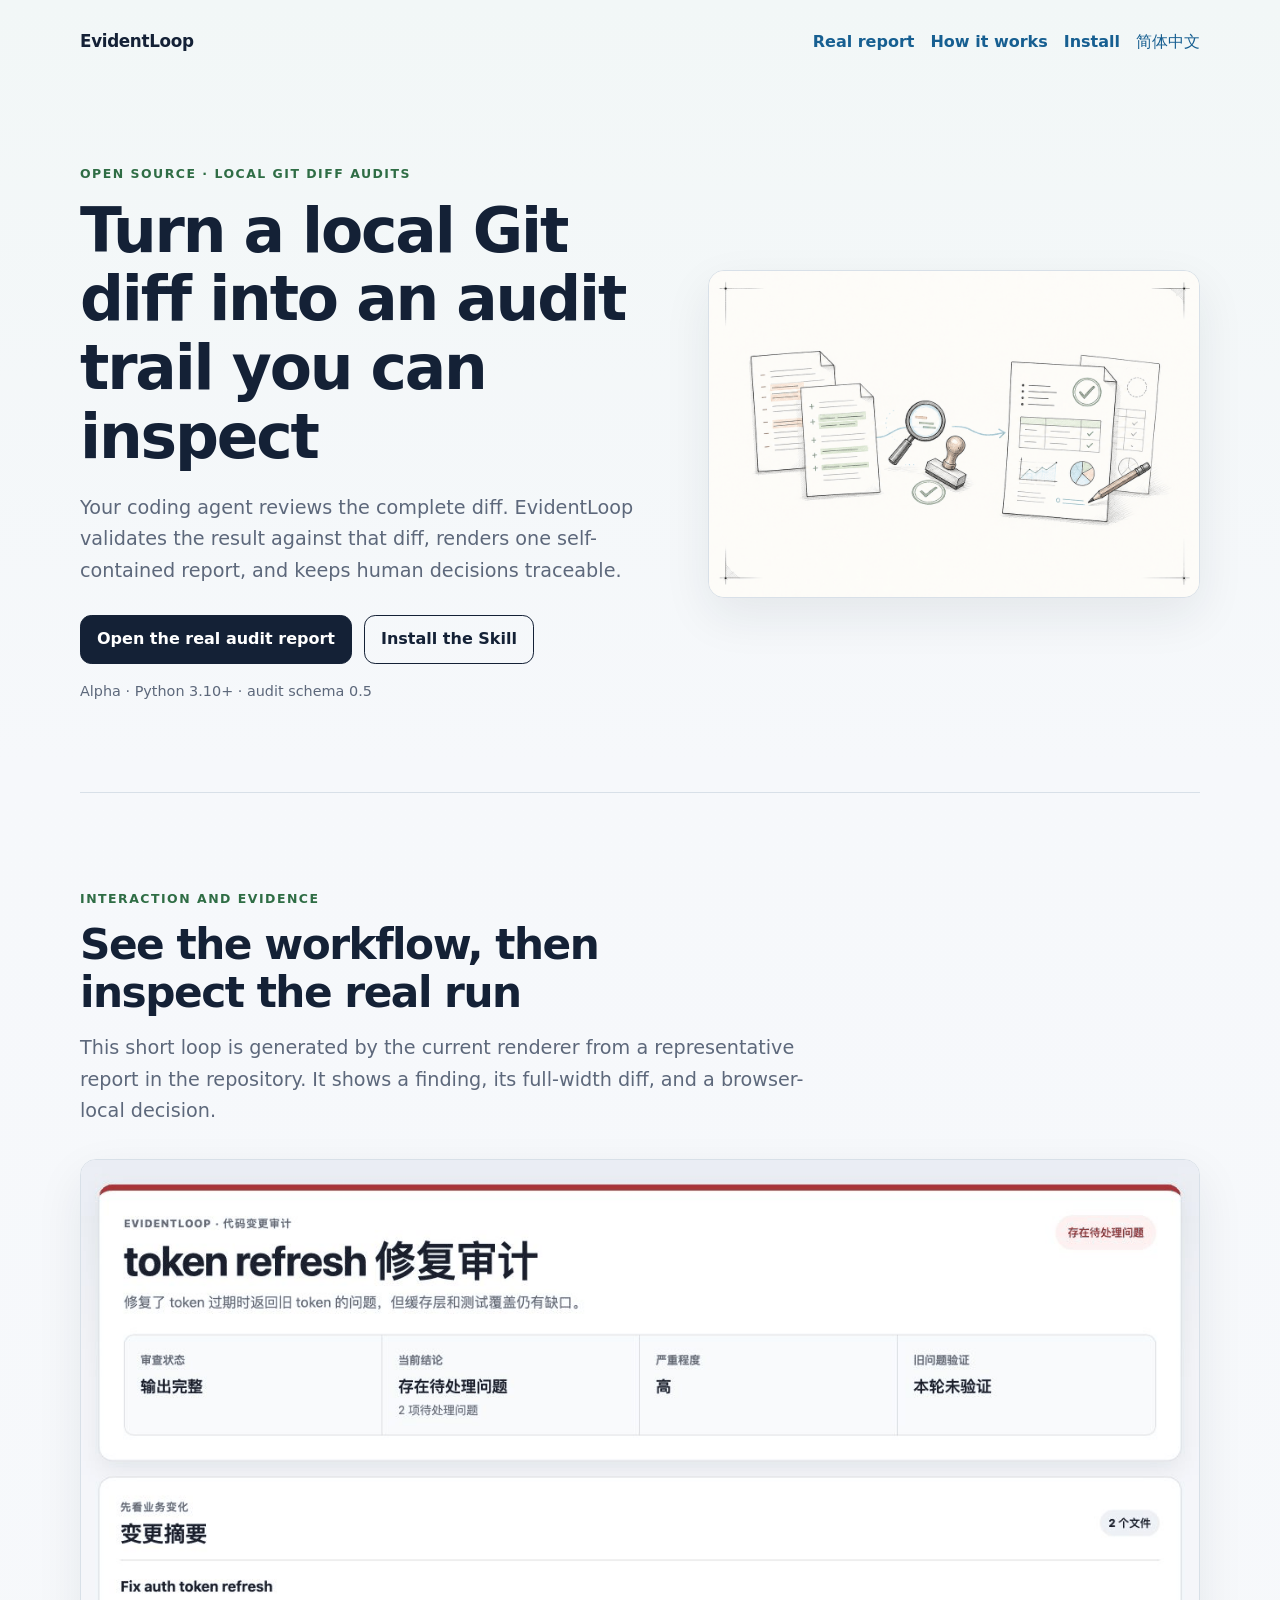
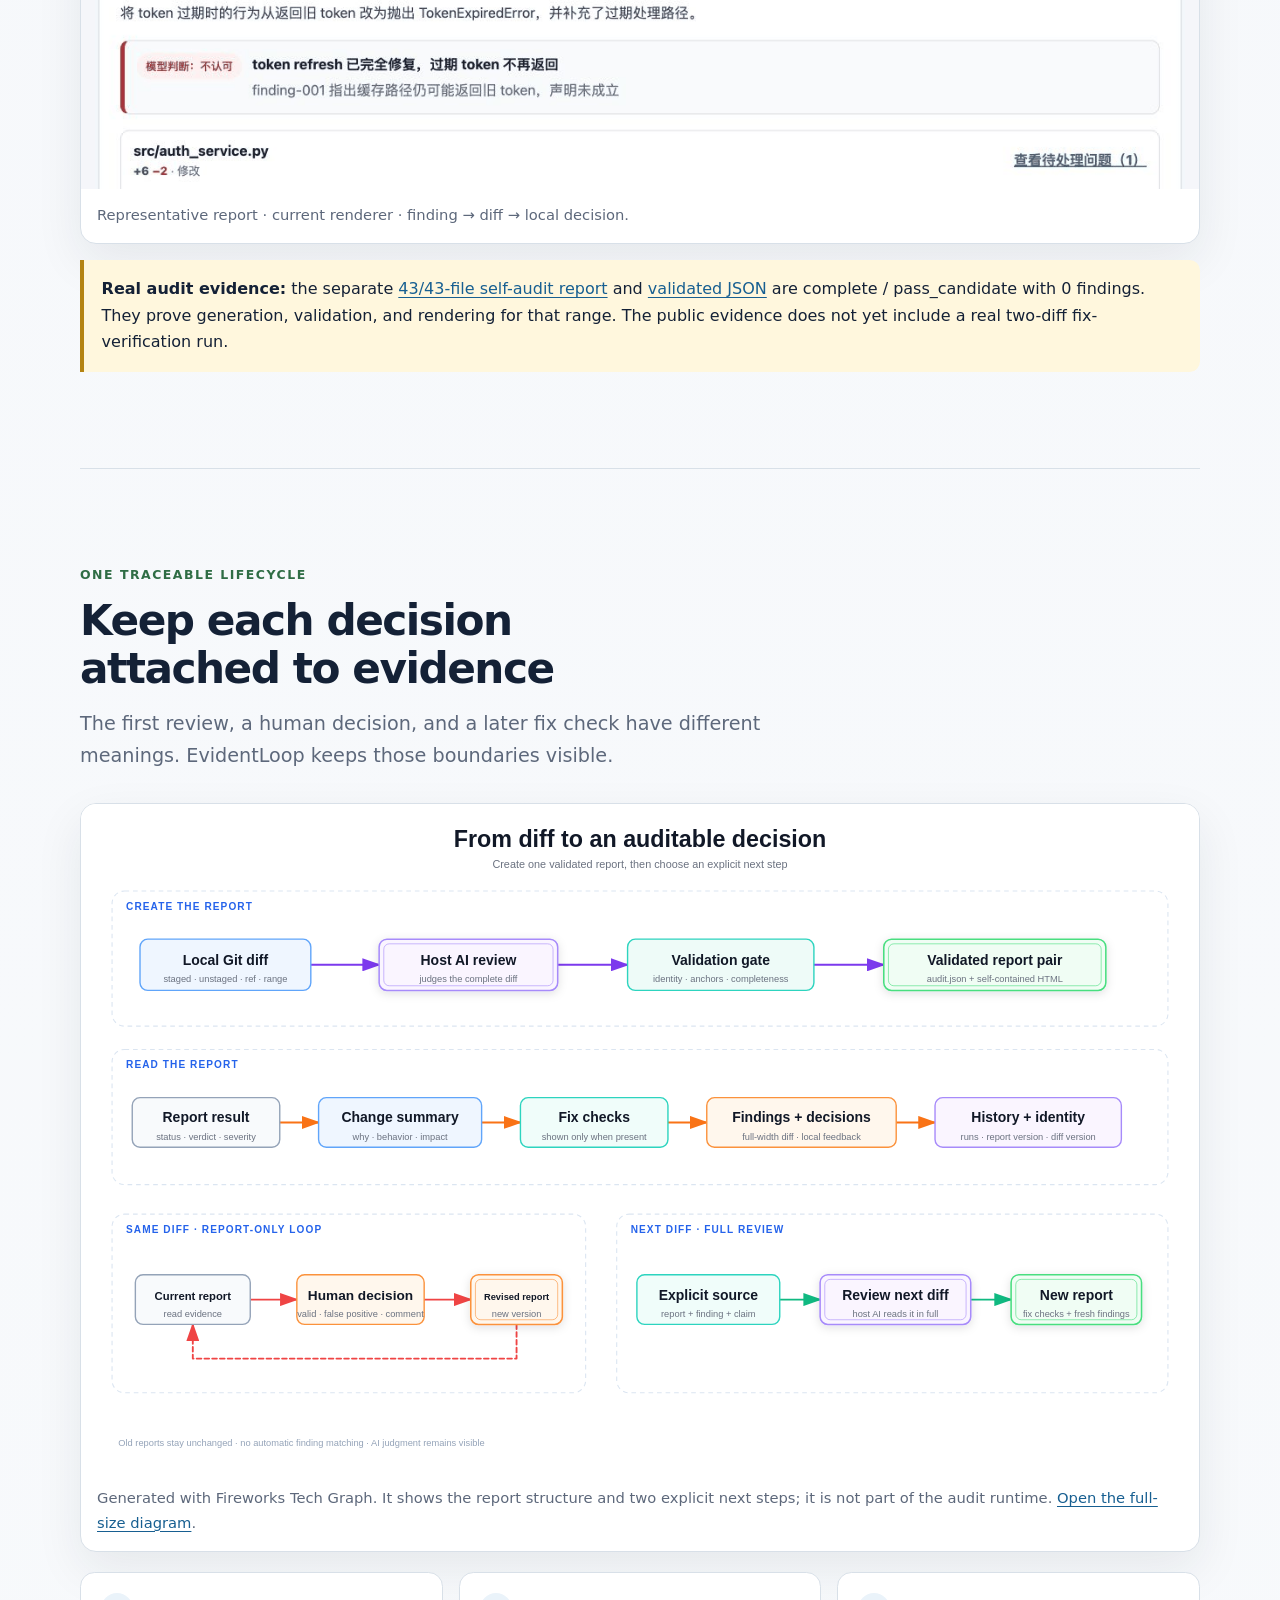
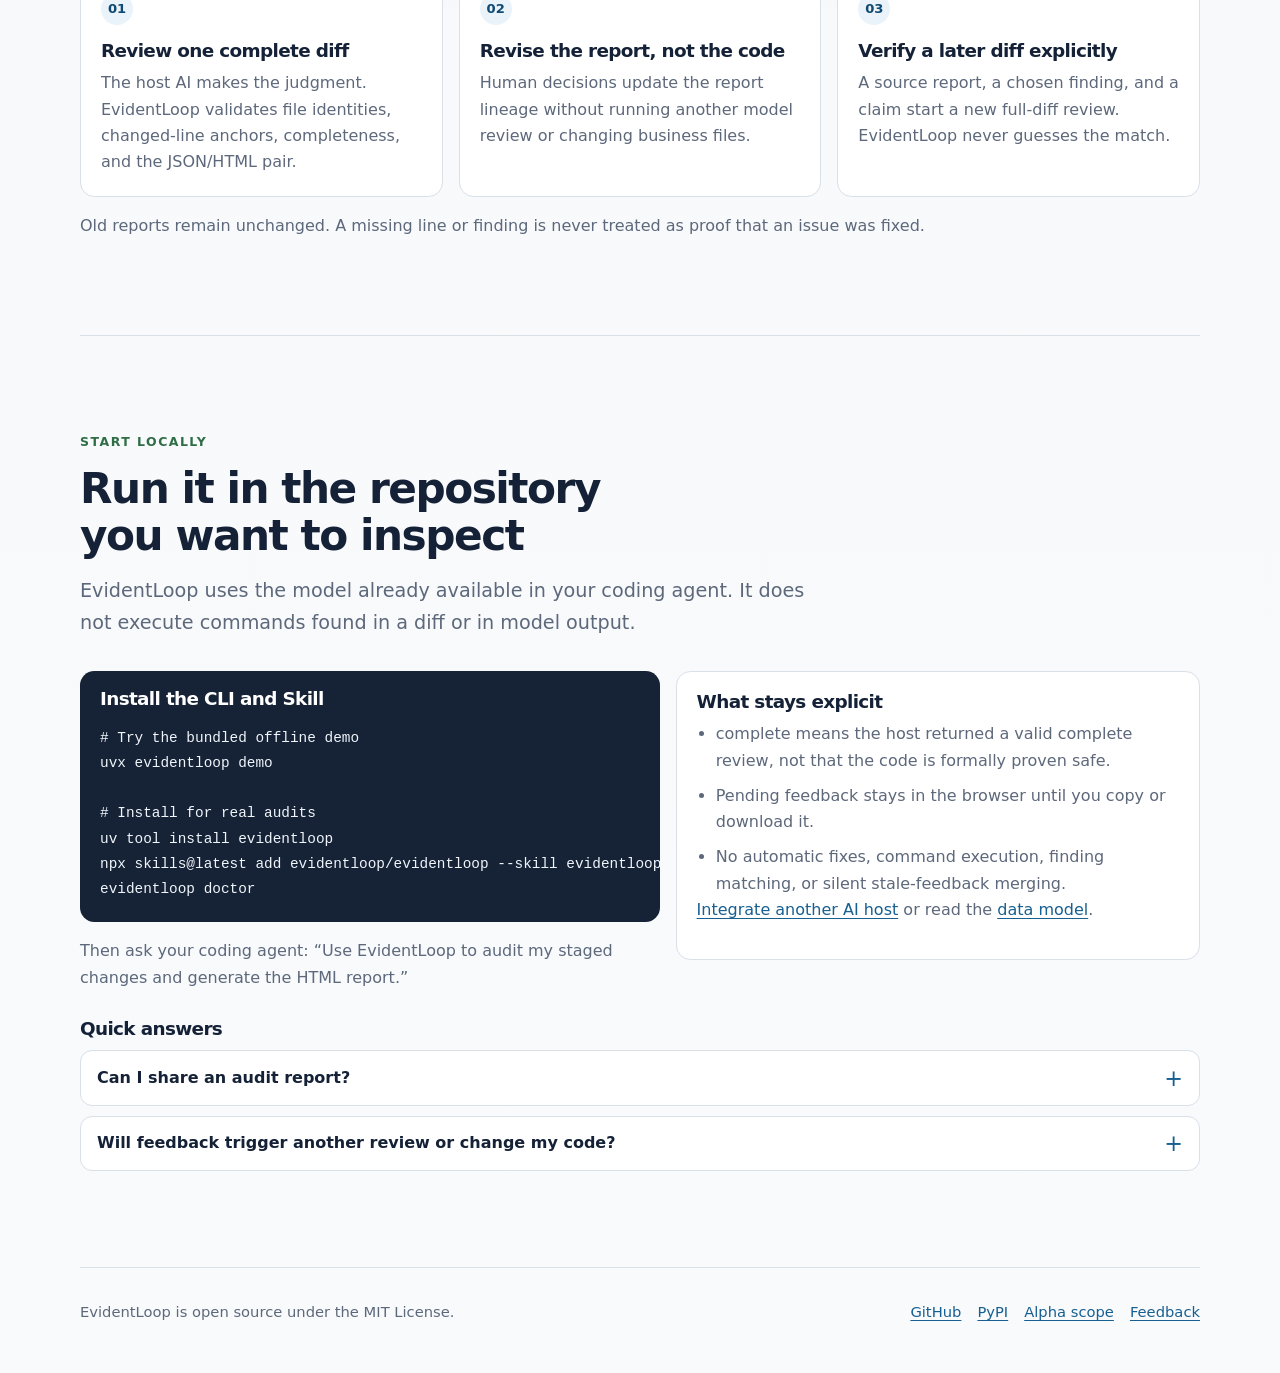
<file: docs/index.html>
<!doctype html>
<html lang="en">
<head>
  <meta charset="utf-8">
  <meta name="viewport" content="width=device-width, initial-scale=1">
  <title>EvidentLoop — Inspectable audit trails for local Git diffs</title>
  <meta name="description" content="Turn a local Git diff into a validated, self-contained audit report with traceable human decisions and explicit fix verification.">
  <meta name="theme-color" content="#f3f6f9">
  <link rel="canonical" href="https://evidentloop.github.io/evidentloop/">
  <link rel="alternate" hreflang="en" href="https://evidentloop.github.io/evidentloop/">
  <link rel="alternate" hreflang="zh-CN" href="https://evidentloop.github.io/evidentloop/zh-CN.html">
  <link rel="alternate" hreflang="x-default" href="https://evidentloop.github.io/evidentloop/">
  <link rel="stylesheet" href="./assets/site.css">
  <meta property="og:type" content="website">
  <meta property="og:title" content="EvidentLoop — Inspectable audit trails for local Git diffs">
  <meta property="og:description" content="Review the complete diff, validate the report, and keep later decisions linked to evidence.">
  <meta property="og:url" content="https://evidentloop.github.io/evidentloop/">
  <meta property="og:image" content="https://evidentloop.github.io/evidentloop/assets/evidentloop-report-loop.png">
  <meta property="og:locale" content="en_US">
  <meta name="twitter:card" content="summary_large_image">
</head>
<body>
  <a class="skip-link" href="#content">Skip to content</a>

  <header class="site-header">
    <nav class="site-nav" aria-label="Primary navigation">
      <a class="brand" href="./">EvidentLoop</a>
      <div class="nav-links">
        <a href="#proof">Real report</a>
        <a href="#how">How it works</a>
        <a href="#start">Install</a>
        <a href="./zh-CN.html" lang="zh-CN">简体中文</a>
      </div>
    </nav>

    <div class="hero">
      <div>
        <p class="eyebrow">Open source · Local Git diff audits</p>
        <h1>Turn a local Git diff into an audit trail you can inspect</h1>
        <p class="lead">Your coding agent reviews the complete diff. EvidentLoop validates the result against that diff, renders one self-contained report, and keeps human decisions traceable.</p>
        <div class="actions">
          <a class="button" href="./examples/evidentloop-dogfood-v05/audit.html">Open the real audit report</a>
          <a class="button button-secondary" href="#start">Install the Skill</a>
        </div>
        <p class="version-note">Alpha · Python 3.10+ · audit schema 0.5</p>
      </div>

      <figure class="hero-visual">
        <img src="./assets/evidentloop-hero-sketch.png" width="1200" height="800" alt="A handdrawn local diff flowing through validation into a report that keeps an earlier copy and a human pencil decision">
      </figure>
    </div>
  </header>

  <main id="content">
    <section class="page-section" id="proof" aria-labelledby="proof-title">
      <p class="eyebrow">Interaction and evidence</p>
      <h2 id="proof-title">See the workflow, then inspect the real run</h2>
      <p class="section-intro">This short loop is generated by the current renderer from a representative report in the repository. It shows a finding, its full-width diff, and a browser-local decision.</p>
      <figure class="media-frame">
        <picture>
          <source media="(prefers-reduced-motion: reduce)" srcset="./assets/evidentloop-report-loop.png">
          <img src="./assets/evidentloop-report-loop.gif" width="1280" height="720" loading="lazy" alt="A representative EvidentLoop report showing a finding, full-width diff, and a browser-local false-positive decision">
        </picture>
        <figcaption>Representative report · current renderer · finding → diff → local decision.</figcaption>
      </figure>
      <div class="evidence-note">
        <p><strong>Real audit evidence:</strong> the separate <a href="./examples/evidentloop-dogfood-v05/audit.html">43/43-file self-audit report</a> and <a href="./examples/evidentloop-dogfood-v05/audit.json">validated JSON</a> are <code>complete / pass_candidate</code> with 0 findings. They prove generation, validation, and rendering for that range. The public evidence does not yet include a real two-diff fix-verification run.</p>
      </div>
    </section>

    <section class="page-section" id="how" aria-labelledby="how-title">
      <p class="eyebrow">One traceable lifecycle</p>
      <h2 id="how-title">Keep each decision attached to evidence</h2>
      <p class="section-intro">The first review, a human decision, and a later fix check have different meanings. EvidentLoop keeps those boundaries visible.</p>
      <figure class="media-frame">
        <img src="./assets/evidentloop-lifecycle.svg" width="1440" height="860" loading="lazy" alt="EvidentLoop report creation, report reading order, same-diff decision loop, and explicit next-diff fix verification">
        <figcaption>Generated with Fireworks Tech Graph. It shows the report structure and two explicit next steps; it is not part of the audit runtime. <a href="./assets/evidentloop-lifecycle.svg">Open the full-size diagram</a>.</figcaption>
      </figure>
      <ol class="steps">
        <li>
          <span class="step-number" aria-hidden="true">01</span>
          <h3>Review one complete diff</h3>
          <p>The host AI makes the judgment. EvidentLoop validates file identities, changed-line anchors, completeness, and the JSON/HTML pair.</p>
        </li>
        <li>
          <span class="step-number" aria-hidden="true">02</span>
          <h3>Revise the report, not the code</h3>
          <p>Human decisions update the report lineage without running another model review or changing business files.</p>
        </li>
        <li>
          <span class="step-number" aria-hidden="true">03</span>
          <h3>Verify a later diff explicitly</h3>
          <p>A source report, a chosen finding, and a claim start a new full-diff review. EvidentLoop never guesses the match.</p>
        </li>
      </ol>
      <p class="lifecycle-note">Old reports remain unchanged. A missing line or finding is never treated as proof that an issue was fixed.</p>
    </section>

    <section class="page-section" id="start" aria-labelledby="start-title">
      <p class="eyebrow">Start locally</p>
      <h2 id="start-title">Run it in the repository you want to inspect</h2>
      <p class="section-intro">EvidentLoop uses the model already available in your coding agent. It does not execute commands found in a diff or in model output.</p>
      <div class="start-grid">
        <div>
          <div class="command-card">
            <h3>Install the CLI and Skill</h3>
            <pre><code># Try the bundled offline demo
uvx evidentloop demo

# Install for real audits
uv tool install evidentloop
npx skills@latest add evidentloop/evidentloop --skill evidentloop -g
evidentloop doctor</code></pre>
          </div>
          <p class="prompt">Then ask your coding agent: <q>Use EvidentLoop to audit my staged changes and generate the HTML report.</q></p>
        </div>
        <aside class="boundary-card" aria-labelledby="boundaries-title">
          <h3 id="boundaries-title">What stays explicit</h3>
          <ul>
            <li><code>complete</code> means the host returned a valid complete review, not that the code is formally proven safe.</li>
            <li>Pending feedback stays in the browser until you copy or download it.</li>
            <li>No automatic fixes, command execution, finding matching, or silent stale-feedback merging.</li>
          </ul>
          <p><a href="https://github.com/evidentloop/evidentloop/blob/main/docs/ai-host-integration.md">Integrate another AI host</a> or read the <a href="https://github.com/evidentloop/evidentloop/blob/main/docs/data-model.md">data model</a>.</p>
        </aside>
      </div>

      <div class="quick-answers" aria-labelledby="answers-title">
        <h3 id="answers-title">Quick answers</h3>
        <details>
          <summary>Can I share an audit report?</summary>
          <p>Yes. The HTML is self-contained and works on static hosting. Redact anything sensitive first; browser-local decisions are not uploaded automatically.</p>
        </details>
        <details>
          <summary>Will feedback trigger another review or change my code?</summary>
          <p>No. Feedback on the same diff only revises the report pair. Changing code and verifying a later diff are separate actions.</p>
        </details>
      </div>
    </section>
  </main>

  <footer class="site-footer">
    <p>EvidentLoop is open source under the MIT License.</p>
    <nav class="footer-links" aria-label="Project links">
      <a href="https://github.com/evidentloop/evidentloop">GitHub</a>
      <a href="https://pypi.org/project/evidentloop/">PyPI</a>
      <a href="https://github.com/evidentloop/evidentloop/blob/main/docs/v0-scope.md">Alpha scope</a>
      <a href="https://github.com/evidentloop/evidentloop/issues">Feedback</a>
    </nav>
  </footer>
</body>
</html>
</file>
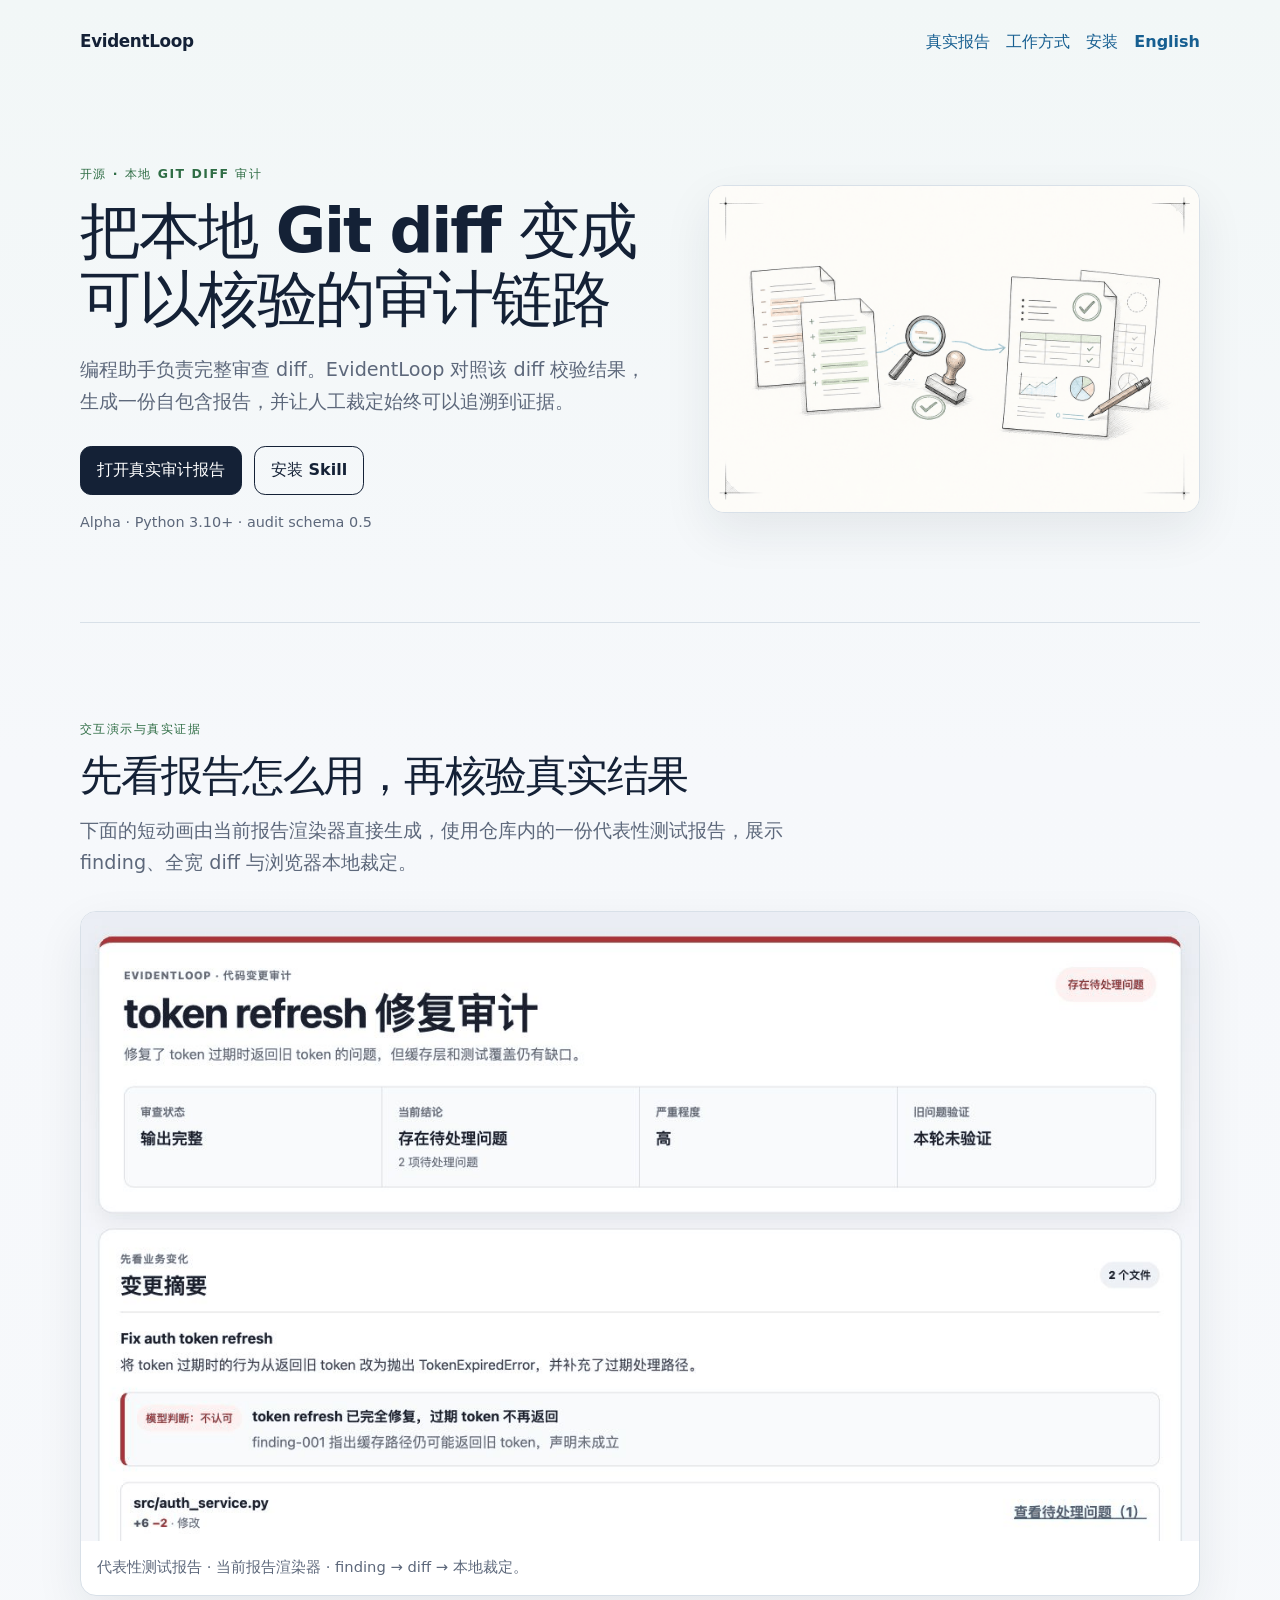
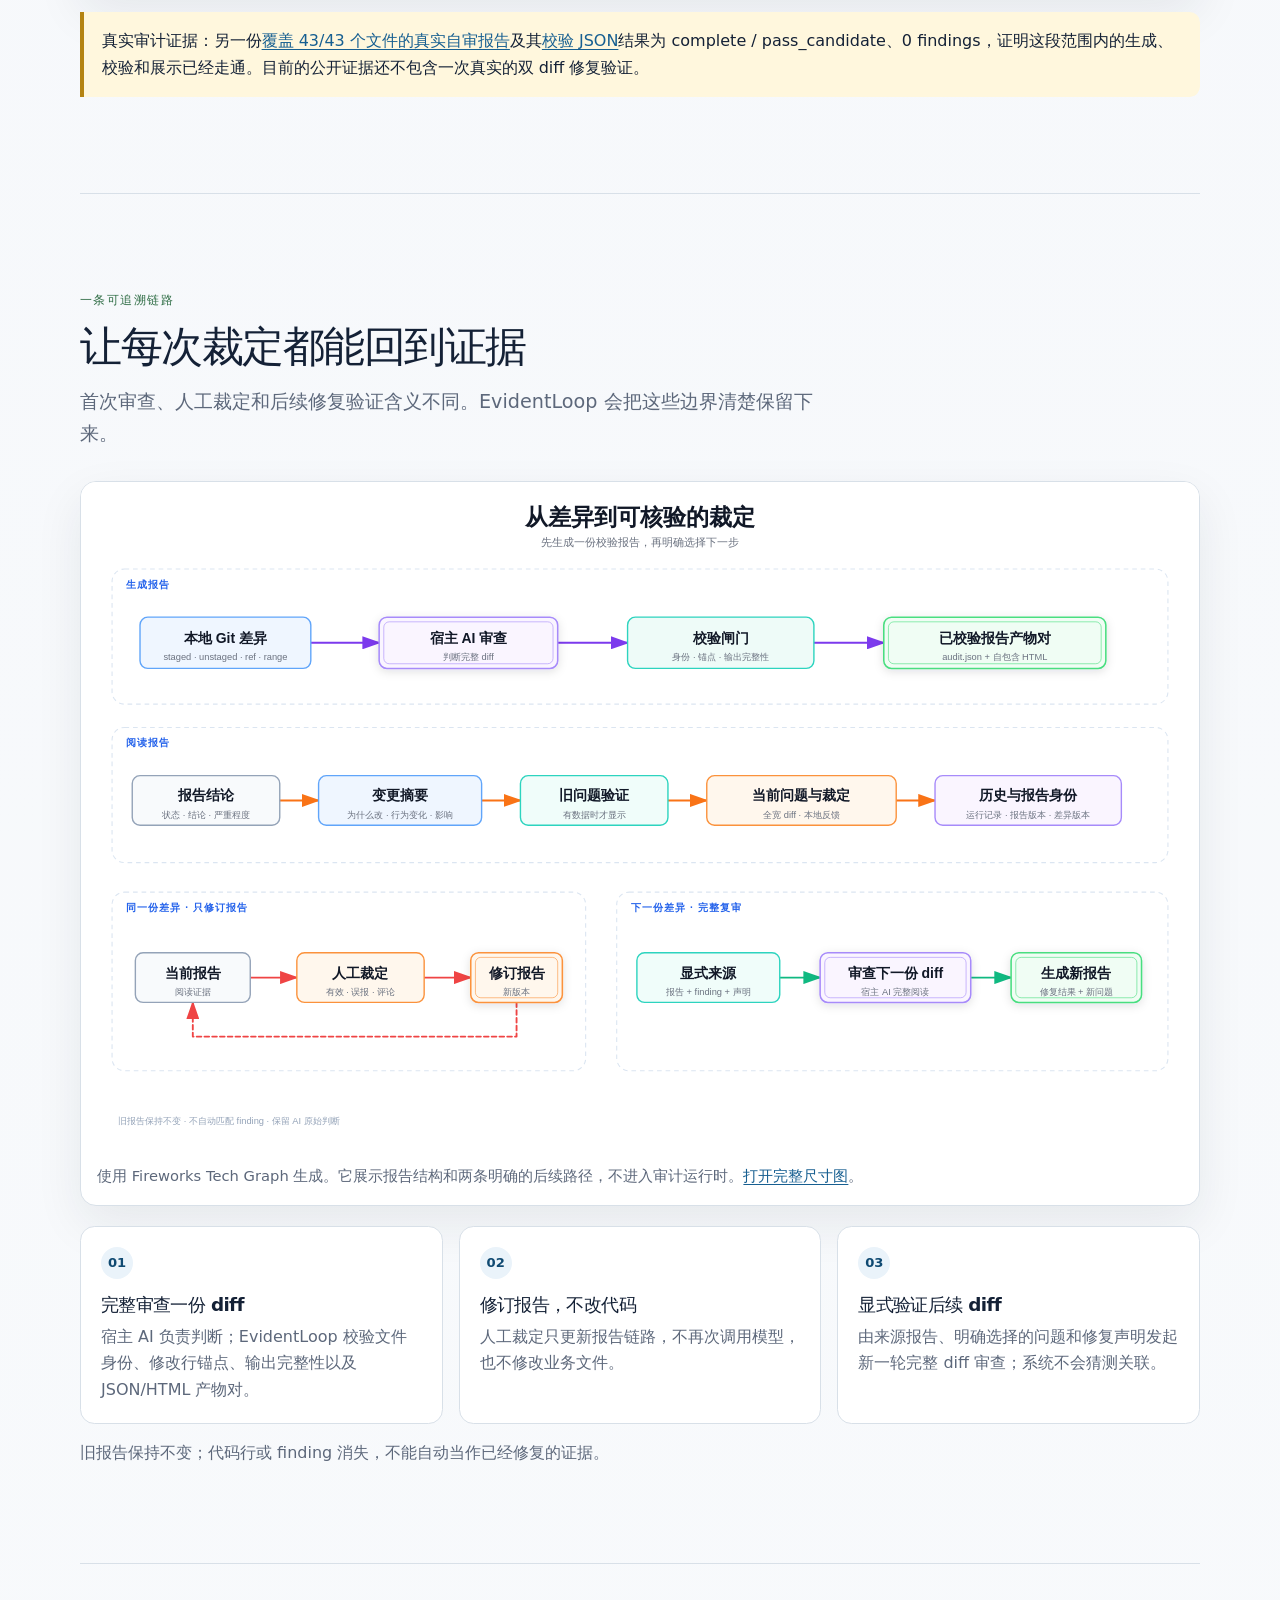
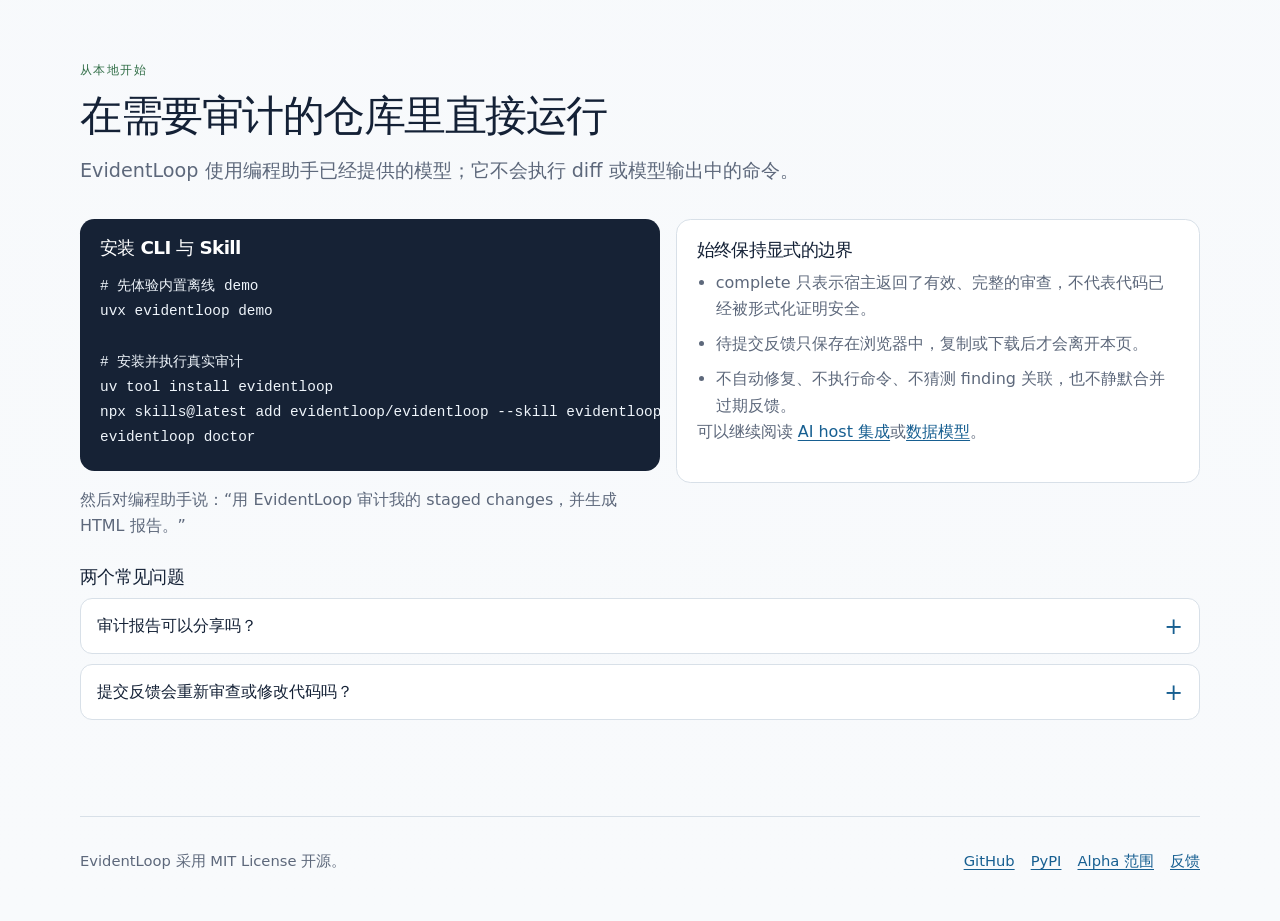
<file: docs/zh-CN.html>
<!doctype html>
<html lang="zh-CN">
<head>
  <meta charset="utf-8">
  <meta name="viewport" content="width=device-width, initial-scale=1">
  <title>EvidentLoop — 把本地 Git diff 变成可核验的审计链路</title>
  <meta name="description" content="把本地 Git diff 变成经过校验的单文件审计报告，让人工裁定和后续修复验证都有明确证据。">
  <meta name="theme-color" content="#f3f6f9">
  <link rel="canonical" href="https://evidentloop.github.io/evidentloop/zh-CN.html">
  <link rel="alternate" hreflang="en" href="https://evidentloop.github.io/evidentloop/">
  <link rel="alternate" hreflang="zh-CN" href="https://evidentloop.github.io/evidentloop/zh-CN.html">
  <link rel="alternate" hreflang="x-default" href="https://evidentloop.github.io/evidentloop/">
  <link rel="stylesheet" href="./assets/site.css">
  <meta property="og:type" content="website">
  <meta property="og:title" content="EvidentLoop — 把本地 Git diff 变成可核验的审计链路">
  <meta property="og:description" content="完整审查 diff、校验报告，并让后续裁定始终可以追溯到证据。">
  <meta property="og:url" content="https://evidentloop.github.io/evidentloop/zh-CN.html">
  <meta property="og:image" content="https://evidentloop.github.io/evidentloop/assets/evidentloop-report-loop.png">
  <meta property="og:locale" content="zh_CN">
  <meta name="twitter:card" content="summary_large_image">
</head>
<body>
  <a class="skip-link" href="#content">跳到正文</a>

  <header class="site-header">
    <nav class="site-nav" aria-label="主导航">
      <a class="brand" href="./zh-CN.html">EvidentLoop</a>
      <div class="nav-links">
        <a href="#proof">真实报告</a>
        <a href="#how">工作方式</a>
        <a href="#start">安装</a>
        <a href="./" lang="en">English</a>
      </div>
    </nav>

    <div class="hero">
      <div>
        <p class="eyebrow">开源 · 本地 Git diff 审计</p>
        <h1>把本地 Git diff 变成可以核验的审计链路</h1>
        <p class="lead">编程助手负责完整审查 diff。EvidentLoop 对照该 diff 校验结果，生成一份自包含报告，并让人工裁定始终可以追溯到证据。</p>
        <div class="actions">
          <a class="button" href="./examples/evidentloop-dogfood-v05/audit.html">打开真实审计报告</a>
          <a class="button button-secondary" href="#start">安装 Skill</a>
        </div>
        <p class="version-note">Alpha · Python 3.10+ · audit schema 0.5</p>
      </div>

      <figure class="hero-visual">
        <img src="./assets/evidentloop-hero-sketch.png" width="1200" height="800" alt="手绘的本地差异经过校验生成报告，旧报告继续保留，人工用铅笔记录裁定">
      </figure>
    </div>
  </header>

  <main id="content">
    <section class="page-section" id="proof" aria-labelledby="proof-title">
      <p class="eyebrow">交互演示与真实证据</p>
      <h2 id="proof-title">先看报告怎么用，再核验真实结果</h2>
      <p class="section-intro">下面的短动画由当前报告渲染器直接生成，使用仓库内的一份代表性测试报告，展示 finding、全宽 diff 与浏览器本地裁定。</p>
      <figure class="media-frame">
        <picture>
          <source media="(prefers-reduced-motion: reduce)" srcset="./assets/evidentloop-report-loop.png">
          <img src="./assets/evidentloop-report-loop.gif" width="1280" height="720" loading="lazy" alt="代表性的 EvidentLoop 报告，展示 finding、全宽 diff 与浏览器本地误报裁定">
        </picture>
        <figcaption>代表性测试报告 · 当前报告渲染器 · finding → diff → 本地裁定。</figcaption>
      </figure>
      <div class="evidence-note">
        <p><strong>真实审计证据：</strong>另一份<a href="./examples/evidentloop-dogfood-v05/audit.html">覆盖 43/43 个文件的真实自审报告</a>及其<a href="./examples/evidentloop-dogfood-v05/audit.json">校验 JSON</a>结果为 <code>complete / pass_candidate</code>、0 findings，证明这段范围内的生成、校验和展示已经走通。目前的公开证据还不包含一次真实的双 diff 修复验证。</p>
      </div>
    </section>

    <section class="page-section" id="how" aria-labelledby="how-title">
      <p class="eyebrow">一条可追溯链路</p>
      <h2 id="how-title">让每次裁定都能回到证据</h2>
      <p class="section-intro">首次审查、人工裁定和后续修复验证含义不同。EvidentLoop 会把这些边界清楚保留下来。</p>
      <figure class="media-frame">
        <img src="./assets/evidentloop-lifecycle-zh-CN.svg" width="1440" height="860" loading="lazy" alt="EvidentLoop 的报告生成、报告阅读顺序、同 diff 裁定循环和显式跨 diff 修复验证">
        <figcaption>使用 Fireworks Tech Graph 生成。它展示报告结构和两条明确的后续路径，不进入审计运行时。<a href="./assets/evidentloop-lifecycle-zh-CN.svg">打开完整尺寸图</a>。</figcaption>
      </figure>
      <ol class="steps">
        <li>
          <span class="step-number" aria-hidden="true">01</span>
          <h3>完整审查一份 diff</h3>
          <p>宿主 AI 负责判断；EvidentLoop 校验文件身份、修改行锚点、输出完整性以及 JSON/HTML 产物对。</p>
        </li>
        <li>
          <span class="step-number" aria-hidden="true">02</span>
          <h3>修订报告，不改代码</h3>
          <p>人工裁定只更新报告链路，不再次调用模型，也不修改业务文件。</p>
        </li>
        <li>
          <span class="step-number" aria-hidden="true">03</span>
          <h3>显式验证后续 diff</h3>
          <p>由来源报告、明确选择的问题和修复声明发起新一轮完整 diff 审查；系统不会猜测关联。</p>
        </li>
      </ol>
      <p class="lifecycle-note">旧报告保持不变；代码行或 finding 消失，不能自动当作已经修复的证据。</p>
    </section>

    <section class="page-section" id="start" aria-labelledby="start-title">
      <p class="eyebrow">从本地开始</p>
      <h2 id="start-title">在需要审计的仓库里直接运行</h2>
      <p class="section-intro">EvidentLoop 使用编程助手已经提供的模型；它不会执行 diff 或模型输出中的命令。</p>
      <div class="start-grid">
        <div>
          <div class="command-card">
            <h3>安装 CLI 与 Skill</h3>
            <pre><code># 先体验内置离线 demo
uvx evidentloop demo

# 安装并执行真实审计
uv tool install evidentloop
npx skills@latest add evidentloop/evidentloop --skill evidentloop -g
evidentloop doctor</code></pre>
          </div>
          <p class="prompt">然后对编程助手说：<q>用 EvidentLoop 审计我的 staged changes，并生成 HTML 报告。</q></p>
        </div>
        <aside class="boundary-card" aria-labelledby="boundaries-title">
          <h3 id="boundaries-title">始终保持显式的边界</h3>
          <ul>
            <li><code>complete</code> 只表示宿主返回了有效、完整的审查，不代表代码已经被形式化证明安全。</li>
            <li>待提交反馈只保存在浏览器中，复制或下载后才会离开本页。</li>
            <li>不自动修复、不执行命令、不猜测 finding 关联，也不静默合并过期反馈。</li>
          </ul>
          <p>可以继续阅读 <a href="https://github.com/evidentloop/evidentloop/blob/main/docs/ai-host-integration.md">AI host 集成</a>或<a href="https://github.com/evidentloop/evidentloop/blob/main/docs/data-model.md">数据模型</a>。</p>
        </aside>
      </div>

      <div class="quick-answers" aria-labelledby="answers-title">
        <h3 id="answers-title">两个常见问题</h3>
        <details>
          <summary>审计报告可以分享吗？</summary>
          <p>可以。HTML 是自包含文件，适合静态托管；分享前请先脱敏，浏览器里的本地裁定不会自动上传。</p>
        </details>
        <details>
          <summary>提交反馈会重新审查或修改代码吗？</summary>
          <p>不会。同一份 diff 的反馈只修订报告产物；修改代码和验证后续 diff 是两项独立操作。</p>
        </details>
      </div>
    </section>
  </main>

  <footer class="site-footer">
    <p>EvidentLoop 采用 MIT License 开源。</p>
    <nav class="footer-links" aria-label="项目链接">
      <a href="https://github.com/evidentloop/evidentloop">GitHub</a>
      <a href="https://pypi.org/project/evidentloop/">PyPI</a>
      <a href="https://github.com/evidentloop/evidentloop/blob/main/docs/v0-scope.md">Alpha 范围</a>
      <a href="https://github.com/evidentloop/evidentloop/issues">反馈</a>
    </nav>
  </footer>
</body>
</html>
</file>
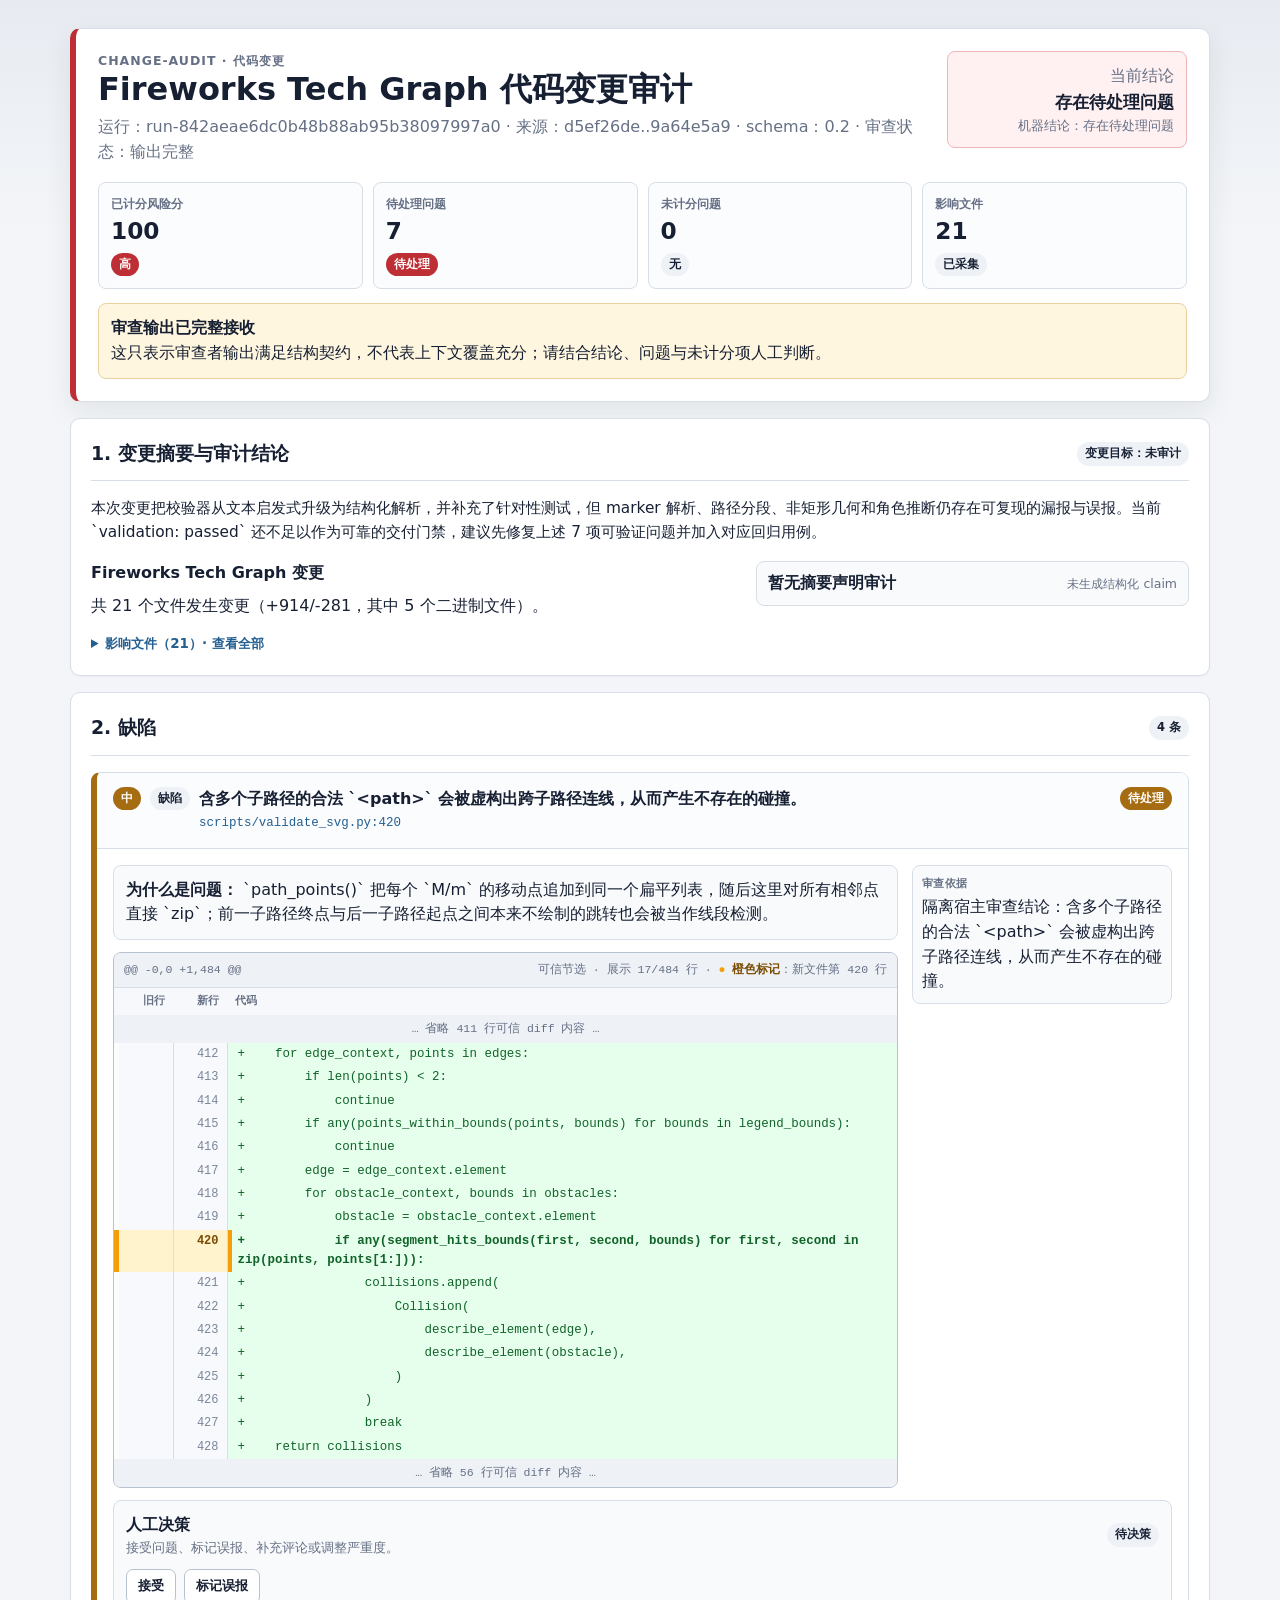
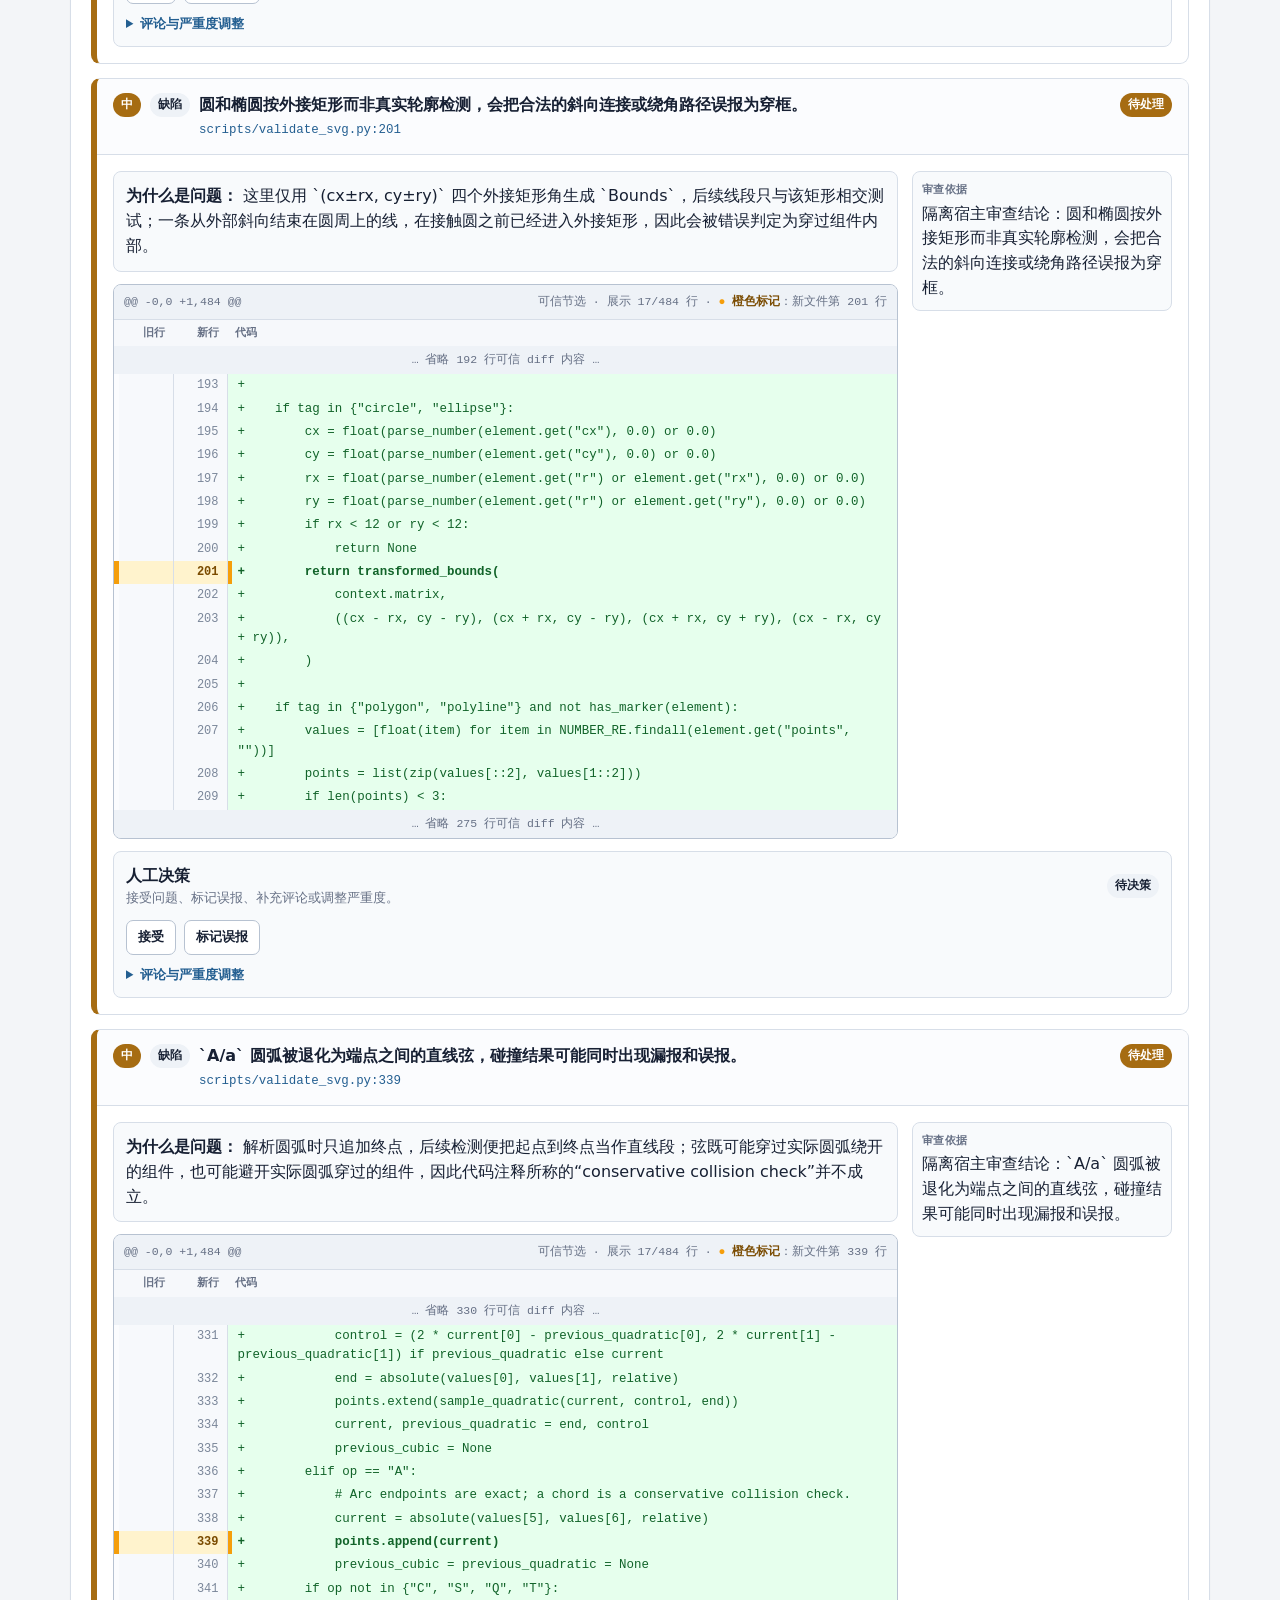
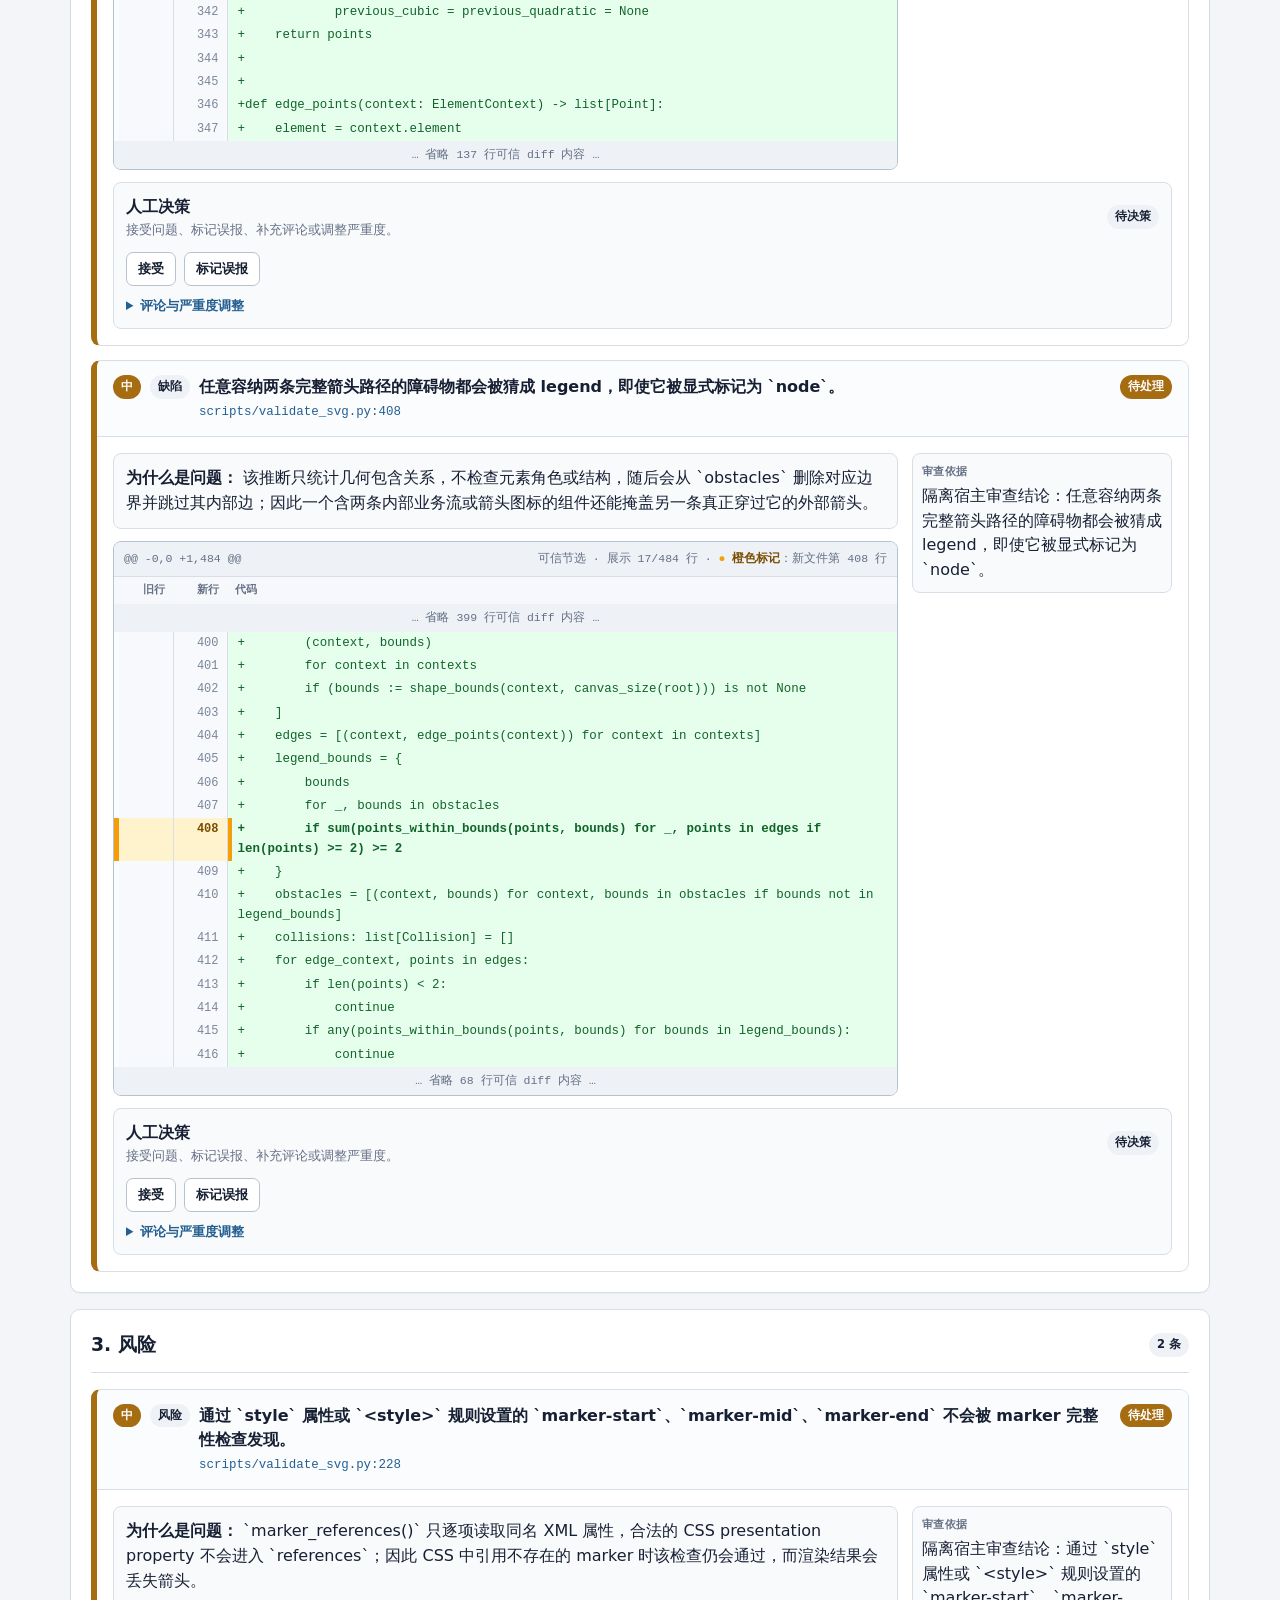
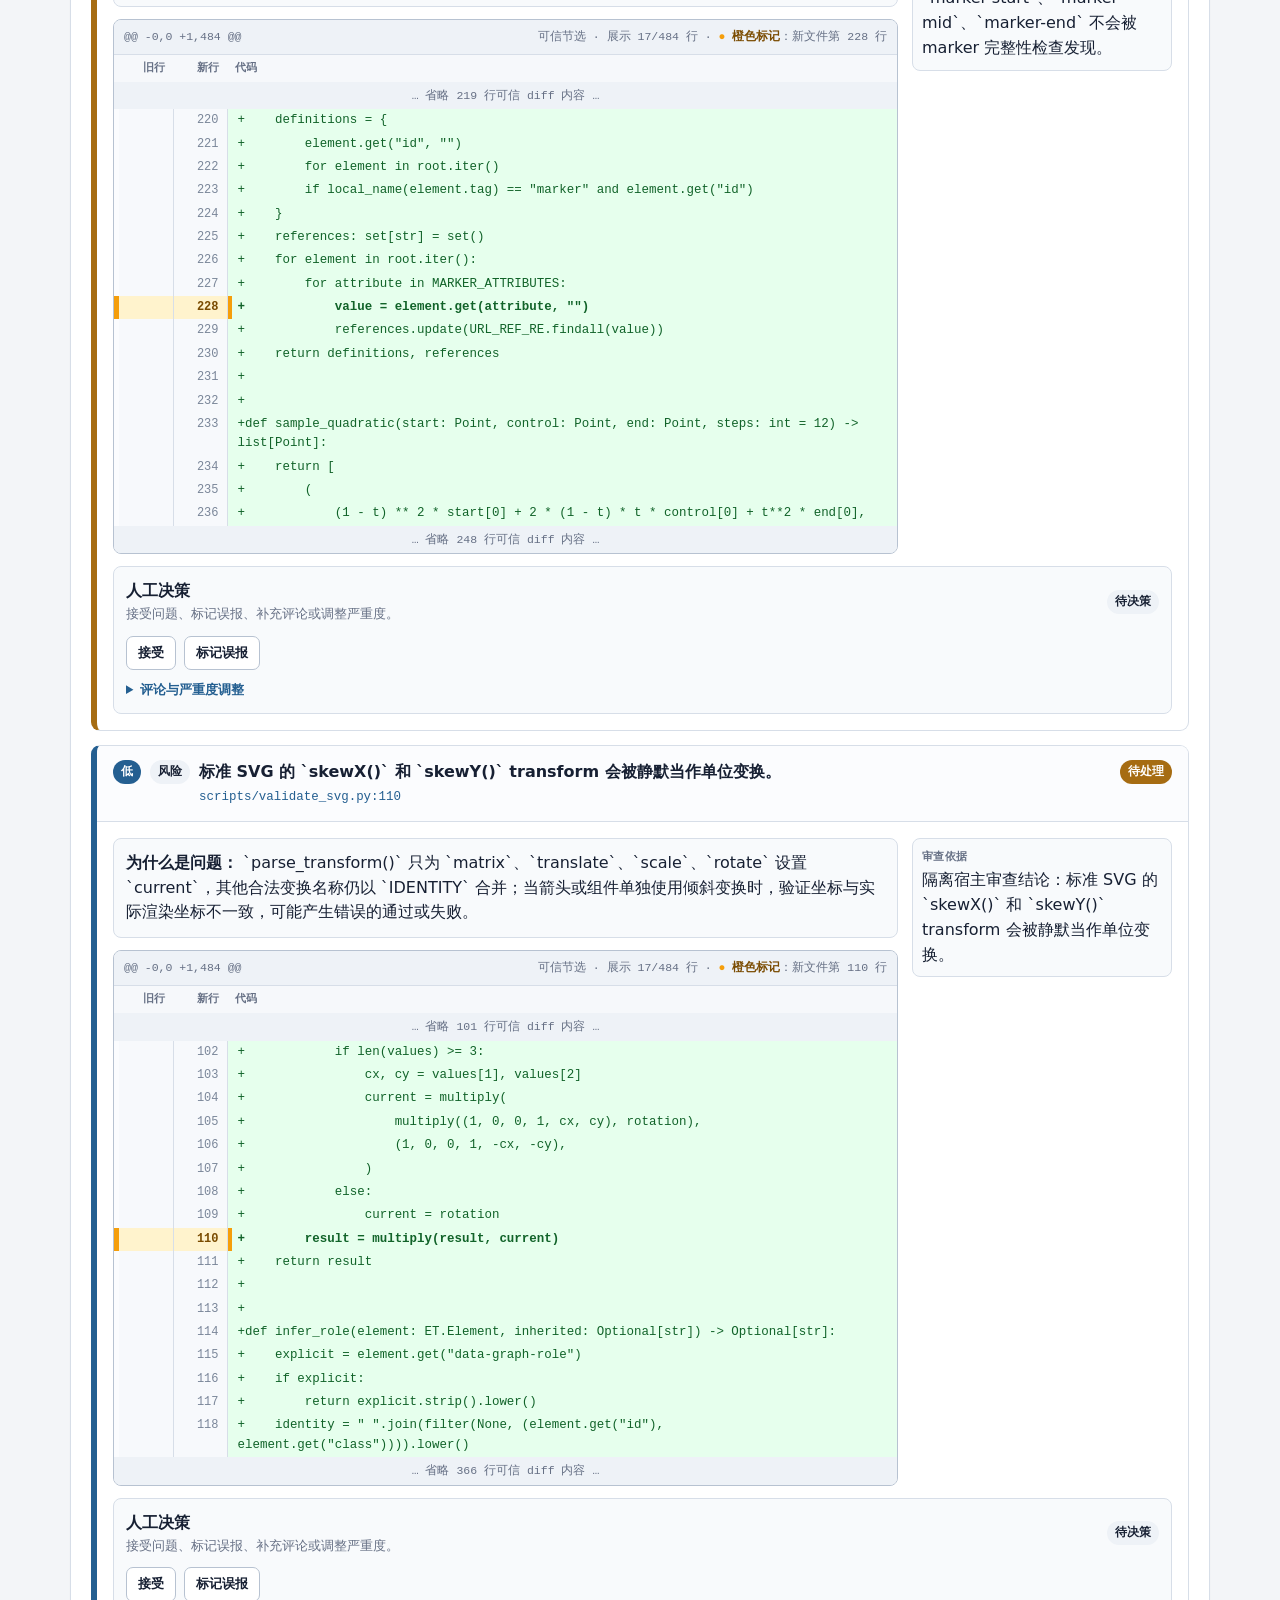
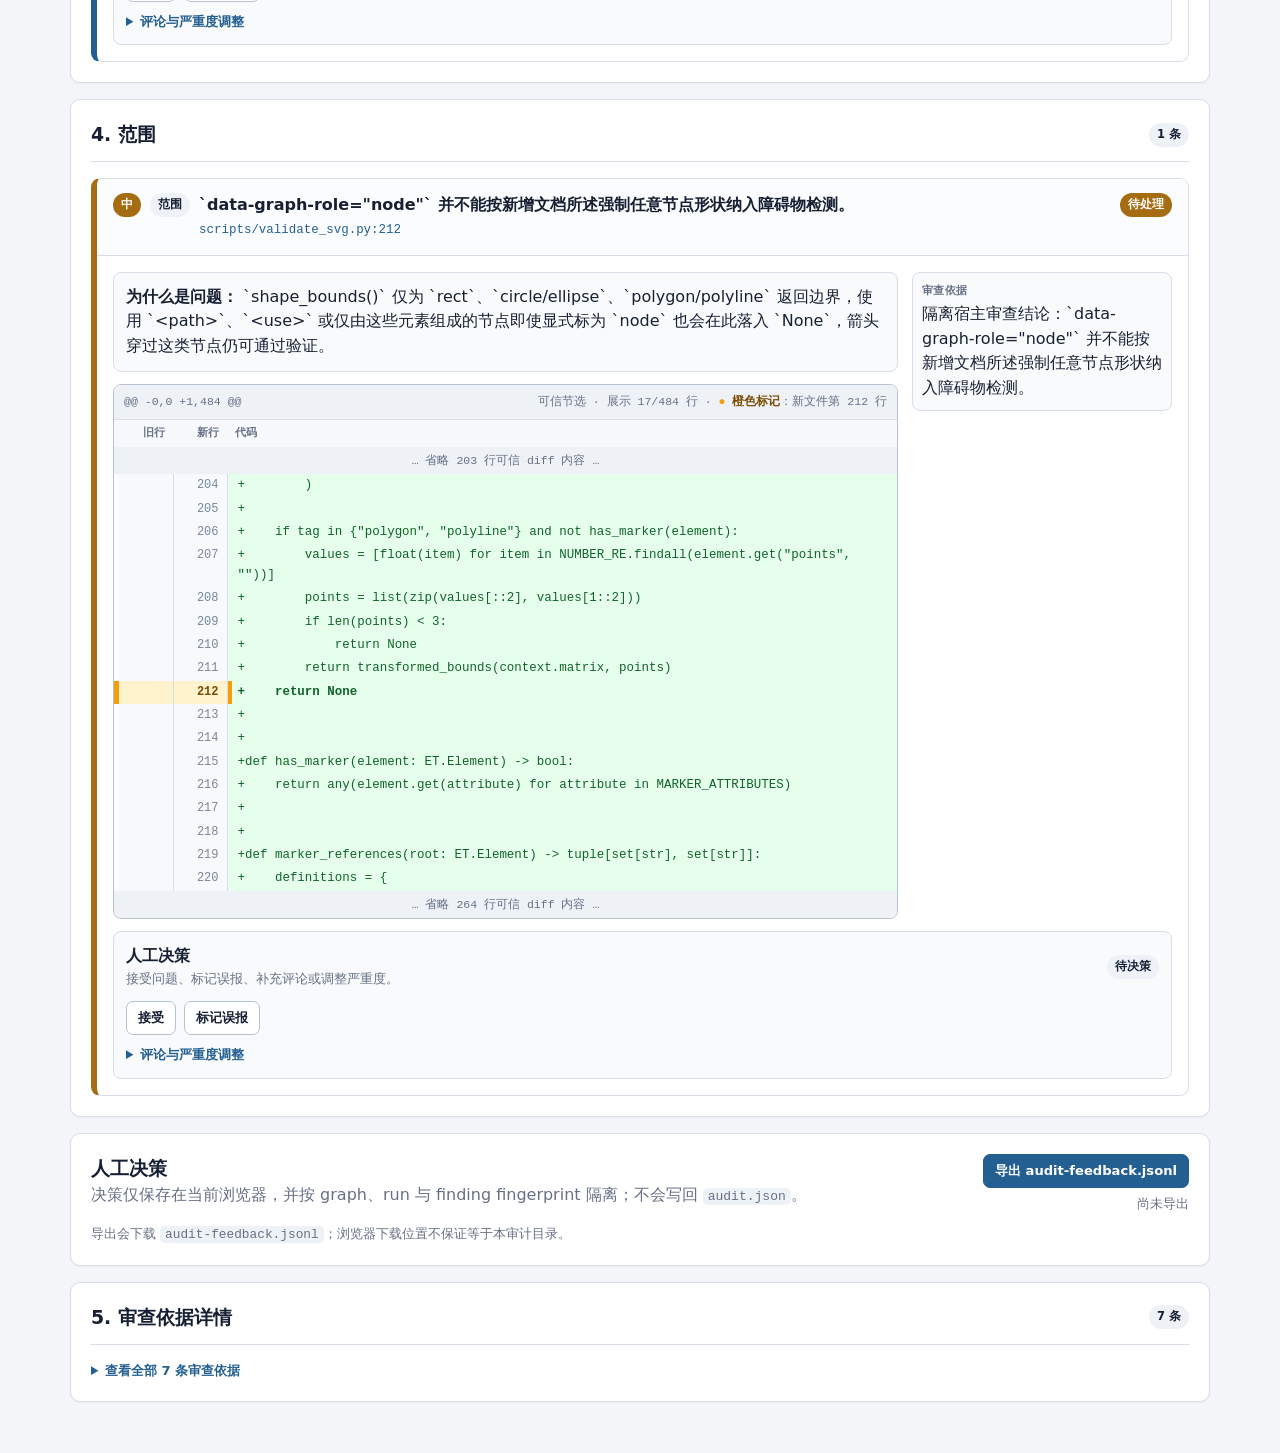
<file: docs/examples/dogfood-fireworks-tech-graph-v03/audit.html>
<!doctype html>
<html lang="zh-CN" data-renderer-version="0.2">
<head>
  <meta charset="utf-8">
  <meta name="viewport" content="width=device-width, initial-scale=1">
  <meta name="color-scheme" content="light">
  <title>Fireworks Tech Graph 代码变更审计 · change-audit</title>
  <style>:root {
  color-scheme: light;
  --bg: #f3f5f8;
  --panel: #ffffff;
  --text: #172033;
  --muted: #667085;
  --line: #d7dee8;
  --line-strong: #b7c2d1;
  --green: #17753b;
  --green-soft: #e7f6ec;
  --red: #bd2f35;
  --red-soft: #fff0f1;
  --amber: #a66c12;
  --amber-soft: #fff6df;
  --blue: #245f91;
  --blue-soft: #edf6ff;
  --code-bg: #fbfcfe;
  --code-add-bg: #e6ffed;
  --code-del-bg: #ffebe9;
  --code-add-text: #116329;
  --code-del-text: #82071e;
  --focus: #0e7490;
}

* { box-sizing: border-box; }

html { scroll-behavior: smooth; }

body {
  margin: 0;
  overflow-x: hidden;
  background: linear-gradient(180deg, #e7ebf1 0, var(--bg) 230px);
  color: var(--text);
  font-family: ui-sans-serif, system-ui, -apple-system, BlinkMacSystemFont, "Segoe UI", sans-serif;
  line-height: 1.55;
}

a { color: var(--blue); }
h1, h2, h3, p { margin-top: 0; }
h1 { margin-bottom: 6px; font-size: clamp(1.65rem, 4vw, 2rem); line-height: 1.2; }
h2 { margin-bottom: 0; font-size: 1.18rem; }
h3 { margin-bottom: 8px; font-size: 1rem; }
code { padding: 1px 5px; border-radius: 5px; background: #eef2f7; }

.report-shell {
  display: grid;
  width: min(1180px, 100%);
  margin: 0 auto;
  padding: 28px 20px 52px;
  gap: 16px;
}

.panel,
.hero {
  min-width: 0;
  border: 1px solid var(--line);
  border-radius: 10px;
  background: var(--panel);
  box-shadow: 0 1px 2px rgba(23, 32, 51, .04);
}

.hero {
  padding: 22px;
  border-left: 6px solid var(--blue);
  box-shadow: 0 10px 28px rgba(23, 32, 51, .08);
}

.hero.concerns { border-left-color: var(--red); }
.hero.pass_candidate { border-left-color: var(--green); }
.hero.needs_human_triage { border-left-color: var(--amber); }
.hero.inconclusive { border-left-color: var(--blue); }

.hero-top,
.section-title {
  display: flex;
  align-items: flex-start;
  justify-content: space-between;
  gap: 16px;
}

.hero-copy { min-width: 0; overflow-wrap: anywhere; }

.kicker {
  color: var(--muted);
  font-size: .78rem;
  font-weight: 800;
  letter-spacing: .08em;
  text-transform: uppercase;
}

.muted,
.ref { color: var(--muted); }
.ref { font-size: .8rem; overflow-wrap: anywhere; }

.verdict-box {
  flex: 0 0 240px;
  padding: 12px;
  border: 1px solid var(--line-strong);
  border-radius: 8px;
  background: var(--blue-soft);
  text-align: right;
}

.verdict-box strong { display: block; font-size: 1.08rem; overflow-wrap: anywhere; }
.hero.concerns .verdict-box { border-color: #f0b5b7; background: var(--red-soft); }
.hero.pass_candidate .verdict-box { border-color: #acd8bb; background: var(--green-soft); }
.hero.needs_human_triage .verdict-box { border-color: #ead09f; background: var(--amber-soft); }

.metric-grid {
  display: grid;
  grid-template-columns: repeat(4, minmax(0, 1fr));
  gap: 10px;
  margin-top: 18px;
}

.metric {
  min-width: 0;
  min-height: 88px;
  padding: 12px;
  border: 1px solid var(--line);
  border-radius: 8px;
  background: #fbfcfe;
}

.metric > span:first-child { display: block; color: var(--muted); font-size: .75rem; font-weight: 750; }
.metric strong { display: block; margin: 4px 0 6px; font-size: 1.45rem; line-height: 1.15; overflow-wrap: anywhere; }

.panel { padding: 20px; }
.section-title { align-items: center; margin-bottom: 16px; padding-bottom: 12px; border-bottom: 1px solid var(--line); }

.badge {
  display: inline-flex;
  align-items: center;
  justify-content: center;
  min-height: 22px;
  padding: 3px 8px;
  border-radius: 999px;
  color: #fff;
  font-size: .72rem;
  font-weight: 800;
  white-space: nowrap;
}

.badge.ok { background: var(--green); }
.badge.risk { background: var(--red); }
.badge.warn { background: var(--amber); }
.badge.info { background: var(--blue); }
.badge.soft { color: var(--text); background: #eef2f7; }

.status-callout,
.claim,
.finding-note,
.fix-inline,
.feedback-placeholder {
  padding: 12px;
  border: 1px solid var(--line);
  border-radius: 8px;
  background: #f8fafc;
}

.status-callout { margin-top: 14px; }
.status-callout.clean { border-color: #acd8bb; background: var(--green-soft); }
.status-callout.warning { border-color: #ead09f; background: var(--amber-soft); }
.status-callout.failure { border-color: #f0b5b7; background: var(--red-soft); }

.overall-summary { margin-bottom: 16px; font-size: .96rem; }
.summary-grid { display: grid; grid-template-columns: 1.2fr .8fr; align-items: start; gap: 16px; }
.summary-grid p,
.summary-grid strong { overflow-wrap: anywhere; }
.change-files { margin-top: 12px; }
.change-files > summary { cursor: pointer; color: var(--blue); font-size: .84rem; font-weight: 800; }
.change-files[open] > summary { margin-bottom: 10px; }
.change-list { display: grid; gap: 10px; margin-top: 12px; }
.file-change { display: grid; grid-template-columns: minmax(0, 1fr) auto; gap: 10px; padding: 10px 12px; border: 1px solid var(--line); border-radius: 8px; background: #fbfcfe; }
.file-path { color: var(--blue); font-family: ui-monospace, SFMono-Regular, Menlo, Consolas, monospace; font-size: .82rem; overflow-wrap: anywhere; }
.diff-stat { font-family: ui-monospace, SFMono-Regular, Menlo, Consolas, monospace; font-size: .8rem; white-space: nowrap; }
.add { color: var(--green); }
.del { color: var(--red); }
.claim-list { display: grid; align-self: start; align-content: start; gap: 10px; }
.claim-empty { display: flex; align-items: center; justify-content: space-between; gap: 10px; padding: 9px 11px; }
.claim-empty .muted { font-size: .78rem; }
.claim[data-status="challenged"] { border-left: 5px solid var(--red); background: var(--red-soft); }
.claim[data-status="supported"] { border-left: 5px solid var(--green); background: var(--green-soft); }
.claim[data-status="partial"] { border-left: 5px solid var(--amber); background: var(--amber-soft); }

.finding-stack { display: grid; gap: 14px; }
.finding-card { min-width: 0; overflow: hidden; border: 1px solid var(--line); border-radius: 9px; background: #fff; }
.finding-card.high { border-left: 6px solid var(--red); }
.finding-card.medium { border-left: 6px solid var(--amber); }
.finding-card.low,
.finding-card.note { border-left: 6px solid var(--blue); }

.finding-header { display: grid; grid-template-columns: auto auto minmax(0, 1fr) auto; align-items: start; gap: 9px; padding: 14px 16px; border-bottom: 1px solid var(--line); background: #fbfcfe; }
.finding-title { display: block; font-weight: 800; overflow-wrap: anywhere; }
.location { display: block; margin-top: 3px; color: var(--blue); font-family: ui-monospace, SFMono-Regular, Menlo, Consolas, monospace; font-size: .78rem; overflow-wrap: anywhere; }
.finding-body { padding: 16px; }
.finding-layout { display: grid; grid-template-columns: minmax(0, 1fr) 260px; gap: 14px; }
.finding-note { margin-bottom: 12px; }
.unanchored { border-color: #ead09f; background: var(--amber-soft); }

.hunk { min-width: 0; overflow: hidden; border: 1px solid var(--line-strong); border-radius: 8px; background: var(--code-bg); }
.hunk-caption { display: flex; flex-wrap: wrap; justify-content: space-between; gap: 10px; padding: 8px 10px; border-bottom: 1px solid var(--line); background: #eef2f7; color: var(--muted); font-family: ui-monospace, SFMono-Regular, Menlo, Consolas, monospace; font-size: .72rem; }
.hunk-scroll { max-width: 100%; overflow-x: auto; overscroll-behavior-inline: contain; }
.hunk-table { width: 100%; min-width: 0; border-collapse: collapse; table-layout: fixed; }
.hunk-table th { padding: 5px 8px; background: #f6f8fb; color: var(--muted); font-size: .68rem; text-align: right; }
.hunk-table th:first-child { width: 5px; padding: 0; }
.hunk-table th:nth-child(2),
.hunk-table th:nth-child(3) { width: 54px; }
.hunk-table th:last-child { text-align: left; }
.hunk-table td { border: 0; padding: 0; vertical-align: top; }
.hunk-stripe { width: 5px; background: transparent; }
.hunk-line-active .hunk-stripe { background: #f59e0b; }
.hunk-line-active .hunk-num { color: #7a4b00; background: #fff3cd; font-weight: 800; }
.hunk-line-active .hunk-code { box-shadow: inset 4px 0 0 #f59e0b; font-weight: 700; }
.hunk-num { width: 54px; padding: 2px 8px !important; border-right: 1px solid var(--line) !important; color: #7a8699; background: #f7f9fc; font-family: ui-monospace, SFMono-Regular, Menlo, Consolas, monospace; font-size: .75rem; text-align: right; user-select: none; }
.hunk-code { padding: 2px 10px !important; color: #1f2937; font-family: ui-monospace, SFMono-Regular, Menlo, Consolas, monospace; font-size: .78rem; white-space: pre-wrap; overflow-wrap: anywhere; word-break: break-word; }
.hunk-add .hunk-code { color: var(--code-add-text); background: var(--code-add-bg); }
.hunk-delete .hunk-code { color: var(--code-del-text); background: var(--code-del-bg); }
.hunk-meta .hunk-code { color: var(--muted); background: #f7f9fc; font-style: italic; }
.hunk-omitted-cell { padding: 5px 10px !important; color: var(--muted); background: #eef2f7; font-family: ui-monospace, SFMono-Regular, Menlo, Consolas, monospace; font-size: .72rem; text-align: center; }
.hunk-hit-key { color: #7a4b00; font-weight: 800; }
.hunk-hit-key::before { content: "● "; color: #f59e0b; }

.chain { display: grid; align-content: start; gap: 8px; }
.chain-row { padding: 9px; border: 1px solid var(--line); border-radius: 8px; background: #f8fafc; overflow-wrap: anywhere; }
.chain-label { display: block; margin-bottom: 3px; color: var(--muted); font-size: .7rem; font-weight: 800; letter-spacing: .04em; text-transform: uppercase; }
.fix-inline { margin-top: 12px; border-color: #b8d5ef; background: var(--blue-soft); }
.feedback-placeholder { display: block; margin-top: 12px; }
.feedback-heading,
.feedback-toolbar,
.feedback-comment-actions { display: flex; align-items: center; justify-content: space-between; gap: 12px; }
.feedback-toolbar { align-items: flex-start; }
.feedback-toolbar p:last-child { margin-bottom: 0; }
.feedback-export-actions { display: grid; justify-items: end; gap: 6px; flex: 0 0 auto; }
.feedback-controls { display: grid; gap: 10px; margin-top: 10px; }
.feedback-actions { display: flex; flex-wrap: wrap; gap: 8px; margin-top: 12px; }
.feedback-more,
.evidence-details { margin-top: 10px; }
.feedback-more > summary,
.evidence-details > summary { cursor: pointer; color: var(--blue); font-size: .82rem; font-weight: 800; }
.feedback-controls label { display: grid; gap: 5px; color: var(--muted); font-size: .78rem; font-weight: 750; }
.feedback-controls select,
.feedback-controls textarea { width: 100%; border: 1px solid var(--line-strong); border-radius: 7px; background: #fff; color: var(--text); font: inherit; }
.feedback-controls select { min-height: 36px; padding: 6px 9px; }
.feedback-controls textarea { min-height: 78px; padding: 9px; resize: vertical; }
.button { min-height: 34px; padding: 6px 11px; border: 1px solid var(--line-strong); border-radius: 7px; background: #fff; color: var(--text); font: inherit; font-size: .82rem; font-weight: 750; cursor: pointer; }
.button:hover { border-color: var(--blue); background: var(--blue-soft); }
.button:focus-visible,
.feedback-controls select:focus-visible,
.feedback-controls textarea:focus-visible { outline: 3px solid color-mix(in srgb, var(--focus) 35%, transparent); outline-offset: 2px; }
.button[aria-pressed="true"] { border-color: var(--blue); background: var(--blue); color: #fff; }
.button.primary { border-color: var(--blue); background: var(--blue); color: #fff; }
.button.primary:hover { background: #194d77; }

.data-table-wrap { max-width: 100%; overflow-x: auto; }
.data-table { width: 100%; min-width: 620px; border-collapse: collapse; }
.data-table th,
.data-table td { padding: 10px; border-bottom: 1px solid var(--line); text-align: left; vertical-align: top; }
.data-table th { color: var(--muted); font-size: .74rem; text-transform: uppercase; }

@media (max-width: 780px) {
  .report-shell { padding: 16px 12px 36px; }
  .hero-top,
  .section-title,
  .feedback-toolbar,
  .feedback-heading,
  .feedback-comment-actions { flex-direction: column; align-items: flex-start; }
  .section-title { align-items: flex-start; }
  .feedback-export-actions { width: 100%; justify-items: start; }
  .verdict-box { width: 100%; flex-basis: auto; text-align: left; }
  .metric-grid { grid-template-columns: repeat(2, minmax(0, 1fr)); }
  .summary-grid,
  .finding-layout { grid-template-columns: minmax(0, 1fr); }
  .finding-header { grid-template-columns: auto minmax(0, 1fr) auto; }
  .finding-header .category-badge { display: none; }
  .file-change { grid-template-columns: minmax(0, 1fr); }
  .diff-stat { white-space: normal; }
}

@media (max-width: 330px) {
  .metric-grid { grid-template-columns: minmax(0, 1fr); }
}

@media (max-width: 420px) {
  .panel,
  .hero { padding: 15px; }
  .finding-body { padding: 12px; }
  .claim-empty { align-items: flex-start; flex-direction: column; }
}

@media (prefers-reduced-motion: reduce) {
  *, *::before, *::after {
    scroll-behavior: auto !important;
    animation-duration: .01ms !important;
    animation-iteration-count: 1 !important;
    transition-duration: .01ms !important;
  }
}
</style>
</head>
<body>
  <main class="report-shell" data-graph-id="audit:run-842aeae6dc0b48b88ab95b38097997a0" data-run-id="run-842aeae6dc0b48b88ab95b38097997a0">
    <header class="hero concerns" data-node-id="run-842aeae6dc0b48b88ab95b38097997a0" data-node-type="run">
      <div class="hero-top">
        <div class="hero-copy">
          <div class="kicker">change-audit · 代码变更</div>
          <h1>Fireworks Tech Graph 代码变更审计</h1>
          <div class="muted">
运行：run-842aeae6dc0b48b88ab95b38097997a0 ·             来源：d5ef26de..9a64e5a9 · schema：0.2 · 审查状态：输出完整
          </div>
        </div>
        <div class="verdict-box">
          <span class="muted">当前结论</span>
          <strong>存在待处理问题</strong>
          <div class="ref">机器结论：存在待处理问题</div>
        </div>
      </div>

      <div class="metric-grid">
        <div class="metric">
          <span>已计分风险分</span>
          <strong>100</strong>
          <span class="badge risk">高</span>
        </div>
        <div class="metric">
          <span>待处理问题</span>
          <strong>7</strong>
          <span class="badge risk">待处理</span>
        </div>
        <div class="metric">
          <span>未计分问题</span>
          <strong>0</strong>
          <span class="badge soft">无</span>
        </div>
        <div class="metric">
          <span>影响文件</span>
          <strong>21</strong>
          <span class="badge soft">已采集</span>
        </div>
      </div>

      <div class="status-callout warning">
        <strong>审查输出已完整接收</strong>
        <div>这只表示审查者输出满足结构契约，不代表上下文覆盖充分；请结合结论、问题与未计分项人工判断。</div>
      </div>
    </header>

    <section class="panel" data-node-id="change-001" data-node-type="change">
      <div class="section-title">
        <h2>1. 变更摘要与审计结论</h2>
        <span class="badge soft">变更目标：未审计</span>
      </div>
<p class="overall-summary">本次变更把校验器从文本启发式升级为结构化解析，并补充了针对性测试，但 marker 解析、路径分段、非矩形几何和角色推断仍存在可复现的漏报与误报。当前 `validation: passed` 还不足以作为可靠的交付门禁，建议先修复上述 7 项可验证问题并加入对应回归用例。</p>      <div class="summary-grid summary-grid-empty-claim">
        <div>
            <article data-node-id="change-001" data-node-type="change" data-edge-id="edge-001">
              <h3>Fireworks Tech Graph 变更</h3>
              <p>共 21 个文件发生变更（+914/-281，其中 5 个二进制文件）。</p>
            </article>
          <details class="change-files">
            <summary>影响文件（21）· 查看全部</summary>
          <div class="change-list">
            <div class="file-change" data-node-id="file-001" data-node-type="file" data-edge-id="edge-002">
              <span class="file-path">.npmignore</span>
              <span class="diff-stat">
                <span class="add">+2</span>
                <span class="del">-0</span>
                · 修改              </span>
            </div>
            <div class="file-change" data-node-id="file-002" data-node-type="file" data-edge-id="edge-003">
              <span class="file-path">README.md</span>
              <span class="diff-stat">
                <span class="add">+55</span>
                <span class="del">-8</span>
                · 修改              </span>
            </div>
            <div class="file-change" data-node-id="file-003" data-node-type="file" data-edge-id="edge-004">
              <span class="file-path">README.zh.md</span>
              <span class="diff-stat">
                <span class="add">+56</span>
                <span class="del">-9</span>
                · 修改              </span>
            </div>
            <div class="file-change" data-node-id="file-004" data-node-type="file" data-edge-id="edge-005">
              <span class="file-path">SKILL.md</span>
              <span class="diff-stat">
                <span class="add">+19</span>
                <span class="del">-4</span>
                · 修改              </span>
            </div>
            <div class="file-change" data-node-id="file-005" data-node-type="file" data-edge-id="edge-006">
              <span class="file-path">assets/samples/sample-style1-flat.png</span>
              <span class="diff-stat">
                <span class="add">+0</span>
                <span class="del">-0</span>
                · 二进制              </span>
            </div>
            <div class="file-change" data-node-id="file-006" data-node-type="file" data-edge-id="edge-007">
              <span class="file-path">assets/samples/sample-style2-dark.png</span>
              <span class="diff-stat">
                <span class="add">+0</span>
                <span class="del">-0</span>
                · 二进制              </span>
            </div>
            <div class="file-change" data-node-id="file-007" data-node-type="file" data-edge-id="edge-008">
              <span class="file-path">assets/samples/sample-style3-blueprint.png</span>
              <span class="diff-stat">
                <span class="add">+0</span>
                <span class="del">-0</span>
                · 二进制              </span>
            </div>
            <div class="file-change" data-node-id="file-008" data-node-type="file" data-edge-id="edge-009">
              <span class="file-path">assets/samples/sample-style6-claude.png</span>
              <span class="diff-stat">
                <span class="add">+0</span>
                <span class="del">-0</span>
                · 二进制              </span>
            </div>
            <div class="file-change" data-node-id="file-009" data-node-type="file" data-edge-id="edge-010">
              <span class="file-path">assets/samples/sample-style8-dark-luxury.png</span>
              <span class="diff-stat">
                <span class="add">+0</span>
                <span class="del">-0</span>
                · 二进制              </span>
            </div>
            <div class="file-change" data-node-id="file-010" data-node-type="file" data-edge-id="edge-011">
              <span class="file-path">fixtures/dark-luxury-style8.svg</span>
              <span class="diff-stat">
                <span class="add">+76</span>
                <span class="del">-0</span>
                · 新增              </span>
            </div>
            <div class="file-change" data-node-id="file-011" data-node-type="file" data-edge-id="edge-012">
              <span class="file-path">fixtures/system-architecture-style6.json</span>
              <span class="diff-stat">
                <span class="add">+1</span>
                <span class="del">-1</span>
                · 修改              </span>
            </div>
            <div class="file-change" data-node-id="file-012" data-node-type="file" data-edge-id="edge-013">
              <span class="file-path">package.json</span>
              <span class="diff-stat">
                <span class="add">+5</span>
                <span class="del">-2</span>
                · 修改              </span>
            </div>
            <div class="file-change" data-node-id="file-013" data-node-type="file" data-edge-id="edge-014">
              <span class="file-path">references/style-6-claude-official.md</span>
              <span class="diff-stat">
                <span class="add">+9</span>
                <span class="del">-8</span>
                · 修改              </span>
            </div>
            <div class="file-change" data-node-id="file-014" data-node-type="file" data-edge-id="edge-015">
              <span class="file-path">references/style-7-openai.md</span>
              <span class="diff-stat">
                <span class="add">+2</span>
                <span class="del">-2</span>
                · 修改              </span>
            </div>
            <div class="file-change" data-node-id="file-015" data-node-type="file" data-edge-id="edge-016">
              <span class="file-path">references/svg-layout-best-practices.md</span>
              <span class="diff-stat">
                <span class="add">+5</span>
                <span class="del">-4</span>
                · 修改              </span>
            </div>
            <div class="file-change" data-node-id="file-016" data-node-type="file" data-edge-id="edge-017">
              <span class="file-path">scripts/README.md</span>
              <span class="diff-stat">
                <span class="add">+16</span>
                <span class="del">-8</span>
                · 修改              </span>
            </div>
            <div class="file-change" data-node-id="file-017" data-node-type="file" data-edge-id="edge-018">
              <span class="file-path">scripts/generate-diagram.sh</span>
              <span class="diff-stat">
                <span class="add">+2</span>
                <span class="del">-2</span>
                · 修改              </span>
            </div>
            <div class="file-change" data-node-id="file-018" data-node-type="file" data-edge-id="edge-019">
              <span class="file-path">scripts/test-all-styles.sh</span>
              <span class="diff-stat">
                <span class="add">+42</span>
                <span class="del">-4</span>
                · 修改              </span>
            </div>
            <div class="file-change" data-node-id="file-019" data-node-type="file" data-edge-id="edge-020">
              <span class="file-path">scripts/validate-svg.sh</span>
              <span class="diff-stat">
                <span class="add">+21</span>
                <span class="del">-229</span>
                · 修改              </span>
            </div>
            <div class="file-change" data-node-id="file-020" data-node-type="file" data-edge-id="edge-021">
              <span class="file-path">scripts/validate_svg.py</span>
              <span class="diff-stat">
                <span class="add">+484</span>
                <span class="del">-0</span>
                · 新增              </span>
            </div>
            <div class="file-change" data-node-id="file-021" data-node-type="file" data-edge-id="edge-022">
              <span class="file-path">tests/test_validate_svg.py</span>
              <span class="diff-stat">
                <span class="add">+119</span>
                <span class="del">-0</span>
                · 新增              </span>
            </div>
          </div>
</details>        </div>
        <div class="claim-list claim-list-empty">
          <div class="claim claim-empty" data-status="unknown">
            <strong>暂无摘要声明审计</strong>
            <span class="muted">未生成结构化 claim</span>
          </div>
        </div>
      </div>
    </section>

    <section class="panel findings-section" data-category="bug">
      <div class="section-title">
        <h2>2. 缺陷</h2>
        <span class="badge soft">4 条</span>
      </div>
      <div class="finding-stack">
        <article class="finding-card medium" data-node-id="finding-002" data-node-type="finding" data-category="bug" data-severity="medium" data-fingerprint="sha256:ce19485fd4f9b01e8ee78b55392d45e30e514908bff979147034a260fc33e5a2" data-edge-id="edge-025">
          <div class="finding-header">
            <span class="badge warn">中</span>
            <span class="badge soft category-badge">缺陷</span>
            <div>
              <span class="finding-title">含多个子路径的合法 `&lt;path&gt;` 会被虚构出跨子路径连线，从而产生不存在的碰撞。</span>
              <span class="location">
scripts/validate_svg.py:420              </span>
            </div>
            <span class="badge warn">待处理</span>
          </div>
          <div class="finding-body">
            <div class="finding-layout">
              <div>
                <div class="finding-note">
<strong>为什么是问题：</strong>                  `path_points()` 把每个 `M/m` 的移动点追加到同一个扁平列表，随后这里对所有相邻点直接 `zip`；前一子路径终点与后一子路径起点之间本来不绘制的跳转也会被当作线段检测。
                </div>

                <div class="hunk" data-hunk-id="hunk:2bddf7282f8e58a1:1:1">
                  <div class="hunk-caption">
                    <span>@@ -0,0 +1,484 @@</span>
                    <span>可信节选 · 展示 17/484 行 · <span class="hunk-hit-key">橙色标记</span>：新文件第 420 行</span>
                  </div>
                  <div class="hunk-scroll">
                    <table class="hunk-table" aria-label="可信 unified diff 证据">
                      <thead><tr><th></th><th>旧行</th><th>新行</th><th>代码</th></tr></thead>
                      <tbody>
                        <tr class="hunk-omitted">
                          <td class="hunk-omitted-cell" colspan="4">… 省略 411 行可信 diff 内容 …</td>
                        </tr>
                        <tr class="hunk-add">
                          <td class="hunk-stripe"></td>
                          <td class="hunk-num"></td>
                          <td class="hunk-num">412</td>
                          <td class="hunk-code">+    for edge_context, points in edges:</td>
                        </tr>
                        <tr class="hunk-add">
                          <td class="hunk-stripe"></td>
                          <td class="hunk-num"></td>
                          <td class="hunk-num">413</td>
                          <td class="hunk-code">+        if len(points) &lt; 2:</td>
                        </tr>
                        <tr class="hunk-add">
                          <td class="hunk-stripe"></td>
                          <td class="hunk-num"></td>
                          <td class="hunk-num">414</td>
                          <td class="hunk-code">+            continue</td>
                        </tr>
                        <tr class="hunk-add">
                          <td class="hunk-stripe"></td>
                          <td class="hunk-num"></td>
                          <td class="hunk-num">415</td>
                          <td class="hunk-code">+        if any(points_within_bounds(points, bounds) for bounds in legend_bounds):</td>
                        </tr>
                        <tr class="hunk-add">
                          <td class="hunk-stripe"></td>
                          <td class="hunk-num"></td>
                          <td class="hunk-num">416</td>
                          <td class="hunk-code">+            continue</td>
                        </tr>
                        <tr class="hunk-add">
                          <td class="hunk-stripe"></td>
                          <td class="hunk-num"></td>
                          <td class="hunk-num">417</td>
                          <td class="hunk-code">+        edge = edge_context.element</td>
                        </tr>
                        <tr class="hunk-add">
                          <td class="hunk-stripe"></td>
                          <td class="hunk-num"></td>
                          <td class="hunk-num">418</td>
                          <td class="hunk-code">+        for obstacle_context, bounds in obstacles:</td>
                        </tr>
                        <tr class="hunk-add">
                          <td class="hunk-stripe"></td>
                          <td class="hunk-num"></td>
                          <td class="hunk-num">419</td>
                          <td class="hunk-code">+            obstacle = obstacle_context.element</td>
                        </tr>
                        <tr class="hunk-add hunk-line-active" data-highlighted="true">
                          <td class="hunk-stripe"></td>
                          <td class="hunk-num"></td>
                          <td class="hunk-num">420</td>
                          <td class="hunk-code">+            if any(segment_hits_bounds(first, second, bounds) for first, second in zip(points, points[1:])):</td>
                        </tr>
                        <tr class="hunk-add">
                          <td class="hunk-stripe"></td>
                          <td class="hunk-num"></td>
                          <td class="hunk-num">421</td>
                          <td class="hunk-code">+                collisions.append(</td>
                        </tr>
                        <tr class="hunk-add">
                          <td class="hunk-stripe"></td>
                          <td class="hunk-num"></td>
                          <td class="hunk-num">422</td>
                          <td class="hunk-code">+                    Collision(</td>
                        </tr>
                        <tr class="hunk-add">
                          <td class="hunk-stripe"></td>
                          <td class="hunk-num"></td>
                          <td class="hunk-num">423</td>
                          <td class="hunk-code">+                        describe_element(edge),</td>
                        </tr>
                        <tr class="hunk-add">
                          <td class="hunk-stripe"></td>
                          <td class="hunk-num"></td>
                          <td class="hunk-num">424</td>
                          <td class="hunk-code">+                        describe_element(obstacle),</td>
                        </tr>
                        <tr class="hunk-add">
                          <td class="hunk-stripe"></td>
                          <td class="hunk-num"></td>
                          <td class="hunk-num">425</td>
                          <td class="hunk-code">+                    )</td>
                        </tr>
                        <tr class="hunk-add">
                          <td class="hunk-stripe"></td>
                          <td class="hunk-num"></td>
                          <td class="hunk-num">426</td>
                          <td class="hunk-code">+                )</td>
                        </tr>
                        <tr class="hunk-add">
                          <td class="hunk-stripe"></td>
                          <td class="hunk-num"></td>
                          <td class="hunk-num">427</td>
                          <td class="hunk-code">+                break</td>
                        </tr>
                        <tr class="hunk-add">
                          <td class="hunk-stripe"></td>
                          <td class="hunk-num"></td>
                          <td class="hunk-num">428</td>
                          <td class="hunk-code">+    return collisions</td>
                        </tr>
                        <tr class="hunk-omitted">
                          <td class="hunk-omitted-cell" colspan="4">… 省略 56 行可信 diff 内容 …</td>
                        </tr>
                      </tbody>
                    </table>
                  </div>
                </div>
              </div>

              <aside class="chain">
                <div class="chain-row">
                  <span class="chain-label">审查依据</span>
                  <span data-node-id="evidence-002" data-node-type="evidence" data-edge-id="edge-026">隔离宿主审查结论：含多个子路径的合法 `&lt;path&gt;` 会被虚构出跨子路径连线，从而产生不存在的碰撞。</span>
                </div>
              </aside>
            </div>


            <div class="feedback-placeholder" data-feedback-for="finding-002" data-fingerprint="sha256:ce19485fd4f9b01e8ee78b55392d45e30e514908bff979147034a260fc33e5a2">
              <div class="feedback-heading">
                <div><strong>人工决策</strong><div class="ref">接受问题、标记误报、补充评论或调整严重度。</div></div>
                <span class="badge soft" data-feedback-state>待决策</span>
              </div>
              <div class="feedback-actions" role="group" aria-label="问题决策">
                <button type="button" class="button" data-feedback-action="accept" aria-pressed="false">接受</button>
                <button type="button" class="button" data-feedback-action="false_positive" aria-pressed="false">标记误报</button>
              </div>
              <details class="feedback-more">
                <summary>评论与严重度调整</summary>
                <div class="feedback-controls">
                <label>
                  严重度调整
                  <select data-feedback-severity>
                    <option value="">保持原值</option>
                    <option value="high">高</option>
                    <option value="medium">中</option>
                    <option value="low">低</option>
                    <option value="note">提示</option>
                  </select>
                </label>
                <label>
                  评论
                  <textarea rows="3" maxlength="2000" placeholder="可选；清空后保存会移除已有评论" data-feedback-comment></textarea>
                </label>
                <div class="feedback-comment-actions">
                  <button type="button" class="button" data-feedback-action="comment">保存评论</button>
                  <span class="ref" role="status" aria-live="polite" data-feedback-message>尚未记录决策</span>
                </div>
                </div>
              </details>
            </div>
          </div>
        </article>
        <article class="finding-card medium" data-node-id="finding-003" data-node-type="finding" data-category="bug" data-severity="medium" data-fingerprint="sha256:20783a6ef3719c50359dfae67e1c72208434e33da610430942fbf85356ccf7ed" data-edge-id="edge-027">
          <div class="finding-header">
            <span class="badge warn">中</span>
            <span class="badge soft category-badge">缺陷</span>
            <div>
              <span class="finding-title">圆和椭圆按外接矩形而非真实轮廓检测，会把合法的斜向连接或绕角路径误报为穿框。</span>
              <span class="location">
scripts/validate_svg.py:201              </span>
            </div>
            <span class="badge warn">待处理</span>
          </div>
          <div class="finding-body">
            <div class="finding-layout">
              <div>
                <div class="finding-note">
<strong>为什么是问题：</strong>                  这里仅用 `(cx±rx, cy±ry)` 四个外接矩形角生成 `Bounds`，后续线段只与该矩形相交测试；一条从外部斜向结束在圆周上的线，在接触圆之前已经进入外接矩形，因此会被错误判定为穿过组件内部。
                </div>

                <div class="hunk" data-hunk-id="hunk:2bddf7282f8e58a1:1:1">
                  <div class="hunk-caption">
                    <span>@@ -0,0 +1,484 @@</span>
                    <span>可信节选 · 展示 17/484 行 · <span class="hunk-hit-key">橙色标记</span>：新文件第 201 行</span>
                  </div>
                  <div class="hunk-scroll">
                    <table class="hunk-table" aria-label="可信 unified diff 证据">
                      <thead><tr><th></th><th>旧行</th><th>新行</th><th>代码</th></tr></thead>
                      <tbody>
                        <tr class="hunk-omitted">
                          <td class="hunk-omitted-cell" colspan="4">… 省略 192 行可信 diff 内容 …</td>
                        </tr>
                        <tr class="hunk-add">
                          <td class="hunk-stripe"></td>
                          <td class="hunk-num"></td>
                          <td class="hunk-num">193</td>
                          <td class="hunk-code">+</td>
                        </tr>
                        <tr class="hunk-add">
                          <td class="hunk-stripe"></td>
                          <td class="hunk-num"></td>
                          <td class="hunk-num">194</td>
                          <td class="hunk-code">+    if tag in {&#34;circle&#34;, &#34;ellipse&#34;}:</td>
                        </tr>
                        <tr class="hunk-add">
                          <td class="hunk-stripe"></td>
                          <td class="hunk-num"></td>
                          <td class="hunk-num">195</td>
                          <td class="hunk-code">+        cx = float(parse_number(element.get(&#34;cx&#34;), 0.0) or 0.0)</td>
                        </tr>
                        <tr class="hunk-add">
                          <td class="hunk-stripe"></td>
                          <td class="hunk-num"></td>
                          <td class="hunk-num">196</td>
                          <td class="hunk-code">+        cy = float(parse_number(element.get(&#34;cy&#34;), 0.0) or 0.0)</td>
                        </tr>
                        <tr class="hunk-add">
                          <td class="hunk-stripe"></td>
                          <td class="hunk-num"></td>
                          <td class="hunk-num">197</td>
                          <td class="hunk-code">+        rx = float(parse_number(element.get(&#34;r&#34;) or element.get(&#34;rx&#34;), 0.0) or 0.0)</td>
                        </tr>
                        <tr class="hunk-add">
                          <td class="hunk-stripe"></td>
                          <td class="hunk-num"></td>
                          <td class="hunk-num">198</td>
                          <td class="hunk-code">+        ry = float(parse_number(element.get(&#34;r&#34;) or element.get(&#34;ry&#34;), 0.0) or 0.0)</td>
                        </tr>
                        <tr class="hunk-add">
                          <td class="hunk-stripe"></td>
                          <td class="hunk-num"></td>
                          <td class="hunk-num">199</td>
                          <td class="hunk-code">+        if rx &lt; 12 or ry &lt; 12:</td>
                        </tr>
                        <tr class="hunk-add">
                          <td class="hunk-stripe"></td>
                          <td class="hunk-num"></td>
                          <td class="hunk-num">200</td>
                          <td class="hunk-code">+            return None</td>
                        </tr>
                        <tr class="hunk-add hunk-line-active" data-highlighted="true">
                          <td class="hunk-stripe"></td>
                          <td class="hunk-num"></td>
                          <td class="hunk-num">201</td>
                          <td class="hunk-code">+        return transformed_bounds(</td>
                        </tr>
                        <tr class="hunk-add">
                          <td class="hunk-stripe"></td>
                          <td class="hunk-num"></td>
                          <td class="hunk-num">202</td>
                          <td class="hunk-code">+            context.matrix,</td>
                        </tr>
                        <tr class="hunk-add">
                          <td class="hunk-stripe"></td>
                          <td class="hunk-num"></td>
                          <td class="hunk-num">203</td>
                          <td class="hunk-code">+            ((cx - rx, cy - ry), (cx + rx, cy - ry), (cx + rx, cy + ry), (cx - rx, cy + ry)),</td>
                        </tr>
                        <tr class="hunk-add">
                          <td class="hunk-stripe"></td>
                          <td class="hunk-num"></td>
                          <td class="hunk-num">204</td>
                          <td class="hunk-code">+        )</td>
                        </tr>
                        <tr class="hunk-add">
                          <td class="hunk-stripe"></td>
                          <td class="hunk-num"></td>
                          <td class="hunk-num">205</td>
                          <td class="hunk-code">+</td>
                        </tr>
                        <tr class="hunk-add">
                          <td class="hunk-stripe"></td>
                          <td class="hunk-num"></td>
                          <td class="hunk-num">206</td>
                          <td class="hunk-code">+    if tag in {&#34;polygon&#34;, &#34;polyline&#34;} and not has_marker(element):</td>
                        </tr>
                        <tr class="hunk-add">
                          <td class="hunk-stripe"></td>
                          <td class="hunk-num"></td>
                          <td class="hunk-num">207</td>
                          <td class="hunk-code">+        values = [float(item) for item in NUMBER_RE.findall(element.get(&#34;points&#34;, &#34;&#34;))]</td>
                        </tr>
                        <tr class="hunk-add">
                          <td class="hunk-stripe"></td>
                          <td class="hunk-num"></td>
                          <td class="hunk-num">208</td>
                          <td class="hunk-code">+        points = list(zip(values[::2], values[1::2]))</td>
                        </tr>
                        <tr class="hunk-add">
                          <td class="hunk-stripe"></td>
                          <td class="hunk-num"></td>
                          <td class="hunk-num">209</td>
                          <td class="hunk-code">+        if len(points) &lt; 3:</td>
                        </tr>
                        <tr class="hunk-omitted">
                          <td class="hunk-omitted-cell" colspan="4">… 省略 275 行可信 diff 内容 …</td>
                        </tr>
                      </tbody>
                    </table>
                  </div>
                </div>
              </div>

              <aside class="chain">
                <div class="chain-row">
                  <span class="chain-label">审查依据</span>
                  <span data-node-id="evidence-003" data-node-type="evidence" data-edge-id="edge-028">隔离宿主审查结论：圆和椭圆按外接矩形而非真实轮廓检测，会把合法的斜向连接或绕角路径误报为穿框。</span>
                </div>
              </aside>
            </div>


            <div class="feedback-placeholder" data-feedback-for="finding-003" data-fingerprint="sha256:20783a6ef3719c50359dfae67e1c72208434e33da610430942fbf85356ccf7ed">
              <div class="feedback-heading">
                <div><strong>人工决策</strong><div class="ref">接受问题、标记误报、补充评论或调整严重度。</div></div>
                <span class="badge soft" data-feedback-state>待决策</span>
              </div>
              <div class="feedback-actions" role="group" aria-label="问题决策">
                <button type="button" class="button" data-feedback-action="accept" aria-pressed="false">接受</button>
                <button type="button" class="button" data-feedback-action="false_positive" aria-pressed="false">标记误报</button>
              </div>
              <details class="feedback-more">
                <summary>评论与严重度调整</summary>
                <div class="feedback-controls">
                <label>
                  严重度调整
                  <select data-feedback-severity>
                    <option value="">保持原值</option>
                    <option value="high">高</option>
                    <option value="medium">中</option>
                    <option value="low">低</option>
                    <option value="note">提示</option>
                  </select>
                </label>
                <label>
                  评论
                  <textarea rows="3" maxlength="2000" placeholder="可选；清空后保存会移除已有评论" data-feedback-comment></textarea>
                </label>
                <div class="feedback-comment-actions">
                  <button type="button" class="button" data-feedback-action="comment">保存评论</button>
                  <span class="ref" role="status" aria-live="polite" data-feedback-message>尚未记录决策</span>
                </div>
                </div>
              </details>
            </div>
          </div>
        </article>
        <article class="finding-card medium" data-node-id="finding-005" data-node-type="finding" data-category="bug" data-severity="medium" data-fingerprint="sha256:74911f04b26de50550651767f9a96e9f4e8189c0f30589e291fb419e5eff2cc3" data-edge-id="edge-031">
          <div class="finding-header">
            <span class="badge warn">中</span>
            <span class="badge soft category-badge">缺陷</span>
            <div>
              <span class="finding-title">`A/a` 圆弧被退化为端点之间的直线弦，碰撞结果可能同时出现漏报和误报。</span>
              <span class="location">
scripts/validate_svg.py:339              </span>
            </div>
            <span class="badge warn">待处理</span>
          </div>
          <div class="finding-body">
            <div class="finding-layout">
              <div>
                <div class="finding-note">
<strong>为什么是问题：</strong>                  解析圆弧时只追加终点，后续检测便把起点到终点当作直线段；弦既可能穿过实际圆弧绕开的组件，也可能避开实际圆弧穿过的组件，因此代码注释所称的“conservative collision check”并不成立。
                </div>

                <div class="hunk" data-hunk-id="hunk:2bddf7282f8e58a1:1:1">
                  <div class="hunk-caption">
                    <span>@@ -0,0 +1,484 @@</span>
                    <span>可信节选 · 展示 17/484 行 · <span class="hunk-hit-key">橙色标记</span>：新文件第 339 行</span>
                  </div>
                  <div class="hunk-scroll">
                    <table class="hunk-table" aria-label="可信 unified diff 证据">
                      <thead><tr><th></th><th>旧行</th><th>新行</th><th>代码</th></tr></thead>
                      <tbody>
                        <tr class="hunk-omitted">
                          <td class="hunk-omitted-cell" colspan="4">… 省略 330 行可信 diff 内容 …</td>
                        </tr>
                        <tr class="hunk-add">
                          <td class="hunk-stripe"></td>
                          <td class="hunk-num"></td>
                          <td class="hunk-num">331</td>
                          <td class="hunk-code">+            control = (2 * current[0] - previous_quadratic[0], 2 * current[1] - previous_quadratic[1]) if previous_quadratic else current</td>
                        </tr>
                        <tr class="hunk-add">
                          <td class="hunk-stripe"></td>
                          <td class="hunk-num"></td>
                          <td class="hunk-num">332</td>
                          <td class="hunk-code">+            end = absolute(values[0], values[1], relative)</td>
                        </tr>
                        <tr class="hunk-add">
                          <td class="hunk-stripe"></td>
                          <td class="hunk-num"></td>
                          <td class="hunk-num">333</td>
                          <td class="hunk-code">+            points.extend(sample_quadratic(current, control, end))</td>
                        </tr>
                        <tr class="hunk-add">
                          <td class="hunk-stripe"></td>
                          <td class="hunk-num"></td>
                          <td class="hunk-num">334</td>
                          <td class="hunk-code">+            current, previous_quadratic = end, control</td>
                        </tr>
                        <tr class="hunk-add">
                          <td class="hunk-stripe"></td>
                          <td class="hunk-num"></td>
                          <td class="hunk-num">335</td>
                          <td class="hunk-code">+            previous_cubic = None</td>
                        </tr>
                        <tr class="hunk-add">
                          <td class="hunk-stripe"></td>
                          <td class="hunk-num"></td>
                          <td class="hunk-num">336</td>
                          <td class="hunk-code">+        elif op == &#34;A&#34;:</td>
                        </tr>
                        <tr class="hunk-add">
                          <td class="hunk-stripe"></td>
                          <td class="hunk-num"></td>
                          <td class="hunk-num">337</td>
                          <td class="hunk-code">+            # Arc endpoints are exact; a chord is a conservative collision check.</td>
                        </tr>
                        <tr class="hunk-add">
                          <td class="hunk-stripe"></td>
                          <td class="hunk-num"></td>
                          <td class="hunk-num">338</td>
                          <td class="hunk-code">+            current = absolute(values[5], values[6], relative)</td>
                        </tr>
                        <tr class="hunk-add hunk-line-active" data-highlighted="true">
                          <td class="hunk-stripe"></td>
                          <td class="hunk-num"></td>
                          <td class="hunk-num">339</td>
                          <td class="hunk-code">+            points.append(current)</td>
                        </tr>
                        <tr class="hunk-add">
                          <td class="hunk-stripe"></td>
                          <td class="hunk-num"></td>
                          <td class="hunk-num">340</td>
                          <td class="hunk-code">+            previous_cubic = previous_quadratic = None</td>
                        </tr>
                        <tr class="hunk-add">
                          <td class="hunk-stripe"></td>
                          <td class="hunk-num"></td>
                          <td class="hunk-num">341</td>
                          <td class="hunk-code">+        if op not in {&#34;C&#34;, &#34;S&#34;, &#34;Q&#34;, &#34;T&#34;}:</td>
                        </tr>
                        <tr class="hunk-add">
                          <td class="hunk-stripe"></td>
                          <td class="hunk-num"></td>
                          <td class="hunk-num">342</td>
                          <td class="hunk-code">+            previous_cubic = previous_quadratic = None</td>
                        </tr>
                        <tr class="hunk-add">
                          <td class="hunk-stripe"></td>
                          <td class="hunk-num"></td>
                          <td class="hunk-num">343</td>
                          <td class="hunk-code">+    return points</td>
                        </tr>
                        <tr class="hunk-add">
                          <td class="hunk-stripe"></td>
                          <td class="hunk-num"></td>
                          <td class="hunk-num">344</td>
                          <td class="hunk-code">+</td>
                        </tr>
                        <tr class="hunk-add">
                          <td class="hunk-stripe"></td>
                          <td class="hunk-num"></td>
                          <td class="hunk-num">345</td>
                          <td class="hunk-code">+</td>
                        </tr>
                        <tr class="hunk-add">
                          <td class="hunk-stripe"></td>
                          <td class="hunk-num"></td>
                          <td class="hunk-num">346</td>
                          <td class="hunk-code">+def edge_points(context: ElementContext) -&gt; list[Point]:</td>
                        </tr>
                        <tr class="hunk-add">
                          <td class="hunk-stripe"></td>
                          <td class="hunk-num"></td>
                          <td class="hunk-num">347</td>
                          <td class="hunk-code">+    element = context.element</td>
                        </tr>
                        <tr class="hunk-omitted">
                          <td class="hunk-omitted-cell" colspan="4">… 省略 137 行可信 diff 内容 …</td>
                        </tr>
                      </tbody>
                    </table>
                  </div>
                </div>
              </div>

              <aside class="chain">
                <div class="chain-row">
                  <span class="chain-label">审查依据</span>
                  <span data-node-id="evidence-005" data-node-type="evidence" data-edge-id="edge-032">隔离宿主审查结论：`A/a` 圆弧被退化为端点之间的直线弦，碰撞结果可能同时出现漏报和误报。</span>
                </div>
              </aside>
            </div>


            <div class="feedback-placeholder" data-feedback-for="finding-005" data-fingerprint="sha256:74911f04b26de50550651767f9a96e9f4e8189c0f30589e291fb419e5eff2cc3">
              <div class="feedback-heading">
                <div><strong>人工决策</strong><div class="ref">接受问题、标记误报、补充评论或调整严重度。</div></div>
                <span class="badge soft" data-feedback-state>待决策</span>
              </div>
              <div class="feedback-actions" role="group" aria-label="问题决策">
                <button type="button" class="button" data-feedback-action="accept" aria-pressed="false">接受</button>
                <button type="button" class="button" data-feedback-action="false_positive" aria-pressed="false">标记误报</button>
              </div>
              <details class="feedback-more">
                <summary>评论与严重度调整</summary>
                <div class="feedback-controls">
                <label>
                  严重度调整
                  <select data-feedback-severity>
                    <option value="">保持原值</option>
                    <option value="high">高</option>
                    <option value="medium">中</option>
                    <option value="low">低</option>
                    <option value="note">提示</option>
                  </select>
                </label>
                <label>
                  评论
                  <textarea rows="3" maxlength="2000" placeholder="可选；清空后保存会移除已有评论" data-feedback-comment></textarea>
                </label>
                <div class="feedback-comment-actions">
                  <button type="button" class="button" data-feedback-action="comment">保存评论</button>
                  <span class="ref" role="status" aria-live="polite" data-feedback-message>尚未记录决策</span>
                </div>
                </div>
              </details>
            </div>
          </div>
        </article>
        <article class="finding-card medium" data-node-id="finding-006" data-node-type="finding" data-category="bug" data-severity="medium" data-fingerprint="sha256:ae6855bad299ec7e673c4a4b67b76ada956a912728291712172be359213bd652" data-edge-id="edge-033">
          <div class="finding-header">
            <span class="badge warn">中</span>
            <span class="badge soft category-badge">缺陷</span>
            <div>
              <span class="finding-title">任意容纳两条完整箭头路径的障碍物都会被猜成 legend，即使它被显式标记为 `node`。</span>
              <span class="location">
scripts/validate_svg.py:408              </span>
            </div>
            <span class="badge warn">待处理</span>
          </div>
          <div class="finding-body">
            <div class="finding-layout">
              <div>
                <div class="finding-note">
<strong>为什么是问题：</strong>                  该推断只统计几何包含关系，不检查元素角色或结构，随后会从 `obstacles` 删除对应边界并跳过其内部边；因此一个含两条内部业务流或箭头图标的组件还能掩盖另一条真正穿过它的外部箭头。
                </div>

                <div class="hunk" data-hunk-id="hunk:2bddf7282f8e58a1:1:1">
                  <div class="hunk-caption">
                    <span>@@ -0,0 +1,484 @@</span>
                    <span>可信节选 · 展示 17/484 行 · <span class="hunk-hit-key">橙色标记</span>：新文件第 408 行</span>
                  </div>
                  <div class="hunk-scroll">
                    <table class="hunk-table" aria-label="可信 unified diff 证据">
                      <thead><tr><th></th><th>旧行</th><th>新行</th><th>代码</th></tr></thead>
                      <tbody>
                        <tr class="hunk-omitted">
                          <td class="hunk-omitted-cell" colspan="4">… 省略 399 行可信 diff 内容 …</td>
                        </tr>
                        <tr class="hunk-add">
                          <td class="hunk-stripe"></td>
                          <td class="hunk-num"></td>
                          <td class="hunk-num">400</td>
                          <td class="hunk-code">+        (context, bounds)</td>
                        </tr>
                        <tr class="hunk-add">
                          <td class="hunk-stripe"></td>
                          <td class="hunk-num"></td>
                          <td class="hunk-num">401</td>
                          <td class="hunk-code">+        for context in contexts</td>
                        </tr>
                        <tr class="hunk-add">
                          <td class="hunk-stripe"></td>
                          <td class="hunk-num"></td>
                          <td class="hunk-num">402</td>
                          <td class="hunk-code">+        if (bounds := shape_bounds(context, canvas_size(root))) is not None</td>
                        </tr>
                        <tr class="hunk-add">
                          <td class="hunk-stripe"></td>
                          <td class="hunk-num"></td>
                          <td class="hunk-num">403</td>
                          <td class="hunk-code">+    ]</td>
                        </tr>
                        <tr class="hunk-add">
                          <td class="hunk-stripe"></td>
                          <td class="hunk-num"></td>
                          <td class="hunk-num">404</td>
                          <td class="hunk-code">+    edges = [(context, edge_points(context)) for context in contexts]</td>
                        </tr>
                        <tr class="hunk-add">
                          <td class="hunk-stripe"></td>
                          <td class="hunk-num"></td>
                          <td class="hunk-num">405</td>
                          <td class="hunk-code">+    legend_bounds = {</td>
                        </tr>
                        <tr class="hunk-add">
                          <td class="hunk-stripe"></td>
                          <td class="hunk-num"></td>
                          <td class="hunk-num">406</td>
                          <td class="hunk-code">+        bounds</td>
                        </tr>
                        <tr class="hunk-add">
                          <td class="hunk-stripe"></td>
                          <td class="hunk-num"></td>
                          <td class="hunk-num">407</td>
                          <td class="hunk-code">+        for _, bounds in obstacles</td>
                        </tr>
                        <tr class="hunk-add hunk-line-active" data-highlighted="true">
                          <td class="hunk-stripe"></td>
                          <td class="hunk-num"></td>
                          <td class="hunk-num">408</td>
                          <td class="hunk-code">+        if sum(points_within_bounds(points, bounds) for _, points in edges if len(points) &gt;= 2) &gt;= 2</td>
                        </tr>
                        <tr class="hunk-add">
                          <td class="hunk-stripe"></td>
                          <td class="hunk-num"></td>
                          <td class="hunk-num">409</td>
                          <td class="hunk-code">+    }</td>
                        </tr>
                        <tr class="hunk-add">
                          <td class="hunk-stripe"></td>
                          <td class="hunk-num"></td>
                          <td class="hunk-num">410</td>
                          <td class="hunk-code">+    obstacles = [(context, bounds) for context, bounds in obstacles if bounds not in legend_bounds]</td>
                        </tr>
                        <tr class="hunk-add">
                          <td class="hunk-stripe"></td>
                          <td class="hunk-num"></td>
                          <td class="hunk-num">411</td>
                          <td class="hunk-code">+    collisions: list[Collision] = []</td>
                        </tr>
                        <tr class="hunk-add">
                          <td class="hunk-stripe"></td>
                          <td class="hunk-num"></td>
                          <td class="hunk-num">412</td>
                          <td class="hunk-code">+    for edge_context, points in edges:</td>
                        </tr>
                        <tr class="hunk-add">
                          <td class="hunk-stripe"></td>
                          <td class="hunk-num"></td>
                          <td class="hunk-num">413</td>
                          <td class="hunk-code">+        if len(points) &lt; 2:</td>
                        </tr>
                        <tr class="hunk-add">
                          <td class="hunk-stripe"></td>
                          <td class="hunk-num"></td>
                          <td class="hunk-num">414</td>
                          <td class="hunk-code">+            continue</td>
                        </tr>
                        <tr class="hunk-add">
                          <td class="hunk-stripe"></td>
                          <td class="hunk-num"></td>
                          <td class="hunk-num">415</td>
                          <td class="hunk-code">+        if any(points_within_bounds(points, bounds) for bounds in legend_bounds):</td>
                        </tr>
                        <tr class="hunk-add">
                          <td class="hunk-stripe"></td>
                          <td class="hunk-num"></td>
                          <td class="hunk-num">416</td>
                          <td class="hunk-code">+            continue</td>
                        </tr>
                        <tr class="hunk-omitted">
                          <td class="hunk-omitted-cell" colspan="4">… 省略 68 行可信 diff 内容 …</td>
                        </tr>
                      </tbody>
                    </table>
                  </div>
                </div>
              </div>

              <aside class="chain">
                <div class="chain-row">
                  <span class="chain-label">审查依据</span>
                  <span data-node-id="evidence-006" data-node-type="evidence" data-edge-id="edge-034">隔离宿主审查结论：任意容纳两条完整箭头路径的障碍物都会被猜成 legend，即使它被显式标记为 `node`。</span>
                </div>
              </aside>
            </div>


            <div class="feedback-placeholder" data-feedback-for="finding-006" data-fingerprint="sha256:ae6855bad299ec7e673c4a4b67b76ada956a912728291712172be359213bd652">
              <div class="feedback-heading">
                <div><strong>人工决策</strong><div class="ref">接受问题、标记误报、补充评论或调整严重度。</div></div>
                <span class="badge soft" data-feedback-state>待决策</span>
              </div>
              <div class="feedback-actions" role="group" aria-label="问题决策">
                <button type="button" class="button" data-feedback-action="accept" aria-pressed="false">接受</button>
                <button type="button" class="button" data-feedback-action="false_positive" aria-pressed="false">标记误报</button>
              </div>
              <details class="feedback-more">
                <summary>评论与严重度调整</summary>
                <div class="feedback-controls">
                <label>
                  严重度调整
                  <select data-feedback-severity>
                    <option value="">保持原值</option>
                    <option value="high">高</option>
                    <option value="medium">中</option>
                    <option value="low">低</option>
                    <option value="note">提示</option>
                  </select>
                </label>
                <label>
                  评论
                  <textarea rows="3" maxlength="2000" placeholder="可选；清空后保存会移除已有评论" data-feedback-comment></textarea>
                </label>
                <div class="feedback-comment-actions">
                  <button type="button" class="button" data-feedback-action="comment">保存评论</button>
                  <span class="ref" role="status" aria-live="polite" data-feedback-message>尚未记录决策</span>
                </div>
                </div>
              </details>
            </div>
          </div>
        </article>
      </div>
    </section>
    <section class="panel findings-section" data-category="risk">
      <div class="section-title">
        <h2>3. 风险</h2>
        <span class="badge soft">2 条</span>
      </div>
      <div class="finding-stack">
        <article class="finding-card medium" data-node-id="finding-001" data-node-type="finding" data-category="risk" data-severity="medium" data-fingerprint="sha256:d7e433201155311bc4f6c5897aa8db1c6bc634bce0812bd7edab7fb313cb6040" data-edge-id="edge-023">
          <div class="finding-header">
            <span class="badge warn">中</span>
            <span class="badge soft category-badge">风险</span>
            <div>
              <span class="finding-title">通过 `style` 属性或 `&lt;style&gt;` 规则设置的 `marker-start`、`marker-mid`、`marker-end` 不会被 marker 完整性检查发现。</span>
              <span class="location">
scripts/validate_svg.py:228              </span>
            </div>
            <span class="badge warn">待处理</span>
          </div>
          <div class="finding-body">
            <div class="finding-layout">
              <div>
                <div class="finding-note">
<strong>为什么是问题：</strong>                  `marker_references()` 只逐项读取同名 XML 属性，合法的 CSS presentation property 不会进入 `references`；因此 CSS 中引用不存在的 marker 时该检查仍会通过，而渲染结果会丢失箭头。
                </div>

                <div class="hunk" data-hunk-id="hunk:2bddf7282f8e58a1:1:1">
                  <div class="hunk-caption">
                    <span>@@ -0,0 +1,484 @@</span>
                    <span>可信节选 · 展示 17/484 行 · <span class="hunk-hit-key">橙色标记</span>：新文件第 228 行</span>
                  </div>
                  <div class="hunk-scroll">
                    <table class="hunk-table" aria-label="可信 unified diff 证据">
                      <thead><tr><th></th><th>旧行</th><th>新行</th><th>代码</th></tr></thead>
                      <tbody>
                        <tr class="hunk-omitted">
                          <td class="hunk-omitted-cell" colspan="4">… 省略 219 行可信 diff 内容 …</td>
                        </tr>
                        <tr class="hunk-add">
                          <td class="hunk-stripe"></td>
                          <td class="hunk-num"></td>
                          <td class="hunk-num">220</td>
                          <td class="hunk-code">+    definitions = {</td>
                        </tr>
                        <tr class="hunk-add">
                          <td class="hunk-stripe"></td>
                          <td class="hunk-num"></td>
                          <td class="hunk-num">221</td>
                          <td class="hunk-code">+        element.get(&#34;id&#34;, &#34;&#34;)</td>
                        </tr>
                        <tr class="hunk-add">
                          <td class="hunk-stripe"></td>
                          <td class="hunk-num"></td>
                          <td class="hunk-num">222</td>
                          <td class="hunk-code">+        for element in root.iter()</td>
                        </tr>
                        <tr class="hunk-add">
                          <td class="hunk-stripe"></td>
                          <td class="hunk-num"></td>
                          <td class="hunk-num">223</td>
                          <td class="hunk-code">+        if local_name(element.tag) == &#34;marker&#34; and element.get(&#34;id&#34;)</td>
                        </tr>
                        <tr class="hunk-add">
                          <td class="hunk-stripe"></td>
                          <td class="hunk-num"></td>
                          <td class="hunk-num">224</td>
                          <td class="hunk-code">+    }</td>
                        </tr>
                        <tr class="hunk-add">
                          <td class="hunk-stripe"></td>
                          <td class="hunk-num"></td>
                          <td class="hunk-num">225</td>
                          <td class="hunk-code">+    references: set[str] = set()</td>
                        </tr>
                        <tr class="hunk-add">
                          <td class="hunk-stripe"></td>
                          <td class="hunk-num"></td>
                          <td class="hunk-num">226</td>
                          <td class="hunk-code">+    for element in root.iter():</td>
                        </tr>
                        <tr class="hunk-add">
                          <td class="hunk-stripe"></td>
                          <td class="hunk-num"></td>
                          <td class="hunk-num">227</td>
                          <td class="hunk-code">+        for attribute in MARKER_ATTRIBUTES:</td>
                        </tr>
                        <tr class="hunk-add hunk-line-active" data-highlighted="true">
                          <td class="hunk-stripe"></td>
                          <td class="hunk-num"></td>
                          <td class="hunk-num">228</td>
                          <td class="hunk-code">+            value = element.get(attribute, &#34;&#34;)</td>
                        </tr>
                        <tr class="hunk-add">
                          <td class="hunk-stripe"></td>
                          <td class="hunk-num"></td>
                          <td class="hunk-num">229</td>
                          <td class="hunk-code">+            references.update(URL_REF_RE.findall(value))</td>
                        </tr>
                        <tr class="hunk-add">
                          <td class="hunk-stripe"></td>
                          <td class="hunk-num"></td>
                          <td class="hunk-num">230</td>
                          <td class="hunk-code">+    return definitions, references</td>
                        </tr>
                        <tr class="hunk-add">
                          <td class="hunk-stripe"></td>
                          <td class="hunk-num"></td>
                          <td class="hunk-num">231</td>
                          <td class="hunk-code">+</td>
                        </tr>
                        <tr class="hunk-add">
                          <td class="hunk-stripe"></td>
                          <td class="hunk-num"></td>
                          <td class="hunk-num">232</td>
                          <td class="hunk-code">+</td>
                        </tr>
                        <tr class="hunk-add">
                          <td class="hunk-stripe"></td>
                          <td class="hunk-num"></td>
                          <td class="hunk-num">233</td>
                          <td class="hunk-code">+def sample_quadratic(start: Point, control: Point, end: Point, steps: int = 12) -&gt; list[Point]:</td>
                        </tr>
                        <tr class="hunk-add">
                          <td class="hunk-stripe"></td>
                          <td class="hunk-num"></td>
                          <td class="hunk-num">234</td>
                          <td class="hunk-code">+    return [</td>
                        </tr>
                        <tr class="hunk-add">
                          <td class="hunk-stripe"></td>
                          <td class="hunk-num"></td>
                          <td class="hunk-num">235</td>
                          <td class="hunk-code">+        (</td>
                        </tr>
                        <tr class="hunk-add">
                          <td class="hunk-stripe"></td>
                          <td class="hunk-num"></td>
                          <td class="hunk-num">236</td>
                          <td class="hunk-code">+            (1 - t) ** 2 * start[0] + 2 * (1 - t) * t * control[0] + t**2 * end[0],</td>
                        </tr>
                        <tr class="hunk-omitted">
                          <td class="hunk-omitted-cell" colspan="4">… 省略 248 行可信 diff 内容 …</td>
                        </tr>
                      </tbody>
                    </table>
                  </div>
                </div>
              </div>

              <aside class="chain">
                <div class="chain-row">
                  <span class="chain-label">审查依据</span>
                  <span data-node-id="evidence-001" data-node-type="evidence" data-edge-id="edge-024">隔离宿主审查结论：通过 `style` 属性或 `&lt;style&gt;` 规则设置的 `marker-start`、`marker-mid`、`marker-end` 不会被 marker 完整性检查发现。</span>
                </div>
              </aside>
            </div>


            <div class="feedback-placeholder" data-feedback-for="finding-001" data-fingerprint="sha256:d7e433201155311bc4f6c5897aa8db1c6bc634bce0812bd7edab7fb313cb6040">
              <div class="feedback-heading">
                <div><strong>人工决策</strong><div class="ref">接受问题、标记误报、补充评论或调整严重度。</div></div>
                <span class="badge soft" data-feedback-state>待决策</span>
              </div>
              <div class="feedback-actions" role="group" aria-label="问题决策">
                <button type="button" class="button" data-feedback-action="accept" aria-pressed="false">接受</button>
                <button type="button" class="button" data-feedback-action="false_positive" aria-pressed="false">标记误报</button>
              </div>
              <details class="feedback-more">
                <summary>评论与严重度调整</summary>
                <div class="feedback-controls">
                <label>
                  严重度调整
                  <select data-feedback-severity>
                    <option value="">保持原值</option>
                    <option value="high">高</option>
                    <option value="medium">中</option>
                    <option value="low">低</option>
                    <option value="note">提示</option>
                  </select>
                </label>
                <label>
                  评论
                  <textarea rows="3" maxlength="2000" placeholder="可选；清空后保存会移除已有评论" data-feedback-comment></textarea>
                </label>
                <div class="feedback-comment-actions">
                  <button type="button" class="button" data-feedback-action="comment">保存评论</button>
                  <span class="ref" role="status" aria-live="polite" data-feedback-message>尚未记录决策</span>
                </div>
                </div>
              </details>
            </div>
          </div>
        </article>
        <article class="finding-card low" data-node-id="finding-007" data-node-type="finding" data-category="risk" data-severity="low" data-fingerprint="sha256:bd80d53f08996b387d3a84dd5fa1a6a18d99e5fac4336e0ed4ee6605eadf93b7" data-edge-id="edge-035">
          <div class="finding-header">
            <span class="badge info">低</span>
            <span class="badge soft category-badge">风险</span>
            <div>
              <span class="finding-title">标准 SVG 的 `skewX()` 和 `skewY()` transform 会被静默当作单位变换。</span>
              <span class="location">
scripts/validate_svg.py:110              </span>
            </div>
            <span class="badge warn">待处理</span>
          </div>
          <div class="finding-body">
            <div class="finding-layout">
              <div>
                <div class="finding-note">
<strong>为什么是问题：</strong>                  `parse_transform()` 只为 `matrix`、`translate`、`scale`、`rotate` 设置 `current`，其他合法变换名称仍以 `IDENTITY` 合并；当箭头或组件单独使用倾斜变换时，验证坐标与实际渲染坐标不一致，可能产生错误的通过或失败。
                </div>

                <div class="hunk" data-hunk-id="hunk:2bddf7282f8e58a1:1:1">
                  <div class="hunk-caption">
                    <span>@@ -0,0 +1,484 @@</span>
                    <span>可信节选 · 展示 17/484 行 · <span class="hunk-hit-key">橙色标记</span>：新文件第 110 行</span>
                  </div>
                  <div class="hunk-scroll">
                    <table class="hunk-table" aria-label="可信 unified diff 证据">
                      <thead><tr><th></th><th>旧行</th><th>新行</th><th>代码</th></tr></thead>
                      <tbody>
                        <tr class="hunk-omitted">
                          <td class="hunk-omitted-cell" colspan="4">… 省略 101 行可信 diff 内容 …</td>
                        </tr>
                        <tr class="hunk-add">
                          <td class="hunk-stripe"></td>
                          <td class="hunk-num"></td>
                          <td class="hunk-num">102</td>
                          <td class="hunk-code">+            if len(values) &gt;= 3:</td>
                        </tr>
                        <tr class="hunk-add">
                          <td class="hunk-stripe"></td>
                          <td class="hunk-num"></td>
                          <td class="hunk-num">103</td>
                          <td class="hunk-code">+                cx, cy = values[1], values[2]</td>
                        </tr>
                        <tr class="hunk-add">
                          <td class="hunk-stripe"></td>
                          <td class="hunk-num"></td>
                          <td class="hunk-num">104</td>
                          <td class="hunk-code">+                current = multiply(</td>
                        </tr>
                        <tr class="hunk-add">
                          <td class="hunk-stripe"></td>
                          <td class="hunk-num"></td>
                          <td class="hunk-num">105</td>
                          <td class="hunk-code">+                    multiply((1, 0, 0, 1, cx, cy), rotation),</td>
                        </tr>
                        <tr class="hunk-add">
                          <td class="hunk-stripe"></td>
                          <td class="hunk-num"></td>
                          <td class="hunk-num">106</td>
                          <td class="hunk-code">+                    (1, 0, 0, 1, -cx, -cy),</td>
                        </tr>
                        <tr class="hunk-add">
                          <td class="hunk-stripe"></td>
                          <td class="hunk-num"></td>
                          <td class="hunk-num">107</td>
                          <td class="hunk-code">+                )</td>
                        </tr>
                        <tr class="hunk-add">
                          <td class="hunk-stripe"></td>
                          <td class="hunk-num"></td>
                          <td class="hunk-num">108</td>
                          <td class="hunk-code">+            else:</td>
                        </tr>
                        <tr class="hunk-add">
                          <td class="hunk-stripe"></td>
                          <td class="hunk-num"></td>
                          <td class="hunk-num">109</td>
                          <td class="hunk-code">+                current = rotation</td>
                        </tr>
                        <tr class="hunk-add hunk-line-active" data-highlighted="true">
                          <td class="hunk-stripe"></td>
                          <td class="hunk-num"></td>
                          <td class="hunk-num">110</td>
                          <td class="hunk-code">+        result = multiply(result, current)</td>
                        </tr>
                        <tr class="hunk-add">
                          <td class="hunk-stripe"></td>
                          <td class="hunk-num"></td>
                          <td class="hunk-num">111</td>
                          <td class="hunk-code">+    return result</td>
                        </tr>
                        <tr class="hunk-add">
                          <td class="hunk-stripe"></td>
                          <td class="hunk-num"></td>
                          <td class="hunk-num">112</td>
                          <td class="hunk-code">+</td>
                        </tr>
                        <tr class="hunk-add">
                          <td class="hunk-stripe"></td>
                          <td class="hunk-num"></td>
                          <td class="hunk-num">113</td>
                          <td class="hunk-code">+</td>
                        </tr>
                        <tr class="hunk-add">
                          <td class="hunk-stripe"></td>
                          <td class="hunk-num"></td>
                          <td class="hunk-num">114</td>
                          <td class="hunk-code">+def infer_role(element: ET.Element, inherited: Optional[str]) -&gt; Optional[str]:</td>
                        </tr>
                        <tr class="hunk-add">
                          <td class="hunk-stripe"></td>
                          <td class="hunk-num"></td>
                          <td class="hunk-num">115</td>
                          <td class="hunk-code">+    explicit = element.get(&#34;data-graph-role&#34;)</td>
                        </tr>
                        <tr class="hunk-add">
                          <td class="hunk-stripe"></td>
                          <td class="hunk-num"></td>
                          <td class="hunk-num">116</td>
                          <td class="hunk-code">+    if explicit:</td>
                        </tr>
                        <tr class="hunk-add">
                          <td class="hunk-stripe"></td>
                          <td class="hunk-num"></td>
                          <td class="hunk-num">117</td>
                          <td class="hunk-code">+        return explicit.strip().lower()</td>
                        </tr>
                        <tr class="hunk-add">
                          <td class="hunk-stripe"></td>
                          <td class="hunk-num"></td>
                          <td class="hunk-num">118</td>
                          <td class="hunk-code">+    identity = &#34; &#34;.join(filter(None, (element.get(&#34;id&#34;), element.get(&#34;class&#34;)))).lower()</td>
                        </tr>
                        <tr class="hunk-omitted">
                          <td class="hunk-omitted-cell" colspan="4">… 省略 366 行可信 diff 内容 …</td>
                        </tr>
                      </tbody>
                    </table>
                  </div>
                </div>
              </div>

              <aside class="chain">
                <div class="chain-row">
                  <span class="chain-label">审查依据</span>
                  <span data-node-id="evidence-007" data-node-type="evidence" data-edge-id="edge-036">隔离宿主审查结论：标准 SVG 的 `skewX()` 和 `skewY()` transform 会被静默当作单位变换。</span>
                </div>
              </aside>
            </div>


            <div class="feedback-placeholder" data-feedback-for="finding-007" data-fingerprint="sha256:bd80d53f08996b387d3a84dd5fa1a6a18d99e5fac4336e0ed4ee6605eadf93b7">
              <div class="feedback-heading">
                <div><strong>人工决策</strong><div class="ref">接受问题、标记误报、补充评论或调整严重度。</div></div>
                <span class="badge soft" data-feedback-state>待决策</span>
              </div>
              <div class="feedback-actions" role="group" aria-label="问题决策">
                <button type="button" class="button" data-feedback-action="accept" aria-pressed="false">接受</button>
                <button type="button" class="button" data-feedback-action="false_positive" aria-pressed="false">标记误报</button>
              </div>
              <details class="feedback-more">
                <summary>评论与严重度调整</summary>
                <div class="feedback-controls">
                <label>
                  严重度调整
                  <select data-feedback-severity>
                    <option value="">保持原值</option>
                    <option value="high">高</option>
                    <option value="medium">中</option>
                    <option value="low">低</option>
                    <option value="note">提示</option>
                  </select>
                </label>
                <label>
                  评论
                  <textarea rows="3" maxlength="2000" placeholder="可选；清空后保存会移除已有评论" data-feedback-comment></textarea>
                </label>
                <div class="feedback-comment-actions">
                  <button type="button" class="button" data-feedback-action="comment">保存评论</button>
                  <span class="ref" role="status" aria-live="polite" data-feedback-message>尚未记录决策</span>
                </div>
                </div>
              </details>
            </div>
          </div>
        </article>
      </div>
    </section>
    <section class="panel findings-section" data-category="scope">
      <div class="section-title">
        <h2>4. 范围</h2>
        <span class="badge soft">1 条</span>
      </div>
      <div class="finding-stack">
        <article class="finding-card medium" data-node-id="finding-004" data-node-type="finding" data-category="scope" data-severity="medium" data-fingerprint="sha256:e1f3820061e6141e95c3e9fba4456b7895ac4eab2e405ced4be65a6c37569f7d" data-edge-id="edge-029">
          <div class="finding-header">
            <span class="badge warn">中</span>
            <span class="badge soft category-badge">范围</span>
            <div>
              <span class="finding-title">`data-graph-role=&#34;node&#34;` 并不能按新增文档所述强制任意节点形状纳入障碍物检测。</span>
              <span class="location">
scripts/validate_svg.py:212              </span>
            </div>
            <span class="badge warn">待处理</span>
          </div>
          <div class="finding-body">
            <div class="finding-layout">
              <div>
                <div class="finding-note">
<strong>为什么是问题：</strong>                  `shape_bounds()` 仅为 `rect`、`circle/ellipse`、`polygon/polyline` 返回边界，使用 `&lt;path&gt;`、`&lt;use&gt;` 或仅由这些元素组成的节点即使显式标为 `node` 也会在此落入 `None`，箭头穿过这类节点仍可通过验证。
                </div>

                <div class="hunk" data-hunk-id="hunk:2bddf7282f8e58a1:1:1">
                  <div class="hunk-caption">
                    <span>@@ -0,0 +1,484 @@</span>
                    <span>可信节选 · 展示 17/484 行 · <span class="hunk-hit-key">橙色标记</span>：新文件第 212 行</span>
                  </div>
                  <div class="hunk-scroll">
                    <table class="hunk-table" aria-label="可信 unified diff 证据">
                      <thead><tr><th></th><th>旧行</th><th>新行</th><th>代码</th></tr></thead>
                      <tbody>
                        <tr class="hunk-omitted">
                          <td class="hunk-omitted-cell" colspan="4">… 省略 203 行可信 diff 内容 …</td>
                        </tr>
                        <tr class="hunk-add">
                          <td class="hunk-stripe"></td>
                          <td class="hunk-num"></td>
                          <td class="hunk-num">204</td>
                          <td class="hunk-code">+        )</td>
                        </tr>
                        <tr class="hunk-add">
                          <td class="hunk-stripe"></td>
                          <td class="hunk-num"></td>
                          <td class="hunk-num">205</td>
                          <td class="hunk-code">+</td>
                        </tr>
                        <tr class="hunk-add">
                          <td class="hunk-stripe"></td>
                          <td class="hunk-num"></td>
                          <td class="hunk-num">206</td>
                          <td class="hunk-code">+    if tag in {&#34;polygon&#34;, &#34;polyline&#34;} and not has_marker(element):</td>
                        </tr>
                        <tr class="hunk-add">
                          <td class="hunk-stripe"></td>
                          <td class="hunk-num"></td>
                          <td class="hunk-num">207</td>
                          <td class="hunk-code">+        values = [float(item) for item in NUMBER_RE.findall(element.get(&#34;points&#34;, &#34;&#34;))]</td>
                        </tr>
                        <tr class="hunk-add">
                          <td class="hunk-stripe"></td>
                          <td class="hunk-num"></td>
                          <td class="hunk-num">208</td>
                          <td class="hunk-code">+        points = list(zip(values[::2], values[1::2]))</td>
                        </tr>
                        <tr class="hunk-add">
                          <td class="hunk-stripe"></td>
                          <td class="hunk-num"></td>
                          <td class="hunk-num">209</td>
                          <td class="hunk-code">+        if len(points) &lt; 3:</td>
                        </tr>
                        <tr class="hunk-add">
                          <td class="hunk-stripe"></td>
                          <td class="hunk-num"></td>
                          <td class="hunk-num">210</td>
                          <td class="hunk-code">+            return None</td>
                        </tr>
                        <tr class="hunk-add">
                          <td class="hunk-stripe"></td>
                          <td class="hunk-num"></td>
                          <td class="hunk-num">211</td>
                          <td class="hunk-code">+        return transformed_bounds(context.matrix, points)</td>
                        </tr>
                        <tr class="hunk-add hunk-line-active" data-highlighted="true">
                          <td class="hunk-stripe"></td>
                          <td class="hunk-num"></td>
                          <td class="hunk-num">212</td>
                          <td class="hunk-code">+    return None</td>
                        </tr>
                        <tr class="hunk-add">
                          <td class="hunk-stripe"></td>
                          <td class="hunk-num"></td>
                          <td class="hunk-num">213</td>
                          <td class="hunk-code">+</td>
                        </tr>
                        <tr class="hunk-add">
                          <td class="hunk-stripe"></td>
                          <td class="hunk-num"></td>
                          <td class="hunk-num">214</td>
                          <td class="hunk-code">+</td>
                        </tr>
                        <tr class="hunk-add">
                          <td class="hunk-stripe"></td>
                          <td class="hunk-num"></td>
                          <td class="hunk-num">215</td>
                          <td class="hunk-code">+def has_marker(element: ET.Element) -&gt; bool:</td>
                        </tr>
                        <tr class="hunk-add">
                          <td class="hunk-stripe"></td>
                          <td class="hunk-num"></td>
                          <td class="hunk-num">216</td>
                          <td class="hunk-code">+    return any(element.get(attribute) for attribute in MARKER_ATTRIBUTES)</td>
                        </tr>
                        <tr class="hunk-add">
                          <td class="hunk-stripe"></td>
                          <td class="hunk-num"></td>
                          <td class="hunk-num">217</td>
                          <td class="hunk-code">+</td>
                        </tr>
                        <tr class="hunk-add">
                          <td class="hunk-stripe"></td>
                          <td class="hunk-num"></td>
                          <td class="hunk-num">218</td>
                          <td class="hunk-code">+</td>
                        </tr>
                        <tr class="hunk-add">
                          <td class="hunk-stripe"></td>
                          <td class="hunk-num"></td>
                          <td class="hunk-num">219</td>
                          <td class="hunk-code">+def marker_references(root: ET.Element) -&gt; tuple[set[str], set[str]]:</td>
                        </tr>
                        <tr class="hunk-add">
                          <td class="hunk-stripe"></td>
                          <td class="hunk-num"></td>
                          <td class="hunk-num">220</td>
                          <td class="hunk-code">+    definitions = {</td>
                        </tr>
                        <tr class="hunk-omitted">
                          <td class="hunk-omitted-cell" colspan="4">… 省略 264 行可信 diff 内容 …</td>
                        </tr>
                      </tbody>
                    </table>
                  </div>
                </div>
              </div>

              <aside class="chain">
                <div class="chain-row">
                  <span class="chain-label">审查依据</span>
                  <span data-node-id="evidence-004" data-node-type="evidence" data-edge-id="edge-030">隔离宿主审查结论：`data-graph-role=&#34;node&#34;` 并不能按新增文档所述强制任意节点形状纳入障碍物检测。</span>
                </div>
              </aside>
            </div>


            <div class="feedback-placeholder" data-feedback-for="finding-004" data-fingerprint="sha256:e1f3820061e6141e95c3e9fba4456b7895ac4eab2e405ced4be65a6c37569f7d">
              <div class="feedback-heading">
                <div><strong>人工决策</strong><div class="ref">接受问题、标记误报、补充评论或调整严重度。</div></div>
                <span class="badge soft" data-feedback-state>待决策</span>
              </div>
              <div class="feedback-actions" role="group" aria-label="问题决策">
                <button type="button" class="button" data-feedback-action="accept" aria-pressed="false">接受</button>
                <button type="button" class="button" data-feedback-action="false_positive" aria-pressed="false">标记误报</button>
              </div>
              <details class="feedback-more">
                <summary>评论与严重度调整</summary>
                <div class="feedback-controls">
                <label>
                  严重度调整
                  <select data-feedback-severity>
                    <option value="">保持原值</option>
                    <option value="high">高</option>
                    <option value="medium">中</option>
                    <option value="low">低</option>
                    <option value="note">提示</option>
                  </select>
                </label>
                <label>
                  评论
                  <textarea rows="3" maxlength="2000" placeholder="可选；清空后保存会移除已有评论" data-feedback-comment></textarea>
                </label>
                <div class="feedback-comment-actions">
                  <button type="button" class="button" data-feedback-action="comment">保存评论</button>
                  <span class="ref" role="status" aria-live="polite" data-feedback-message>尚未记录决策</span>
                </div>
                </div>
              </details>
            </div>
          </div>
        </article>
      </div>
    </section>

    <section class="panel feedback-toolbar" aria-labelledby="feedback-export-title">
      <div>
        <h2 id="feedback-export-title">人工决策</h2>
        <p class="muted">决策仅保存在当前浏览器，并按 graph、run 与 finding fingerprint 隔离；不会写回 <code>audit.json</code>。</p>
        <p class="ref">导出会下载 <code>audit-feedback.jsonl</code>；浏览器下载位置不保证等于本审计目录。</p>
      </div>
      <div class="feedback-export-actions">
        <button type="button" class="button primary" data-feedback-export>导出 audit-feedback.jsonl</button>
        <span class="ref" role="status" aria-live="polite" data-feedback-export-status>尚未导出</span>
      </div>
    </section>



    <section class="panel">
      <div class="section-title">
        <h2>5. 审查依据详情</h2>
        <span class="badge soft">7 条</span>
      </div>
      <details class="evidence-details">
        <summary>查看全部 7 条审查依据</summary>
      <div class="data-table-wrap">
        <table class="data-table">
          <thead><tr><th>证据</th><th>来源</th><th>状态</th><th>关联</th></tr></thead>
          <tbody>
            <tr data-node-id="evidence-001" data-node-type="evidence" data-status="fail">
              <td>隔离宿主审查结论：通过 `style` 属性或 `&lt;style&gt;` 规则设置的 `marker-start`、`marker-mid`、`marker-end` 不会被 marker 完整性检查发现。<div class="ref">`marker_references()` 只逐项读取同名 XML 属性，合法的 CSS presentation property 不会进入 `references`；因此 CSS 中引用不存在的 marker 时该检查仍会通过，而渲染结果会丢失箭头。</div></td>
              <td>隔离宿主审查</td>
              <td><span class="badge risk">发现问题</span></td>
              <td class="ref">finding-001</td>
            </tr>
            <tr data-node-id="evidence-002" data-node-type="evidence" data-status="fail">
              <td>隔离宿主审查结论：含多个子路径的合法 `&lt;path&gt;` 会被虚构出跨子路径连线，从而产生不存在的碰撞。<div class="ref">`path_points()` 把每个 `M/m` 的移动点追加到同一个扁平列表，随后这里对所有相邻点直接 `zip`；前一子路径终点与后一子路径起点之间本来不绘制的跳转也会被当作线段检测。</div></td>
              <td>隔离宿主审查</td>
              <td><span class="badge risk">发现问题</span></td>
              <td class="ref">finding-002</td>
            </tr>
            <tr data-node-id="evidence-003" data-node-type="evidence" data-status="fail">
              <td>隔离宿主审查结论：圆和椭圆按外接矩形而非真实轮廓检测，会把合法的斜向连接或绕角路径误报为穿框。<div class="ref">这里仅用 `(cx±rx, cy±ry)` 四个外接矩形角生成 `Bounds`，后续线段只与该矩形相交测试；一条从外部斜向结束在圆周上的线，在接触圆之前已经进入外接矩形，因此会被错误判定为穿过组件内部。</div></td>
              <td>隔离宿主审查</td>
              <td><span class="badge risk">发现问题</span></td>
              <td class="ref">finding-003</td>
            </tr>
            <tr data-node-id="evidence-004" data-node-type="evidence" data-status="fail">
              <td>隔离宿主审查结论：`data-graph-role=&#34;node&#34;` 并不能按新增文档所述强制任意节点形状纳入障碍物检测。<div class="ref">`shape_bounds()` 仅为 `rect`、`circle/ellipse`、`polygon/polyline` 返回边界，使用 `&lt;path&gt;`、`&lt;use&gt;` 或仅由这些元素组成的节点即使显式标为 `node` 也会在此落入 `None`，箭头穿过这类节点仍可通过验证。</div></td>
              <td>隔离宿主审查</td>
              <td><span class="badge risk">发现问题</span></td>
              <td class="ref">finding-004</td>
            </tr>
            <tr data-node-id="evidence-005" data-node-type="evidence" data-status="fail">
              <td>隔离宿主审查结论：`A/a` 圆弧被退化为端点之间的直线弦，碰撞结果可能同时出现漏报和误报。<div class="ref">解析圆弧时只追加终点，后续检测便把起点到终点当作直线段；弦既可能穿过实际圆弧绕开的组件，也可能避开实际圆弧穿过的组件，因此代码注释所称的“conservative collision check”并不成立。</div></td>
              <td>隔离宿主审查</td>
              <td><span class="badge risk">发现问题</span></td>
              <td class="ref">finding-005</td>
            </tr>
            <tr data-node-id="evidence-006" data-node-type="evidence" data-status="fail">
              <td>隔离宿主审查结论：任意容纳两条完整箭头路径的障碍物都会被猜成 legend，即使它被显式标记为 `node`。<div class="ref">该推断只统计几何包含关系，不检查元素角色或结构，随后会从 `obstacles` 删除对应边界并跳过其内部边；因此一个含两条内部业务流或箭头图标的组件还能掩盖另一条真正穿过它的外部箭头。</div></td>
              <td>隔离宿主审查</td>
              <td><span class="badge risk">发现问题</span></td>
              <td class="ref">finding-006</td>
            </tr>
            <tr data-node-id="evidence-007" data-node-type="evidence" data-status="fail">
              <td>隔离宿主审查结论：标准 SVG 的 `skewX()` 和 `skewY()` transform 会被静默当作单位变换。<div class="ref">`parse_transform()` 只为 `matrix`、`translate`、`scale`、`rotate` 设置 `current`，其他合法变换名称仍以 `IDENTITY` 合并；当箭头或组件单独使用倾斜变换时，验证坐标与实际渲染坐标不一致，可能产生错误的通过或失败。</div></td>
              <td>隔离宿主审查</td>
              <td><span class="badge risk">发现问题</span></td>
              <td class="ref">finding-007</td>
            </tr>
          </tbody>
        </table>
      </div>
      </details>
    </section>
  </main>
  <script>(function attachChangeAuditFeedback(root, factory) {
  "use strict";
  const api = factory();
  if (typeof module !== "undefined" && module.exports) {
    module.exports = api;
  }
  if (root) {
    root.ChangeAuditFeedback = api;
    if (root.document) {
      api.init(root.document, root);
    }
  }
})(typeof window !== "undefined" ? window : null, function createChangeAuditFeedback() {
  "use strict";

  const PREFIX = "change-audit.feedback.v1";
  const SEVERITIES = new Set(["high", "medium", "low", "note"]);

  function storageKey(identity) {
    return [PREFIX, identity.graph_id, identity.run_id, identity.fingerprint]
      .map((value) => encodeURIComponent(String(value)))
      .join(":");
  }

  function defaultState(identity) {
    return {
      graph_id: identity.graph_id,
      run_id: identity.run_id,
      target_type: "finding",
      target_id: identity.target_id,
      fingerprint: identity.fingerprint,
      disposition: null,
      comment: "",
      severity_override: null,
      timestamps: {},
      updated_at: null,
    };
  }

  function matchesIdentity(state, identity) {
    return state
      && state.graph_id === identity.graph_id
      && state.run_id === identity.run_id
      && state.target_id === identity.target_id
      && state.fingerprint === identity.fingerprint;
  }

  function validState(state, identity) {
    if (!matchesIdentity(state, identity) || state.target_type !== "finding") return false;
    if (![null, "accept", "false_positive"].includes(state.disposition)) return false;
    if (typeof state.comment !== "string") return false;
    if (state.severity_override !== null && !SEVERITIES.has(state.severity_override)) return false;
    if (!state.timestamps || typeof state.timestamps !== "object") return false;
    if (state.disposition && typeof state.timestamps.disposition !== "string") return false;
    if (state.comment && typeof state.timestamps.comment !== "string") return false;
    if (state.severity_override && typeof state.timestamps.severity_override !== "string") return false;
    return true;
  }

  function loadState(storage, identity) {
    try {
      const raw = storage.getItem(storageKey(identity));
      if (!raw) return defaultState(identity);
      const state = JSON.parse(raw);
      return validState(state, identity) ? state : defaultState(identity);
    } catch (_error) {
      return defaultState(identity);
    }
  }

  function saveState(storage, state) {
    storage.setItem(storageKey(state), JSON.stringify(state));
    return state;
  }

  function applyAction(state, action, value, now) {
    const next = JSON.parse(JSON.stringify(state));
    const timestamp = now || new Date().toISOString();
    if (action === "accept" || action === "false_positive") {
      next.disposition = action;
      next.timestamps.disposition = timestamp;
    } else if (action === "comment") {
      next.comment = String(value || "").trim();
      if (next.comment) next.timestamps.comment = timestamp;
      else delete next.timestamps.comment;
    } else if (action === "severity_override") {
      const severity = String(value || "");
      if (severity && !SEVERITIES.has(severity)) {
        throw new Error("invalid severity override");
      }
      next.severity_override = severity || null;
      if (next.severity_override) next.timestamps.severity_override = timestamp;
      else delete next.timestamps.severity_override;
    } else {
      throw new Error("unknown feedback action");
    }
    next.updated_at = timestamp;
    return next;
  }

  function baseEvent(state, action, createdAt) {
    return {
      target_type: "finding",
      target_id: state.target_id,
      action,
      fingerprint: state.fingerprint,
      graph_id: state.graph_id,
      run_id: state.run_id,
      created_at: createdAt,
    };
  }

  function stateToEvents(state) {
    const events = [];
    if (state.disposition) {
      events.push(baseEvent(state, state.disposition, state.timestamps.disposition));
    }
    if (state.comment) {
      events.push({
        ...baseEvent(state, "comment", state.timestamps.comment),
        comment: state.comment,
      });
    }
    if (state.severity_override) {
      events.push({
        ...baseEvent(state, "severity_override", state.timestamps.severity_override),
        severity: state.severity_override,
      });
    }
    return events;
  }

  function exportJsonl(states) {
    const lines = states.flatMap(stateToEvents).map((event) => JSON.stringify(event));
    return lines.length ? `${lines.join("\n")}\n` : "";
  }

  function memoryStorage() {
    const values = new Map();
    return {
      getItem(key) { return values.has(key) ? values.get(key) : null; },
      setItem(key, value) { values.set(key, String(value)); },
    };
  }

  function renderState(panel, state, syncInputs) {
    panel.querySelectorAll("[data-feedback-action='accept'], [data-feedback-action='false_positive']")
      .forEach((button) => {
        button.setAttribute("aria-pressed", String(button.dataset.feedbackAction === state.disposition));
      });
    const badge = panel.querySelector("[data-feedback-state]");
    const displayState = state.disposition
      || (state.comment || state.severity_override ? "edited" : "pending");
    badge.textContent = {
      accept: "已接受",
      false_positive: "已标记误报",
      edited: "已编辑",
      pending: "待决策",
    }[displayState];
    if (syncInputs) {
      panel.querySelector("[data-feedback-comment]").value = state.comment || "";
      panel.querySelector("[data-feedback-severity]").value = state.severity_override || "";
    }
  }

  function init(documentObject, rootObject) {
    const shell = documentObject.querySelector("[data-graph-id][data-run-id]");
    if (!shell) return;
    let storage;
    try {
      storage = rootObject.localStorage;
      const probe = `${PREFIX}:probe`;
      storage.setItem(probe, "1");
      storage.removeItem(probe);
    } catch (_error) {
      storage = memoryStorage();
    }

    const panels = Array.from(documentObject.querySelectorAll("[data-feedback-for][data-fingerprint]"));
    const entries = panels.map((panel) => {
      const identity = {
        graph_id: shell.dataset.graphId,
        run_id: shell.dataset.runId,
        target_id: panel.dataset.feedbackFor,
        fingerprint: panel.dataset.fingerprint,
      };
      let state = loadState(storage, identity);
      renderState(panel, state, true);
      const message = panel.querySelector("[data-feedback-message]");

      panel.querySelectorAll("[data-feedback-action]").forEach((button) => {
        button.addEventListener("click", () => {
          const action = button.dataset.feedbackAction;
          const value = action === "comment"
            ? panel.querySelector("[data-feedback-comment]").value
            : null;
          state = applyAction(state, action, value);
          try { saveState(storage, state); } catch (_error) { /* in-memory state remains usable */ }
          renderState(panel, state, false);
          message.textContent = action === "comment" && !state.comment ? "评论已移除" : "决策已保存在当前浏览器";
        });
      });
      panel.querySelector("[data-feedback-severity]").addEventListener("change", (event) => {
        state = applyAction(state, "severity_override", event.target.value);
        try { saveState(storage, state); } catch (_error) { /* in-memory state remains usable */ }
        renderState(panel, state, false);
        message.textContent = state.severity_override ? "严重度调整已保存" : "已恢复原严重度";
      });
      return { getState: () => state };
    });

    const exportButton = documentObject.querySelector("[data-feedback-export]");
    const exportStatus = documentObject.querySelector("[data-feedback-export-status]");
    if (exportButton && exportStatus) {
      exportButton.addEventListener("click", () => {
        const jsonl = exportJsonl(entries.map((entry) => entry.getState()));
        if (!jsonl) {
          exportStatus.textContent = "暂无可导出的决策";
          return;
        }
        const blob = new rootObject.Blob([jsonl], { type: "application/x-ndjson;charset=utf-8" });
        const url = rootObject.URL.createObjectURL(blob);
        const link = documentObject.createElement("a");
        link.href = url;
        link.download = "audit-feedback.jsonl";
        documentObject.body.appendChild(link);
        link.click();
        link.remove();
        rootObject.URL.revokeObjectURL(url);
        exportStatus.textContent = `已导出 ${jsonl.trimEnd().split("\n").length} 条决策`;
      });
    }
    documentObject.documentElement.dataset.changeAuditReady = "true";
  }

  return {
    PREFIX,
    applyAction,
    defaultState,
    exportJsonl,
    init,
    loadState,
    memoryStorage,
    saveState,
    stateToEvents,
    storageKey,
    validState,
  };
});
</script>
</body>
</html>
</file>
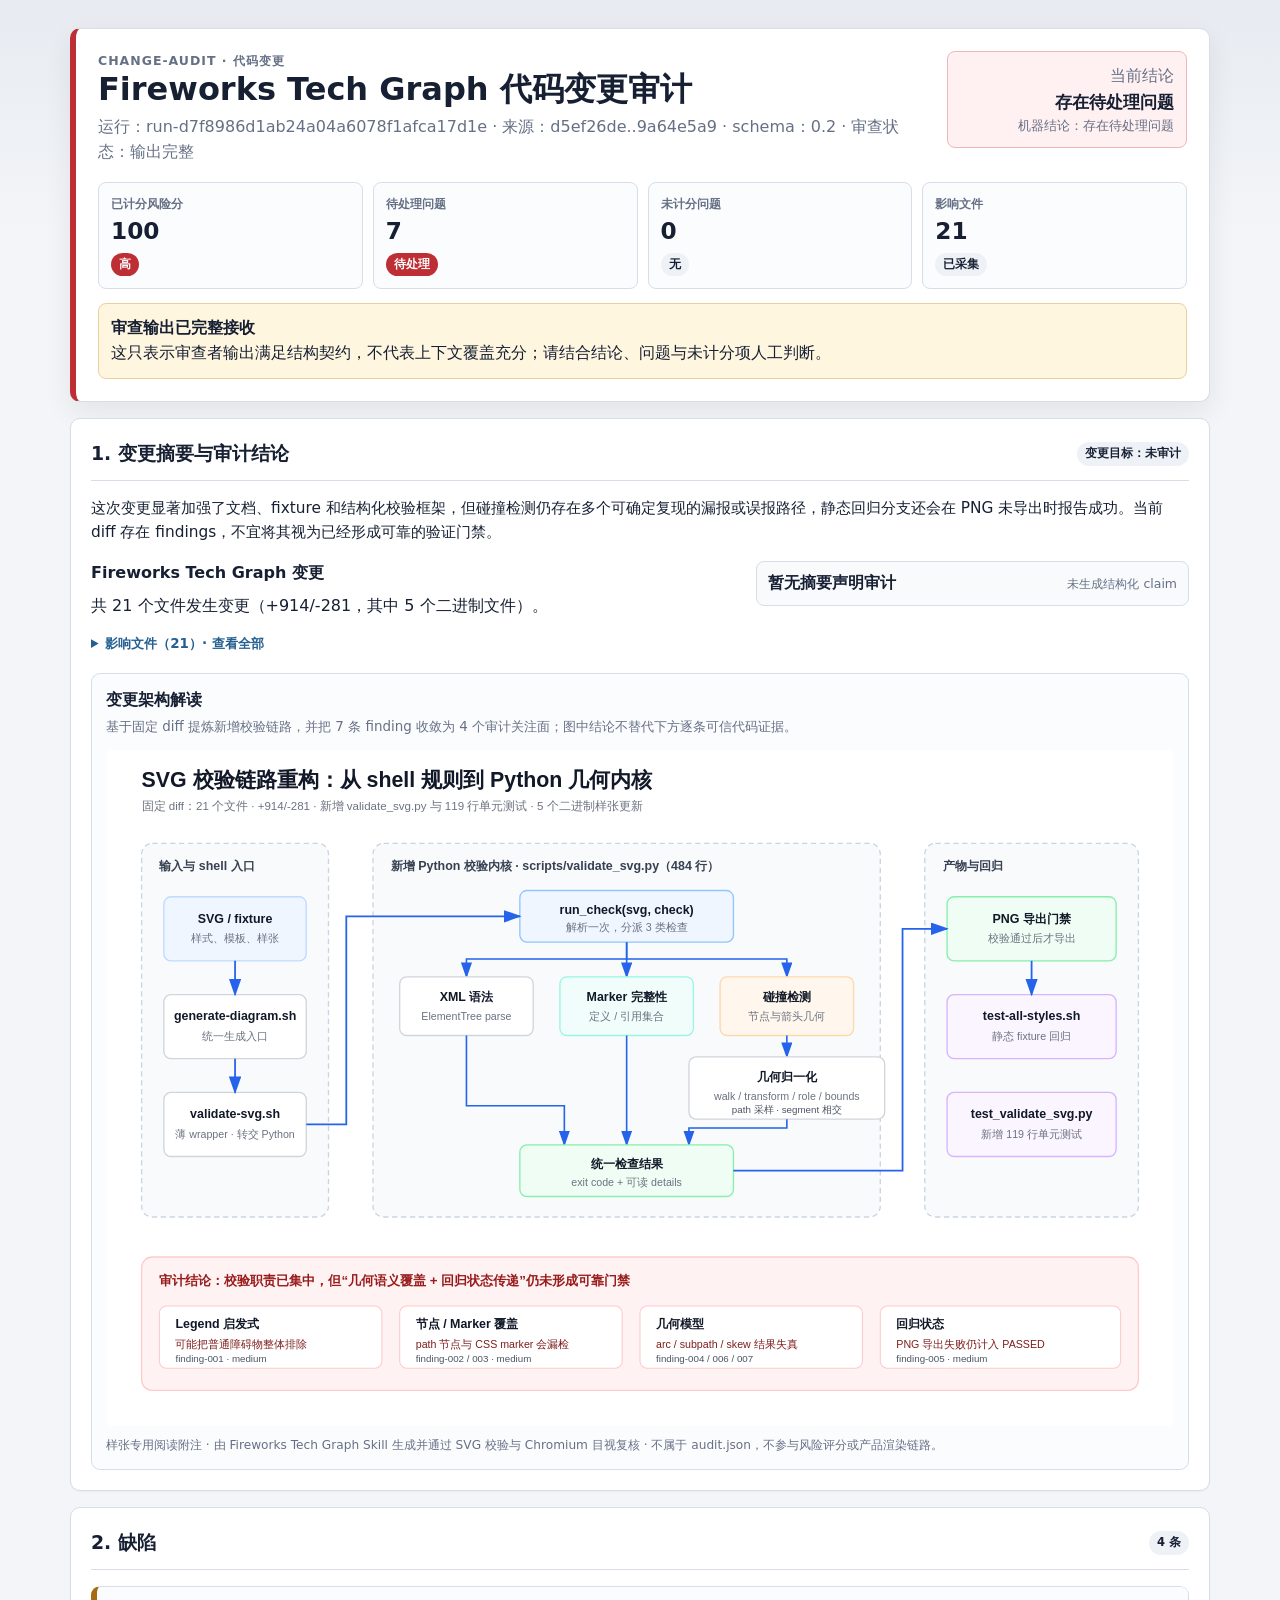
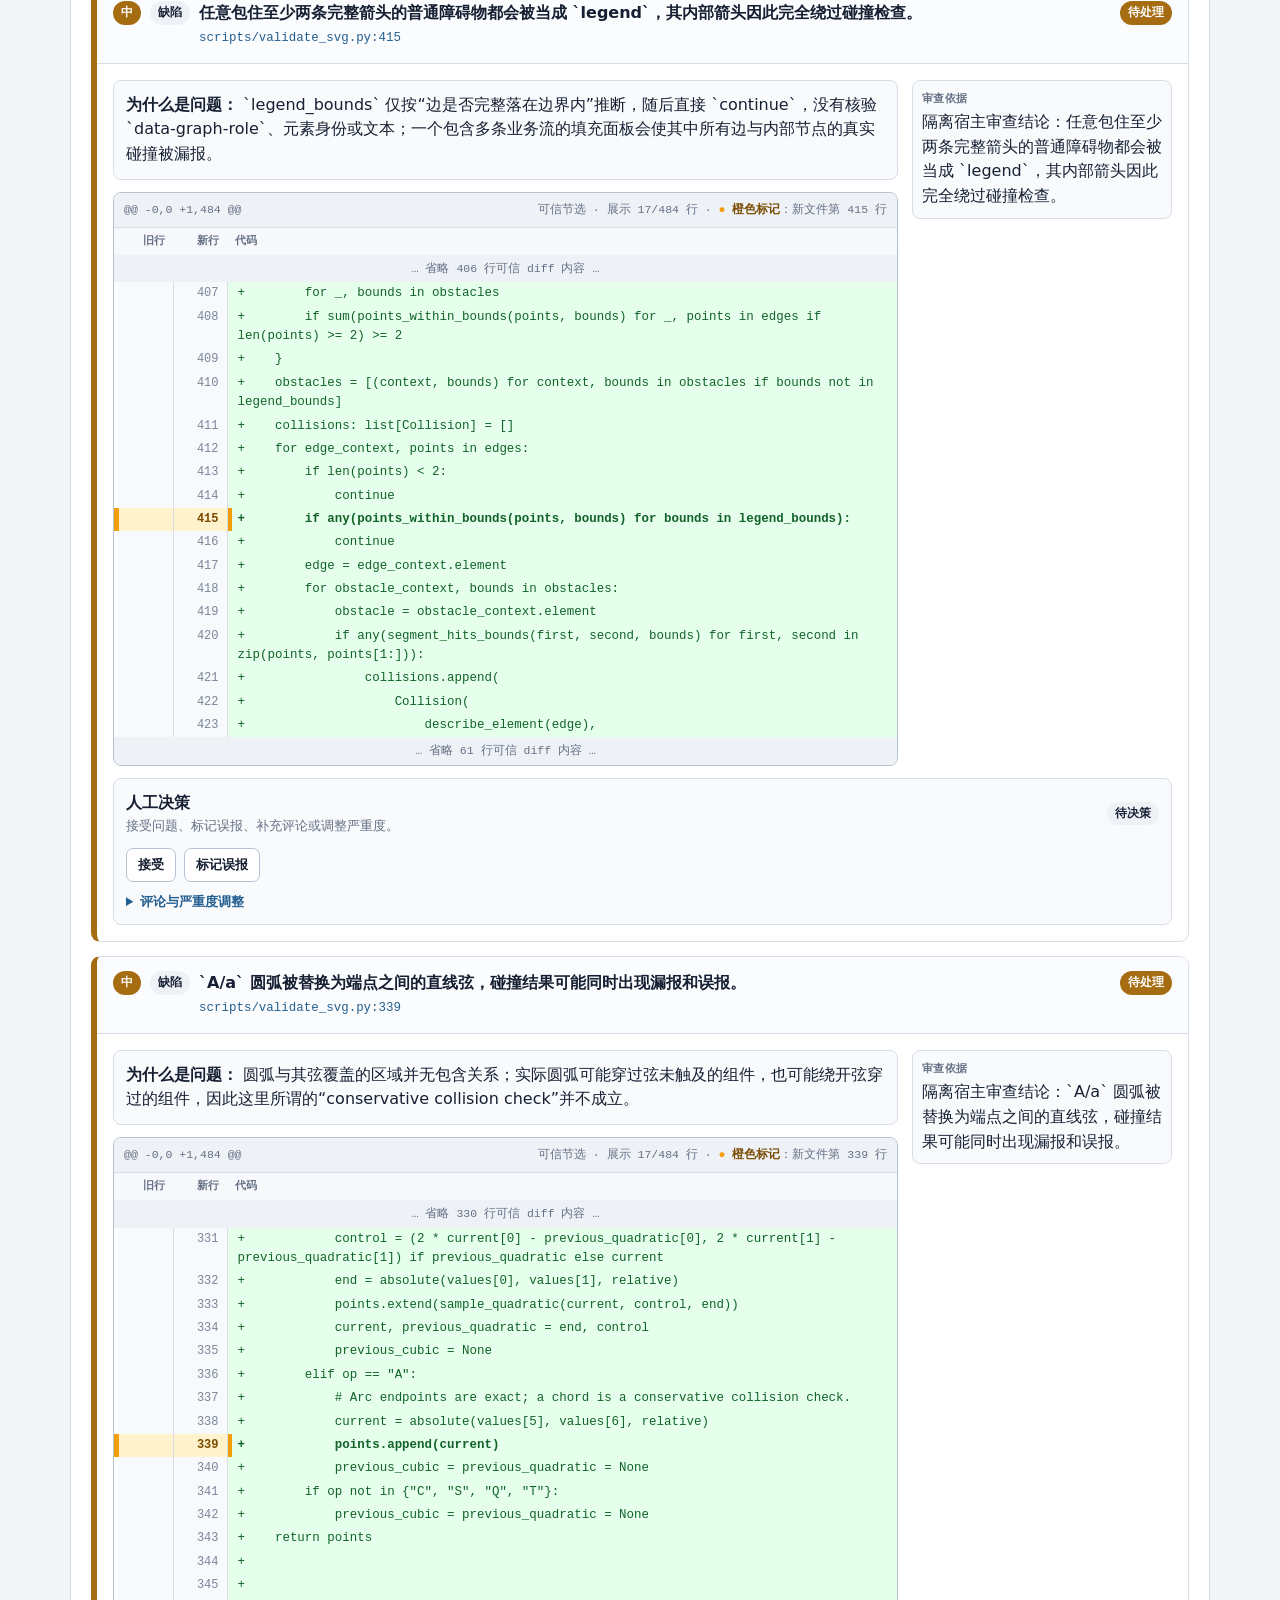
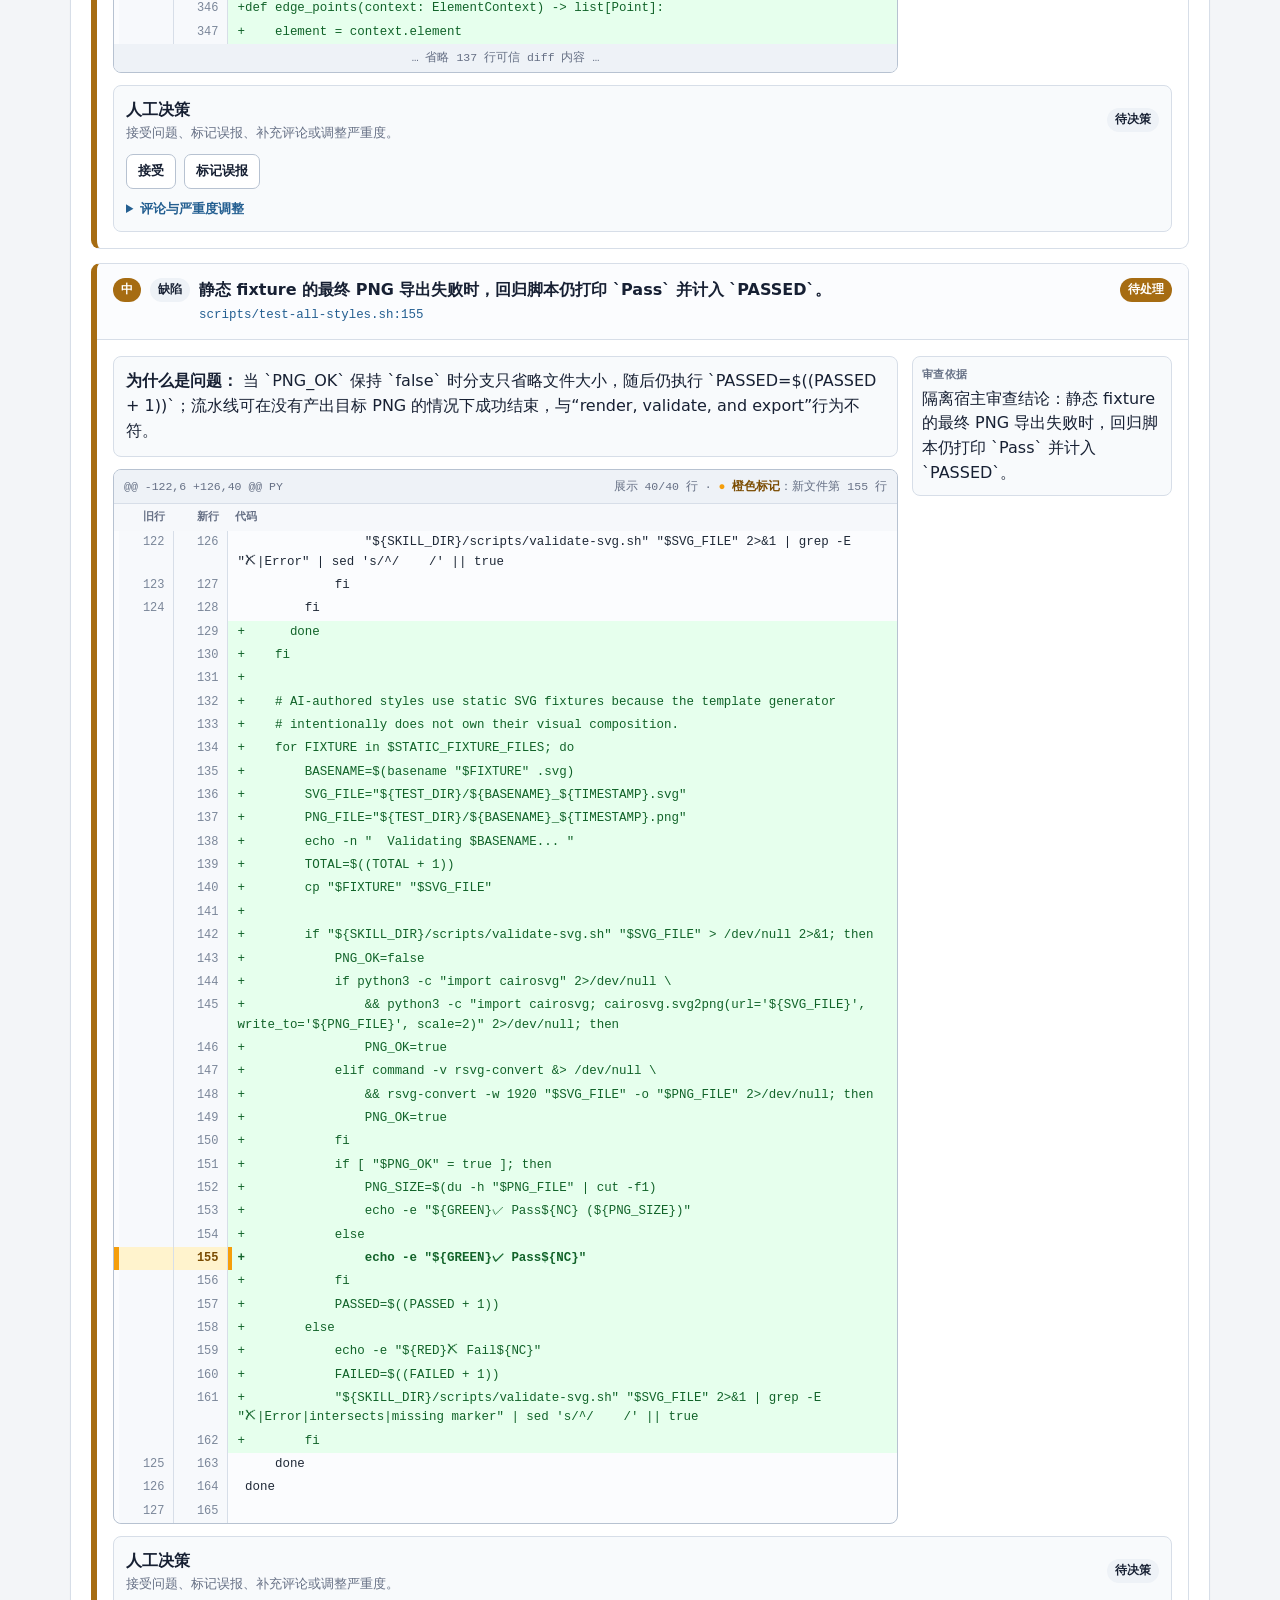
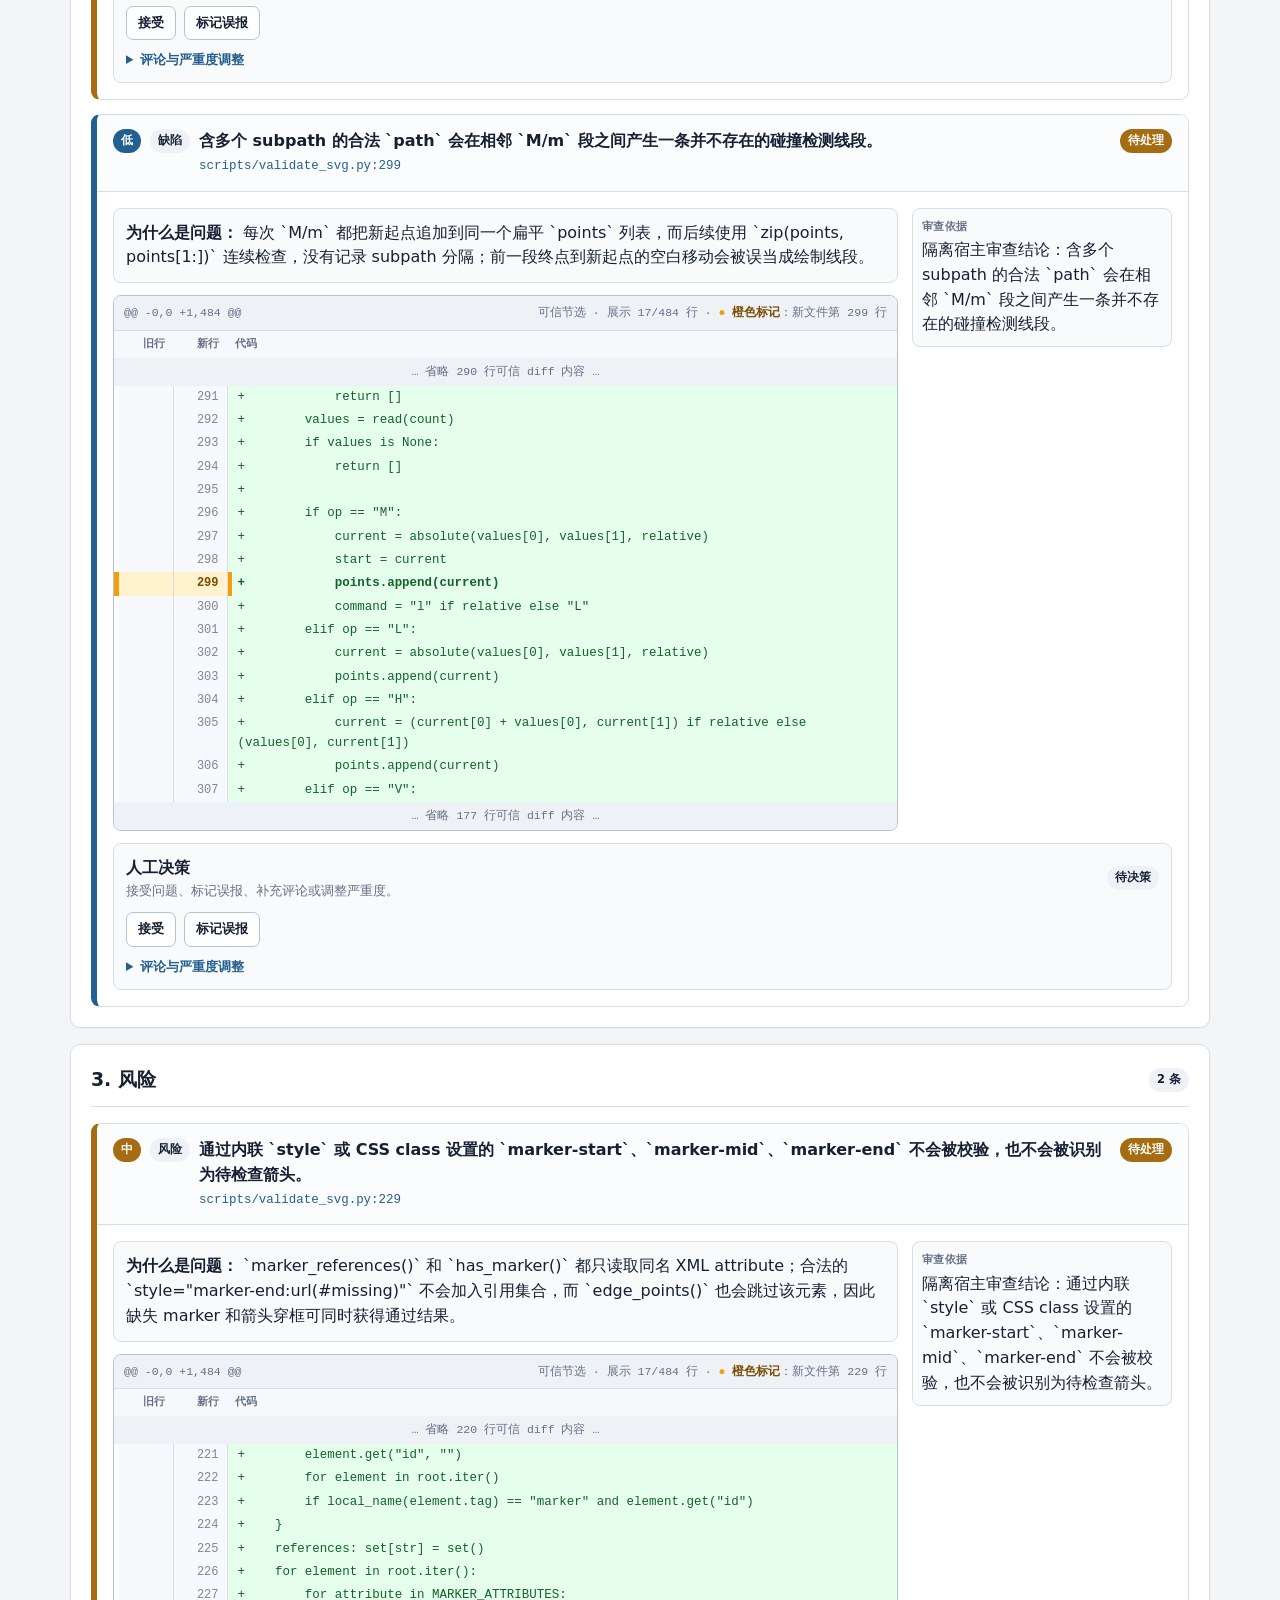
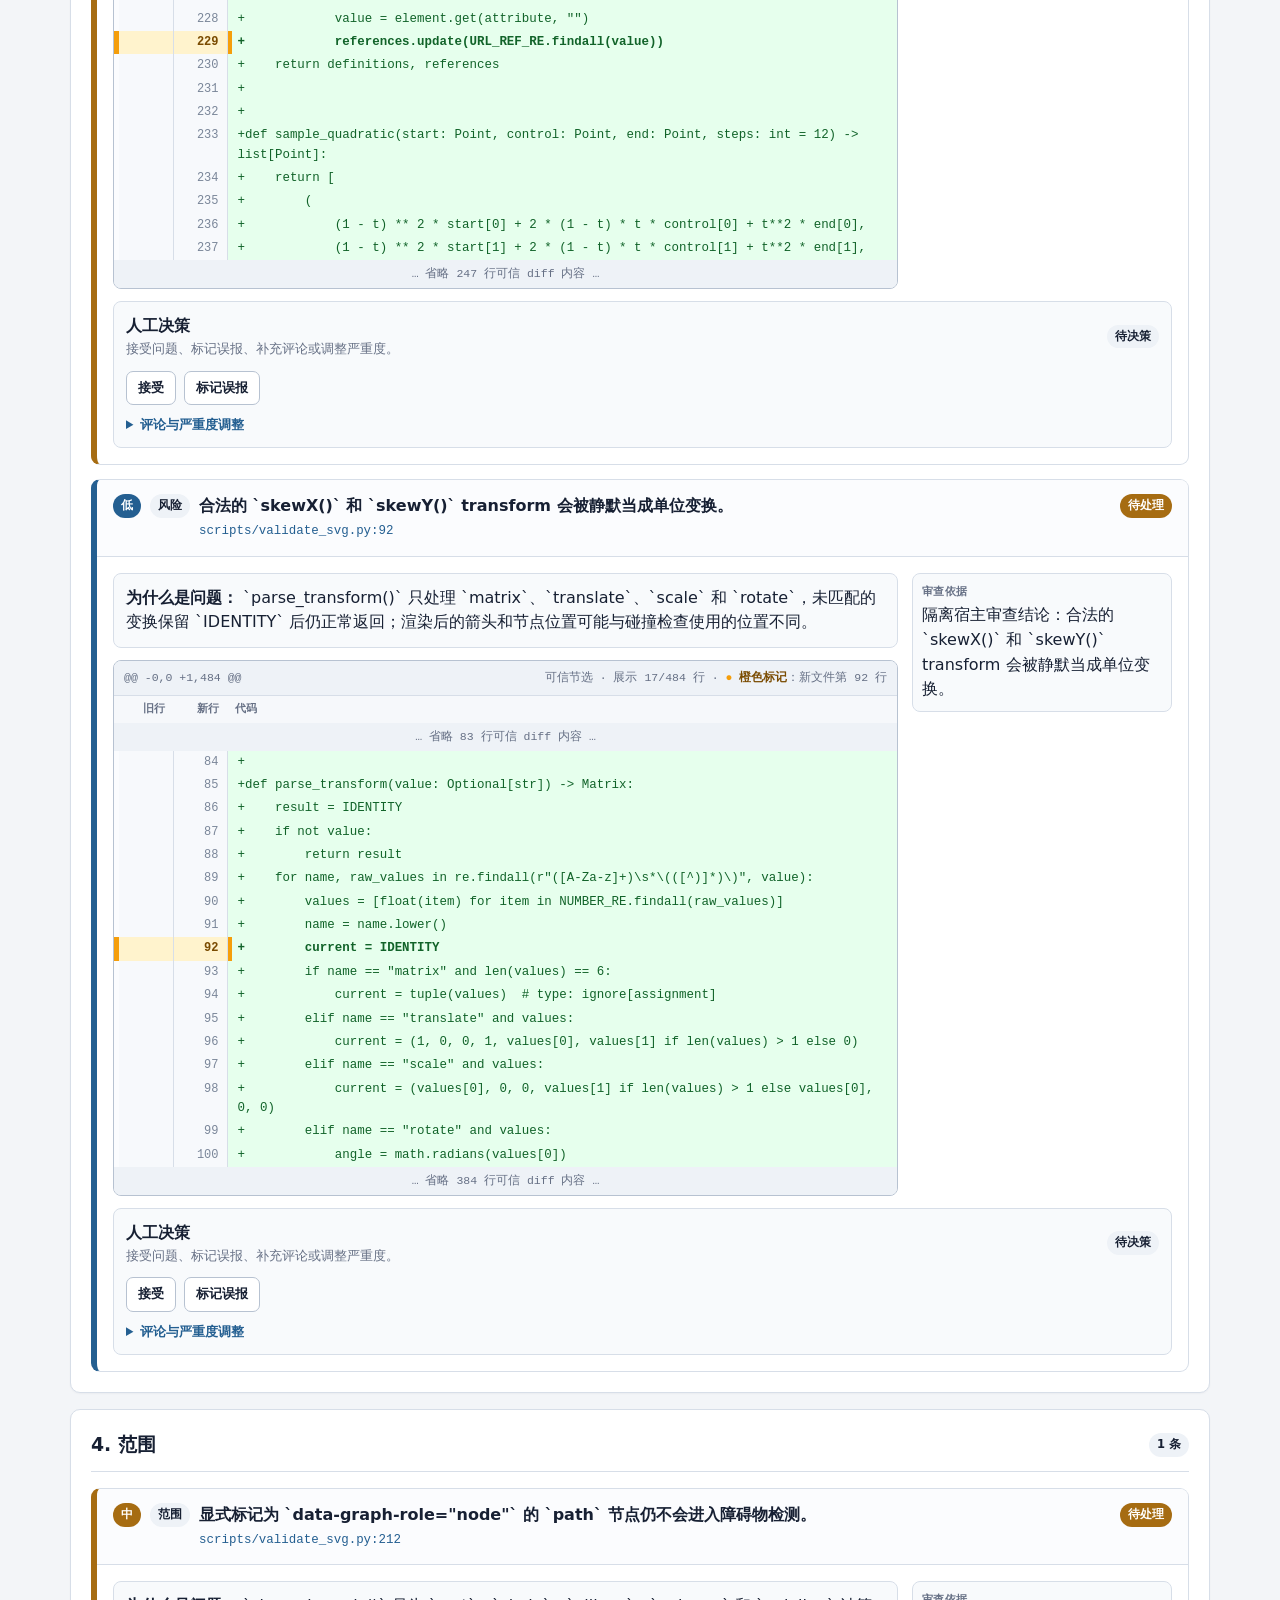
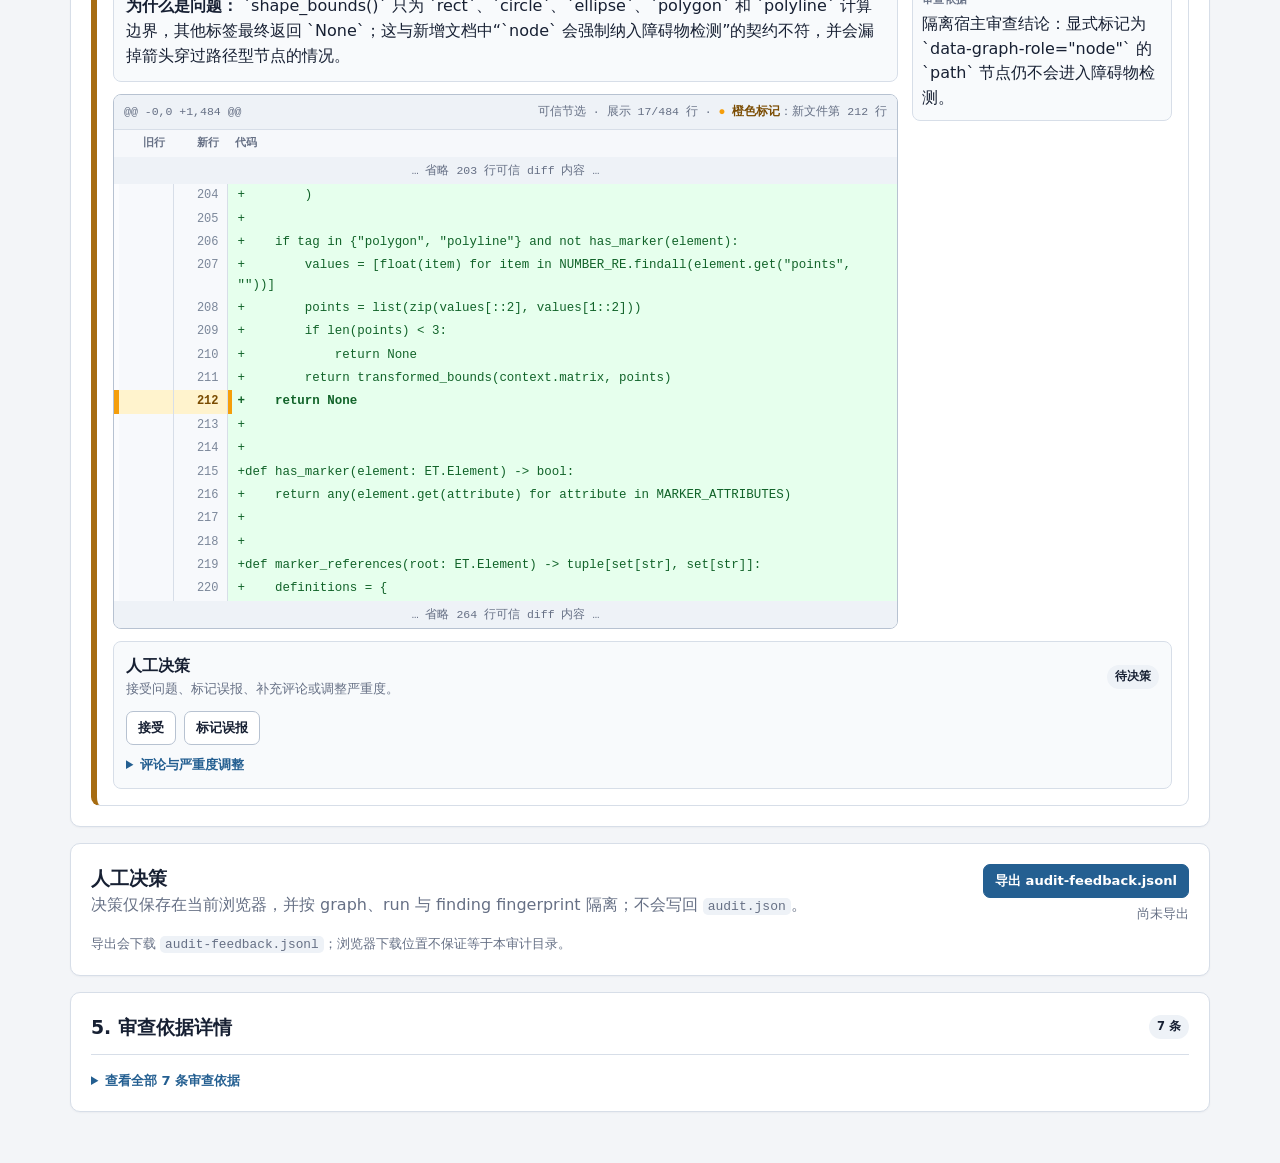
<file: docs/examples/dogfood-fireworks-tech-graph/audit.html>
<!doctype html>
<html lang="zh-CN" data-renderer-version="0.2">
<head>
  <meta charset="utf-8">
  <meta name="viewport" content="width=device-width, initial-scale=1">
  <meta name="color-scheme" content="light">
  <title>Fireworks Tech Graph 代码变更审计 · change-audit</title>
  <style>:root {
  color-scheme: light;
  --bg: #f3f5f8;
  --panel: #ffffff;
  --text: #172033;
  --muted: #667085;
  --line: #d7dee8;
  --line-strong: #b7c2d1;
  --green: #17753b;
  --green-soft: #e7f6ec;
  --red: #bd2f35;
  --red-soft: #fff0f1;
  --amber: #a66c12;
  --amber-soft: #fff6df;
  --blue: #245f91;
  --blue-soft: #edf6ff;
  --code-bg: #fbfcfe;
  --code-add-bg: #e6ffed;
  --code-del-bg: #ffebe9;
  --code-add-text: #116329;
  --code-del-text: #82071e;
  --focus: #0e7490;
}

* { box-sizing: border-box; }

html { scroll-behavior: smooth; }

body {
  margin: 0;
  overflow-x: hidden;
  background: linear-gradient(180deg, #e7ebf1 0, var(--bg) 230px);
  color: var(--text);
  font-family: ui-sans-serif, system-ui, -apple-system, BlinkMacSystemFont, "Segoe UI", sans-serif;
  line-height: 1.55;
}

a { color: var(--blue); }
h1, h2, h3, p { margin-top: 0; }
h1 { margin-bottom: 6px; font-size: clamp(1.65rem, 4vw, 2rem); line-height: 1.2; }
h2 { margin-bottom: 0; font-size: 1.18rem; }
h3 { margin-bottom: 8px; font-size: 1rem; }
code { padding: 1px 5px; border-radius: 5px; background: #eef2f7; }

.report-shell {
  display: grid;
  width: min(1180px, 100%);
  margin: 0 auto;
  padding: 28px 20px 52px;
  gap: 16px;
}

.panel,
.hero {
  min-width: 0;
  border: 1px solid var(--line);
  border-radius: 10px;
  background: var(--panel);
  box-shadow: 0 1px 2px rgba(23, 32, 51, .04);
}

.hero {
  padding: 22px;
  border-left: 6px solid var(--blue);
  box-shadow: 0 10px 28px rgba(23, 32, 51, .08);
}

.hero.concerns { border-left-color: var(--red); }
.hero.pass_candidate { border-left-color: var(--green); }
.hero.needs_human_triage { border-left-color: var(--amber); }
.hero.inconclusive { border-left-color: var(--blue); }

.hero-top,
.section-title {
  display: flex;
  align-items: flex-start;
  justify-content: space-between;
  gap: 16px;
}

.hero-copy { min-width: 0; overflow-wrap: anywhere; }

.kicker {
  color: var(--muted);
  font-size: .78rem;
  font-weight: 800;
  letter-spacing: .08em;
  text-transform: uppercase;
}

.muted,
.ref { color: var(--muted); }
.ref { font-size: .8rem; overflow-wrap: anywhere; }

.verdict-box {
  flex: 0 0 240px;
  padding: 12px;
  border: 1px solid var(--line-strong);
  border-radius: 8px;
  background: var(--blue-soft);
  text-align: right;
}

.verdict-box strong { display: block; font-size: 1.08rem; overflow-wrap: anywhere; }
.hero.concerns .verdict-box { border-color: #f0b5b7; background: var(--red-soft); }
.hero.pass_candidate .verdict-box { border-color: #acd8bb; background: var(--green-soft); }
.hero.needs_human_triage .verdict-box { border-color: #ead09f; background: var(--amber-soft); }

.metric-grid {
  display: grid;
  grid-template-columns: repeat(4, minmax(0, 1fr));
  gap: 10px;
  margin-top: 18px;
}

.metric {
  min-width: 0;
  min-height: 88px;
  padding: 12px;
  border: 1px solid var(--line);
  border-radius: 8px;
  background: #fbfcfe;
}

.metric > span:first-child { display: block; color: var(--muted); font-size: .75rem; font-weight: 750; }
.metric strong { display: block; margin: 4px 0 6px; font-size: 1.45rem; line-height: 1.15; overflow-wrap: anywhere; }

.panel { padding: 20px; }
.section-title { align-items: center; margin-bottom: 16px; padding-bottom: 12px; border-bottom: 1px solid var(--line); }

.badge {
  display: inline-flex;
  align-items: center;
  justify-content: center;
  min-height: 22px;
  padding: 3px 8px;
  border-radius: 999px;
  color: #fff;
  font-size: .72rem;
  font-weight: 800;
  white-space: nowrap;
}

.badge.ok { background: var(--green); }
.badge.risk { background: var(--red); }
.badge.warn { background: var(--amber); }
.badge.info { background: var(--blue); }
.badge.soft { color: var(--text); background: #eef2f7; }

.status-callout,
.claim,
.finding-note,
.fix-inline,
.feedback-placeholder {
  padding: 12px;
  border: 1px solid var(--line);
  border-radius: 8px;
  background: #f8fafc;
}

.status-callout { margin-top: 14px; }
.status-callout.clean { border-color: #acd8bb; background: var(--green-soft); }
.status-callout.warning { border-color: #ead09f; background: var(--amber-soft); }
.status-callout.failure { border-color: #f0b5b7; background: var(--red-soft); }

.overall-summary { margin-bottom: 16px; font-size: .96rem; }
.summary-grid { display: grid; grid-template-columns: 1.2fr .8fr; align-items: start; gap: 16px; }
.summary-grid p,
.summary-grid strong { overflow-wrap: anywhere; }
.change-files { margin-top: 12px; }
.change-files > summary { cursor: pointer; color: var(--blue); font-size: .84rem; font-weight: 800; }
.change-files[open] > summary { margin-bottom: 10px; }
.change-list { display: grid; gap: 10px; margin-top: 12px; }
.file-change { display: grid; grid-template-columns: minmax(0, 1fr) auto; gap: 10px; padding: 10px 12px; border: 1px solid var(--line); border-radius: 8px; background: #fbfcfe; }
.file-path { color: var(--blue); font-family: ui-monospace, SFMono-Regular, Menlo, Consolas, monospace; font-size: .82rem; overflow-wrap: anywhere; }
.diff-stat { font-family: ui-monospace, SFMono-Regular, Menlo, Consolas, monospace; font-size: .8rem; white-space: nowrap; }
.add { color: var(--green); }
.del { color: var(--red); }
.claim-list { display: grid; align-self: start; align-content: start; gap: 10px; }
.claim-empty { display: flex; align-items: center; justify-content: space-between; gap: 10px; padding: 9px 11px; }
.claim-empty .muted { font-size: .78rem; }
.claim[data-status="challenged"] { border-left: 5px solid var(--red); background: var(--red-soft); }
.claim[data-status="supported"] { border-left: 5px solid var(--green); background: var(--green-soft); }
.claim[data-status="partial"] { border-left: 5px solid var(--amber); background: var(--amber-soft); }

.diff-architecture {
  margin: 18px 0 0;
  padding: 14px;
  border: 1px solid var(--line);
  border-radius: 9px;
  background: #fbfcfe;
}
.diff-architecture h3 { margin-bottom: 4px; }
.diff-architecture-copy { margin-bottom: 12px; color: var(--muted); font-size: .84rem; }
.diff-architecture-scroll { max-width: 100%; overflow-x: auto; overscroll-behavior-inline: contain; }
.diff-architecture svg,
.diff-architecture img { display: block; width: 100%; min-width: 760px; height: auto; border-radius: 7px; background: #fff; }
.diff-architecture figcaption { margin-top: 10px; color: var(--muted); font-size: .76rem; }

.finding-stack { display: grid; gap: 14px; }
.finding-card { min-width: 0; overflow: hidden; border: 1px solid var(--line); border-radius: 9px; background: #fff; }
.finding-card.high { border-left: 6px solid var(--red); }
.finding-card.medium { border-left: 6px solid var(--amber); }
.finding-card.low,
.finding-card.note { border-left: 6px solid var(--blue); }

.finding-header { display: grid; grid-template-columns: auto auto minmax(0, 1fr) auto; align-items: start; gap: 9px; padding: 14px 16px; border-bottom: 1px solid var(--line); background: #fbfcfe; }
.finding-title { display: block; font-weight: 800; overflow-wrap: anywhere; }
.location { display: block; margin-top: 3px; color: var(--blue); font-family: ui-monospace, SFMono-Regular, Menlo, Consolas, monospace; font-size: .78rem; overflow-wrap: anywhere; }
.finding-body { padding: 16px; }
.finding-layout { display: grid; grid-template-columns: minmax(0, 1fr) 260px; gap: 14px; }
.finding-note { margin-bottom: 12px; }
.unanchored { border-color: #ead09f; background: var(--amber-soft); }

.hunk { min-width: 0; overflow: hidden; border: 1px solid var(--line-strong); border-radius: 8px; background: var(--code-bg); }
.hunk-caption { display: flex; flex-wrap: wrap; justify-content: space-between; gap: 10px; padding: 8px 10px; border-bottom: 1px solid var(--line); background: #eef2f7; color: var(--muted); font-family: ui-monospace, SFMono-Regular, Menlo, Consolas, monospace; font-size: .72rem; }
.hunk-scroll { max-width: 100%; overflow-x: auto; overscroll-behavior-inline: contain; }
.hunk-table { width: 100%; min-width: 0; border-collapse: collapse; table-layout: fixed; }
.hunk-table th { padding: 5px 8px; background: #f6f8fb; color: var(--muted); font-size: .68rem; text-align: right; }
.hunk-table th:first-child { width: 5px; padding: 0; }
.hunk-table th:nth-child(2),
.hunk-table th:nth-child(3) { width: 54px; }
.hunk-table th:last-child { text-align: left; }
.hunk-table td { border: 0; padding: 0; vertical-align: top; }
.hunk-stripe { width: 5px; background: transparent; }
.hunk-line-active .hunk-stripe { background: #f59e0b; }
.hunk-line-active .hunk-num { color: #7a4b00; background: #fff3cd; font-weight: 800; }
.hunk-line-active .hunk-code { box-shadow: inset 4px 0 0 #f59e0b; font-weight: 700; }
.hunk-num { width: 54px; padding: 2px 8px !important; border-right: 1px solid var(--line) !important; color: #7a8699; background: #f7f9fc; font-family: ui-monospace, SFMono-Regular, Menlo, Consolas, monospace; font-size: .75rem; text-align: right; user-select: none; }
.hunk-code { padding: 2px 10px !important; color: #1f2937; font-family: ui-monospace, SFMono-Regular, Menlo, Consolas, monospace; font-size: .78rem; white-space: pre-wrap; overflow-wrap: anywhere; word-break: break-word; }
.hunk-add .hunk-code { color: var(--code-add-text); background: var(--code-add-bg); }
.hunk-delete .hunk-code { color: var(--code-del-text); background: var(--code-del-bg); }
.hunk-meta .hunk-code { color: var(--muted); background: #f7f9fc; font-style: italic; }
.hunk-omitted-cell { padding: 5px 10px !important; color: var(--muted); background: #eef2f7; font-family: ui-monospace, SFMono-Regular, Menlo, Consolas, monospace; font-size: .72rem; text-align: center; }
.hunk-hit-key { color: #7a4b00; font-weight: 800; }
.hunk-hit-key::before { content: "● "; color: #f59e0b; }

.chain { display: grid; align-content: start; gap: 8px; }
.chain-row { padding: 9px; border: 1px solid var(--line); border-radius: 8px; background: #f8fafc; overflow-wrap: anywhere; }
.chain-label { display: block; margin-bottom: 3px; color: var(--muted); font-size: .7rem; font-weight: 800; letter-spacing: .04em; text-transform: uppercase; }
.fix-inline { margin-top: 12px; border-color: #b8d5ef; background: var(--blue-soft); }
.feedback-placeholder { display: block; margin-top: 12px; }
.feedback-heading,
.feedback-toolbar,
.feedback-comment-actions { display: flex; align-items: center; justify-content: space-between; gap: 12px; }
.feedback-toolbar { align-items: flex-start; }
.feedback-toolbar p:last-child { margin-bottom: 0; }
.feedback-export-actions { display: grid; justify-items: end; gap: 6px; flex: 0 0 auto; }
.feedback-controls { display: grid; gap: 10px; margin-top: 10px; }
.feedback-actions { display: flex; flex-wrap: wrap; gap: 8px; margin-top: 12px; }
.feedback-more,
.evidence-details { margin-top: 10px; }
.feedback-more > summary,
.evidence-details > summary { cursor: pointer; color: var(--blue); font-size: .82rem; font-weight: 800; }
.feedback-controls label { display: grid; gap: 5px; color: var(--muted); font-size: .78rem; font-weight: 750; }
.feedback-controls select,
.feedback-controls textarea { width: 100%; border: 1px solid var(--line-strong); border-radius: 7px; background: #fff; color: var(--text); font: inherit; }
.feedback-controls select { min-height: 36px; padding: 6px 9px; }
.feedback-controls textarea { min-height: 78px; padding: 9px; resize: vertical; }
.button { min-height: 34px; padding: 6px 11px; border: 1px solid var(--line-strong); border-radius: 7px; background: #fff; color: var(--text); font: inherit; font-size: .82rem; font-weight: 750; cursor: pointer; }
.button:hover { border-color: var(--blue); background: var(--blue-soft); }
.button:focus-visible,
.feedback-controls select:focus-visible,
.feedback-controls textarea:focus-visible { outline: 3px solid color-mix(in srgb, var(--focus) 35%, transparent); outline-offset: 2px; }
.button[aria-pressed="true"] { border-color: var(--blue); background: var(--blue); color: #fff; }
.button.primary { border-color: var(--blue); background: var(--blue); color: #fff; }
.button.primary:hover { background: #194d77; }

.data-table-wrap { max-width: 100%; overflow-x: auto; }
.data-table { width: 100%; min-width: 620px; border-collapse: collapse; }
.data-table th,
.data-table td { padding: 10px; border-bottom: 1px solid var(--line); text-align: left; vertical-align: top; }
.data-table th { color: var(--muted); font-size: .74rem; text-transform: uppercase; }

@media (max-width: 780px) {
  .report-shell { padding: 16px 12px 36px; }
  .hero-top,
  .section-title,
  .feedback-toolbar,
  .feedback-heading,
  .feedback-comment-actions { flex-direction: column; align-items: flex-start; }
  .section-title { align-items: flex-start; }
  .feedback-export-actions { width: 100%; justify-items: start; }
  .verdict-box { width: 100%; flex-basis: auto; text-align: left; }
  .metric-grid { grid-template-columns: repeat(2, minmax(0, 1fr)); }
  .summary-grid,
  .finding-layout { grid-template-columns: minmax(0, 1fr); }
  .finding-header { grid-template-columns: auto minmax(0, 1fr) auto; }
  .finding-header .category-badge { display: none; }
  .file-change { grid-template-columns: minmax(0, 1fr); }
  .diff-stat { white-space: normal; }
}

@media (max-width: 330px) {
  .metric-grid { grid-template-columns: minmax(0, 1fr); }
}

@media (max-width: 420px) {
  .panel,
  .hero { padding: 15px; }
  .finding-body { padding: 12px; }
  .claim-empty { align-items: flex-start; flex-direction: column; }
}

@media (prefers-reduced-motion: reduce) {
  *, *::before, *::after {
    scroll-behavior: auto !important;
    animation-duration: .01ms !important;
    animation-iteration-count: 1 !important;
    transition-duration: .01ms !important;
  }
}
</style>
</head>
<body>
  <main class="report-shell" data-graph-id="audit:run-d7f8986d1ab24a04a6078f1afca17d1e" data-run-id="run-d7f8986d1ab24a04a6078f1afca17d1e">
    <header class="hero concerns" data-node-id="run-d7f8986d1ab24a04a6078f1afca17d1e" data-node-type="run">
      <div class="hero-top">
        <div class="hero-copy">
          <div class="kicker">change-audit · 代码变更</div>
          <h1>Fireworks Tech Graph 代码变更审计</h1>
          <div class="muted">
运行：run-d7f8986d1ab24a04a6078f1afca17d1e ·             来源：d5ef26de..9a64e5a9 · schema：0.2 · 审查状态：输出完整
          </div>
        </div>
        <div class="verdict-box">
          <span class="muted">当前结论</span>
          <strong>存在待处理问题</strong>
          <div class="ref">机器结论：存在待处理问题</div>
        </div>
      </div>

      <div class="metric-grid">
        <div class="metric">
          <span>已计分风险分</span>
          <strong>100</strong>
          <span class="badge risk">高</span>
        </div>
        <div class="metric">
          <span>待处理问题</span>
          <strong>7</strong>
          <span class="badge risk">待处理</span>
        </div>
        <div class="metric">
          <span>未计分问题</span>
          <strong>0</strong>
          <span class="badge soft">无</span>
        </div>
        <div class="metric">
          <span>影响文件</span>
          <strong>21</strong>
          <span class="badge soft">已采集</span>
        </div>
      </div>

      <div class="status-callout warning">
        <strong>审查输出已完整接收</strong>
        <div>这只表示审查者输出满足结构契约，不代表上下文覆盖充分；请结合结论、问题与未计分项人工判断。</div>
      </div>
    </header>

    <section class="panel" data-node-id="change-001" data-node-type="change">
      <div class="section-title">
        <h2>1. 变更摘要与审计结论</h2>
        <span class="badge soft">变更目标：未审计</span>
      </div>
<p class="overall-summary">这次变更显著加强了文档、fixture 和结构化校验框架，但碰撞检测仍存在多个可确定复现的漏报或误报路径，静态回归分支还会在 PNG 未导出时报告成功。当前 diff 存在 findings，不宜将其视为已经形成可靠的验证门禁。</p>      <div class="summary-grid summary-grid-empty-claim">
        <div>
            <article data-node-id="change-001" data-node-type="change" data-edge-id="edge-001">
              <h3>Fireworks Tech Graph 变更</h3>
              <p>共 21 个文件发生变更（+914/-281，其中 5 个二进制文件）。</p>
            </article>
          <details class="change-files">
            <summary>影响文件（21）· 查看全部</summary>
          <div class="change-list">
            <div class="file-change" data-node-id="file-001" data-node-type="file" data-edge-id="edge-002">
              <span class="file-path">.npmignore</span>
              <span class="diff-stat">
                <span class="add">+2</span>
                <span class="del">-0</span>
                · 修改              </span>
            </div>
            <div class="file-change" data-node-id="file-002" data-node-type="file" data-edge-id="edge-003">
              <span class="file-path">README.md</span>
              <span class="diff-stat">
                <span class="add">+55</span>
                <span class="del">-8</span>
                · 修改              </span>
            </div>
            <div class="file-change" data-node-id="file-003" data-node-type="file" data-edge-id="edge-004">
              <span class="file-path">README.zh.md</span>
              <span class="diff-stat">
                <span class="add">+56</span>
                <span class="del">-9</span>
                · 修改              </span>
            </div>
            <div class="file-change" data-node-id="file-004" data-node-type="file" data-edge-id="edge-005">
              <span class="file-path">SKILL.md</span>
              <span class="diff-stat">
                <span class="add">+19</span>
                <span class="del">-4</span>
                · 修改              </span>
            </div>
            <div class="file-change" data-node-id="file-005" data-node-type="file" data-edge-id="edge-006">
              <span class="file-path">assets/samples/sample-style1-flat.png</span>
              <span class="diff-stat">
                <span class="add">+0</span>
                <span class="del">-0</span>
                · 二进制              </span>
            </div>
            <div class="file-change" data-node-id="file-006" data-node-type="file" data-edge-id="edge-007">
              <span class="file-path">assets/samples/sample-style2-dark.png</span>
              <span class="diff-stat">
                <span class="add">+0</span>
                <span class="del">-0</span>
                · 二进制              </span>
            </div>
            <div class="file-change" data-node-id="file-007" data-node-type="file" data-edge-id="edge-008">
              <span class="file-path">assets/samples/sample-style3-blueprint.png</span>
              <span class="diff-stat">
                <span class="add">+0</span>
                <span class="del">-0</span>
                · 二进制              </span>
            </div>
            <div class="file-change" data-node-id="file-008" data-node-type="file" data-edge-id="edge-009">
              <span class="file-path">assets/samples/sample-style6-claude.png</span>
              <span class="diff-stat">
                <span class="add">+0</span>
                <span class="del">-0</span>
                · 二进制              </span>
            </div>
            <div class="file-change" data-node-id="file-009" data-node-type="file" data-edge-id="edge-010">
              <span class="file-path">assets/samples/sample-style8-dark-luxury.png</span>
              <span class="diff-stat">
                <span class="add">+0</span>
                <span class="del">-0</span>
                · 二进制              </span>
            </div>
            <div class="file-change" data-node-id="file-010" data-node-type="file" data-edge-id="edge-011">
              <span class="file-path">fixtures/dark-luxury-style8.svg</span>
              <span class="diff-stat">
                <span class="add">+76</span>
                <span class="del">-0</span>
                · 新增              </span>
            </div>
            <div class="file-change" data-node-id="file-011" data-node-type="file" data-edge-id="edge-012">
              <span class="file-path">fixtures/system-architecture-style6.json</span>
              <span class="diff-stat">
                <span class="add">+1</span>
                <span class="del">-1</span>
                · 修改              </span>
            </div>
            <div class="file-change" data-node-id="file-012" data-node-type="file" data-edge-id="edge-013">
              <span class="file-path">package.json</span>
              <span class="diff-stat">
                <span class="add">+5</span>
                <span class="del">-2</span>
                · 修改              </span>
            </div>
            <div class="file-change" data-node-id="file-013" data-node-type="file" data-edge-id="edge-014">
              <span class="file-path">references/style-6-claude-official.md</span>
              <span class="diff-stat">
                <span class="add">+9</span>
                <span class="del">-8</span>
                · 修改              </span>
            </div>
            <div class="file-change" data-node-id="file-014" data-node-type="file" data-edge-id="edge-015">
              <span class="file-path">references/style-7-openai.md</span>
              <span class="diff-stat">
                <span class="add">+2</span>
                <span class="del">-2</span>
                · 修改              </span>
            </div>
            <div class="file-change" data-node-id="file-015" data-node-type="file" data-edge-id="edge-016">
              <span class="file-path">references/svg-layout-best-practices.md</span>
              <span class="diff-stat">
                <span class="add">+5</span>
                <span class="del">-4</span>
                · 修改              </span>
            </div>
            <div class="file-change" data-node-id="file-016" data-node-type="file" data-edge-id="edge-017">
              <span class="file-path">scripts/README.md</span>
              <span class="diff-stat">
                <span class="add">+16</span>
                <span class="del">-8</span>
                · 修改              </span>
            </div>
            <div class="file-change" data-node-id="file-017" data-node-type="file" data-edge-id="edge-018">
              <span class="file-path">scripts/generate-diagram.sh</span>
              <span class="diff-stat">
                <span class="add">+2</span>
                <span class="del">-2</span>
                · 修改              </span>
            </div>
            <div class="file-change" data-node-id="file-018" data-node-type="file" data-edge-id="edge-019">
              <span class="file-path">scripts/test-all-styles.sh</span>
              <span class="diff-stat">
                <span class="add">+42</span>
                <span class="del">-4</span>
                · 修改              </span>
            </div>
            <div class="file-change" data-node-id="file-019" data-node-type="file" data-edge-id="edge-020">
              <span class="file-path">scripts/validate-svg.sh</span>
              <span class="diff-stat">
                <span class="add">+21</span>
                <span class="del">-229</span>
                · 修改              </span>
            </div>
            <div class="file-change" data-node-id="file-020" data-node-type="file" data-edge-id="edge-021">
              <span class="file-path">scripts/validate_svg.py</span>
              <span class="diff-stat">
                <span class="add">+484</span>
                <span class="del">-0</span>
                · 新增              </span>
            </div>
            <div class="file-change" data-node-id="file-021" data-node-type="file" data-edge-id="edge-022">
              <span class="file-path">tests/test_validate_svg.py</span>
              <span class="diff-stat">
                <span class="add">+119</span>
                <span class="del">-0</span>
                · 新增              </span>
            </div>
          </div>
</details>        </div>
        <div class="claim-list claim-list-empty">
          <div class="claim claim-empty" data-status="unknown">
            <strong>暂无摘要声明审计</strong>
            <span class="muted">未生成结构化 claim</span>
          </div>
        </div>
      </div>
      <figure class="diff-architecture" data-sample-annotation="fireworks-diff-architecture">
        <h3>变更架构解读</h3>
        <p class="diff-architecture-copy">基于固定 diff 提炼新增校验链路，并把 7 条 finding 收敛为 4 个审计关注面；图中结论不替代下方逐条可信代码证据。</p>
        <div class="diff-architecture-scroll" tabindex="0" aria-label="可横向查看 Fireworks diff 技术架构图">
          <img src="[data-uri]" alt="Fireworks Tech Graph 本次 diff 的 SVG 校验架构与审计结论">
        </div>
        <figcaption>样张专用阅读附注 · 由 Fireworks Tech Graph Skill 生成并通过 SVG 校验与 Chromium 目视复核 · 不属于 audit.json，不参与风险评分或产品渲染链路。</figcaption>
      </figure>
    </section>

    <section class="panel findings-section" data-category="bug">
      <div class="section-title">
        <h2>2. 缺陷</h2>
        <span class="badge soft">4 条</span>
      </div>
      <div class="finding-stack">
        <article class="finding-card medium" data-node-id="finding-001" data-node-type="finding" data-category="bug" data-severity="medium" data-fingerprint="sha256:07201a4aae1fcce9fc0dc0d75ed61a4410d0056aa8ae312c3187136c371d75e9" data-edge-id="edge-023">
          <div class="finding-header">
            <span class="badge warn">中</span>
            <span class="badge soft category-badge">缺陷</span>
            <div>
              <span class="finding-title">任意包住至少两条完整箭头的普通障碍物都会被当成 `legend`，其内部箭头因此完全绕过碰撞检查。</span>
              <span class="location">
scripts/validate_svg.py:415              </span>
            </div>
            <span class="badge warn">待处理</span>
          </div>
          <div class="finding-body">
            <div class="finding-layout">
              <div>
                <div class="finding-note">
<strong>为什么是问题：</strong>                  `legend_bounds` 仅按“边是否完整落在边界内”推断，随后直接 `continue`，没有核验 `data-graph-role`、元素身份或文本；一个包含多条业务流的填充面板会使其中所有边与内部节点的真实碰撞被漏报。
                </div>

                <div class="hunk" data-hunk-id="hunk:2bddf7282f8e58a1:1:1">
                  <div class="hunk-caption">
                    <span>@@ -0,0 +1,484 @@</span>
                    <span>可信节选 · 展示 17/484 行 · <span class="hunk-hit-key">橙色标记</span>：新文件第 415 行</span>
                  </div>
                  <div class="hunk-scroll">
                    <table class="hunk-table" aria-label="可信 unified diff 证据">
                      <thead><tr><th></th><th>旧行</th><th>新行</th><th>代码</th></tr></thead>
                      <tbody>
                        <tr class="hunk-omitted">
                          <td class="hunk-omitted-cell" colspan="4">… 省略 406 行可信 diff 内容 …</td>
                        </tr>
                        <tr class="hunk-add">
                          <td class="hunk-stripe"></td>
                          <td class="hunk-num"></td>
                          <td class="hunk-num">407</td>
                          <td class="hunk-code">+        for _, bounds in obstacles</td>
                        </tr>
                        <tr class="hunk-add">
                          <td class="hunk-stripe"></td>
                          <td class="hunk-num"></td>
                          <td class="hunk-num">408</td>
                          <td class="hunk-code">+        if sum(points_within_bounds(points, bounds) for _, points in edges if len(points) &gt;= 2) &gt;= 2</td>
                        </tr>
                        <tr class="hunk-add">
                          <td class="hunk-stripe"></td>
                          <td class="hunk-num"></td>
                          <td class="hunk-num">409</td>
                          <td class="hunk-code">+    }</td>
                        </tr>
                        <tr class="hunk-add">
                          <td class="hunk-stripe"></td>
                          <td class="hunk-num"></td>
                          <td class="hunk-num">410</td>
                          <td class="hunk-code">+    obstacles = [(context, bounds) for context, bounds in obstacles if bounds not in legend_bounds]</td>
                        </tr>
                        <tr class="hunk-add">
                          <td class="hunk-stripe"></td>
                          <td class="hunk-num"></td>
                          <td class="hunk-num">411</td>
                          <td class="hunk-code">+    collisions: list[Collision] = []</td>
                        </tr>
                        <tr class="hunk-add">
                          <td class="hunk-stripe"></td>
                          <td class="hunk-num"></td>
                          <td class="hunk-num">412</td>
                          <td class="hunk-code">+    for edge_context, points in edges:</td>
                        </tr>
                        <tr class="hunk-add">
                          <td class="hunk-stripe"></td>
                          <td class="hunk-num"></td>
                          <td class="hunk-num">413</td>
                          <td class="hunk-code">+        if len(points) &lt; 2:</td>
                        </tr>
                        <tr class="hunk-add">
                          <td class="hunk-stripe"></td>
                          <td class="hunk-num"></td>
                          <td class="hunk-num">414</td>
                          <td class="hunk-code">+            continue</td>
                        </tr>
                        <tr class="hunk-add hunk-line-active" data-highlighted="true">
                          <td class="hunk-stripe"></td>
                          <td class="hunk-num"></td>
                          <td class="hunk-num">415</td>
                          <td class="hunk-code">+        if any(points_within_bounds(points, bounds) for bounds in legend_bounds):</td>
                        </tr>
                        <tr class="hunk-add">
                          <td class="hunk-stripe"></td>
                          <td class="hunk-num"></td>
                          <td class="hunk-num">416</td>
                          <td class="hunk-code">+            continue</td>
                        </tr>
                        <tr class="hunk-add">
                          <td class="hunk-stripe"></td>
                          <td class="hunk-num"></td>
                          <td class="hunk-num">417</td>
                          <td class="hunk-code">+        edge = edge_context.element</td>
                        </tr>
                        <tr class="hunk-add">
                          <td class="hunk-stripe"></td>
                          <td class="hunk-num"></td>
                          <td class="hunk-num">418</td>
                          <td class="hunk-code">+        for obstacle_context, bounds in obstacles:</td>
                        </tr>
                        <tr class="hunk-add">
                          <td class="hunk-stripe"></td>
                          <td class="hunk-num"></td>
                          <td class="hunk-num">419</td>
                          <td class="hunk-code">+            obstacle = obstacle_context.element</td>
                        </tr>
                        <tr class="hunk-add">
                          <td class="hunk-stripe"></td>
                          <td class="hunk-num"></td>
                          <td class="hunk-num">420</td>
                          <td class="hunk-code">+            if any(segment_hits_bounds(first, second, bounds) for first, second in zip(points, points[1:])):</td>
                        </tr>
                        <tr class="hunk-add">
                          <td class="hunk-stripe"></td>
                          <td class="hunk-num"></td>
                          <td class="hunk-num">421</td>
                          <td class="hunk-code">+                collisions.append(</td>
                        </tr>
                        <tr class="hunk-add">
                          <td class="hunk-stripe"></td>
                          <td class="hunk-num"></td>
                          <td class="hunk-num">422</td>
                          <td class="hunk-code">+                    Collision(</td>
                        </tr>
                        <tr class="hunk-add">
                          <td class="hunk-stripe"></td>
                          <td class="hunk-num"></td>
                          <td class="hunk-num">423</td>
                          <td class="hunk-code">+                        describe_element(edge),</td>
                        </tr>
                        <tr class="hunk-omitted">
                          <td class="hunk-omitted-cell" colspan="4">… 省略 61 行可信 diff 内容 …</td>
                        </tr>
                      </tbody>
                    </table>
                  </div>
                </div>
              </div>

              <aside class="chain">
                <div class="chain-row">
                  <span class="chain-label">审查依据</span>
                  <span data-node-id="evidence-001" data-node-type="evidence" data-edge-id="edge-024">隔离宿主审查结论：任意包住至少两条完整箭头的普通障碍物都会被当成 `legend`，其内部箭头因此完全绕过碰撞检查。</span>
                </div>
              </aside>
            </div>


            <div class="feedback-placeholder" data-feedback-for="finding-001" data-fingerprint="sha256:07201a4aae1fcce9fc0dc0d75ed61a4410d0056aa8ae312c3187136c371d75e9">
              <div class="feedback-heading">
                <div><strong>人工决策</strong><div class="ref">接受问题、标记误报、补充评论或调整严重度。</div></div>
                <span class="badge soft" data-feedback-state>待决策</span>
              </div>
              <div class="feedback-actions" role="group" aria-label="问题决策">
                <button type="button" class="button" data-feedback-action="accept" aria-pressed="false">接受</button>
                <button type="button" class="button" data-feedback-action="false_positive" aria-pressed="false">标记误报</button>
              </div>
              <details class="feedback-more">
                <summary>评论与严重度调整</summary>
                <div class="feedback-controls">
                <label>
                  严重度调整
                  <select data-feedback-severity>
                    <option value="">保持原值</option>
                    <option value="high">高</option>
                    <option value="medium">中</option>
                    <option value="low">低</option>
                    <option value="note">提示</option>
                  </select>
                </label>
                <label>
                  评论
                  <textarea rows="3" maxlength="2000" placeholder="可选；清空后保存会移除已有评论" data-feedback-comment></textarea>
                </label>
                <div class="feedback-comment-actions">
                  <button type="button" class="button" data-feedback-action="comment">保存评论</button>
                  <span class="ref" role="status" aria-live="polite" data-feedback-message>尚未记录决策</span>
                </div>
                </div>
              </details>
            </div>
          </div>
        </article>
        <article class="finding-card medium" data-node-id="finding-004" data-node-type="finding" data-category="bug" data-severity="medium" data-fingerprint="sha256:52c3bb937e10d6f0d4a8f9c998389ca3c3df473ed7e2b66013f64a9621efa4e7" data-edge-id="edge-029">
          <div class="finding-header">
            <span class="badge warn">中</span>
            <span class="badge soft category-badge">缺陷</span>
            <div>
              <span class="finding-title">`A/a` 圆弧被替换为端点之间的直线弦，碰撞结果可能同时出现漏报和误报。</span>
              <span class="location">
scripts/validate_svg.py:339              </span>
            </div>
            <span class="badge warn">待处理</span>
          </div>
          <div class="finding-body">
            <div class="finding-layout">
              <div>
                <div class="finding-note">
<strong>为什么是问题：</strong>                  圆弧与其弦覆盖的区域并无包含关系；实际圆弧可能穿过弦未触及的组件，也可能绕开弦穿过的组件，因此这里所谓的“conservative collision check”并不成立。
                </div>

                <div class="hunk" data-hunk-id="hunk:2bddf7282f8e58a1:1:1">
                  <div class="hunk-caption">
                    <span>@@ -0,0 +1,484 @@</span>
                    <span>可信节选 · 展示 17/484 行 · <span class="hunk-hit-key">橙色标记</span>：新文件第 339 行</span>
                  </div>
                  <div class="hunk-scroll">
                    <table class="hunk-table" aria-label="可信 unified diff 证据">
                      <thead><tr><th></th><th>旧行</th><th>新行</th><th>代码</th></tr></thead>
                      <tbody>
                        <tr class="hunk-omitted">
                          <td class="hunk-omitted-cell" colspan="4">… 省略 330 行可信 diff 内容 …</td>
                        </tr>
                        <tr class="hunk-add">
                          <td class="hunk-stripe"></td>
                          <td class="hunk-num"></td>
                          <td class="hunk-num">331</td>
                          <td class="hunk-code">+            control = (2 * current[0] - previous_quadratic[0], 2 * current[1] - previous_quadratic[1]) if previous_quadratic else current</td>
                        </tr>
                        <tr class="hunk-add">
                          <td class="hunk-stripe"></td>
                          <td class="hunk-num"></td>
                          <td class="hunk-num">332</td>
                          <td class="hunk-code">+            end = absolute(values[0], values[1], relative)</td>
                        </tr>
                        <tr class="hunk-add">
                          <td class="hunk-stripe"></td>
                          <td class="hunk-num"></td>
                          <td class="hunk-num">333</td>
                          <td class="hunk-code">+            points.extend(sample_quadratic(current, control, end))</td>
                        </tr>
                        <tr class="hunk-add">
                          <td class="hunk-stripe"></td>
                          <td class="hunk-num"></td>
                          <td class="hunk-num">334</td>
                          <td class="hunk-code">+            current, previous_quadratic = end, control</td>
                        </tr>
                        <tr class="hunk-add">
                          <td class="hunk-stripe"></td>
                          <td class="hunk-num"></td>
                          <td class="hunk-num">335</td>
                          <td class="hunk-code">+            previous_cubic = None</td>
                        </tr>
                        <tr class="hunk-add">
                          <td class="hunk-stripe"></td>
                          <td class="hunk-num"></td>
                          <td class="hunk-num">336</td>
                          <td class="hunk-code">+        elif op == &#34;A&#34;:</td>
                        </tr>
                        <tr class="hunk-add">
                          <td class="hunk-stripe"></td>
                          <td class="hunk-num"></td>
                          <td class="hunk-num">337</td>
                          <td class="hunk-code">+            # Arc endpoints are exact; a chord is a conservative collision check.</td>
                        </tr>
                        <tr class="hunk-add">
                          <td class="hunk-stripe"></td>
                          <td class="hunk-num"></td>
                          <td class="hunk-num">338</td>
                          <td class="hunk-code">+            current = absolute(values[5], values[6], relative)</td>
                        </tr>
                        <tr class="hunk-add hunk-line-active" data-highlighted="true">
                          <td class="hunk-stripe"></td>
                          <td class="hunk-num"></td>
                          <td class="hunk-num">339</td>
                          <td class="hunk-code">+            points.append(current)</td>
                        </tr>
                        <tr class="hunk-add">
                          <td class="hunk-stripe"></td>
                          <td class="hunk-num"></td>
                          <td class="hunk-num">340</td>
                          <td class="hunk-code">+            previous_cubic = previous_quadratic = None</td>
                        </tr>
                        <tr class="hunk-add">
                          <td class="hunk-stripe"></td>
                          <td class="hunk-num"></td>
                          <td class="hunk-num">341</td>
                          <td class="hunk-code">+        if op not in {&#34;C&#34;, &#34;S&#34;, &#34;Q&#34;, &#34;T&#34;}:</td>
                        </tr>
                        <tr class="hunk-add">
                          <td class="hunk-stripe"></td>
                          <td class="hunk-num"></td>
                          <td class="hunk-num">342</td>
                          <td class="hunk-code">+            previous_cubic = previous_quadratic = None</td>
                        </tr>
                        <tr class="hunk-add">
                          <td class="hunk-stripe"></td>
                          <td class="hunk-num"></td>
                          <td class="hunk-num">343</td>
                          <td class="hunk-code">+    return points</td>
                        </tr>
                        <tr class="hunk-add">
                          <td class="hunk-stripe"></td>
                          <td class="hunk-num"></td>
                          <td class="hunk-num">344</td>
                          <td class="hunk-code">+</td>
                        </tr>
                        <tr class="hunk-add">
                          <td class="hunk-stripe"></td>
                          <td class="hunk-num"></td>
                          <td class="hunk-num">345</td>
                          <td class="hunk-code">+</td>
                        </tr>
                        <tr class="hunk-add">
                          <td class="hunk-stripe"></td>
                          <td class="hunk-num"></td>
                          <td class="hunk-num">346</td>
                          <td class="hunk-code">+def edge_points(context: ElementContext) -&gt; list[Point]:</td>
                        </tr>
                        <tr class="hunk-add">
                          <td class="hunk-stripe"></td>
                          <td class="hunk-num"></td>
                          <td class="hunk-num">347</td>
                          <td class="hunk-code">+    element = context.element</td>
                        </tr>
                        <tr class="hunk-omitted">
                          <td class="hunk-omitted-cell" colspan="4">… 省略 137 行可信 diff 内容 …</td>
                        </tr>
                      </tbody>
                    </table>
                  </div>
                </div>
              </div>

              <aside class="chain">
                <div class="chain-row">
                  <span class="chain-label">审查依据</span>
                  <span data-node-id="evidence-004" data-node-type="evidence" data-edge-id="edge-030">隔离宿主审查结论：`A/a` 圆弧被替换为端点之间的直线弦，碰撞结果可能同时出现漏报和误报。</span>
                </div>
              </aside>
            </div>


            <div class="feedback-placeholder" data-feedback-for="finding-004" data-fingerprint="sha256:52c3bb937e10d6f0d4a8f9c998389ca3c3df473ed7e2b66013f64a9621efa4e7">
              <div class="feedback-heading">
                <div><strong>人工决策</strong><div class="ref">接受问题、标记误报、补充评论或调整严重度。</div></div>
                <span class="badge soft" data-feedback-state>待决策</span>
              </div>
              <div class="feedback-actions" role="group" aria-label="问题决策">
                <button type="button" class="button" data-feedback-action="accept" aria-pressed="false">接受</button>
                <button type="button" class="button" data-feedback-action="false_positive" aria-pressed="false">标记误报</button>
              </div>
              <details class="feedback-more">
                <summary>评论与严重度调整</summary>
                <div class="feedback-controls">
                <label>
                  严重度调整
                  <select data-feedback-severity>
                    <option value="">保持原值</option>
                    <option value="high">高</option>
                    <option value="medium">中</option>
                    <option value="low">低</option>
                    <option value="note">提示</option>
                  </select>
                </label>
                <label>
                  评论
                  <textarea rows="3" maxlength="2000" placeholder="可选；清空后保存会移除已有评论" data-feedback-comment></textarea>
                </label>
                <div class="feedback-comment-actions">
                  <button type="button" class="button" data-feedback-action="comment">保存评论</button>
                  <span class="ref" role="status" aria-live="polite" data-feedback-message>尚未记录决策</span>
                </div>
                </div>
              </details>
            </div>
          </div>
        </article>
        <article class="finding-card medium" data-node-id="finding-005" data-node-type="finding" data-category="bug" data-severity="medium" data-fingerprint="sha256:c07c1cc1cb9af1e182c02536ea0fd48fb3852c4b9d463c4c01f22d5a0221f613" data-edge-id="edge-031">
          <div class="finding-header">
            <span class="badge warn">中</span>
            <span class="badge soft category-badge">缺陷</span>
            <div>
              <span class="finding-title">静态 fixture 的最终 PNG 导出失败时，回归脚本仍打印 `Pass` 并计入 `PASSED`。</span>
              <span class="location">
scripts/test-all-styles.sh:155              </span>
            </div>
            <span class="badge warn">待处理</span>
          </div>
          <div class="finding-body">
            <div class="finding-layout">
              <div>
                <div class="finding-note">
<strong>为什么是问题：</strong>                  当 `PNG_OK` 保持 `false` 时分支只省略文件大小，随后仍执行 `PASSED=$((PASSED + 1))`；流水线可在没有产出目标 PNG 的情况下成功结束，与“render, validate, and export”行为不符。
                </div>

                <div class="hunk" data-hunk-id="hunk:aa31821257f7d93d:126:4">
                  <div class="hunk-caption">
                    <span>@@ -122,6 +126,40 @@ PY</span>
                    <span>展示 40/40 行 · <span class="hunk-hit-key">橙色标记</span>：新文件第 155 行</span>
                  </div>
                  <div class="hunk-scroll">
                    <table class="hunk-table" aria-label="可信 unified diff 证据">
                      <thead><tr><th></th><th>旧行</th><th>新行</th><th>代码</th></tr></thead>
                      <tbody>
                        <tr class="hunk-context">
                          <td class="hunk-stripe"></td>
                          <td class="hunk-num">122</td>
                          <td class="hunk-num">126</td>
                          <td class="hunk-code">                 &#34;${SKILL_DIR}/scripts/validate-svg.sh&#34; &#34;$SVG_FILE&#34; 2&gt;&amp;1 | grep -E &#34;✗|Error&#34; | sed &#39;s/^/    /&#39; || true</td>
                        </tr>
                        <tr class="hunk-context">
                          <td class="hunk-stripe"></td>
                          <td class="hunk-num">123</td>
                          <td class="hunk-num">127</td>
                          <td class="hunk-code">             fi</td>
                        </tr>
                        <tr class="hunk-context">
                          <td class="hunk-stripe"></td>
                          <td class="hunk-num">124</td>
                          <td class="hunk-num">128</td>
                          <td class="hunk-code">         fi</td>
                        </tr>
                        <tr class="hunk-add">
                          <td class="hunk-stripe"></td>
                          <td class="hunk-num"></td>
                          <td class="hunk-num">129</td>
                          <td class="hunk-code">+      done</td>
                        </tr>
                        <tr class="hunk-add">
                          <td class="hunk-stripe"></td>
                          <td class="hunk-num"></td>
                          <td class="hunk-num">130</td>
                          <td class="hunk-code">+    fi</td>
                        </tr>
                        <tr class="hunk-add">
                          <td class="hunk-stripe"></td>
                          <td class="hunk-num"></td>
                          <td class="hunk-num">131</td>
                          <td class="hunk-code">+</td>
                        </tr>
                        <tr class="hunk-add">
                          <td class="hunk-stripe"></td>
                          <td class="hunk-num"></td>
                          <td class="hunk-num">132</td>
                          <td class="hunk-code">+    # AI-authored styles use static SVG fixtures because the template generator</td>
                        </tr>
                        <tr class="hunk-add">
                          <td class="hunk-stripe"></td>
                          <td class="hunk-num"></td>
                          <td class="hunk-num">133</td>
                          <td class="hunk-code">+    # intentionally does not own their visual composition.</td>
                        </tr>
                        <tr class="hunk-add">
                          <td class="hunk-stripe"></td>
                          <td class="hunk-num"></td>
                          <td class="hunk-num">134</td>
                          <td class="hunk-code">+    for FIXTURE in $STATIC_FIXTURE_FILES; do</td>
                        </tr>
                        <tr class="hunk-add">
                          <td class="hunk-stripe"></td>
                          <td class="hunk-num"></td>
                          <td class="hunk-num">135</td>
                          <td class="hunk-code">+        BASENAME=$(basename &#34;$FIXTURE&#34; .svg)</td>
                        </tr>
                        <tr class="hunk-add">
                          <td class="hunk-stripe"></td>
                          <td class="hunk-num"></td>
                          <td class="hunk-num">136</td>
                          <td class="hunk-code">+        SVG_FILE=&#34;${TEST_DIR}/${BASENAME}_${TIMESTAMP}.svg&#34;</td>
                        </tr>
                        <tr class="hunk-add">
                          <td class="hunk-stripe"></td>
                          <td class="hunk-num"></td>
                          <td class="hunk-num">137</td>
                          <td class="hunk-code">+        PNG_FILE=&#34;${TEST_DIR}/${BASENAME}_${TIMESTAMP}.png&#34;</td>
                        </tr>
                        <tr class="hunk-add">
                          <td class="hunk-stripe"></td>
                          <td class="hunk-num"></td>
                          <td class="hunk-num">138</td>
                          <td class="hunk-code">+        echo -n &#34;  Validating $BASENAME... &#34;</td>
                        </tr>
                        <tr class="hunk-add">
                          <td class="hunk-stripe"></td>
                          <td class="hunk-num"></td>
                          <td class="hunk-num">139</td>
                          <td class="hunk-code">+        TOTAL=$((TOTAL + 1))</td>
                        </tr>
                        <tr class="hunk-add">
                          <td class="hunk-stripe"></td>
                          <td class="hunk-num"></td>
                          <td class="hunk-num">140</td>
                          <td class="hunk-code">+        cp &#34;$FIXTURE&#34; &#34;$SVG_FILE&#34;</td>
                        </tr>
                        <tr class="hunk-add">
                          <td class="hunk-stripe"></td>
                          <td class="hunk-num"></td>
                          <td class="hunk-num">141</td>
                          <td class="hunk-code">+</td>
                        </tr>
                        <tr class="hunk-add">
                          <td class="hunk-stripe"></td>
                          <td class="hunk-num"></td>
                          <td class="hunk-num">142</td>
                          <td class="hunk-code">+        if &#34;${SKILL_DIR}/scripts/validate-svg.sh&#34; &#34;$SVG_FILE&#34; &gt; /dev/null 2&gt;&amp;1; then</td>
                        </tr>
                        <tr class="hunk-add">
                          <td class="hunk-stripe"></td>
                          <td class="hunk-num"></td>
                          <td class="hunk-num">143</td>
                          <td class="hunk-code">+            PNG_OK=false</td>
                        </tr>
                        <tr class="hunk-add">
                          <td class="hunk-stripe"></td>
                          <td class="hunk-num"></td>
                          <td class="hunk-num">144</td>
                          <td class="hunk-code">+            if python3 -c &#34;import cairosvg&#34; 2&gt;/dev/null \</td>
                        </tr>
                        <tr class="hunk-add">
                          <td class="hunk-stripe"></td>
                          <td class="hunk-num"></td>
                          <td class="hunk-num">145</td>
                          <td class="hunk-code">+                &amp;&amp; python3 -c &#34;import cairosvg; cairosvg.svg2png(url=&#39;${SVG_FILE}&#39;, write_to=&#39;${PNG_FILE}&#39;, scale=2)&#34; 2&gt;/dev/null; then</td>
                        </tr>
                        <tr class="hunk-add">
                          <td class="hunk-stripe"></td>
                          <td class="hunk-num"></td>
                          <td class="hunk-num">146</td>
                          <td class="hunk-code">+                PNG_OK=true</td>
                        </tr>
                        <tr class="hunk-add">
                          <td class="hunk-stripe"></td>
                          <td class="hunk-num"></td>
                          <td class="hunk-num">147</td>
                          <td class="hunk-code">+            elif command -v rsvg-convert &amp;&gt; /dev/null \</td>
                        </tr>
                        <tr class="hunk-add">
                          <td class="hunk-stripe"></td>
                          <td class="hunk-num"></td>
                          <td class="hunk-num">148</td>
                          <td class="hunk-code">+                &amp;&amp; rsvg-convert -w 1920 &#34;$SVG_FILE&#34; -o &#34;$PNG_FILE&#34; 2&gt;/dev/null; then</td>
                        </tr>
                        <tr class="hunk-add">
                          <td class="hunk-stripe"></td>
                          <td class="hunk-num"></td>
                          <td class="hunk-num">149</td>
                          <td class="hunk-code">+                PNG_OK=true</td>
                        </tr>
                        <tr class="hunk-add">
                          <td class="hunk-stripe"></td>
                          <td class="hunk-num"></td>
                          <td class="hunk-num">150</td>
                          <td class="hunk-code">+            fi</td>
                        </tr>
                        <tr class="hunk-add">
                          <td class="hunk-stripe"></td>
                          <td class="hunk-num"></td>
                          <td class="hunk-num">151</td>
                          <td class="hunk-code">+            if [ &#34;$PNG_OK&#34; = true ]; then</td>
                        </tr>
                        <tr class="hunk-add">
                          <td class="hunk-stripe"></td>
                          <td class="hunk-num"></td>
                          <td class="hunk-num">152</td>
                          <td class="hunk-code">+                PNG_SIZE=$(du -h &#34;$PNG_FILE&#34; | cut -f1)</td>
                        </tr>
                        <tr class="hunk-add">
                          <td class="hunk-stripe"></td>
                          <td class="hunk-num"></td>
                          <td class="hunk-num">153</td>
                          <td class="hunk-code">+                echo -e &#34;${GREEN}✓ Pass${NC} (${PNG_SIZE})&#34;</td>
                        </tr>
                        <tr class="hunk-add">
                          <td class="hunk-stripe"></td>
                          <td class="hunk-num"></td>
                          <td class="hunk-num">154</td>
                          <td class="hunk-code">+            else</td>
                        </tr>
                        <tr class="hunk-add hunk-line-active" data-highlighted="true">
                          <td class="hunk-stripe"></td>
                          <td class="hunk-num"></td>
                          <td class="hunk-num">155</td>
                          <td class="hunk-code">+                echo -e &#34;${GREEN}✓ Pass${NC}&#34;</td>
                        </tr>
                        <tr class="hunk-add">
                          <td class="hunk-stripe"></td>
                          <td class="hunk-num"></td>
                          <td class="hunk-num">156</td>
                          <td class="hunk-code">+            fi</td>
                        </tr>
                        <tr class="hunk-add">
                          <td class="hunk-stripe"></td>
                          <td class="hunk-num"></td>
                          <td class="hunk-num">157</td>
                          <td class="hunk-code">+            PASSED=$((PASSED + 1))</td>
                        </tr>
                        <tr class="hunk-add">
                          <td class="hunk-stripe"></td>
                          <td class="hunk-num"></td>
                          <td class="hunk-num">158</td>
                          <td class="hunk-code">+        else</td>
                        </tr>
                        <tr class="hunk-add">
                          <td class="hunk-stripe"></td>
                          <td class="hunk-num"></td>
                          <td class="hunk-num">159</td>
                          <td class="hunk-code">+            echo -e &#34;${RED}✗ Fail${NC}&#34;</td>
                        </tr>
                        <tr class="hunk-add">
                          <td class="hunk-stripe"></td>
                          <td class="hunk-num"></td>
                          <td class="hunk-num">160</td>
                          <td class="hunk-code">+            FAILED=$((FAILED + 1))</td>
                        </tr>
                        <tr class="hunk-add">
                          <td class="hunk-stripe"></td>
                          <td class="hunk-num"></td>
                          <td class="hunk-num">161</td>
                          <td class="hunk-code">+            &#34;${SKILL_DIR}/scripts/validate-svg.sh&#34; &#34;$SVG_FILE&#34; 2&gt;&amp;1 | grep -E &#34;✗|Error|intersects|missing marker&#34; | sed &#39;s/^/    /&#39; || true</td>
                        </tr>
                        <tr class="hunk-add">
                          <td class="hunk-stripe"></td>
                          <td class="hunk-num"></td>
                          <td class="hunk-num">162</td>
                          <td class="hunk-code">+        fi</td>
                        </tr>
                        <tr class="hunk-context">
                          <td class="hunk-stripe"></td>
                          <td class="hunk-num">125</td>
                          <td class="hunk-num">163</td>
                          <td class="hunk-code">     done</td>
                        </tr>
                        <tr class="hunk-context">
                          <td class="hunk-stripe"></td>
                          <td class="hunk-num">126</td>
                          <td class="hunk-num">164</td>
                          <td class="hunk-code"> done</td>
                        </tr>
                        <tr class="hunk-context">
                          <td class="hunk-stripe"></td>
                          <td class="hunk-num">127</td>
                          <td class="hunk-num">165</td>
                          <td class="hunk-code"> </td>
                        </tr>
                      </tbody>
                    </table>
                  </div>
                </div>
              </div>

              <aside class="chain">
                <div class="chain-row">
                  <span class="chain-label">审查依据</span>
                  <span data-node-id="evidence-005" data-node-type="evidence" data-edge-id="edge-032">隔离宿主审查结论：静态 fixture 的最终 PNG 导出失败时，回归脚本仍打印 `Pass` 并计入 `PASSED`。</span>
                </div>
              </aside>
            </div>


            <div class="feedback-placeholder" data-feedback-for="finding-005" data-fingerprint="sha256:c07c1cc1cb9af1e182c02536ea0fd48fb3852c4b9d463c4c01f22d5a0221f613">
              <div class="feedback-heading">
                <div><strong>人工决策</strong><div class="ref">接受问题、标记误报、补充评论或调整严重度。</div></div>
                <span class="badge soft" data-feedback-state>待决策</span>
              </div>
              <div class="feedback-actions" role="group" aria-label="问题决策">
                <button type="button" class="button" data-feedback-action="accept" aria-pressed="false">接受</button>
                <button type="button" class="button" data-feedback-action="false_positive" aria-pressed="false">标记误报</button>
              </div>
              <details class="feedback-more">
                <summary>评论与严重度调整</summary>
                <div class="feedback-controls">
                <label>
                  严重度调整
                  <select data-feedback-severity>
                    <option value="">保持原值</option>
                    <option value="high">高</option>
                    <option value="medium">中</option>
                    <option value="low">低</option>
                    <option value="note">提示</option>
                  </select>
                </label>
                <label>
                  评论
                  <textarea rows="3" maxlength="2000" placeholder="可选；清空后保存会移除已有评论" data-feedback-comment></textarea>
                </label>
                <div class="feedback-comment-actions">
                  <button type="button" class="button" data-feedback-action="comment">保存评论</button>
                  <span class="ref" role="status" aria-live="polite" data-feedback-message>尚未记录决策</span>
                </div>
                </div>
              </details>
            </div>
          </div>
        </article>
        <article class="finding-card low" data-node-id="finding-006" data-node-type="finding" data-category="bug" data-severity="low" data-fingerprint="sha256:eef094b407a4b5a6f6e163ecc6db1550dce9c12129e5df82fa4da4a2ce592688" data-edge-id="edge-033">
          <div class="finding-header">
            <span class="badge info">低</span>
            <span class="badge soft category-badge">缺陷</span>
            <div>
              <span class="finding-title">含多个 subpath 的合法 `path` 会在相邻 `M/m` 段之间产生一条并不存在的碰撞检测线段。</span>
              <span class="location">
scripts/validate_svg.py:299              </span>
            </div>
            <span class="badge warn">待处理</span>
          </div>
          <div class="finding-body">
            <div class="finding-layout">
              <div>
                <div class="finding-note">
<strong>为什么是问题：</strong>                  每次 `M/m` 都把新起点追加到同一个扁平 `points` 列表，而后续使用 `zip(points, points[1:])` 连续检查，没有记录 subpath 分隔；前一段终点到新起点的空白移动会被误当成绘制线段。
                </div>

                <div class="hunk" data-hunk-id="hunk:2bddf7282f8e58a1:1:1">
                  <div class="hunk-caption">
                    <span>@@ -0,0 +1,484 @@</span>
                    <span>可信节选 · 展示 17/484 行 · <span class="hunk-hit-key">橙色标记</span>：新文件第 299 行</span>
                  </div>
                  <div class="hunk-scroll">
                    <table class="hunk-table" aria-label="可信 unified diff 证据">
                      <thead><tr><th></th><th>旧行</th><th>新行</th><th>代码</th></tr></thead>
                      <tbody>
                        <tr class="hunk-omitted">
                          <td class="hunk-omitted-cell" colspan="4">… 省略 290 行可信 diff 内容 …</td>
                        </tr>
                        <tr class="hunk-add">
                          <td class="hunk-stripe"></td>
                          <td class="hunk-num"></td>
                          <td class="hunk-num">291</td>
                          <td class="hunk-code">+            return []</td>
                        </tr>
                        <tr class="hunk-add">
                          <td class="hunk-stripe"></td>
                          <td class="hunk-num"></td>
                          <td class="hunk-num">292</td>
                          <td class="hunk-code">+        values = read(count)</td>
                        </tr>
                        <tr class="hunk-add">
                          <td class="hunk-stripe"></td>
                          <td class="hunk-num"></td>
                          <td class="hunk-num">293</td>
                          <td class="hunk-code">+        if values is None:</td>
                        </tr>
                        <tr class="hunk-add">
                          <td class="hunk-stripe"></td>
                          <td class="hunk-num"></td>
                          <td class="hunk-num">294</td>
                          <td class="hunk-code">+            return []</td>
                        </tr>
                        <tr class="hunk-add">
                          <td class="hunk-stripe"></td>
                          <td class="hunk-num"></td>
                          <td class="hunk-num">295</td>
                          <td class="hunk-code">+</td>
                        </tr>
                        <tr class="hunk-add">
                          <td class="hunk-stripe"></td>
                          <td class="hunk-num"></td>
                          <td class="hunk-num">296</td>
                          <td class="hunk-code">+        if op == &#34;M&#34;:</td>
                        </tr>
                        <tr class="hunk-add">
                          <td class="hunk-stripe"></td>
                          <td class="hunk-num"></td>
                          <td class="hunk-num">297</td>
                          <td class="hunk-code">+            current = absolute(values[0], values[1], relative)</td>
                        </tr>
                        <tr class="hunk-add">
                          <td class="hunk-stripe"></td>
                          <td class="hunk-num"></td>
                          <td class="hunk-num">298</td>
                          <td class="hunk-code">+            start = current</td>
                        </tr>
                        <tr class="hunk-add hunk-line-active" data-highlighted="true">
                          <td class="hunk-stripe"></td>
                          <td class="hunk-num"></td>
                          <td class="hunk-num">299</td>
                          <td class="hunk-code">+            points.append(current)</td>
                        </tr>
                        <tr class="hunk-add">
                          <td class="hunk-stripe"></td>
                          <td class="hunk-num"></td>
                          <td class="hunk-num">300</td>
                          <td class="hunk-code">+            command = &#34;l&#34; if relative else &#34;L&#34;</td>
                        </tr>
                        <tr class="hunk-add">
                          <td class="hunk-stripe"></td>
                          <td class="hunk-num"></td>
                          <td class="hunk-num">301</td>
                          <td class="hunk-code">+        elif op == &#34;L&#34;:</td>
                        </tr>
                        <tr class="hunk-add">
                          <td class="hunk-stripe"></td>
                          <td class="hunk-num"></td>
                          <td class="hunk-num">302</td>
                          <td class="hunk-code">+            current = absolute(values[0], values[1], relative)</td>
                        </tr>
                        <tr class="hunk-add">
                          <td class="hunk-stripe"></td>
                          <td class="hunk-num"></td>
                          <td class="hunk-num">303</td>
                          <td class="hunk-code">+            points.append(current)</td>
                        </tr>
                        <tr class="hunk-add">
                          <td class="hunk-stripe"></td>
                          <td class="hunk-num"></td>
                          <td class="hunk-num">304</td>
                          <td class="hunk-code">+        elif op == &#34;H&#34;:</td>
                        </tr>
                        <tr class="hunk-add">
                          <td class="hunk-stripe"></td>
                          <td class="hunk-num"></td>
                          <td class="hunk-num">305</td>
                          <td class="hunk-code">+            current = (current[0] + values[0], current[1]) if relative else (values[0], current[1])</td>
                        </tr>
                        <tr class="hunk-add">
                          <td class="hunk-stripe"></td>
                          <td class="hunk-num"></td>
                          <td class="hunk-num">306</td>
                          <td class="hunk-code">+            points.append(current)</td>
                        </tr>
                        <tr class="hunk-add">
                          <td class="hunk-stripe"></td>
                          <td class="hunk-num"></td>
                          <td class="hunk-num">307</td>
                          <td class="hunk-code">+        elif op == &#34;V&#34;:</td>
                        </tr>
                        <tr class="hunk-omitted">
                          <td class="hunk-omitted-cell" colspan="4">… 省略 177 行可信 diff 内容 …</td>
                        </tr>
                      </tbody>
                    </table>
                  </div>
                </div>
              </div>

              <aside class="chain">
                <div class="chain-row">
                  <span class="chain-label">审查依据</span>
                  <span data-node-id="evidence-006" data-node-type="evidence" data-edge-id="edge-034">隔离宿主审查结论：含多个 subpath 的合法 `path` 会在相邻 `M/m` 段之间产生一条并不存在的碰撞检测线段。</span>
                </div>
              </aside>
            </div>


            <div class="feedback-placeholder" data-feedback-for="finding-006" data-fingerprint="sha256:eef094b407a4b5a6f6e163ecc6db1550dce9c12129e5df82fa4da4a2ce592688">
              <div class="feedback-heading">
                <div><strong>人工决策</strong><div class="ref">接受问题、标记误报、补充评论或调整严重度。</div></div>
                <span class="badge soft" data-feedback-state>待决策</span>
              </div>
              <div class="feedback-actions" role="group" aria-label="问题决策">
                <button type="button" class="button" data-feedback-action="accept" aria-pressed="false">接受</button>
                <button type="button" class="button" data-feedback-action="false_positive" aria-pressed="false">标记误报</button>
              </div>
              <details class="feedback-more">
                <summary>评论与严重度调整</summary>
                <div class="feedback-controls">
                <label>
                  严重度调整
                  <select data-feedback-severity>
                    <option value="">保持原值</option>
                    <option value="high">高</option>
                    <option value="medium">中</option>
                    <option value="low">低</option>
                    <option value="note">提示</option>
                  </select>
                </label>
                <label>
                  评论
                  <textarea rows="3" maxlength="2000" placeholder="可选；清空后保存会移除已有评论" data-feedback-comment></textarea>
                </label>
                <div class="feedback-comment-actions">
                  <button type="button" class="button" data-feedback-action="comment">保存评论</button>
                  <span class="ref" role="status" aria-live="polite" data-feedback-message>尚未记录决策</span>
                </div>
                </div>
              </details>
            </div>
          </div>
        </article>
      </div>
    </section>
    <section class="panel findings-section" data-category="risk">
      <div class="section-title">
        <h2>3. 风险</h2>
        <span class="badge soft">2 条</span>
      </div>
      <div class="finding-stack">
        <article class="finding-card medium" data-node-id="finding-003" data-node-type="finding" data-category="risk" data-severity="medium" data-fingerprint="sha256:7d899230a393cced6af607cf1aa9ebe8f8ddb23de458889523b52f06211f7ed2" data-edge-id="edge-027">
          <div class="finding-header">
            <span class="badge warn">中</span>
            <span class="badge soft category-badge">风险</span>
            <div>
              <span class="finding-title">通过内联 `style` 或 CSS class 设置的 `marker-start`、`marker-mid`、`marker-end` 不会被校验，也不会被识别为待检查箭头。</span>
              <span class="location">
scripts/validate_svg.py:229              </span>
            </div>
            <span class="badge warn">待处理</span>
          </div>
          <div class="finding-body">
            <div class="finding-layout">
              <div>
                <div class="finding-note">
<strong>为什么是问题：</strong>                  `marker_references()` 和 `has_marker()` 都只读取同名 XML attribute；合法的 `style=&#34;marker-end:url(#missing)&#34;` 不会加入引用集合，而 `edge_points()` 也会跳过该元素，因此缺失 marker 和箭头穿框可同时获得通过结果。
                </div>

                <div class="hunk" data-hunk-id="hunk:2bddf7282f8e58a1:1:1">
                  <div class="hunk-caption">
                    <span>@@ -0,0 +1,484 @@</span>
                    <span>可信节选 · 展示 17/484 行 · <span class="hunk-hit-key">橙色标记</span>：新文件第 229 行</span>
                  </div>
                  <div class="hunk-scroll">
                    <table class="hunk-table" aria-label="可信 unified diff 证据">
                      <thead><tr><th></th><th>旧行</th><th>新行</th><th>代码</th></tr></thead>
                      <tbody>
                        <tr class="hunk-omitted">
                          <td class="hunk-omitted-cell" colspan="4">… 省略 220 行可信 diff 内容 …</td>
                        </tr>
                        <tr class="hunk-add">
                          <td class="hunk-stripe"></td>
                          <td class="hunk-num"></td>
                          <td class="hunk-num">221</td>
                          <td class="hunk-code">+        element.get(&#34;id&#34;, &#34;&#34;)</td>
                        </tr>
                        <tr class="hunk-add">
                          <td class="hunk-stripe"></td>
                          <td class="hunk-num"></td>
                          <td class="hunk-num">222</td>
                          <td class="hunk-code">+        for element in root.iter()</td>
                        </tr>
                        <tr class="hunk-add">
                          <td class="hunk-stripe"></td>
                          <td class="hunk-num"></td>
                          <td class="hunk-num">223</td>
                          <td class="hunk-code">+        if local_name(element.tag) == &#34;marker&#34; and element.get(&#34;id&#34;)</td>
                        </tr>
                        <tr class="hunk-add">
                          <td class="hunk-stripe"></td>
                          <td class="hunk-num"></td>
                          <td class="hunk-num">224</td>
                          <td class="hunk-code">+    }</td>
                        </tr>
                        <tr class="hunk-add">
                          <td class="hunk-stripe"></td>
                          <td class="hunk-num"></td>
                          <td class="hunk-num">225</td>
                          <td class="hunk-code">+    references: set[str] = set()</td>
                        </tr>
                        <tr class="hunk-add">
                          <td class="hunk-stripe"></td>
                          <td class="hunk-num"></td>
                          <td class="hunk-num">226</td>
                          <td class="hunk-code">+    for element in root.iter():</td>
                        </tr>
                        <tr class="hunk-add">
                          <td class="hunk-stripe"></td>
                          <td class="hunk-num"></td>
                          <td class="hunk-num">227</td>
                          <td class="hunk-code">+        for attribute in MARKER_ATTRIBUTES:</td>
                        </tr>
                        <tr class="hunk-add">
                          <td class="hunk-stripe"></td>
                          <td class="hunk-num"></td>
                          <td class="hunk-num">228</td>
                          <td class="hunk-code">+            value = element.get(attribute, &#34;&#34;)</td>
                        </tr>
                        <tr class="hunk-add hunk-line-active" data-highlighted="true">
                          <td class="hunk-stripe"></td>
                          <td class="hunk-num"></td>
                          <td class="hunk-num">229</td>
                          <td class="hunk-code">+            references.update(URL_REF_RE.findall(value))</td>
                        </tr>
                        <tr class="hunk-add">
                          <td class="hunk-stripe"></td>
                          <td class="hunk-num"></td>
                          <td class="hunk-num">230</td>
                          <td class="hunk-code">+    return definitions, references</td>
                        </tr>
                        <tr class="hunk-add">
                          <td class="hunk-stripe"></td>
                          <td class="hunk-num"></td>
                          <td class="hunk-num">231</td>
                          <td class="hunk-code">+</td>
                        </tr>
                        <tr class="hunk-add">
                          <td class="hunk-stripe"></td>
                          <td class="hunk-num"></td>
                          <td class="hunk-num">232</td>
                          <td class="hunk-code">+</td>
                        </tr>
                        <tr class="hunk-add">
                          <td class="hunk-stripe"></td>
                          <td class="hunk-num"></td>
                          <td class="hunk-num">233</td>
                          <td class="hunk-code">+def sample_quadratic(start: Point, control: Point, end: Point, steps: int = 12) -&gt; list[Point]:</td>
                        </tr>
                        <tr class="hunk-add">
                          <td class="hunk-stripe"></td>
                          <td class="hunk-num"></td>
                          <td class="hunk-num">234</td>
                          <td class="hunk-code">+    return [</td>
                        </tr>
                        <tr class="hunk-add">
                          <td class="hunk-stripe"></td>
                          <td class="hunk-num"></td>
                          <td class="hunk-num">235</td>
                          <td class="hunk-code">+        (</td>
                        </tr>
                        <tr class="hunk-add">
                          <td class="hunk-stripe"></td>
                          <td class="hunk-num"></td>
                          <td class="hunk-num">236</td>
                          <td class="hunk-code">+            (1 - t) ** 2 * start[0] + 2 * (1 - t) * t * control[0] + t**2 * end[0],</td>
                        </tr>
                        <tr class="hunk-add">
                          <td class="hunk-stripe"></td>
                          <td class="hunk-num"></td>
                          <td class="hunk-num">237</td>
                          <td class="hunk-code">+            (1 - t) ** 2 * start[1] + 2 * (1 - t) * t * control[1] + t**2 * end[1],</td>
                        </tr>
                        <tr class="hunk-omitted">
                          <td class="hunk-omitted-cell" colspan="4">… 省略 247 行可信 diff 内容 …</td>
                        </tr>
                      </tbody>
                    </table>
                  </div>
                </div>
              </div>

              <aside class="chain">
                <div class="chain-row">
                  <span class="chain-label">审查依据</span>
                  <span data-node-id="evidence-003" data-node-type="evidence" data-edge-id="edge-028">隔离宿主审查结论：通过内联 `style` 或 CSS class 设置的 `marker-start`、`marker-mid`、`marker-end` 不会被校验，也不会被识别为待检查箭头。</span>
                </div>
              </aside>
            </div>


            <div class="feedback-placeholder" data-feedback-for="finding-003" data-fingerprint="sha256:7d899230a393cced6af607cf1aa9ebe8f8ddb23de458889523b52f06211f7ed2">
              <div class="feedback-heading">
                <div><strong>人工决策</strong><div class="ref">接受问题、标记误报、补充评论或调整严重度。</div></div>
                <span class="badge soft" data-feedback-state>待决策</span>
              </div>
              <div class="feedback-actions" role="group" aria-label="问题决策">
                <button type="button" class="button" data-feedback-action="accept" aria-pressed="false">接受</button>
                <button type="button" class="button" data-feedback-action="false_positive" aria-pressed="false">标记误报</button>
              </div>
              <details class="feedback-more">
                <summary>评论与严重度调整</summary>
                <div class="feedback-controls">
                <label>
                  严重度调整
                  <select data-feedback-severity>
                    <option value="">保持原值</option>
                    <option value="high">高</option>
                    <option value="medium">中</option>
                    <option value="low">低</option>
                    <option value="note">提示</option>
                  </select>
                </label>
                <label>
                  评论
                  <textarea rows="3" maxlength="2000" placeholder="可选；清空后保存会移除已有评论" data-feedback-comment></textarea>
                </label>
                <div class="feedback-comment-actions">
                  <button type="button" class="button" data-feedback-action="comment">保存评论</button>
                  <span class="ref" role="status" aria-live="polite" data-feedback-message>尚未记录决策</span>
                </div>
                </div>
              </details>
            </div>
          </div>
        </article>
        <article class="finding-card low" data-node-id="finding-007" data-node-type="finding" data-category="risk" data-severity="low" data-fingerprint="sha256:50accfacabe91304c46381c0b0a0b30357c5e2660600a2505e77c5610a3a6cc0" data-edge-id="edge-035">
          <div class="finding-header">
            <span class="badge info">低</span>
            <span class="badge soft category-badge">风险</span>
            <div>
              <span class="finding-title">合法的 `skewX()` 和 `skewY()` transform 会被静默当成单位变换。</span>
              <span class="location">
scripts/validate_svg.py:92              </span>
            </div>
            <span class="badge warn">待处理</span>
          </div>
          <div class="finding-body">
            <div class="finding-layout">
              <div>
                <div class="finding-note">
<strong>为什么是问题：</strong>                  `parse_transform()` 只处理 `matrix`、`translate`、`scale` 和 `rotate`，未匹配的变换保留 `IDENTITY` 后仍正常返回；渲染后的箭头和节点位置可能与碰撞检查使用的位置不同。
                </div>

                <div class="hunk" data-hunk-id="hunk:2bddf7282f8e58a1:1:1">
                  <div class="hunk-caption">
                    <span>@@ -0,0 +1,484 @@</span>
                    <span>可信节选 · 展示 17/484 行 · <span class="hunk-hit-key">橙色标记</span>：新文件第 92 行</span>
                  </div>
                  <div class="hunk-scroll">
                    <table class="hunk-table" aria-label="可信 unified diff 证据">
                      <thead><tr><th></th><th>旧行</th><th>新行</th><th>代码</th></tr></thead>
                      <tbody>
                        <tr class="hunk-omitted">
                          <td class="hunk-omitted-cell" colspan="4">… 省略 83 行可信 diff 内容 …</td>
                        </tr>
                        <tr class="hunk-add">
                          <td class="hunk-stripe"></td>
                          <td class="hunk-num"></td>
                          <td class="hunk-num">84</td>
                          <td class="hunk-code">+</td>
                        </tr>
                        <tr class="hunk-add">
                          <td class="hunk-stripe"></td>
                          <td class="hunk-num"></td>
                          <td class="hunk-num">85</td>
                          <td class="hunk-code">+def parse_transform(value: Optional[str]) -&gt; Matrix:</td>
                        </tr>
                        <tr class="hunk-add">
                          <td class="hunk-stripe"></td>
                          <td class="hunk-num"></td>
                          <td class="hunk-num">86</td>
                          <td class="hunk-code">+    result = IDENTITY</td>
                        </tr>
                        <tr class="hunk-add">
                          <td class="hunk-stripe"></td>
                          <td class="hunk-num"></td>
                          <td class="hunk-num">87</td>
                          <td class="hunk-code">+    if not value:</td>
                        </tr>
                        <tr class="hunk-add">
                          <td class="hunk-stripe"></td>
                          <td class="hunk-num"></td>
                          <td class="hunk-num">88</td>
                          <td class="hunk-code">+        return result</td>
                        </tr>
                        <tr class="hunk-add">
                          <td class="hunk-stripe"></td>
                          <td class="hunk-num"></td>
                          <td class="hunk-num">89</td>
                          <td class="hunk-code">+    for name, raw_values in re.findall(r&#34;([A-Za-z]+)\s*\(([^)]*)\)&#34;, value):</td>
                        </tr>
                        <tr class="hunk-add">
                          <td class="hunk-stripe"></td>
                          <td class="hunk-num"></td>
                          <td class="hunk-num">90</td>
                          <td class="hunk-code">+        values = [float(item) for item in NUMBER_RE.findall(raw_values)]</td>
                        </tr>
                        <tr class="hunk-add">
                          <td class="hunk-stripe"></td>
                          <td class="hunk-num"></td>
                          <td class="hunk-num">91</td>
                          <td class="hunk-code">+        name = name.lower()</td>
                        </tr>
                        <tr class="hunk-add hunk-line-active" data-highlighted="true">
                          <td class="hunk-stripe"></td>
                          <td class="hunk-num"></td>
                          <td class="hunk-num">92</td>
                          <td class="hunk-code">+        current = IDENTITY</td>
                        </tr>
                        <tr class="hunk-add">
                          <td class="hunk-stripe"></td>
                          <td class="hunk-num"></td>
                          <td class="hunk-num">93</td>
                          <td class="hunk-code">+        if name == &#34;matrix&#34; and len(values) == 6:</td>
                        </tr>
                        <tr class="hunk-add">
                          <td class="hunk-stripe"></td>
                          <td class="hunk-num"></td>
                          <td class="hunk-num">94</td>
                          <td class="hunk-code">+            current = tuple(values)  # type: ignore[assignment]</td>
                        </tr>
                        <tr class="hunk-add">
                          <td class="hunk-stripe"></td>
                          <td class="hunk-num"></td>
                          <td class="hunk-num">95</td>
                          <td class="hunk-code">+        elif name == &#34;translate&#34; and values:</td>
                        </tr>
                        <tr class="hunk-add">
                          <td class="hunk-stripe"></td>
                          <td class="hunk-num"></td>
                          <td class="hunk-num">96</td>
                          <td class="hunk-code">+            current = (1, 0, 0, 1, values[0], values[1] if len(values) &gt; 1 else 0)</td>
                        </tr>
                        <tr class="hunk-add">
                          <td class="hunk-stripe"></td>
                          <td class="hunk-num"></td>
                          <td class="hunk-num">97</td>
                          <td class="hunk-code">+        elif name == &#34;scale&#34; and values:</td>
                        </tr>
                        <tr class="hunk-add">
                          <td class="hunk-stripe"></td>
                          <td class="hunk-num"></td>
                          <td class="hunk-num">98</td>
                          <td class="hunk-code">+            current = (values[0], 0, 0, values[1] if len(values) &gt; 1 else values[0], 0, 0)</td>
                        </tr>
                        <tr class="hunk-add">
                          <td class="hunk-stripe"></td>
                          <td class="hunk-num"></td>
                          <td class="hunk-num">99</td>
                          <td class="hunk-code">+        elif name == &#34;rotate&#34; and values:</td>
                        </tr>
                        <tr class="hunk-add">
                          <td class="hunk-stripe"></td>
                          <td class="hunk-num"></td>
                          <td class="hunk-num">100</td>
                          <td class="hunk-code">+            angle = math.radians(values[0])</td>
                        </tr>
                        <tr class="hunk-omitted">
                          <td class="hunk-omitted-cell" colspan="4">… 省略 384 行可信 diff 内容 …</td>
                        </tr>
                      </tbody>
                    </table>
                  </div>
                </div>
              </div>

              <aside class="chain">
                <div class="chain-row">
                  <span class="chain-label">审查依据</span>
                  <span data-node-id="evidence-007" data-node-type="evidence" data-edge-id="edge-036">隔离宿主审查结论：合法的 `skewX()` 和 `skewY()` transform 会被静默当成单位变换。</span>
                </div>
              </aside>
            </div>


            <div class="feedback-placeholder" data-feedback-for="finding-007" data-fingerprint="sha256:50accfacabe91304c46381c0b0a0b30357c5e2660600a2505e77c5610a3a6cc0">
              <div class="feedback-heading">
                <div><strong>人工决策</strong><div class="ref">接受问题、标记误报、补充评论或调整严重度。</div></div>
                <span class="badge soft" data-feedback-state>待决策</span>
              </div>
              <div class="feedback-actions" role="group" aria-label="问题决策">
                <button type="button" class="button" data-feedback-action="accept" aria-pressed="false">接受</button>
                <button type="button" class="button" data-feedback-action="false_positive" aria-pressed="false">标记误报</button>
              </div>
              <details class="feedback-more">
                <summary>评论与严重度调整</summary>
                <div class="feedback-controls">
                <label>
                  严重度调整
                  <select data-feedback-severity>
                    <option value="">保持原值</option>
                    <option value="high">高</option>
                    <option value="medium">中</option>
                    <option value="low">低</option>
                    <option value="note">提示</option>
                  </select>
                </label>
                <label>
                  评论
                  <textarea rows="3" maxlength="2000" placeholder="可选；清空后保存会移除已有评论" data-feedback-comment></textarea>
                </label>
                <div class="feedback-comment-actions">
                  <button type="button" class="button" data-feedback-action="comment">保存评论</button>
                  <span class="ref" role="status" aria-live="polite" data-feedback-message>尚未记录决策</span>
                </div>
                </div>
              </details>
            </div>
          </div>
        </article>
      </div>
    </section>
    <section class="panel findings-section" data-category="scope">
      <div class="section-title">
        <h2>4. 范围</h2>
        <span class="badge soft">1 条</span>
      </div>
      <div class="finding-stack">
        <article class="finding-card medium" data-node-id="finding-002" data-node-type="finding" data-category="scope" data-severity="medium" data-fingerprint="sha256:84173551a5d3c71891ced8ccf16fbabbbbd342a8472c1ec542a56c9154bf53ef" data-edge-id="edge-025">
          <div class="finding-header">
            <span class="badge warn">中</span>
            <span class="badge soft category-badge">范围</span>
            <div>
              <span class="finding-title">显式标记为 `data-graph-role=&#34;node&#34;` 的 `path` 节点仍不会进入障碍物检测。</span>
              <span class="location">
scripts/validate_svg.py:212              </span>
            </div>
            <span class="badge warn">待处理</span>
          </div>
          <div class="finding-body">
            <div class="finding-layout">
              <div>
                <div class="finding-note">
<strong>为什么是问题：</strong>                  `shape_bounds()` 只为 `rect`、`circle`、`ellipse`、`polygon` 和 `polyline` 计算边界，其他标签最终返回 `None`；这与新增文档中“`node` 会强制纳入障碍物检测”的契约不符，并会漏掉箭头穿过路径型节点的情况。
                </div>

                <div class="hunk" data-hunk-id="hunk:2bddf7282f8e58a1:1:1">
                  <div class="hunk-caption">
                    <span>@@ -0,0 +1,484 @@</span>
                    <span>可信节选 · 展示 17/484 行 · <span class="hunk-hit-key">橙色标记</span>：新文件第 212 行</span>
                  </div>
                  <div class="hunk-scroll">
                    <table class="hunk-table" aria-label="可信 unified diff 证据">
                      <thead><tr><th></th><th>旧行</th><th>新行</th><th>代码</th></tr></thead>
                      <tbody>
                        <tr class="hunk-omitted">
                          <td class="hunk-omitted-cell" colspan="4">… 省略 203 行可信 diff 内容 …</td>
                        </tr>
                        <tr class="hunk-add">
                          <td class="hunk-stripe"></td>
                          <td class="hunk-num"></td>
                          <td class="hunk-num">204</td>
                          <td class="hunk-code">+        )</td>
                        </tr>
                        <tr class="hunk-add">
                          <td class="hunk-stripe"></td>
                          <td class="hunk-num"></td>
                          <td class="hunk-num">205</td>
                          <td class="hunk-code">+</td>
                        </tr>
                        <tr class="hunk-add">
                          <td class="hunk-stripe"></td>
                          <td class="hunk-num"></td>
                          <td class="hunk-num">206</td>
                          <td class="hunk-code">+    if tag in {&#34;polygon&#34;, &#34;polyline&#34;} and not has_marker(element):</td>
                        </tr>
                        <tr class="hunk-add">
                          <td class="hunk-stripe"></td>
                          <td class="hunk-num"></td>
                          <td class="hunk-num">207</td>
                          <td class="hunk-code">+        values = [float(item) for item in NUMBER_RE.findall(element.get(&#34;points&#34;, &#34;&#34;))]</td>
                        </tr>
                        <tr class="hunk-add">
                          <td class="hunk-stripe"></td>
                          <td class="hunk-num"></td>
                          <td class="hunk-num">208</td>
                          <td class="hunk-code">+        points = list(zip(values[::2], values[1::2]))</td>
                        </tr>
                        <tr class="hunk-add">
                          <td class="hunk-stripe"></td>
                          <td class="hunk-num"></td>
                          <td class="hunk-num">209</td>
                          <td class="hunk-code">+        if len(points) &lt; 3:</td>
                        </tr>
                        <tr class="hunk-add">
                          <td class="hunk-stripe"></td>
                          <td class="hunk-num"></td>
                          <td class="hunk-num">210</td>
                          <td class="hunk-code">+            return None</td>
                        </tr>
                        <tr class="hunk-add">
                          <td class="hunk-stripe"></td>
                          <td class="hunk-num"></td>
                          <td class="hunk-num">211</td>
                          <td class="hunk-code">+        return transformed_bounds(context.matrix, points)</td>
                        </tr>
                        <tr class="hunk-add hunk-line-active" data-highlighted="true">
                          <td class="hunk-stripe"></td>
                          <td class="hunk-num"></td>
                          <td class="hunk-num">212</td>
                          <td class="hunk-code">+    return None</td>
                        </tr>
                        <tr class="hunk-add">
                          <td class="hunk-stripe"></td>
                          <td class="hunk-num"></td>
                          <td class="hunk-num">213</td>
                          <td class="hunk-code">+</td>
                        </tr>
                        <tr class="hunk-add">
                          <td class="hunk-stripe"></td>
                          <td class="hunk-num"></td>
                          <td class="hunk-num">214</td>
                          <td class="hunk-code">+</td>
                        </tr>
                        <tr class="hunk-add">
                          <td class="hunk-stripe"></td>
                          <td class="hunk-num"></td>
                          <td class="hunk-num">215</td>
                          <td class="hunk-code">+def has_marker(element: ET.Element) -&gt; bool:</td>
                        </tr>
                        <tr class="hunk-add">
                          <td class="hunk-stripe"></td>
                          <td class="hunk-num"></td>
                          <td class="hunk-num">216</td>
                          <td class="hunk-code">+    return any(element.get(attribute) for attribute in MARKER_ATTRIBUTES)</td>
                        </tr>
                        <tr class="hunk-add">
                          <td class="hunk-stripe"></td>
                          <td class="hunk-num"></td>
                          <td class="hunk-num">217</td>
                          <td class="hunk-code">+</td>
                        </tr>
                        <tr class="hunk-add">
                          <td class="hunk-stripe"></td>
                          <td class="hunk-num"></td>
                          <td class="hunk-num">218</td>
                          <td class="hunk-code">+</td>
                        </tr>
                        <tr class="hunk-add">
                          <td class="hunk-stripe"></td>
                          <td class="hunk-num"></td>
                          <td class="hunk-num">219</td>
                          <td class="hunk-code">+def marker_references(root: ET.Element) -&gt; tuple[set[str], set[str]]:</td>
                        </tr>
                        <tr class="hunk-add">
                          <td class="hunk-stripe"></td>
                          <td class="hunk-num"></td>
                          <td class="hunk-num">220</td>
                          <td class="hunk-code">+    definitions = {</td>
                        </tr>
                        <tr class="hunk-omitted">
                          <td class="hunk-omitted-cell" colspan="4">… 省略 264 行可信 diff 内容 …</td>
                        </tr>
                      </tbody>
                    </table>
                  </div>
                </div>
              </div>

              <aside class="chain">
                <div class="chain-row">
                  <span class="chain-label">审查依据</span>
                  <span data-node-id="evidence-002" data-node-type="evidence" data-edge-id="edge-026">隔离宿主审查结论：显式标记为 `data-graph-role=&#34;node&#34;` 的 `path` 节点仍不会进入障碍物检测。</span>
                </div>
              </aside>
            </div>


            <div class="feedback-placeholder" data-feedback-for="finding-002" data-fingerprint="sha256:84173551a5d3c71891ced8ccf16fbabbbbd342a8472c1ec542a56c9154bf53ef">
              <div class="feedback-heading">
                <div><strong>人工决策</strong><div class="ref">接受问题、标记误报、补充评论或调整严重度。</div></div>
                <span class="badge soft" data-feedback-state>待决策</span>
              </div>
              <div class="feedback-actions" role="group" aria-label="问题决策">
                <button type="button" class="button" data-feedback-action="accept" aria-pressed="false">接受</button>
                <button type="button" class="button" data-feedback-action="false_positive" aria-pressed="false">标记误报</button>
              </div>
              <details class="feedback-more">
                <summary>评论与严重度调整</summary>
                <div class="feedback-controls">
                <label>
                  严重度调整
                  <select data-feedback-severity>
                    <option value="">保持原值</option>
                    <option value="high">高</option>
                    <option value="medium">中</option>
                    <option value="low">低</option>
                    <option value="note">提示</option>
                  </select>
                </label>
                <label>
                  评论
                  <textarea rows="3" maxlength="2000" placeholder="可选；清空后保存会移除已有评论" data-feedback-comment></textarea>
                </label>
                <div class="feedback-comment-actions">
                  <button type="button" class="button" data-feedback-action="comment">保存评论</button>
                  <span class="ref" role="status" aria-live="polite" data-feedback-message>尚未记录决策</span>
                </div>
                </div>
              </details>
            </div>
          </div>
        </article>
      </div>
    </section>

    <section class="panel feedback-toolbar" aria-labelledby="feedback-export-title">
      <div>
        <h2 id="feedback-export-title">人工决策</h2>
        <p class="muted">决策仅保存在当前浏览器，并按 graph、run 与 finding fingerprint 隔离；不会写回 <code>audit.json</code>。</p>
        <p class="ref">导出会下载 <code>audit-feedback.jsonl</code>；浏览器下载位置不保证等于本审计目录。</p>
      </div>
      <div class="feedback-export-actions">
        <button type="button" class="button primary" data-feedback-export>导出 audit-feedback.jsonl</button>
        <span class="ref" role="status" aria-live="polite" data-feedback-export-status>尚未导出</span>
      </div>
    </section>



    <section class="panel">
      <div class="section-title">
        <h2>5. 审查依据详情</h2>
        <span class="badge soft">7 条</span>
      </div>
      <details class="evidence-details">
        <summary>查看全部 7 条审查依据</summary>
      <div class="data-table-wrap">
        <table class="data-table">
          <thead><tr><th>证据</th><th>来源</th><th>状态</th><th>关联</th></tr></thead>
          <tbody>
            <tr data-node-id="evidence-001" data-node-type="evidence" data-status="fail">
              <td>隔离宿主审查结论：任意包住至少两条完整箭头的普通障碍物都会被当成 `legend`，其内部箭头因此完全绕过碰撞检查。<div class="ref">`legend_bounds` 仅按“边是否完整落在边界内”推断，随后直接 `continue`，没有核验 `data-graph-role`、元素身份或文本；一个包含多条业务流的填充面板会使其中所有边与内部节点的真实碰撞被漏报。</div></td>
              <td>隔离宿主审查</td>
              <td><span class="badge risk">发现问题</span></td>
              <td class="ref">finding-001</td>
            </tr>
            <tr data-node-id="evidence-002" data-node-type="evidence" data-status="fail">
              <td>隔离宿主审查结论：显式标记为 `data-graph-role=&#34;node&#34;` 的 `path` 节点仍不会进入障碍物检测。<div class="ref">`shape_bounds()` 只为 `rect`、`circle`、`ellipse`、`polygon` 和 `polyline` 计算边界，其他标签最终返回 `None`；这与新增文档中“`node` 会强制纳入障碍物检测”的契约不符，并会漏掉箭头穿过路径型节点的情况。</div></td>
              <td>隔离宿主审查</td>
              <td><span class="badge risk">发现问题</span></td>
              <td class="ref">finding-002</td>
            </tr>
            <tr data-node-id="evidence-003" data-node-type="evidence" data-status="fail">
              <td>隔离宿主审查结论：通过内联 `style` 或 CSS class 设置的 `marker-start`、`marker-mid`、`marker-end` 不会被校验，也不会被识别为待检查箭头。<div class="ref">`marker_references()` 和 `has_marker()` 都只读取同名 XML attribute；合法的 `style=&#34;marker-end:url(#missing)&#34;` 不会加入引用集合，而 `edge_points()` 也会跳过该元素，因此缺失 marker 和箭头穿框可同时获得通过结果。</div></td>
              <td>隔离宿主审查</td>
              <td><span class="badge risk">发现问题</span></td>
              <td class="ref">finding-003</td>
            </tr>
            <tr data-node-id="evidence-004" data-node-type="evidence" data-status="fail">
              <td>隔离宿主审查结论：`A/a` 圆弧被替换为端点之间的直线弦，碰撞结果可能同时出现漏报和误报。<div class="ref">圆弧与其弦覆盖的区域并无包含关系；实际圆弧可能穿过弦未触及的组件，也可能绕开弦穿过的组件，因此这里所谓的“conservative collision check”并不成立。</div></td>
              <td>隔离宿主审查</td>
              <td><span class="badge risk">发现问题</span></td>
              <td class="ref">finding-004</td>
            </tr>
            <tr data-node-id="evidence-005" data-node-type="evidence" data-status="fail">
              <td>隔离宿主审查结论：静态 fixture 的最终 PNG 导出失败时，回归脚本仍打印 `Pass` 并计入 `PASSED`。<div class="ref">当 `PNG_OK` 保持 `false` 时分支只省略文件大小，随后仍执行 `PASSED=$((PASSED + 1))`；流水线可在没有产出目标 PNG 的情况下成功结束，与“render, validate, and export”行为不符。</div></td>
              <td>隔离宿主审查</td>
              <td><span class="badge risk">发现问题</span></td>
              <td class="ref">finding-005</td>
            </tr>
            <tr data-node-id="evidence-006" data-node-type="evidence" data-status="fail">
              <td>隔离宿主审查结论：含多个 subpath 的合法 `path` 会在相邻 `M/m` 段之间产生一条并不存在的碰撞检测线段。<div class="ref">每次 `M/m` 都把新起点追加到同一个扁平 `points` 列表，而后续使用 `zip(points, points[1:])` 连续检查，没有记录 subpath 分隔；前一段终点到新起点的空白移动会被误当成绘制线段。</div></td>
              <td>隔离宿主审查</td>
              <td><span class="badge risk">发现问题</span></td>
              <td class="ref">finding-006</td>
            </tr>
            <tr data-node-id="evidence-007" data-node-type="evidence" data-status="fail">
              <td>隔离宿主审查结论：合法的 `skewX()` 和 `skewY()` transform 会被静默当成单位变换。<div class="ref">`parse_transform()` 只处理 `matrix`、`translate`、`scale` 和 `rotate`，未匹配的变换保留 `IDENTITY` 后仍正常返回；渲染后的箭头和节点位置可能与碰撞检查使用的位置不同。</div></td>
              <td>隔离宿主审查</td>
              <td><span class="badge risk">发现问题</span></td>
              <td class="ref">finding-007</td>
            </tr>
          </tbody>
        </table>
      </div>
      </details>
    </section>
  </main>
  <script>(function attachChangeAuditFeedback(root, factory) {
  "use strict";
  const api = factory();
  if (typeof module !== "undefined" && module.exports) {
    module.exports = api;
  }
  if (root) {
    root.ChangeAuditFeedback = api;
    if (root.document) {
      api.init(root.document, root);
    }
  }
})(typeof window !== "undefined" ? window : null, function createChangeAuditFeedback() {
  "use strict";

  const PREFIX = "change-audit.feedback.v1";
  const SEVERITIES = new Set(["high", "medium", "low", "note"]);

  function storageKey(identity) {
    return [PREFIX, identity.graph_id, identity.run_id, identity.fingerprint]
      .map((value) => encodeURIComponent(String(value)))
      .join(":");
  }

  function defaultState(identity) {
    return {
      graph_id: identity.graph_id,
      run_id: identity.run_id,
      target_type: "finding",
      target_id: identity.target_id,
      fingerprint: identity.fingerprint,
      disposition: null,
      comment: "",
      severity_override: null,
      timestamps: {},
      updated_at: null,
    };
  }

  function matchesIdentity(state, identity) {
    return state
      && state.graph_id === identity.graph_id
      && state.run_id === identity.run_id
      && state.target_id === identity.target_id
      && state.fingerprint === identity.fingerprint;
  }

  function validState(state, identity) {
    if (!matchesIdentity(state, identity) || state.target_type !== "finding") return false;
    if (![null, "accept", "false_positive"].includes(state.disposition)) return false;
    if (typeof state.comment !== "string") return false;
    if (state.severity_override !== null && !SEVERITIES.has(state.severity_override)) return false;
    if (!state.timestamps || typeof state.timestamps !== "object") return false;
    if (state.disposition && typeof state.timestamps.disposition !== "string") return false;
    if (state.comment && typeof state.timestamps.comment !== "string") return false;
    if (state.severity_override && typeof state.timestamps.severity_override !== "string") return false;
    return true;
  }

  function loadState(storage, identity) {
    try {
      const raw = storage.getItem(storageKey(identity));
      if (!raw) return defaultState(identity);
      const state = JSON.parse(raw);
      return validState(state, identity) ? state : defaultState(identity);
    } catch (_error) {
      return defaultState(identity);
    }
  }

  function saveState(storage, state) {
    storage.setItem(storageKey(state), JSON.stringify(state));
    return state;
  }

  function applyAction(state, action, value, now) {
    const next = JSON.parse(JSON.stringify(state));
    const timestamp = now || new Date().toISOString();
    if (action === "accept" || action === "false_positive") {
      next.disposition = action;
      next.timestamps.disposition = timestamp;
    } else if (action === "comment") {
      next.comment = String(value || "").trim();
      if (next.comment) next.timestamps.comment = timestamp;
      else delete next.timestamps.comment;
    } else if (action === "severity_override") {
      const severity = String(value || "");
      if (severity && !SEVERITIES.has(severity)) {
        throw new Error("invalid severity override");
      }
      next.severity_override = severity || null;
      if (next.severity_override) next.timestamps.severity_override = timestamp;
      else delete next.timestamps.severity_override;
    } else {
      throw new Error("unknown feedback action");
    }
    next.updated_at = timestamp;
    return next;
  }

  function baseEvent(state, action, createdAt) {
    return {
      target_type: "finding",
      target_id: state.target_id,
      action,
      fingerprint: state.fingerprint,
      graph_id: state.graph_id,
      run_id: state.run_id,
      created_at: createdAt,
    };
  }

  function stateToEvents(state) {
    const events = [];
    if (state.disposition) {
      events.push(baseEvent(state, state.disposition, state.timestamps.disposition));
    }
    if (state.comment) {
      events.push({
        ...baseEvent(state, "comment", state.timestamps.comment),
        comment: state.comment,
      });
    }
    if (state.severity_override) {
      events.push({
        ...baseEvent(state, "severity_override", state.timestamps.severity_override),
        severity: state.severity_override,
      });
    }
    return events;
  }

  function exportJsonl(states) {
    const lines = states.flatMap(stateToEvents).map((event) => JSON.stringify(event));
    return lines.length ? `${lines.join("\n")}\n` : "";
  }

  function memoryStorage() {
    const values = new Map();
    return {
      getItem(key) { return values.has(key) ? values.get(key) : null; },
      setItem(key, value) { values.set(key, String(value)); },
    };
  }

  function renderState(panel, state, syncInputs) {
    panel.querySelectorAll("[data-feedback-action='accept'], [data-feedback-action='false_positive']")
      .forEach((button) => {
        button.setAttribute("aria-pressed", String(button.dataset.feedbackAction === state.disposition));
      });
    const badge = panel.querySelector("[data-feedback-state]");
    const displayState = state.disposition
      || (state.comment || state.severity_override ? "edited" : "pending");
    badge.textContent = {
      accept: "已接受",
      false_positive: "已标记误报",
      edited: "已编辑",
      pending: "待决策",
    }[displayState];
    if (syncInputs) {
      panel.querySelector("[data-feedback-comment]").value = state.comment || "";
      panel.querySelector("[data-feedback-severity]").value = state.severity_override || "";
    }
  }

  function init(documentObject, rootObject) {
    const shell = documentObject.querySelector("[data-graph-id][data-run-id]");
    if (!shell) return;
    let storage;
    try {
      storage = rootObject.localStorage;
      const probe = `${PREFIX}:probe`;
      storage.setItem(probe, "1");
      storage.removeItem(probe);
    } catch (_error) {
      storage = memoryStorage();
    }

    const panels = Array.from(documentObject.querySelectorAll("[data-feedback-for][data-fingerprint]"));
    const entries = panels.map((panel) => {
      const identity = {
        graph_id: shell.dataset.graphId,
        run_id: shell.dataset.runId,
        target_id: panel.dataset.feedbackFor,
        fingerprint: panel.dataset.fingerprint,
      };
      let state = loadState(storage, identity);
      renderState(panel, state, true);
      const message = panel.querySelector("[data-feedback-message]");

      panel.querySelectorAll("[data-feedback-action]").forEach((button) => {
        button.addEventListener("click", () => {
          const action = button.dataset.feedbackAction;
          const value = action === "comment"
            ? panel.querySelector("[data-feedback-comment]").value
            : null;
          state = applyAction(state, action, value);
          try { saveState(storage, state); } catch (_error) { /* in-memory state remains usable */ }
          renderState(panel, state, false);
          message.textContent = action === "comment" && !state.comment ? "评论已移除" : "决策已保存在当前浏览器";
        });
      });
      panel.querySelector("[data-feedback-severity]").addEventListener("change", (event) => {
        state = applyAction(state, "severity_override", event.target.value);
        try { saveState(storage, state); } catch (_error) { /* in-memory state remains usable */ }
        renderState(panel, state, false);
        message.textContent = state.severity_override ? "严重度调整已保存" : "已恢复原严重度";
      });
      return { getState: () => state };
    });

    const exportButton = documentObject.querySelector("[data-feedback-export]");
    const exportStatus = documentObject.querySelector("[data-feedback-export-status]");
    if (exportButton && exportStatus) {
      exportButton.addEventListener("click", () => {
        const jsonl = exportJsonl(entries.map((entry) => entry.getState()));
        if (!jsonl) {
          exportStatus.textContent = "暂无可导出的决策";
          return;
        }
        const blob = new rootObject.Blob([jsonl], { type: "application/x-ndjson;charset=utf-8" });
        const url = rootObject.URL.createObjectURL(blob);
        const link = documentObject.createElement("a");
        link.href = url;
        link.download = "audit-feedback.jsonl";
        documentObject.body.appendChild(link);
        link.click();
        link.remove();
        rootObject.URL.revokeObjectURL(url);
        exportStatus.textContent = `已导出 ${jsonl.trimEnd().split("\n").length} 条决策`;
      });
    }
    documentObject.documentElement.dataset.changeAuditReady = "true";
  }

  return {
    PREFIX,
    applyAction,
    defaultState,
    exportJsonl,
    init,
    loadState,
    memoryStorage,
    saveState,
    stateToEvents,
    storageKey,
    validState,
  };
});
</script>
</body>
</html>
</file>
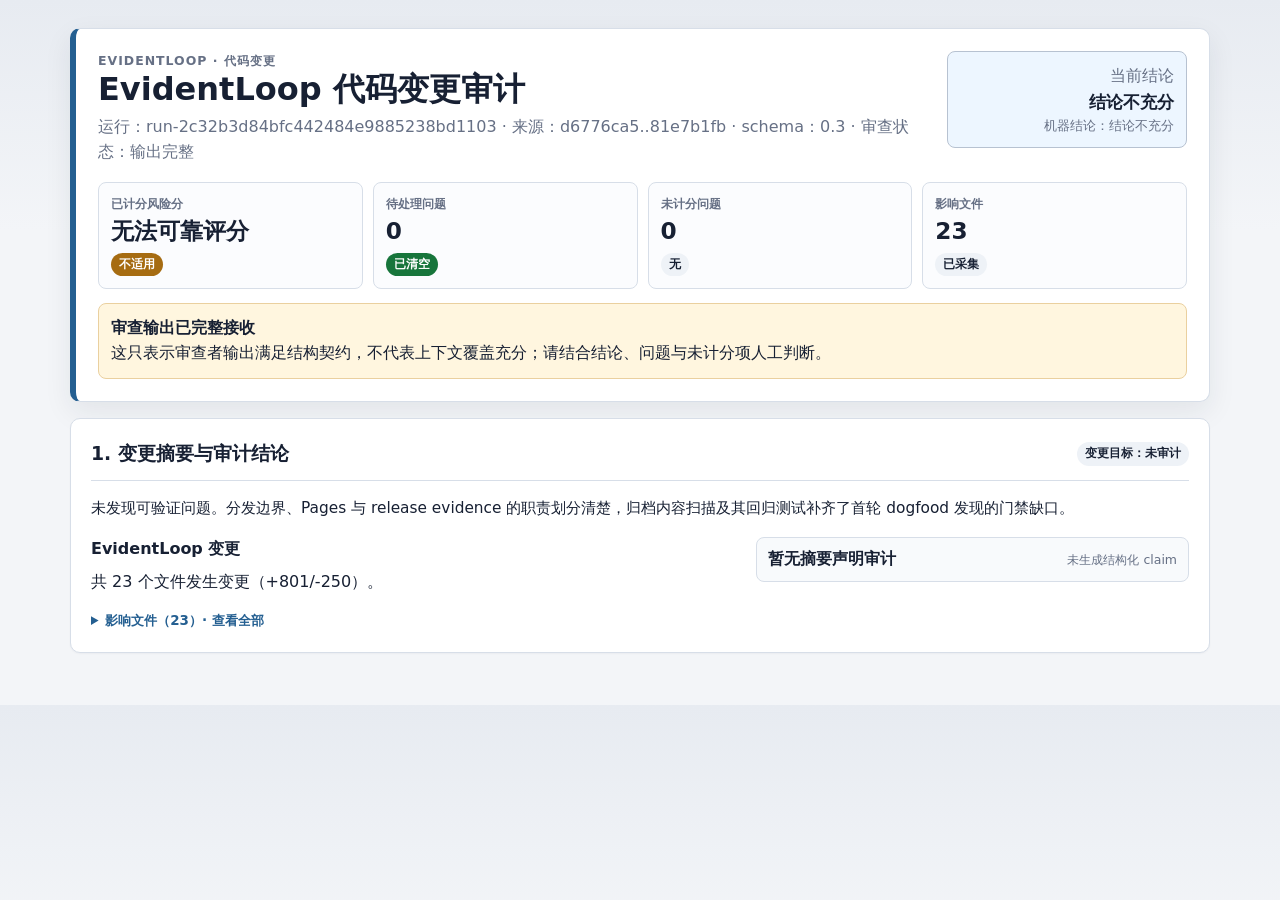
<file: docs/examples/evidentloop-alpha/audit.html>
<!doctype html>
<html lang="zh-CN" data-renderer-version="0.2">
<head>
  <meta charset="utf-8">
  <meta name="viewport" content="width=device-width, initial-scale=1">
  <meta name="color-scheme" content="light">
  <title>EvidentLoop 代码变更审计 · EvidentLoop</title>
  <style>:root {
  color-scheme: light;
  --bg: #f3f5f8;
  --panel: #ffffff;
  --text: #172033;
  --muted: #667085;
  --line: #d7dee8;
  --line-strong: #b7c2d1;
  --green: #17753b;
  --green-soft: #e7f6ec;
  --red: #bd2f35;
  --red-soft: #fff0f1;
  --amber: #a66c12;
  --amber-soft: #fff6df;
  --blue: #245f91;
  --blue-soft: #edf6ff;
  --code-bg: #fbfcfe;
  --code-add-bg: #e6ffed;
  --code-del-bg: #ffebe9;
  --code-add-text: #116329;
  --code-del-text: #82071e;
  --focus: #0e7490;
}

* { box-sizing: border-box; }

html { scroll-behavior: smooth; }

body {
  margin: 0;
  overflow-x: hidden;
  background: linear-gradient(180deg, #e7ebf1 0, var(--bg) 230px);
  color: var(--text);
  font-family: ui-sans-serif, system-ui, -apple-system, BlinkMacSystemFont, "Segoe UI", sans-serif;
  line-height: 1.55;
}

a { color: var(--blue); }
h1, h2, h3, p { margin-top: 0; }
h1 { margin-bottom: 6px; font-size: clamp(1.65rem, 4vw, 2rem); line-height: 1.2; }
h2 { margin-bottom: 0; font-size: 1.18rem; }
h3 { margin-bottom: 8px; font-size: 1rem; }
code { padding: 1px 5px; border-radius: 5px; background: #eef2f7; }

.report-shell {
  display: grid;
  width: min(1180px, 100%);
  margin: 0 auto;
  padding: 28px 20px 52px;
  gap: 16px;
}

.panel,
.hero {
  min-width: 0;
  border: 1px solid var(--line);
  border-radius: 10px;
  background: var(--panel);
  box-shadow: 0 1px 2px rgba(23, 32, 51, .04);
}

.hero {
  padding: 22px;
  border-left: 6px solid var(--blue);
  box-shadow: 0 10px 28px rgba(23, 32, 51, .08);
}

.hero.concerns { border-left-color: var(--red); }
.hero.pass_candidate { border-left-color: var(--green); }
.hero.needs_human_triage { border-left-color: var(--amber); }
.hero.inconclusive { border-left-color: var(--blue); }

.hero-top,
.section-title {
  display: flex;
  align-items: flex-start;
  justify-content: space-between;
  gap: 16px;
}

.hero-copy { min-width: 0; overflow-wrap: anywhere; }

.kicker {
  color: var(--muted);
  font-size: .78rem;
  font-weight: 800;
  letter-spacing: .08em;
  text-transform: uppercase;
}

.muted,
.ref { color: var(--muted); }
.ref { font-size: .8rem; overflow-wrap: anywhere; }

.verdict-box {
  flex: 0 0 240px;
  padding: 12px;
  border: 1px solid var(--line-strong);
  border-radius: 8px;
  background: var(--blue-soft);
  text-align: right;
}

.verdict-box strong { display: block; font-size: 1.08rem; overflow-wrap: anywhere; }
.hero.concerns .verdict-box { border-color: #f0b5b7; background: var(--red-soft); }
.hero.pass_candidate .verdict-box { border-color: #acd8bb; background: var(--green-soft); }
.hero.needs_human_triage .verdict-box { border-color: #ead09f; background: var(--amber-soft); }

.metric-grid {
  display: grid;
  grid-template-columns: repeat(4, minmax(0, 1fr));
  gap: 10px;
  margin-top: 18px;
}

.metric {
  min-width: 0;
  min-height: 88px;
  padding: 12px;
  border: 1px solid var(--line);
  border-radius: 8px;
  background: #fbfcfe;
}

.metric > span:first-child { display: block; color: var(--muted); font-size: .75rem; font-weight: 750; }
.metric strong { display: block; margin: 4px 0 6px; font-size: 1.45rem; line-height: 1.15; overflow-wrap: anywhere; }

.panel { padding: 20px; }
.section-title { align-items: center; margin-bottom: 16px; padding-bottom: 12px; border-bottom: 1px solid var(--line); }

.badge {
  display: inline-flex;
  align-items: center;
  justify-content: center;
  min-height: 22px;
  padding: 3px 8px;
  border-radius: 999px;
  color: #fff;
  font-size: .72rem;
  font-weight: 800;
  white-space: nowrap;
}

.badge.ok { background: var(--green); }
.badge.risk { background: var(--red); }
.badge.warn { background: var(--amber); }
.badge.info { background: var(--blue); }
.badge.soft { color: var(--text); background: #eef2f7; }

.status-callout,
.claim,
.finding-note,
.fix-inline,
.feedback-placeholder {
  padding: 12px;
  border: 1px solid var(--line);
  border-radius: 8px;
  background: #f8fafc;
}

.status-callout { margin-top: 14px; }
.status-callout.clean { border-color: #acd8bb; background: var(--green-soft); }
.status-callout.warning { border-color: #ead09f; background: var(--amber-soft); }
.status-callout.failure { border-color: #f0b5b7; background: var(--red-soft); }

.overall-summary { margin-bottom: 16px; font-size: .96rem; }
.summary-grid { display: grid; grid-template-columns: 1.2fr .8fr; align-items: start; gap: 16px; }
.summary-grid p,
.summary-grid strong { overflow-wrap: anywhere; }
.change-files { margin-top: 12px; }
.change-files > summary { cursor: pointer; color: var(--blue); font-size: .84rem; font-weight: 800; }
.change-files[open] > summary { margin-bottom: 10px; }
.change-list { display: grid; gap: 10px; margin-top: 12px; }
.file-change { display: grid; grid-template-columns: minmax(0, 1fr) auto; gap: 10px; padding: 10px 12px; border: 1px solid var(--line); border-radius: 8px; background: #fbfcfe; }
.file-path { color: var(--blue); font-family: ui-monospace, SFMono-Regular, Menlo, Consolas, monospace; font-size: .82rem; overflow-wrap: anywhere; }
.diff-stat { font-family: ui-monospace, SFMono-Regular, Menlo, Consolas, monospace; font-size: .8rem; white-space: nowrap; }
.add { color: var(--green); }
.del { color: var(--red); }
.claim-list { display: grid; align-self: start; align-content: start; gap: 10px; }
.claim-empty { display: flex; align-items: center; justify-content: space-between; gap: 10px; padding: 9px 11px; }
.claim-empty .muted { font-size: .78rem; }
.claim[data-status="challenged"] { border-left: 5px solid var(--red); background: var(--red-soft); }
.claim[data-status="supported"] { border-left: 5px solid var(--green); background: var(--green-soft); }
.claim[data-status="partial"] { border-left: 5px solid var(--amber); background: var(--amber-soft); }

.finding-stack { display: grid; gap: 14px; }
.finding-card { min-width: 0; overflow: hidden; border: 1px solid var(--line); border-radius: 9px; background: #fff; }
.finding-card.high { border-left: 6px solid var(--red); }
.finding-card.medium { border-left: 6px solid var(--amber); }
.finding-card.low,
.finding-card.note { border-left: 6px solid var(--blue); }

.finding-header { display: grid; grid-template-columns: auto auto minmax(0, 1fr) auto; align-items: start; gap: 9px; padding: 14px 16px; border-bottom: 1px solid var(--line); background: #fbfcfe; }
.finding-title { display: block; font-weight: 800; overflow-wrap: anywhere; }
.location { display: block; margin-top: 3px; color: var(--blue); font-family: ui-monospace, SFMono-Regular, Menlo, Consolas, monospace; font-size: .78rem; overflow-wrap: anywhere; }
.finding-body { padding: 16px; }
.finding-layout { display: grid; grid-template-columns: minmax(0, 1fr) 260px; gap: 14px; }
.finding-note { margin-bottom: 12px; }
.unanchored { border-color: #ead09f; background: var(--amber-soft); }

.hunk { min-width: 0; overflow: hidden; border: 1px solid var(--line-strong); border-radius: 8px; background: var(--code-bg); }
.hunk-caption { display: flex; flex-wrap: wrap; justify-content: space-between; gap: 10px; padding: 8px 10px; border-bottom: 1px solid var(--line); background: #eef2f7; color: var(--muted); font-family: ui-monospace, SFMono-Regular, Menlo, Consolas, monospace; font-size: .72rem; }
.hunk-scroll { max-width: 100%; overflow-x: auto; overscroll-behavior-inline: contain; }
.hunk-table { width: 100%; min-width: 0; border-collapse: collapse; table-layout: fixed; }
.hunk-table th { padding: 5px 8px; background: #f6f8fb; color: var(--muted); font-size: .68rem; text-align: right; }
.hunk-table th:first-child { width: 5px; padding: 0; }
.hunk-table th:nth-child(2),
.hunk-table th:nth-child(3) { width: 54px; }
.hunk-table th:last-child { text-align: left; }
.hunk-table td { border: 0; padding: 0; vertical-align: top; }
.hunk-stripe { width: 5px; background: transparent; }
.hunk-line-active .hunk-stripe { background: #f59e0b; }
.hunk-line-active .hunk-num { color: #7a4b00; background: #fff3cd; font-weight: 800; }
.hunk-line-active .hunk-code { box-shadow: inset 4px 0 0 #f59e0b; font-weight: 700; }
.hunk-num { width: 54px; padding: 2px 8px !important; border-right: 1px solid var(--line) !important; color: #7a8699; background: #f7f9fc; font-family: ui-monospace, SFMono-Regular, Menlo, Consolas, monospace; font-size: .75rem; text-align: right; user-select: none; }
.hunk-code { padding: 2px 10px !important; color: #1f2937; font-family: ui-monospace, SFMono-Regular, Menlo, Consolas, monospace; font-size: .78rem; white-space: pre-wrap; overflow-wrap: anywhere; word-break: break-word; }
.hunk-add .hunk-code { color: var(--code-add-text); background: var(--code-add-bg); }
.hunk-delete .hunk-code { color: var(--code-del-text); background: var(--code-del-bg); }
.hunk-meta .hunk-code { color: var(--muted); background: #f7f9fc; font-style: italic; }
.hunk-omitted-cell { padding: 5px 10px !important; color: var(--muted); background: #eef2f7; font-family: ui-monospace, SFMono-Regular, Menlo, Consolas, monospace; font-size: .72rem; text-align: center; }
.hunk-hit-key { color: #7a4b00; font-weight: 800; }
.hunk-hit-key::before { content: "● "; color: #f59e0b; }

.chain { display: grid; align-content: start; gap: 8px; }
.chain-row { padding: 9px; border: 1px solid var(--line); border-radius: 8px; background: #f8fafc; overflow-wrap: anywhere; }
.chain-label { display: block; margin-bottom: 3px; color: var(--muted); font-size: .7rem; font-weight: 800; letter-spacing: .04em; text-transform: uppercase; }
.fix-inline { margin-top: 12px; border-color: #b8d5ef; background: var(--blue-soft); }
.feedback-placeholder { display: block; margin-top: 12px; }
.feedback-heading,
.feedback-toolbar,
.feedback-comment-actions { display: flex; align-items: center; justify-content: space-between; gap: 12px; }
.feedback-toolbar { align-items: flex-start; }
.feedback-toolbar p:last-child { margin-bottom: 0; }
.feedback-export-actions { display: grid; justify-items: end; gap: 6px; flex: 0 0 auto; }
.feedback-controls { display: grid; gap: 10px; margin-top: 10px; }
.feedback-actions { display: flex; flex-wrap: wrap; gap: 8px; margin-top: 12px; }
.feedback-more,
.evidence-details { margin-top: 10px; }
.feedback-more > summary,
.evidence-details > summary { cursor: pointer; color: var(--blue); font-size: .82rem; font-weight: 800; }
.feedback-controls label { display: grid; gap: 5px; color: var(--muted); font-size: .78rem; font-weight: 750; }
.feedback-controls select,
.feedback-controls textarea { width: 100%; border: 1px solid var(--line-strong); border-radius: 7px; background: #fff; color: var(--text); font: inherit; }
.feedback-controls select { min-height: 36px; padding: 6px 9px; }
.feedback-controls textarea { min-height: 78px; padding: 9px; resize: vertical; }
.button { min-height: 34px; padding: 6px 11px; border: 1px solid var(--line-strong); border-radius: 7px; background: #fff; color: var(--text); font: inherit; font-size: .82rem; font-weight: 750; cursor: pointer; }
.button:hover { border-color: var(--blue); background: var(--blue-soft); }
.button:focus-visible,
.feedback-controls select:focus-visible,
.feedback-controls textarea:focus-visible { outline: 3px solid color-mix(in srgb, var(--focus) 35%, transparent); outline-offset: 2px; }
.button[aria-pressed="true"] { border-color: var(--blue); background: var(--blue); color: #fff; }
.button.primary { border-color: var(--blue); background: var(--blue); color: #fff; }
.button.primary:hover { background: #194d77; }

.data-table-wrap { max-width: 100%; overflow-x: auto; }
.data-table { width: 100%; min-width: 620px; border-collapse: collapse; }
.data-table th,
.data-table td { padding: 10px; border-bottom: 1px solid var(--line); text-align: left; vertical-align: top; }
.data-table th { color: var(--muted); font-size: .74rem; text-transform: uppercase; }

@media (max-width: 780px) {
  .report-shell { padding: 16px 12px 36px; }
  .hero-top,
  .section-title,
  .feedback-toolbar,
  .feedback-heading,
  .feedback-comment-actions { flex-direction: column; align-items: flex-start; }
  .section-title { align-items: flex-start; }
  .feedback-export-actions { width: 100%; justify-items: start; }
  .verdict-box { width: 100%; flex-basis: auto; text-align: left; }
  .metric-grid { grid-template-columns: repeat(2, minmax(0, 1fr)); }
  .summary-grid,
  .finding-layout { grid-template-columns: minmax(0, 1fr); }
  .finding-header { grid-template-columns: auto minmax(0, 1fr) auto; }
  .finding-header .category-badge { display: none; }
  .file-change { grid-template-columns: minmax(0, 1fr); }
  .diff-stat { white-space: normal; }
}

@media (max-width: 330px) {
  .metric-grid { grid-template-columns: minmax(0, 1fr); }
}

@media (max-width: 420px) {
  .panel,
  .hero { padding: 15px; }
  .finding-body { padding: 12px; }
  .claim-empty { align-items: flex-start; flex-direction: column; }
}

@media (prefers-reduced-motion: reduce) {
  *, *::before, *::after {
    scroll-behavior: auto !important;
    animation-duration: .01ms !important;
    animation-iteration-count: 1 !important;
    transition-duration: .01ms !important;
  }
}
</style>
</head>
<body>
  <main class="report-shell" data-graph-id="audit:run-2c32b3d84bfc442484e9885238bd1103" data-run-id="run-2c32b3d84bfc442484e9885238bd1103">
    <header class="hero inconclusive" data-node-id="run-2c32b3d84bfc442484e9885238bd1103" data-node-type="run">
      <div class="hero-top">
        <div class="hero-copy">
          <div class="kicker">EvidentLoop · 代码变更</div>
          <h1>EvidentLoop 代码变更审计</h1>
          <div class="muted">
运行：run-2c32b3d84bfc442484e9885238bd1103 ·             来源：d6776ca5..81e7b1fb · schema：0.3 · 审查状态：输出完整
          </div>
        </div>
        <div class="verdict-box">
          <span class="muted">当前结论</span>
          <strong>结论不充分</strong>
          <div class="ref">机器结论：结论不充分</div>
        </div>
      </div>

      <div class="metric-grid">
        <div class="metric">
          <span>已计分风险分</span>
          <strong>无法可靠评分</strong>
          <span class="badge warn">不适用</span>
        </div>
        <div class="metric">
          <span>待处理问题</span>
          <strong>0</strong>
          <span class="badge ok">已清空</span>
        </div>
        <div class="metric">
          <span>未计分问题</span>
          <strong>0</strong>
          <span class="badge soft">无</span>
        </div>
        <div class="metric">
          <span>影响文件</span>
          <strong>23</strong>
          <span class="badge soft">已采集</span>
        </div>
      </div>

      <div class="status-callout warning">
        <strong>审查输出已完整接收</strong>
        <div>这只表示审查者输出满足结构契约，不代表上下文覆盖充分；请结合结论、问题与未计分项人工判断。</div>
      </div>
    </header>

    <section class="panel" data-node-id="change-001" data-node-type="change">
      <div class="section-title">
        <h2>1. 变更摘要与审计结论</h2>
        <span class="badge soft">变更目标：未审计</span>
      </div>
<p class="overall-summary">未发现可验证问题。分发边界、Pages 与 release evidence 的职责划分清楚，归档内容扫描及其回归测试补齐了首轮 dogfood 发现的门禁缺口。</p>      <div class="summary-grid summary-grid-empty-claim">
        <div>
            <article data-node-id="change-001" data-node-type="change" data-edge-id="edge-001">
              <h3>EvidentLoop 变更</h3>
              <p>共 23 个文件发生变更（+801/-250）。</p>
            </article>
          <details class="change-files">
            <summary>影响文件（23）· 查看全部</summary>
          <div class="change-list">
            <div class="file-change" data-node-id="file-001" data-node-type="file" data-edge-id="edge-002">
              <span class="file-path">.github/workflows/ci.yml</span>
              <span class="diff-stat">
                <span class="add">+7</span>
                <span class="del">-2</span>
                · 修改              </span>
            </div>
            <div class="file-change" data-node-id="file-002" data-node-type="file" data-edge-id="edge-003">
              <span class="file-path">.sopify/blueprint/README.md</span>
              <span class="diff-stat">
                <span class="add">+2</span>
                <span class="del">-2</span>
                · 修改              </span>
            </div>
            <div class="file-change" data-node-id="file-003" data-node-type="file" data-edge-id="edge-004">
              <span class="file-path">.sopify/blueprint/background.md</span>
              <span class="diff-stat">
                <span class="add">+1</span>
                <span class="del">-1</span>
                · 修改              </span>
            </div>
            <div class="file-change" data-node-id="file-004" data-node-type="file" data-edge-id="edge-005">
              <span class="file-path">.sopify/blueprint/design.md</span>
              <span class="diff-stat">
                <span class="add">+1</span>
                <span class="del">-1</span>
                · 修改              </span>
            </div>
            <div class="file-change" data-node-id="file-005" data-node-type="file" data-edge-id="edge-006">
              <span class="file-path">.sopify/blueprint/tasks.md</span>
              <span class="diff-stat">
                <span class="add">+1</span>
                <span class="del">-1</span>
                · 修改              </span>
            </div>
            <div class="file-change" data-node-id="file-006" data-node-type="file" data-edge-id="edge-007">
              <span class="file-path">.sopify/history/2026-07/20260707_audit_graph_init/receipts/final.json</span>
              <span class="diff-stat">
                <span class="add">+1</span>
                <span class="del">-1</span>
                · 修改              </span>
            </div>
            <div class="file-change" data-node-id="file-007" data-node-type="file" data-edge-id="edge-008">
              <span class="file-path">.sopify/history/2026-07/20260710_audit_json_v0_schema_renderer_spike/receipts/verify_011.json</span>
              <span class="diff-stat">
                <span class="add">+1</span>
                <span class="del">-1</span>
                · 修改              </span>
            </div>
            <div class="file-change" data-node-id="file-008" data-node-type="file" data-edge-id="edge-009">
              <span class="file-path">.sopify/history/2026-07/20260710_audit_json_v0_schema_renderer_spike/receipts/verify_014.json</span>
              <span class="diff-stat">
                <span class="add">+1</span>
                <span class="del">-1</span>
                · 修改              </span>
            </div>
            <div class="file-change" data-node-id="file-009" data-node-type="file" data-edge-id="edge-010">
              <span class="file-path">.sopify/history/2026-07/20260710_change_audit_rename/receipts/final.json</span>
              <span class="diff-stat">
                <span class="add">+1</span>
                <span class="del">-1</span>
                · 修改              </span>
            </div>
            <div class="file-change" data-node-id="file-010" data-node-type="file" data-edge-id="edge-011">
              <span class="file-path">.sopify/plan/20260711_identity_and_distribution/adr/001-pypi-cli-standard-skill.md</span>
              <span class="diff-stat">
                <span class="add">+3</span>
                <span class="del">-3</span>
                · 修改              </span>
            </div>
            <div class="file-change" data-node-id="file-011" data-node-type="file" data-edge-id="edge-012">
              <span class="file-path">.sopify/plan/20260711_identity_and_distribution/adr/003-main-and-audit-evidence-placement.md</span>
              <span class="diff-stat">
                <span class="add">+22</span>
                <span class="del">-26</span>
                · 修改              </span>
            </div>
            <div class="file-change" data-node-id="file-012" data-node-type="file" data-edge-id="edge-013">
              <span class="file-path">.sopify/plan/20260711_identity_and_distribution/adr/004-adopt-evidentloop-identity.md</span>
              <span class="diff-stat">
                <span class="add">+5</span>
                <span class="del">-1</span>
                · 修改              </span>
            </div>
            <div class="file-change" data-node-id="file-013" data-node-type="file" data-edge-id="edge-014">
              <span class="file-path">.sopify/plan/20260711_identity_and_distribution/background.md</span>
              <span class="diff-stat">
                <span class="add">+12</span>
                <span class="del">-12</span>
                · 修改              </span>
            </div>
            <div class="file-change" data-node-id="file-014" data-node-type="file" data-edge-id="edge-015">
              <span class="file-path">.sopify/plan/20260711_identity_and_distribution/design.md</span>
              <span class="diff-stat">
                <span class="add">+34</span>
                <span class="del">-26</span>
                · 修改              </span>
            </div>
            <div class="file-change" data-node-id="file-015" data-node-type="file" data-edge-id="edge-016">
              <span class="file-path">.sopify/plan/20260711_identity_and_distribution/diagrams/distribution-user-flow.svg</span>
              <span class="diff-stat">
                <span class="add">+0</span>
                <span class="del">-151</span>
                · 删除              </span>
            </div>
            <div class="file-change" data-node-id="file-016" data-node-type="file" data-edge-id="edge-017">
              <span class="file-path">.sopify/plan/20260711_identity_and_distribution/tasks.md</span>
              <span class="diff-stat">
                <span class="add">+14</span>
                <span class="del">-14</span>
                · 修改              </span>
            </div>
            <div class="file-change" data-node-id="file-017" data-node-type="file" data-edge-id="edge-018">
              <span class="file-path">README.md</span>
              <span class="diff-stat">
                <span class="add">+10</span>
                <span class="del">-3</span>
                · 修改              </span>
            </div>
            <div class="file-change" data-node-id="file-018" data-node-type="file" data-edge-id="edge-019">
              <span class="file-path">README.zh-CN.md</span>
              <span class="diff-stat">
                <span class="add">+10</span>
                <span class="del">-3</span>
                · 修改              </span>
            </div>
            <div class="file-change" data-node-id="file-019" data-node-type="file" data-edge-id="edge-020">
              <span class="file-path">docs/assets/evidentloop-user-flow.svg</span>
              <span class="diff-stat">
                <span class="add">+134</span>
                <span class="del">-0</span>
                · 新增              </span>
            </div>
            <div class="file-change" data-node-id="file-020" data-node-type="file" data-edge-id="edge-021">
              <span class="file-path">docs/index.html</span>
              <span class="diff-stat">
                <span class="add">+35</span>
                <span class="del">-0</span>
                · 新增              </span>
            </div>
            <div class="file-change" data-node-id="file-021" data-node-type="file" data-edge-id="edge-022">
              <span class="file-path">scripts/build_release_evidence.py</span>
              <span class="diff-stat">
                <span class="add">+291</span>
                <span class="del">-0</span>
                · 新增              </span>
            </div>
            <div class="file-change" data-node-id="file-022" data-node-type="file" data-edge-id="edge-023">
              <span class="file-path">scripts/check_release_boundaries.py</span>
              <span class="diff-stat">
                <span class="add">+197</span>
                <span class="del">-0</span>
                · 新增              </span>
            </div>
            <div class="file-change" data-node-id="file-023" data-node-type="file" data-edge-id="edge-024">
              <span class="file-path">tests/test_release_boundaries.py</span>
              <span class="diff-stat">
                <span class="add">+18</span>
                <span class="del">-0</span>
                · 新增              </span>
            </div>
          </div>
</details>        </div>
        <div class="claim-list claim-list-empty">
          <div class="claim claim-empty" data-status="unknown">
            <strong>暂无摘要声明审计</strong>
            <span class="muted">未生成结构化 claim</span>
          </div>
        </div>
      </div>
    </section>





  </main>
  <script>(function attachEvidentLoopFeedback(root, factory) {
  "use strict";
  const api = factory();
  if (typeof module !== "undefined" && module.exports) {
    module.exports = api;
  }
  if (root) {
    root.EvidentLoopFeedback = api;
    if (root.document) {
      api.init(root.document, root);
    }
  }
})(typeof window !== "undefined" ? window : null, function createEvidentLoopFeedback() {
  "use strict";

  const PREFIX = "evidentloop.feedback.v1";
  const SEVERITIES = new Set(["high", "medium", "low", "note"]);

  function storageKey(identity) {
    return [PREFIX, identity.graph_id, identity.run_id, identity.fingerprint]
      .map((value) => encodeURIComponent(String(value)))
      .join(":");
  }

  function defaultState(identity) {
    return {
      graph_id: identity.graph_id,
      run_id: identity.run_id,
      target_type: "finding",
      target_id: identity.target_id,
      fingerprint: identity.fingerprint,
      disposition: null,
      comment: "",
      severity_override: null,
      timestamps: {},
      updated_at: null,
    };
  }

  function matchesIdentity(state, identity) {
    return state
      && state.graph_id === identity.graph_id
      && state.run_id === identity.run_id
      && state.target_id === identity.target_id
      && state.fingerprint === identity.fingerprint;
  }

  function validState(state, identity) {
    if (!matchesIdentity(state, identity) || state.target_type !== "finding") return false;
    if (![null, "accept", "false_positive"].includes(state.disposition)) return false;
    if (typeof state.comment !== "string") return false;
    if (state.severity_override !== null && !SEVERITIES.has(state.severity_override)) return false;
    if (!state.timestamps || typeof state.timestamps !== "object") return false;
    if (state.disposition && typeof state.timestamps.disposition !== "string") return false;
    if (state.comment && typeof state.timestamps.comment !== "string") return false;
    if (state.severity_override && typeof state.timestamps.severity_override !== "string") return false;
    return true;
  }

  function loadState(storage, identity) {
    try {
      const raw = storage.getItem(storageKey(identity));
      if (!raw) return defaultState(identity);
      const state = JSON.parse(raw);
      return validState(state, identity) ? state : defaultState(identity);
    } catch (_error) {
      return defaultState(identity);
    }
  }

  function saveState(storage, state) {
    storage.setItem(storageKey(state), JSON.stringify(state));
    return state;
  }

  function applyAction(state, action, value, now) {
    const next = JSON.parse(JSON.stringify(state));
    const timestamp = now || new Date().toISOString();
    if (action === "accept" || action === "false_positive") {
      next.disposition = action;
      next.timestamps.disposition = timestamp;
    } else if (action === "comment") {
      next.comment = String(value || "").trim();
      if (next.comment) next.timestamps.comment = timestamp;
      else delete next.timestamps.comment;
    } else if (action === "severity_override") {
      const severity = String(value || "");
      if (severity && !SEVERITIES.has(severity)) {
        throw new Error("invalid severity override");
      }
      next.severity_override = severity || null;
      if (next.severity_override) next.timestamps.severity_override = timestamp;
      else delete next.timestamps.severity_override;
    } else {
      throw new Error("unknown feedback action");
    }
    next.updated_at = timestamp;
    return next;
  }

  function baseEvent(state, action, createdAt) {
    return {
      target_type: "finding",
      target_id: state.target_id,
      action,
      fingerprint: state.fingerprint,
      graph_id: state.graph_id,
      run_id: state.run_id,
      created_at: createdAt,
    };
  }

  function stateToEvents(state) {
    const events = [];
    if (state.disposition) {
      events.push(baseEvent(state, state.disposition, state.timestamps.disposition));
    }
    if (state.comment) {
      events.push({
        ...baseEvent(state, "comment", state.timestamps.comment),
        comment: state.comment,
      });
    }
    if (state.severity_override) {
      events.push({
        ...baseEvent(state, "severity_override", state.timestamps.severity_override),
        severity: state.severity_override,
      });
    }
    return events;
  }

  function exportJsonl(states) {
    const lines = states.flatMap(stateToEvents).map((event) => JSON.stringify(event));
    return lines.length ? `${lines.join("\n")}\n` : "";
  }

  function memoryStorage() {
    const values = new Map();
    return {
      getItem(key) { return values.has(key) ? values.get(key) : null; },
      setItem(key, value) { values.set(key, String(value)); },
    };
  }

  function renderState(panel, state, syncInputs) {
    panel.querySelectorAll("[data-feedback-action='accept'], [data-feedback-action='false_positive']")
      .forEach((button) => {
        button.setAttribute("aria-pressed", String(button.dataset.feedbackAction === state.disposition));
      });
    const badge = panel.querySelector("[data-feedback-state]");
    const displayState = state.disposition
      || (state.comment || state.severity_override ? "edited" : "pending");
    badge.textContent = {
      accept: "已接受",
      false_positive: "已标记误报",
      edited: "已编辑",
      pending: "待决策",
    }[displayState];
    if (syncInputs) {
      panel.querySelector("[data-feedback-comment]").value = state.comment || "";
      panel.querySelector("[data-feedback-severity]").value = state.severity_override || "";
    }
  }

  function init(documentObject, rootObject) {
    const shell = documentObject.querySelector("[data-graph-id][data-run-id]");
    if (!shell) return;
    let storage;
    try {
      storage = rootObject.localStorage;
      const probe = `${PREFIX}:probe`;
      storage.setItem(probe, "1");
      storage.removeItem(probe);
    } catch (_error) {
      storage = memoryStorage();
    }

    const panels = Array.from(documentObject.querySelectorAll("[data-feedback-for][data-fingerprint]"));
    const entries = panels.map((panel) => {
      const identity = {
        graph_id: shell.dataset.graphId,
        run_id: shell.dataset.runId,
        target_id: panel.dataset.feedbackFor,
        fingerprint: panel.dataset.fingerprint,
      };
      let state = loadState(storage, identity);
      renderState(panel, state, true);
      const message = panel.querySelector("[data-feedback-message]");

      panel.querySelectorAll("[data-feedback-action]").forEach((button) => {
        button.addEventListener("click", () => {
          const action = button.dataset.feedbackAction;
          const value = action === "comment"
            ? panel.querySelector("[data-feedback-comment]").value
            : null;
          state = applyAction(state, action, value);
          try { saveState(storage, state); } catch (_error) { /* in-memory state remains usable */ }
          renderState(panel, state, false);
          message.textContent = action === "comment" && !state.comment ? "评论已移除" : "决策已保存在当前浏览器";
        });
      });
      panel.querySelector("[data-feedback-severity]").addEventListener("change", (event) => {
        state = applyAction(state, "severity_override", event.target.value);
        try { saveState(storage, state); } catch (_error) { /* in-memory state remains usable */ }
        renderState(panel, state, false);
        message.textContent = state.severity_override ? "严重度调整已保存" : "已恢复原严重度";
      });
      return { getState: () => state };
    });

    const exportButton = documentObject.querySelector("[data-feedback-export]");
    const exportStatus = documentObject.querySelector("[data-feedback-export-status]");
    if (exportButton && exportStatus) {
      exportButton.addEventListener("click", () => {
        const jsonl = exportJsonl(entries.map((entry) => entry.getState()));
        if (!jsonl) {
          exportStatus.textContent = "暂无可导出的决策";
          return;
        }
        const blob = new rootObject.Blob([jsonl], { type: "application/x-ndjson;charset=utf-8" });
        const url = rootObject.URL.createObjectURL(blob);
        const link = documentObject.createElement("a");
        link.href = url;
        link.download = "audit-feedback.jsonl";
        documentObject.body.appendChild(link);
        link.click();
        link.remove();
        rootObject.URL.revokeObjectURL(url);
        exportStatus.textContent = `已导出 ${jsonl.trimEnd().split("\n").length} 条决策`;
      });
    }
    documentObject.documentElement.dataset.evidentloopReady = "true";
  }

  return {
    PREFIX,
    applyAction,
    defaultState,
    exportJsonl,
    init,
    loadState,
    memoryStorage,
    saveState,
    stateToEvents,
    storageKey,
    validState,
  };
});
</script>
</body>
</html>
</file>
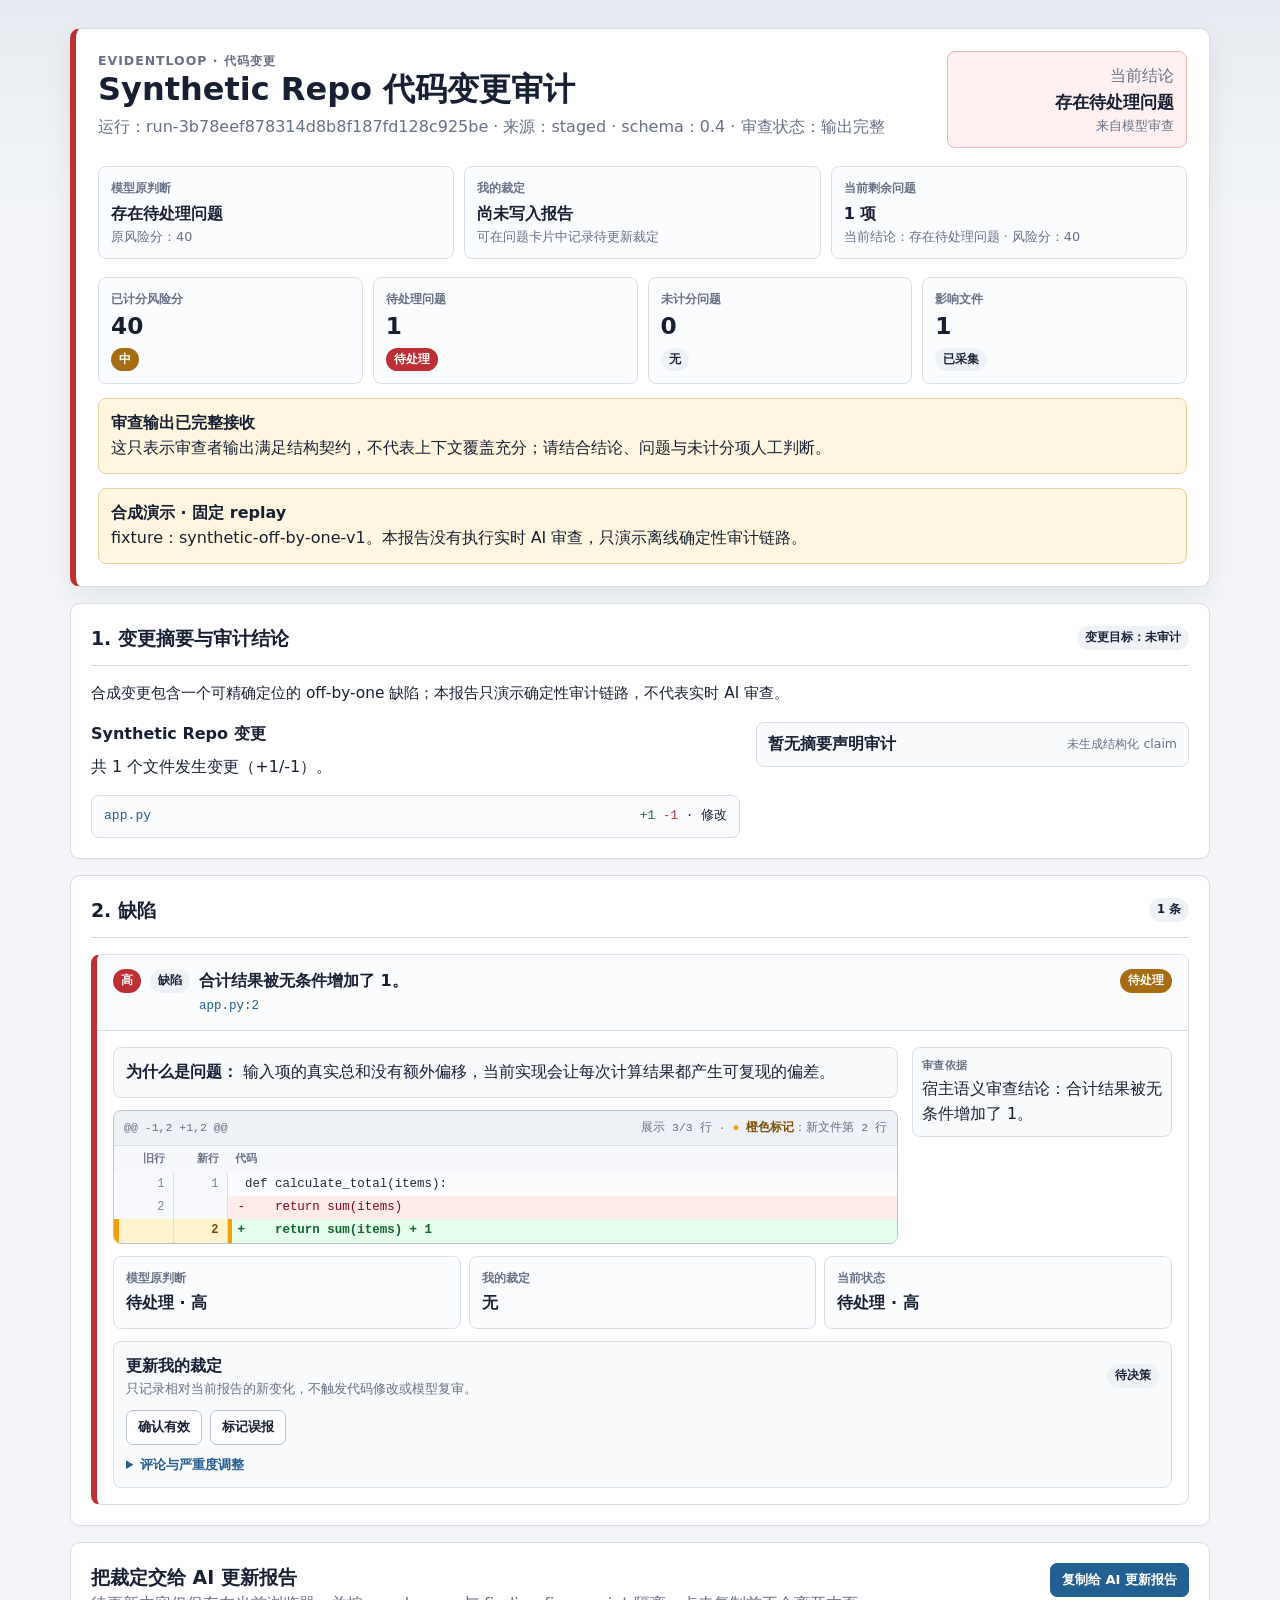
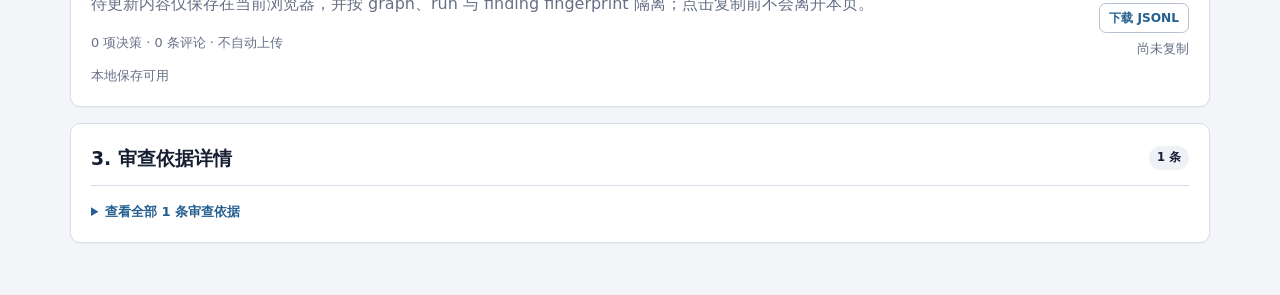
<file: docs/examples/evidentloop-demo-v04/audit.html>
<!doctype html>
<html lang="zh-CN" data-renderer-version="0.3">
<head>
  <meta charset="utf-8">
  <meta name="viewport" content="width=device-width, initial-scale=1">
  <meta name="color-scheme" content="light">
  <title>Synthetic Repo 代码变更审计 · EvidentLoop</title>
  <style>:root {
  color-scheme: light;
  --bg: #f3f5f8;
  --panel: #ffffff;
  --text: #172033;
  --muted: #667085;
  --line: #d7dee8;
  --line-strong: #b7c2d1;
  --green: #17753b;
  --green-soft: #e7f6ec;
  --red: #bd2f35;
  --red-soft: #fff0f1;
  --amber: #a66c12;
  --amber-soft: #fff6df;
  --blue: #245f91;
  --blue-soft: #edf6ff;
  --code-bg: #fbfcfe;
  --code-add-bg: #e6ffed;
  --code-del-bg: #ffebe9;
  --code-add-text: #116329;
  --code-del-text: #82071e;
  --focus: #0e7490;
}

* { box-sizing: border-box; }

html { scroll-behavior: smooth; }

body {
  margin: 0;
  overflow-x: hidden;
  background: linear-gradient(180deg, #e7ebf1 0, var(--bg) 230px);
  color: var(--text);
  font-family: ui-sans-serif, system-ui, -apple-system, BlinkMacSystemFont, "Segoe UI", sans-serif;
  line-height: 1.55;
}

a { color: var(--blue); }
h1, h2, h3, p { margin-top: 0; }
h1 { margin-bottom: 6px; font-size: clamp(1.65rem, 4vw, 2rem); line-height: 1.2; }
h2 { margin-bottom: 0; font-size: 1.18rem; }
h3 { margin-bottom: 8px; font-size: 1rem; }
code { padding: 1px 5px; border-radius: 5px; background: #eef2f7; }

.report-shell {
  display: grid;
  width: min(1180px, 100%);
  margin: 0 auto;
  padding: 28px 20px 52px;
  gap: 16px;
}

.panel,
.hero {
  min-width: 0;
  border: 1px solid var(--line);
  border-radius: 10px;
  background: var(--panel);
  box-shadow: 0 1px 2px rgba(23, 32, 51, .04);
}

.hero {
  padding: 22px;
  border-left: 6px solid var(--blue);
  box-shadow: 0 10px 28px rgba(23, 32, 51, .08);
}

.hero.concerns { border-left-color: var(--red); }
.hero.pass_candidate { border-left-color: var(--green); }
.hero.needs_human_triage { border-left-color: var(--amber); }
.hero.inconclusive { border-left-color: var(--blue); }

.hero-top,
.section-title {
  display: flex;
  align-items: flex-start;
  justify-content: space-between;
  gap: 16px;
}

.hero-copy { min-width: 0; overflow-wrap: anywhere; }

.kicker {
  color: var(--muted);
  font-size: .78rem;
  font-weight: 800;
  letter-spacing: .08em;
  text-transform: uppercase;
}

.muted,
.ref { color: var(--muted); }
.ref { font-size: .8rem; overflow-wrap: anywhere; }

.verdict-box {
  flex: 0 0 240px;
  padding: 12px;
  border: 1px solid var(--line-strong);
  border-radius: 8px;
  background: var(--blue-soft);
  text-align: right;
}

.verdict-box strong { display: block; font-size: 1.08rem; overflow-wrap: anywhere; }
.human-notice { margin-top: 6px; color: var(--amber); font-size: .78rem; font-weight: 800; }
.hero.concerns .verdict-box { border-color: #f0b5b7; background: var(--red-soft); }
.hero.pass_candidate .verdict-box { border-color: #acd8bb; background: var(--green-soft); }
.hero.needs_human_triage .verdict-box { border-color: #ead09f; background: var(--amber-soft); }

.judgment-grid {
  display: grid;
  grid-template-columns: repeat(3, minmax(0, 1fr));
  gap: 10px;
  margin-top: 18px;
}

.judgment-card,
.finding-judgments > div {
  min-width: 0;
  padding: 12px;
  border: 1px solid var(--line);
  border-radius: 8px;
  background: #fbfcfe;
  overflow-wrap: anywhere;
}

.judgment-card > span,
.finding-judgments > div > span {
  display: block;
  margin-bottom: 4px;
  color: var(--muted);
  font-size: .74rem;
  font-weight: 800;
}

.judgment-card strong,
.finding-judgments strong { display: block; }

.metric-grid {
  display: grid;
  grid-template-columns: repeat(4, minmax(0, 1fr));
  gap: 10px;
  margin-top: 18px;
}

.metric {
  min-width: 0;
  min-height: 88px;
  padding: 12px;
  border: 1px solid var(--line);
  border-radius: 8px;
  background: #fbfcfe;
}

.metric > span:first-child { display: block; color: var(--muted); font-size: .75rem; font-weight: 750; }
.metric strong { display: block; margin: 4px 0 6px; font-size: 1.45rem; line-height: 1.15; overflow-wrap: anywhere; }

.panel { padding: 20px; }
.section-title { align-items: center; margin-bottom: 16px; padding-bottom: 12px; border-bottom: 1px solid var(--line); }

.badge {
  display: inline-flex;
  align-items: center;
  justify-content: center;
  min-height: 22px;
  padding: 3px 8px;
  border-radius: 999px;
  color: #fff;
  font-size: .72rem;
  font-weight: 800;
  white-space: nowrap;
}

.badge.ok { background: var(--green); }
.badge.risk { background: var(--red); }
.badge.warn { background: var(--amber); }
.badge.info { background: var(--blue); }
.badge.soft { color: var(--text); background: #eef2f7; }

.status-callout,
.claim,
.finding-note,
.fix-inline,
.feedback-placeholder {
  padding: 12px;
  border: 1px solid var(--line);
  border-radius: 8px;
  background: #f8fafc;
}

.status-callout { margin-top: 14px; }
.status-callout.clean { border-color: #acd8bb; background: var(--green-soft); }
.status-callout.warning { border-color: #ead09f; background: var(--amber-soft); }
.status-callout.failure { border-color: #f0b5b7; background: var(--red-soft); }

.overall-summary { margin-bottom: 16px; font-size: .96rem; }
.summary-grid { display: grid; grid-template-columns: 1.2fr .8fr; align-items: start; gap: 16px; }
.summary-grid p,
.summary-grid strong { overflow-wrap: anywhere; }
.change-files { margin-top: 12px; }
.change-files > summary { cursor: pointer; color: var(--blue); font-size: .84rem; font-weight: 800; }
.change-files[open] > summary { margin-bottom: 10px; }
.change-list { display: grid; gap: 10px; margin-top: 12px; }
.file-change { display: grid; grid-template-columns: minmax(0, 1fr) auto; gap: 10px; padding: 10px 12px; border: 1px solid var(--line); border-radius: 8px; background: #fbfcfe; }
.file-path { color: var(--blue); font-family: ui-monospace, SFMono-Regular, Menlo, Consolas, monospace; font-size: .82rem; overflow-wrap: anywhere; }
.diff-stat { font-family: ui-monospace, SFMono-Regular, Menlo, Consolas, monospace; font-size: .8rem; white-space: nowrap; }
.add { color: var(--green); }
.del { color: var(--red); }
.claim-list { display: grid; align-self: start; align-content: start; gap: 10px; }
.claim-empty { display: flex; align-items: center; justify-content: space-between; gap: 10px; padding: 9px 11px; }
.claim-empty .muted { font-size: .78rem; }
.claim[data-status="challenged"] { border-left: 5px solid var(--red); background: var(--red-soft); }
.claim[data-status="supported"] { border-left: 5px solid var(--green); background: var(--green-soft); }
.claim[data-status="partial"] { border-left: 5px solid var(--amber); background: var(--amber-soft); }

.finding-stack { display: grid; gap: 14px; }
.finding-card { min-width: 0; overflow: hidden; border: 1px solid var(--line); border-radius: 9px; background: #fff; }
.finding-card.high { border-left: 6px solid var(--red); }
.finding-card.medium { border-left: 6px solid var(--amber); }
.finding-card.low,
.finding-card.note { border-left: 6px solid var(--blue); }

.finding-header { display: grid; grid-template-columns: auto auto minmax(0, 1fr) auto; align-items: start; gap: 9px; padding: 14px 16px; border-bottom: 1px solid var(--line); background: #fbfcfe; }
.finding-title { display: block; font-weight: 800; overflow-wrap: anywhere; }
.location { display: block; margin-top: 3px; color: var(--blue); font-family: ui-monospace, SFMono-Regular, Menlo, Consolas, monospace; font-size: .78rem; overflow-wrap: anywhere; }
.finding-body { padding: 16px; }
.finding-layout { display: grid; grid-template-columns: minmax(0, 1fr) 260px; gap: 14px; }
.finding-note { margin-bottom: 12px; }
.unanchored { border-color: #ead09f; background: var(--amber-soft); }

.hunk { min-width: 0; overflow: hidden; border: 1px solid var(--line-strong); border-radius: 8px; background: var(--code-bg); }
.hunk-caption { display: flex; flex-wrap: wrap; justify-content: space-between; gap: 10px; padding: 8px 10px; border-bottom: 1px solid var(--line); background: #eef2f7; color: var(--muted); font-family: ui-monospace, SFMono-Regular, Menlo, Consolas, monospace; font-size: .72rem; }
.hunk-scroll { max-width: 100%; overflow-x: auto; overscroll-behavior-inline: contain; }
.hunk-table { width: 100%; min-width: 0; border-collapse: collapse; table-layout: fixed; }
.hunk-table th { padding: 5px 8px; background: #f6f8fb; color: var(--muted); font-size: .68rem; text-align: right; }
.hunk-table th:first-child { width: 5px; padding: 0; }
.hunk-table th:nth-child(2),
.hunk-table th:nth-child(3) { width: 54px; }
.hunk-table th:last-child { text-align: left; }
.hunk-table td { border: 0; padding: 0; vertical-align: top; }
.hunk-stripe { width: 5px; background: transparent; }
.hunk-line-active .hunk-stripe { background: #f59e0b; }
.hunk-line-active .hunk-num { color: #7a4b00; background: #fff3cd; font-weight: 800; }
.hunk-line-active .hunk-code { box-shadow: inset 4px 0 0 #f59e0b; font-weight: 700; }
.hunk-num { width: 54px; padding: 2px 8px !important; border-right: 1px solid var(--line) !important; color: #7a8699; background: #f7f9fc; font-family: ui-monospace, SFMono-Regular, Menlo, Consolas, monospace; font-size: .75rem; text-align: right; user-select: none; }
.hunk-code { padding: 2px 10px !important; color: #1f2937; font-family: ui-monospace, SFMono-Regular, Menlo, Consolas, monospace; font-size: .78rem; white-space: pre-wrap; overflow-wrap: anywhere; word-break: break-word; }
.hunk-add .hunk-code { color: var(--code-add-text); background: var(--code-add-bg); }
.hunk-delete .hunk-code { color: var(--code-del-text); background: var(--code-del-bg); }
.hunk-meta .hunk-code { color: var(--muted); background: #f7f9fc; font-style: italic; }
.hunk-omitted-cell { padding: 5px 10px !important; color: var(--muted); background: #eef2f7; font-family: ui-monospace, SFMono-Regular, Menlo, Consolas, monospace; font-size: .72rem; text-align: center; }
.hunk-hit-key { color: #7a4b00; font-weight: 800; }
.hunk-hit-key::before { content: "● "; color: #f59e0b; }

.chain { display: grid; align-content: start; gap: 8px; }
.chain-row { padding: 9px; border: 1px solid var(--line); border-radius: 8px; background: #f8fafc; overflow-wrap: anywhere; }
.chain-label { display: block; margin-bottom: 3px; color: var(--muted); font-size: .7rem; font-weight: 800; letter-spacing: .04em; text-transform: uppercase; }
.fix-inline { margin-top: 12px; border-color: #b8d5ef; background: var(--blue-soft); }
.finding-judgments { display: grid; grid-template-columns: repeat(3, minmax(0, 1fr)); gap: 8px; margin-top: 12px; }
.feedback-placeholder { display: block; margin-top: 12px; }
.feedback-heading,
.feedback-toolbar,
.feedback-comment-actions { display: flex; align-items: center; justify-content: space-between; gap: 12px; }
.feedback-toolbar { align-items: flex-start; }
.feedback-toolbar p:last-child { margin-bottom: 0; }
.feedback-export-actions { display: grid; justify-items: end; gap: 6px; flex: 0 0 auto; }
.feedback-controls { display: grid; gap: 10px; margin-top: 10px; }
.feedback-actions { display: flex; flex-wrap: wrap; gap: 8px; margin-top: 12px; }
.feedback-more,
.evidence-details,
.revision-details { margin-top: 10px; }
.feedback-more > summary,
.evidence-details > summary,
.revision-details > summary { cursor: pointer; color: var(--blue); font-size: .82rem; font-weight: 800; }
.feedback-controls label { display: grid; gap: 5px; color: var(--muted); font-size: .78rem; font-weight: 750; }
.feedback-controls select,
.feedback-controls textarea { width: 100%; border: 1px solid var(--line-strong); border-radius: 7px; background: #fff; color: var(--text); font: inherit; }
.feedback-controls select { min-height: 36px; padding: 6px 9px; }
.feedback-controls textarea { min-height: 78px; padding: 9px; resize: vertical; }
.button { min-height: 34px; padding: 6px 11px; border: 1px solid var(--line-strong); border-radius: 7px; background: #fff; color: var(--text); font: inherit; font-size: .82rem; font-weight: 750; cursor: pointer; }
.button:hover { border-color: var(--blue); background: var(--blue-soft); }
.button:focus-visible,
.feedback-controls select:focus-visible,
.feedback-controls textarea:focus-visible { outline: 3px solid color-mix(in srgb, var(--focus) 35%, transparent); outline-offset: 2px; }
.button[aria-pressed="true"] { border-color: var(--blue); background: var(--blue); color: #fff; }
.button.primary { border-color: var(--blue); background: var(--blue); color: #fff; }
.button.primary:hover { background: #194d77; }
.button.secondary { min-height: 30px; padding: 4px 9px; color: var(--blue); font-size: .76rem; }

.data-table-wrap { max-width: 100%; overflow-x: auto; }
.data-table { width: 100%; min-width: 620px; border-collapse: collapse; }
.data-table th,
.data-table td { padding: 10px; border-bottom: 1px solid var(--line); text-align: left; vertical-align: top; }
.data-table th { color: var(--muted); font-size: .74rem; text-transform: uppercase; }

@media (max-width: 780px) {
  .report-shell { padding: 16px 12px 36px; }
  .hero-top,
  .section-title,
  .feedback-toolbar,
  .feedback-heading,
  .feedback-comment-actions { flex-direction: column; align-items: flex-start; }
  .section-title { align-items: flex-start; }
  .feedback-export-actions { width: 100%; justify-items: start; }
  .verdict-box { width: 100%; flex-basis: auto; text-align: left; }
  .metric-grid { grid-template-columns: repeat(2, minmax(0, 1fr)); }
  .judgment-grid,
  .finding-judgments,
  .summary-grid,
  .finding-layout { grid-template-columns: minmax(0, 1fr); }
  .finding-header { grid-template-columns: auto minmax(0, 1fr) auto; }
  .finding-header .category-badge { display: none; }
  .file-change { grid-template-columns: minmax(0, 1fr); }
  .diff-stat { white-space: normal; }
}

@media (max-width: 330px) {
  .metric-grid { grid-template-columns: minmax(0, 1fr); }
}

@media (max-width: 420px) {
  .panel,
  .hero { padding: 15px; }
  .finding-body { padding: 12px; }
  .claim-empty { align-items: flex-start; flex-direction: column; }
}

@media (prefers-reduced-motion: reduce) {
  *, *::before, *::after {
    scroll-behavior: auto !important;
    animation-duration: .01ms !important;
    animation-iteration-count: 1 !important;
    transition-duration: .01ms !important;
  }
}
</style>
</head>
<body>
  <main class="report-shell" data-graph-id="audit:run-3b78eef878314d8b8f187fd128c925be" data-audit-sha256="sha256:aec6177b07f582431be94d40720b73c207e4daca0173b1bbb1ec2ed352181b38" data-run-id="run-3b78eef878314d8b8f187fd128c925be">
    <header class="hero concerns" data-node-id="run-3b78eef878314d8b8f187fd128c925be" data-node-type="run">
      <div class="hero-top">
        <div class="hero-copy">
          <div class="kicker">EvidentLoop · 代码变更</div>
          <h1>Synthetic Repo 代码变更审计</h1>
          <div class="muted">
运行：run-3b78eef878314d8b8f187fd128c925be ·             来源：staged · schema：0.4 · 审查状态：输出完整
          </div>
        </div>
        <div class="verdict-box">
          <span class="muted">当前结论</span>
          <strong>存在待处理问题</strong>
          <div class="ref">来自模型审查</div>
        </div>
      </div>

      <div class="judgment-grid" aria-label="模型判断、人工裁定与当前状态">
        <div class="judgment-card">
          <span>模型原判断</span>
          <strong>存在待处理问题</strong>
          <div class="ref">原风险分：40</div>
        </div>
        <div class="judgment-card">
          <span>我的裁定</span>
          <strong>尚未写入报告</strong>
          <div class="ref">可在问题卡片中记录待更新裁定</div>
        </div>
        <div class="judgment-card">
          <span>当前剩余问题</span>
          <strong>1 项</strong>
          <div class="ref">当前结论：存在待处理问题 · 风险分：40</div>
        </div>
      </div>

      <div class="metric-grid">
        <div class="metric">
          <span>已计分风险分</span>
          <strong>40</strong>
          <span class="badge warn">中</span>
        </div>
        <div class="metric">
          <span>待处理问题</span>
          <strong>1</strong>
          <span class="badge risk">待处理</span>
        </div>
        <div class="metric">
          <span>未计分问题</span>
          <strong>0</strong>
          <span class="badge soft">无</span>
        </div>
        <div class="metric">
          <span>影响文件</span>
          <strong>1</strong>
          <span class="badge soft">已采集</span>
        </div>
      </div>

      <div class="status-callout warning">
        <strong>审查输出已完整接收</strong>
        <div>这只表示审查者输出满足结构契约，不代表上下文覆盖充分；请结合结论、问题与未计分项人工判断。</div>
      </div>
      <div class="status-callout warning" data-demo-provenance="frozen-replay">
        <strong>合成演示 · 固定 replay</strong>
        <div>fixture：synthetic-off-by-one-v1。本报告没有执行实时 AI 审查，只演示离线确定性审计链路。</div>
      </div>
    </header>

    <section class="panel" data-node-id="change-001" data-node-type="change">
      <div class="section-title">
        <h2>1. 变更摘要与审计结论</h2>
        <span class="badge soft">变更目标：未审计</span>
      </div>
<p class="overall-summary">合成变更包含一个可精确定位的 off-by-one 缺陷；本报告只演示确定性审计链路，不代表实时 AI 审查。</p>      <div class="summary-grid summary-grid-empty-claim">
        <div>
            <article data-node-id="change-001" data-node-type="change" data-edge-id="edge-001">
              <h3>Synthetic Repo 变更</h3>
              <p>共 1 个文件发生变更（+1/-1）。</p>
            </article>
          <div class="change-list">
            <div class="file-change" data-node-id="file-001" data-node-type="file" data-edge-id="edge-002">
              <span class="file-path">app.py</span>
              <span class="diff-stat">
                <span class="add">+1</span>
                <span class="del">-1</span>
                · 修改              </span>
            </div>
          </div>
        </div>
        <div class="claim-list claim-list-empty">
          <div class="claim claim-empty" data-status="unknown">
            <strong>暂无摘要声明审计</strong>
            <span class="muted">未生成结构化 claim</span>
          </div>
        </div>
      </div>
    </section>

    <section class="panel findings-section" data-category="bug">
      <div class="section-title">
        <h2>2. 缺陷</h2>
        <span class="badge soft">1 条</span>
      </div>
      <div class="finding-stack">
        <article class="finding-card high" data-node-id="finding-001" data-node-type="finding" data-category="bug" data-severity="high" data-fingerprint="sha256:0f3f195b19630678681ca6b9dac0d5e7c1580a7b9110aab04723e94e8dbfc3c2" data-edge-id="edge-003">
          <div class="finding-header">
            <span class="badge risk">高</span>
            <span class="badge soft category-badge">缺陷</span>
            <div>
              <span class="finding-title">合计结果被无条件增加了 1。</span>
              <span class="location">
app.py:2              </span>
            </div>
            <span class="badge warn">待处理</span>
          </div>
          <div class="finding-body">
            <div class="finding-layout">
              <div>
                <div class="finding-note">
<strong>为什么是问题：</strong>                  输入项的真实总和没有额外偏移，当前实现会让每次计算结果都产生可复现的偏差。
                </div>

                <div class="hunk" data-hunk-id="hunk:568470d013cd12e4:1:1">
                  <div class="hunk-caption">
                    <span>@@ -1,2 +1,2 @@</span>
                    <span>展示 3/3 行 · <span class="hunk-hit-key">橙色标记</span>：新文件第 2 行</span>
                  </div>
                  <div class="hunk-scroll">
                    <table class="hunk-table" aria-label="可信 unified diff 证据">
                      <thead><tr><th></th><th>旧行</th><th>新行</th><th>代码</th></tr></thead>
                      <tbody>
                        <tr class="hunk-context">
                          <td class="hunk-stripe"></td>
                          <td class="hunk-num">1</td>
                          <td class="hunk-num">1</td>
                          <td class="hunk-code"> def calculate_total(items):</td>
                        </tr>
                        <tr class="hunk-delete">
                          <td class="hunk-stripe"></td>
                          <td class="hunk-num">2</td>
                          <td class="hunk-num"></td>
                          <td class="hunk-code">-    return sum(items)</td>
                        </tr>
                        <tr class="hunk-add hunk-line-active" data-highlighted="true">
                          <td class="hunk-stripe"></td>
                          <td class="hunk-num"></td>
                          <td class="hunk-num">2</td>
                          <td class="hunk-code">+    return sum(items) + 1</td>
                        </tr>
                      </tbody>
                    </table>
                  </div>
                </div>
              </div>

              <aside class="chain">
                <div class="chain-row">
                  <span class="chain-label">审查依据</span>
                  <span data-node-id="evidence-001" data-node-type="evidence" data-edge-id="edge-004">宿主语义审查结论：合计结果被无条件增加了 1。</span>
                </div>
              </aside>
            </div>


            <div class="finding-judgments" aria-label="该问题的人机判断">
              <div>
                <span>模型原判断</span>
                <strong>待处理 · 高</strong>
              </div>
              <div>
                <span>我的裁定</span>
                <strong>无</strong>
              </div>
              <div>
                <span>当前状态</span>
                <strong>待处理 · 高</strong>
              </div>
            </div>

            <div class="feedback-placeholder" data-feedback-for="finding-001" data-fingerprint="sha256:0f3f195b19630678681ca6b9dac0d5e7c1580a7b9110aab04723e94e8dbfc3c2" data-applied-disposition="" data-applied-comment="" data-applied-severity="">
              <div class="feedback-heading">
                <div><strong>更新我的裁定</strong><div class="ref">只记录相对当前报告的新变化，不触发代码修改或模型复审。</div></div>
                <span class="badge soft" data-feedback-state>待决策</span>
              </div>
              <div class="feedback-actions" role="group" aria-label="问题决策">
                <button type="button" class="button" data-feedback-action="accept" aria-pressed="false">确认有效</button>
                <button type="button" class="button" data-feedback-action="false_positive" aria-pressed="false">标记误报</button>
              </div>
              <details class="feedback-more">
                <summary>评论与严重度调整</summary>
                <div class="feedback-controls">
                <label>
                  严重度调整
                  <select data-feedback-severity>
                    <option value="">恢复模型原严重度</option>
                    <option value="high">高</option>
                    <option value="medium">中</option>
                    <option value="low">低</option>
                    <option value="note">提示</option>
                  </select>
                </label>
                <label>
                  评论
                  <textarea rows="3" maxlength="4000" placeholder="可选；清空后保存会移除已有评论" data-feedback-comment></textarea>
                </label>
                <div class="feedback-comment-actions">
                  <button type="button" class="button" data-feedback-action="comment">保存评论</button>
                  <span class="ref" role="status" aria-live="polite" data-feedback-message>尚未记录决策</span>
                </div>
                </div>
              </details>
            </div>
          </div>
        </article>
      </div>
    </section>

    <section class="panel feedback-toolbar" aria-labelledby="feedback-export-title">
      <div>
        <h2 id="feedback-export-title">把裁定交给 AI 更新报告</h2>
        <p class="muted">待更新内容仅保存在当前浏览器，并按 graph、run 与 finding fingerprint 隔离；点击复制前不会离开本页。</p>
        <p class="ref" data-feedback-summary>0 项决策 · 0 条评论 · 不自动上传</p>
        <p class="ref" data-feedback-storage-status>本地保存可用</p>
      </div>
      <div class="feedback-export-actions">
        <button type="button" class="button primary" data-feedback-copy>复制给 AI 更新报告</button>
        <button type="button" class="button secondary" data-feedback-export>下载 JSONL</button>
        <span class="ref" role="status" aria-live="polite" data-feedback-export-status>尚未复制</span>
      </div>
    </section>



    <section class="panel">
      <div class="section-title">
        <h2>3. 审查依据详情</h2>
        <span class="badge soft">1 条</span>
      </div>
      <details class="evidence-details">
        <summary>查看全部 1 条审查依据</summary>
      <div class="data-table-wrap">
        <table class="data-table">
          <thead><tr><th>证据</th><th>来源</th><th>状态</th><th>关联</th></tr></thead>
          <tbody>
            <tr data-node-id="evidence-001" data-node-type="evidence" data-status="fail">
              <td>宿主语义审查结论：合计结果被无条件增加了 1。<div class="ref">输入项的真实总和没有额外偏移，当前实现会让每次计算结果都产生可复现的偏差。</div></td>
              <td>宿主语义审查</td>
              <td><span class="badge risk">发现问题</span></td>
              <td class="ref">finding-001</td>
            </tr>
          </tbody>
        </table>
      </div>
      </details>
    </section>
  </main>
  <script>(function attachEvidentLoopFeedback(root, factory) {
  "use strict";
  const api = factory();
  if (typeof module !== "undefined" && module.exports) {
    module.exports = api;
  }
  if (root) {
    root.EvidentLoopFeedback = api;
    if (root.document) {
      api.init(root.document, root);
    }
  }
})(typeof window !== "undefined" ? window : null, function createEvidentLoopFeedback() {
  "use strict";

  const PREFIX = "evidentloop.feedback.v2";
  const SEVERITIES = new Set(["high", "medium", "low", "note"]);
  const MACHINE_BLOCK_BEGIN = "<<<EVIDENTLOOP_FEEDBACK_JSONL>>>";
  const MACHINE_BLOCK_END = "<<<END_EVIDENTLOOP_FEEDBACK_JSONL>>>";
  const COPY_INSTRUCTION = "请使用 EvidentLoop 按以下裁定更新当前报告；不要修改业务代码，也不要重新审查代码。";

  function storageKey(identity) {
    return [PREFIX, identity.graph_id, identity.run_id, identity.fingerprint]
      .map((value) => encodeURIComponent(String(value)))
      .join(":");
  }

  function defaultState(identity) {
    return {
      graph_id: identity.graph_id,
      run_id: identity.run_id,
      target_type: "finding",
      target_id: identity.target_id,
      fingerprint: identity.fingerprint,
      disposition: null,
      comment: null,
      comment_changed: false,
      severity_override: null,
      severity_changed: false,
      timestamps: {},
      updated_at: null,
    };
  }

  function matchesIdentity(state, identity) {
    return state
      && state.graph_id === identity.graph_id
      && state.run_id === identity.run_id
      && state.target_id === identity.target_id
      && state.fingerprint === identity.fingerprint;
  }

  function validState(state, identity) {
    if (!matchesIdentity(state, identity) || state.target_type !== "finding") return false;
    if (![null, "accept", "false_positive"].includes(state.disposition)) return false;
    if (state.comment !== null && typeof state.comment !== "string") return false;
    if (typeof state.comment_changed !== "boolean") return false;
    if (state.severity_override !== null && !SEVERITIES.has(state.severity_override)) return false;
    if (typeof state.severity_changed !== "boolean") return false;
    if (!state.timestamps || typeof state.timestamps !== "object") return false;
    if (state.disposition && typeof state.timestamps.disposition !== "string") return false;
    if (state.comment_changed && typeof state.timestamps.comment !== "string") return false;
    if (state.severity_changed && typeof state.timestamps.severity_override !== "string") return false;
    return true;
  }

  function loadState(storage, identity) {
    try {
      const raw = storage.getItem(storageKey(identity));
      if (!raw) return defaultState(identity);
      const state = JSON.parse(raw);
      return validState(state, identity) ? state : defaultState(identity);
    } catch (_error) {
      return defaultState(identity);
    }
  }

  function saveState(storage, state) {
    storage.setItem(storageKey(state), JSON.stringify(state));
    return state;
  }

  function applyAction(state, action, value, now) {
    const next = JSON.parse(JSON.stringify(state));
    const timestamp = now || new Date().toISOString();
    if (action === "accept" || action === "false_positive") {
      next.disposition = action;
      next.timestamps.disposition = timestamp;
    } else if (action === "comment") {
      next.comment = String(value || "").trim() || null;
      next.comment_changed = true;
      next.timestamps.comment = timestamp;
    } else if (action === "severity_override") {
      const severity = String(value || "");
      if (severity && !SEVERITIES.has(severity)) {
        throw new Error("invalid severity override");
      }
      next.severity_override = severity || null;
      next.severity_changed = true;
      next.timestamps.severity_override = timestamp;
    } else {
      throw new Error("unknown feedback action");
    }
    next.updated_at = timestamp;
    return next;
  }

  function clearPending(state, field) {
    const next = JSON.parse(JSON.stringify(state));
    if (field === "disposition") {
      next.disposition = null;
      delete next.timestamps.disposition;
    } else if (field === "comment") {
      next.comment = null;
      next.comment_changed = false;
      delete next.timestamps.comment;
    } else if (field === "severity_override") {
      next.severity_override = null;
      next.severity_changed = false;
      delete next.timestamps.severity_override;
    } else {
      throw new Error("unknown pending field");
    }
    next.updated_at = new Date().toISOString();
    return next;
  }

  function applyPendingChange(state, action, value, appliedValue, now) {
    if ((action === "accept" || action === "false_positive") && action === appliedValue) {
      return clearPending(state, "disposition");
    }
    if (action === "comment" && String(value || "").trim() === (appliedValue || "")) {
      return clearPending(state, "comment");
    }
    if (action === "severity_override" && String(value || "") === (appliedValue || "")) {
      return clearPending(state, "severity_override");
    }
    return applyAction(state, action, value, now);
  }

  function baseEvent(state, action, createdAt, sourceAuditSha256) {
    return {
      target_type: "finding",
      target_id: state.target_id,
      action,
      fingerprint: state.fingerprint,
      graph_id: state.graph_id,
      run_id: state.run_id,
      created_at: createdAt,
      source_audit_sha256: sourceAuditSha256,
    };
  }

  function stateToEvents(state, sourceAuditSha256) {
    const events = [];
    if (state.disposition) {
      events.push(baseEvent(state, state.disposition, state.timestamps.disposition, sourceAuditSha256));
    }
    if (state.comment_changed) {
      events.push({
        ...baseEvent(state, "comment", state.timestamps.comment, sourceAuditSha256),
        comment: state.comment,
      });
    }
    if (state.severity_changed) {
      events.push({
        ...baseEvent(state, "severity_override", state.timestamps.severity_override, sourceAuditSha256),
        severity: state.severity_override,
      });
    }
    return events;
  }

  function exportJsonl(states, sourceAuditSha256) {
    const lines = states
      .flatMap((state) => stateToEvents(state, sourceAuditSha256))
      .map((event) => JSON.stringify(event));
    return lines.length ? `${lines.join("\n")}\n` : "";
  }

  function buildCopyText(states, sourceAuditSha256) {
    const jsonl = exportJsonl(states, sourceAuditSha256);
    if (!jsonl) return "";
    return `${COPY_INSTRUCTION}\n\n${MACHINE_BLOCK_BEGIN}\n${jsonl}${MACHINE_BLOCK_END}`;
  }

  function feedbackCounts(states, sourceAuditSha256) {
    const events = states.flatMap((state) => stateToEvents(state, sourceAuditSha256));
    return {
      decisions: events.filter((event) => event.action !== "comment").length,
      comments: events.filter((event) => event.action === "comment").length,
      total: events.length,
    };
  }

  function memoryStorage() {
    const values = new Map();
    return {
      getItem(key) { return values.has(key) ? values.get(key) : null; },
      setItem(key, value) { values.set(key, String(value)); },
      removeItem(key) { values.delete(key); },
    };
  }

  function appliedState(panel) {
    return {
      disposition: panel.dataset.appliedDisposition || null,
      comment: panel.dataset.appliedComment || null,
      severity_override: panel.dataset.appliedSeverity || null,
    };
  }

  function renderState(panel, state, applied, syncInputs) {
    const disposition = state.disposition || applied.disposition;
    panel.querySelectorAll("[data-feedback-action='accept'], [data-feedback-action='false_positive']")
      .forEach((button) => {
        button.setAttribute("aria-pressed", String(button.dataset.feedbackAction === disposition));
      });
    const badge = panel.querySelector("[data-feedback-state]");
    const hasPending = state.disposition || state.comment_changed || state.severity_changed;
    const hasApplied = applied.disposition || applied.comment || applied.severity_override;
    badge.textContent = hasPending ? "有待更新裁定" : hasApplied ? "已应用" : "待决策";
    if (syncInputs) {
      panel.querySelector("[data-feedback-comment]").value = state.comment_changed
        ? state.comment || ""
        : applied.comment || "";
      panel.querySelector("[data-feedback-severity]").value = state.severity_changed
        ? state.severity_override || ""
        : applied.severity_override || "";
    }
  }

  async function copyText(documentObject, rootObject, value) {
    if (
      rootObject.navigator
      && rootObject.navigator.clipboard
      && typeof rootObject.navigator.clipboard.writeText === "function"
    ) {
      await rootObject.navigator.clipboard.writeText(value);
      return;
    }
    const textarea = documentObject.createElement("textarea");
    textarea.value = value;
    textarea.setAttribute("readonly", "");
    textarea.style.position = "fixed";
    textarea.style.opacity = "0";
    documentObject.body.appendChild(textarea);
    textarea.select();
    const copied = documentObject.execCommand && documentObject.execCommand("copy");
    textarea.remove();
    if (!copied) throw new Error("clipboard unavailable");
  }

  function init(documentObject, rootObject) {
    const shell = documentObject.querySelector("[data-graph-id][data-run-id]");
    if (!shell) return;
    let storage;
    let persistentStorage = true;
    try {
      storage = rootObject.localStorage;
      const probe = `${PREFIX}:probe`;
      storage.setItem(probe, "1");
      storage.removeItem(probe);
    } catch (_error) {
      storage = memoryStorage();
      persistentStorage = false;
    }

    const sourceAuditSha256 = shell.dataset.auditSha256;
    const storageStatus = documentObject.querySelector("[data-feedback-storage-status]");
    if (storageStatus && !persistentStorage) {
      storageStatus.textContent = "仅临时保存，刷新会丢失";
    }

    const panels = Array.from(documentObject.querySelectorAll("[data-feedback-for][data-fingerprint]"));
    const entries = panels.map((panel) => {
      const identity = {
        graph_id: shell.dataset.graphId,
        run_id: shell.dataset.runId,
        target_id: panel.dataset.feedbackFor,
        fingerprint: panel.dataset.fingerprint,
      };
      let state = loadState(storage, identity);
      const applied = appliedState(panel);
      renderState(panel, state, applied, true);
      const message = panel.querySelector("[data-feedback-message]");

      panel.querySelectorAll("[data-feedback-action]").forEach((button) => {
        button.addEventListener("click", () => {
          const action = button.dataset.feedbackAction;
          const value = action === "comment"
            ? panel.querySelector("[data-feedback-comment]").value
            : null;
          const appliedValue = action === "comment"
            ? applied.comment
            : applied.disposition;
          state = applyPendingChange(state, action, value, appliedValue);
          try { saveState(storage, state); } catch (_error) { /* in-memory state remains usable */ }
          renderState(panel, state, applied, false);
          message.textContent = action === "comment" && state.comment_changed && !state.comment
            ? "待移除当前评论"
            : "待更新裁定已保存在当前浏览器";
          updateToolbar();
        });
      });
      panel.querySelector("[data-feedback-severity]").addEventListener("change", (event) => {
        state = applyPendingChange(
          state,
          "severity_override",
          event.target.value,
          applied.severity_override,
        );
        try { saveState(storage, state); } catch (_error) { /* in-memory state remains usable */ }
        renderState(panel, state, applied, false);
        message.textContent = state.severity_changed ? "严重度变化待更新" : "已恢复当前报告值";
        updateToolbar();
      });
      return { getState: () => state };
    });

    const exportButton = documentObject.querySelector("[data-feedback-export]");
    const copyButton = documentObject.querySelector("[data-feedback-copy]");
    const exportStatus = documentObject.querySelector("[data-feedback-export-status]");
    const summary = documentObject.querySelector("[data-feedback-summary]");
    function currentStates() {
      return entries.map((entry) => entry.getState());
    }
    function updateToolbar() {
      if (!summary) return;
      const counts = feedbackCounts(currentStates(), sourceAuditSha256);
      summary.textContent = `${counts.decisions} 项决策 · ${counts.comments} 条评论 · 不自动上传`;
    }
    if (copyButton && exportStatus) {
      copyButton.addEventListener("click", async () => {
        const text = buildCopyText(currentStates(), sourceAuditSha256);
        if (!text) {
          exportStatus.textContent = "暂无待更新裁定";
          return;
        }
        try {
          await copyText(documentObject, rootObject, text);
          exportStatus.textContent = "已复制，请粘贴给 AI 更新报告";
        } catch (_error) {
          exportStatus.textContent = "复制失败，请改用下载 JSONL";
        }
      });
    }
    if (exportButton && exportStatus) {
      exportButton.addEventListener("click", () => {
        const jsonl = exportJsonl(currentStates(), sourceAuditSha256);
        if (!jsonl) {
          exportStatus.textContent = "暂无可导出的决策";
          return;
        }
        const blob = new rootObject.Blob([jsonl], { type: "application/x-ndjson;charset=utf-8" });
        const url = rootObject.URL.createObjectURL(blob);
        const link = documentObject.createElement("a");
        link.href = url;
        link.download = "audit-feedback.jsonl";
        documentObject.body.appendChild(link);
        link.click();
        link.remove();
        rootObject.URL.revokeObjectURL(url);
        exportStatus.textContent = `已下载 ${jsonl.trimEnd().split("\n").length} 条反馈`;
      });
    }
    updateToolbar();
    documentObject.documentElement.dataset.evidentloopReady = "true";
  }

  return {
    PREFIX,
    MACHINE_BLOCK_BEGIN,
    MACHINE_BLOCK_END,
    applyAction,
    applyPendingChange,
    buildCopyText,
    clearPending,
    defaultState,
    exportJsonl,
    feedbackCounts,
    init,
    loadState,
    memoryStorage,
    saveState,
    stateToEvents,
    storageKey,
    validState,
  };
});
</script>
</body>
</html>
</file>
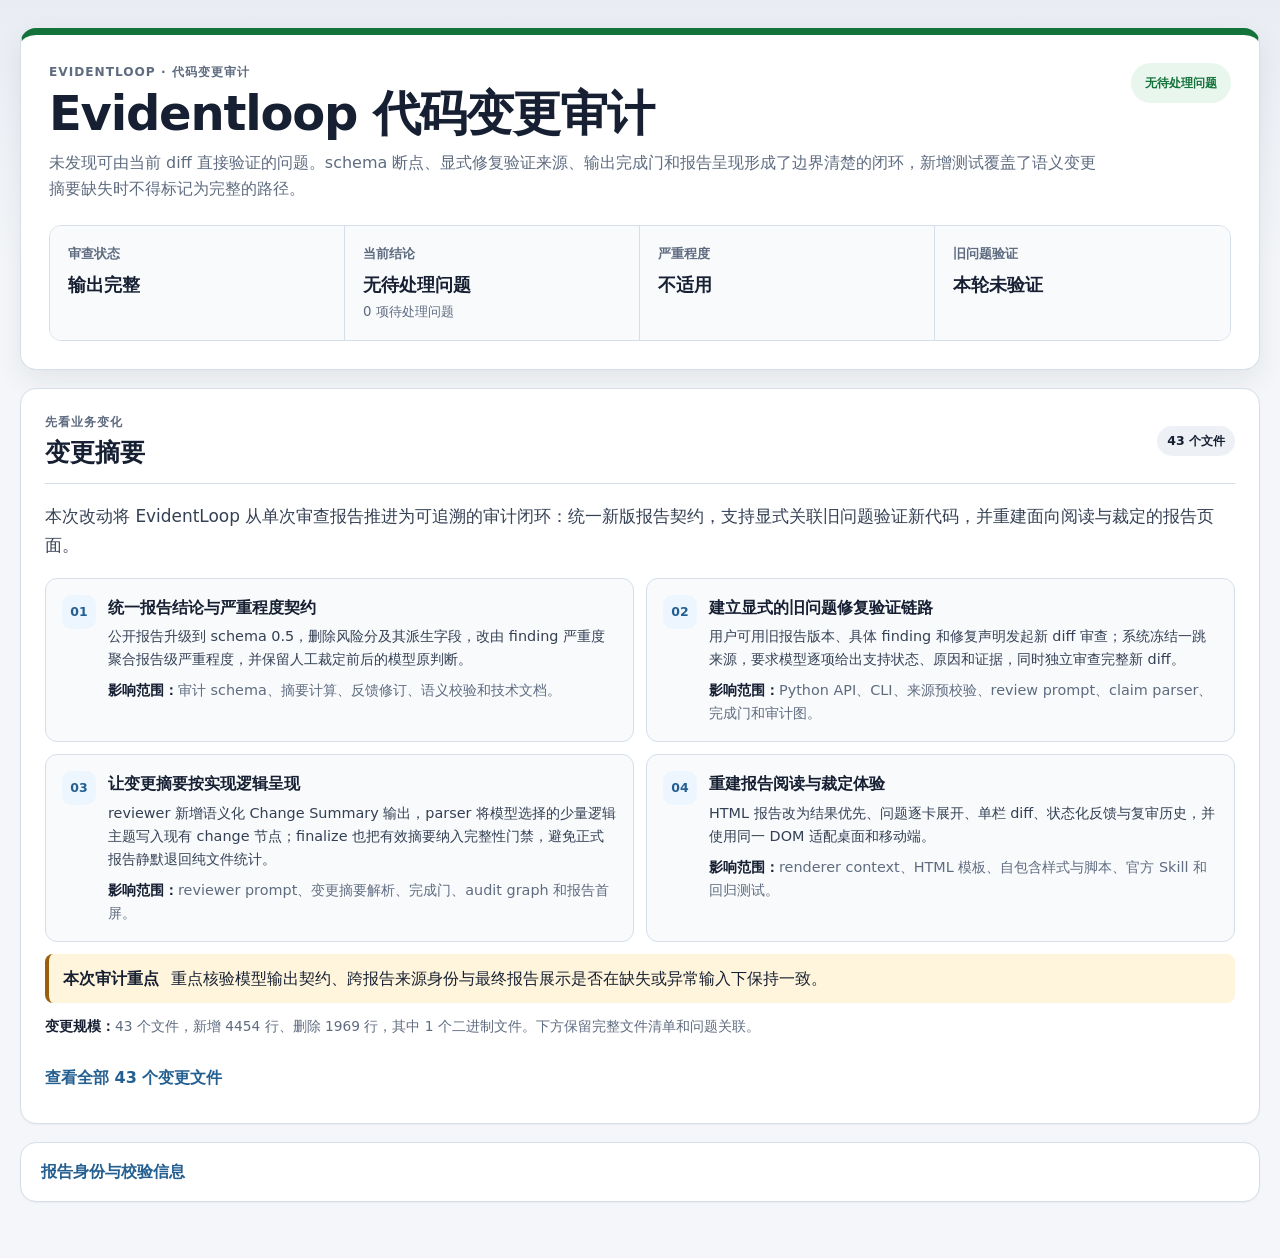
<file: docs/examples/evidentloop-dogfood-v05/audit.html>
<!doctype html>
<html lang="zh-CN" data-renderer-version="0.4">
<head>
  <meta charset="utf-8">
  <meta name="viewport" content="width=device-width, initial-scale=1">
  <meta name="color-scheme" content="light">
  <title>Evidentloop 代码变更审计 · EvidentLoop</title>
  <style>:root {
  color-scheme: light;
  --page: #f4f6f9;
  --surface: #ffffff;
  --surface-subtle: #f8fafc;
  --text: #172033;
  --muted: #5f6c80;
  --line: #d6dee9;
  --line-strong: #aebbc9;
  --primary: #245f91;
  --primary-soft: #edf6ff;
  --success: #14733a;
  --success-soft: #e8f6ed;
  --danger: #b62932;
  --danger-soft: #fff0f1;
  --warning: #98600d;
  --warning-soft: #fff5dc;
  --focus: #0e7490;
  --code-add: #e6f6e9;
  --code-add-text: #125f2d;
  --code-delete: #fdebec;
  --code-delete-text: #8a1825;
  --shadow: 0 10px 28px rgba(23, 32, 51, .08);
}

* { box-sizing: border-box; }

html { scroll-behavior: smooth; }

body {
  margin: 0;
  background: linear-gradient(180deg, #e9edf3 0, var(--page) 260px);
  color: var(--text);
  font: 16px/1.6 ui-sans-serif, system-ui, -apple-system, BlinkMacSystemFont, "Segoe UI", sans-serif;
}

button,
select,
textarea { font: inherit; }

h1,
h2,
h3,
h4,
p { margin-top: 0; }

h1 {
  max-width: 22ch;
  margin-bottom: 8px;
  font-size: clamp(1.9rem, 4vw, 3rem);
  line-height: 1.16;
  letter-spacing: -.025em;
}

h2 { margin-bottom: 0; font-size: clamp(1.22rem, 2.4vw, 1.55rem); line-height: 1.3; }
h3 { margin-bottom: 6px; font-size: 1.04rem; line-height: 1.4; }
h4 { margin-bottom: 4px; font-size: 1rem; line-height: 1.4; }
a { color: var(--primary); }
small { color: var(--muted); }

.skip-link {
  position: fixed;
  z-index: 20;
  top: 8px;
  left: 8px;
  padding: 10px 14px;
  border-radius: 8px;
  background: var(--text);
  color: #fff;
  transform: translateY(-160%);
}

.skip-link:focus { transform: translateY(0); }

.report-shell {
  display: grid;
  width: min(1240px, calc(100% - 32px));
  margin: 0 auto;
  padding: 28px 0 56px;
  gap: 18px;
}

.panel,
.hero {
  min-width: 0;
  border: 1px solid var(--line);
  border-radius: 16px;
  background: var(--surface);
  box-shadow: 0 1px 2px rgba(23, 32, 51, .04);
}

.panel { padding: 24px; }

.hero {
  padding: 28px;
  border-top: 7px solid var(--primary);
  box-shadow: var(--shadow);
}

.hero.review-complete.verdict-pass_candidate { border-top-color: var(--success); }
.hero.review-complete.verdict-concerns { border-top-color: var(--danger); }
.hero.review-complete.verdict-needs_human_triage { border-top-color: var(--warning); }
.hero.review-partial,
.hero.review-failed,
.hero.review-not_reviewed { border-top-color: var(--primary); }

.hero-heading,
.section-heading,
.finding-header,
.feedback-heading,
.feedback-export {
  display: flex;
  align-items: flex-start;
  justify-content: space-between;
  gap: 20px;
}

.hero-heading > div,
.section-heading > div,
.finding-title-block,
.feedback-heading > div,
.feedback-export > div { min-width: 0; }

.hero-heading > div { flex: 1; }

.kicker,
.eyebrow {
  margin-bottom: 4px;
  color: var(--muted);
  font-size: .76rem;
  font-weight: 800;
  letter-spacing: .08em;
  text-transform: uppercase;
}

.hero-summary {
  max-width: 72rem;
  margin-bottom: 0;
  color: var(--muted);
  text-wrap: wrap;
}

.result-chip,
.status-chip,
.count-chip,
.claim-status {
  display: inline-flex;
  align-items: center;
  justify-content: center;
  min-height: 30px;
  padding: 4px 10px;
  border-radius: 999px;
  font-size: .78rem;
  font-weight: 800;
  line-height: 1.2;
  white-space: nowrap;
}

.result-chip { min-height: 40px; padding: 8px 14px; }
.count-chip,
.status-chip.neutral { color: var(--text); background: #edf1f6; }
.result-chip.verdict-pass_candidate,
.status-chip.status-supported,
.status-chip.state-fixed,
.status-chip.severity-low,
.status-chip.severity-note,
.change-claim.status-supported .claim-status,
.verification-card.status-supported .claim-status { color: var(--success); background: var(--success-soft); }
.result-chip.verdict-concerns,
.status-chip.status-challenged,
.status-chip.state-open,
.status-chip.severity-high,
.change-claim.status-challenged .claim-status,
.verification-card.status-challenged .claim-status { color: var(--danger); background: var(--danger-soft); }
.result-chip.verdict-needs_human_triage,
.status-chip.status-partial,
.status-chip.severity-medium,
.change-claim.status-partial .claim-status,
.verification-card.status-partial .claim-status { color: var(--warning); background: var(--warning-soft); }
.result-chip.verdict-inconclusive,
.status-chip.status-unknown,
.verification-card.status-unknown .claim-status { color: var(--primary); background: var(--primary-soft); }
.status-chip.state-dismissed,
.status-chip.state-deferred,
.status-chip.state-wont_fix { color: var(--muted); background: #edf1f6; }

.truth-grid {
  display: grid;
  grid-template-columns: repeat(4, minmax(0, 1fr));
  margin-top: 24px;
  overflow: hidden;
  border: 1px solid var(--line);
  border-radius: 12px;
  width: 100%;
  min-width: 0;
}

.truth-item {
  min-width: 0;
  min-height: 112px;
  padding: 18px;
  border-right: 1px solid var(--line);
  background: var(--surface-subtle);
  overflow-wrap: anywhere;
}

.truth-item:last-child { border-right: 0; }
.truth-item > span { display: block; margin-bottom: 8px; color: var(--muted); font-size: .8rem; font-weight: 750; }
.truth-item strong { display: block; font-size: 1.12rem; line-height: 1.35; }
.truth-item small { display: block; margin-top: 4px; }

.status-note {
  margin-top: 16px;
  padding: 12px 14px;
  border: 1px solid #bdd5ea;
  border-radius: 10px;
  background: var(--primary-soft);
  overflow-wrap: anywhere;
}

.demo-note { border-color: #e5c98d; background: var(--warning-soft); }

.section-heading {
  align-items: center;
  margin-bottom: 18px;
  padding-bottom: 14px;
  border-bottom: 1px solid var(--line);
}

.section-intro { max-width: 75ch; color: var(--muted); }
.change-summary { max-width: none; }
.change-summary p { margin-bottom: 0; color: #344054; }
.change-lead {
  max-width: 76rem;
  font-size: 1.06rem;
  line-height: 1.7;
  text-wrap: wrap;
}
.change-theme-grid {
  display: grid;
  grid-template-columns: repeat(auto-fit, minmax(min(100%, 28rem), 1fr));
  gap: 12px;
  margin-top: 18px;
}
.change-theme {
  display: grid;
  grid-template-columns: auto minmax(0, 1fr);
  gap: 12px;
  min-width: 0;
  padding: 16px;
  border: 1px solid var(--line);
  border-radius: 12px;
  background: var(--surface-subtle);
}
.change-theme-index {
  display: grid;
  place-items: center;
  width: 34px;
  height: 34px;
  border-radius: 10px;
  color: var(--primary);
  background: var(--primary-soft);
  font-size: .78rem;
  font-weight: 850;
}
.change-theme h3 { margin: 2px 0 6px; font-size: 1rem; }
.change-theme p { font-size: .9rem; line-height: 1.6; }
.change-impact {
  margin-top: 8px !important;
  color: var(--muted) !important;
}
.change-impact strong { color: var(--text); }
.change-attention {
  display: grid;
  grid-template-columns: auto minmax(0, 1fr);
  gap: 12px;
  margin-top: 12px;
  padding: 12px 14px;
  border-left: 4px solid var(--warning);
  border-radius: 8px;
  background: var(--warning-soft);
}
.change-attention p { color: var(--text); }
.change-stats {
  margin-top: 12px !important;
  color: var(--muted) !important;
  font-size: .86rem;
}
.change-stats strong { color: var(--text); }

.change-claims,
.verification-list,
.finding-stack { display: grid; gap: 14px; margin-top: 18px; }

.change-claim {
  display: grid;
  grid-template-columns: auto minmax(0, 1fr);
  gap: 12px;
  padding: 14px;
  border: 1px solid var(--line);
  border-left: 5px solid var(--primary);
  border-radius: 10px;
  background: var(--surface-subtle);
}

.change-claim > .claim-status { align-self: start; }
.change-claim.status-supported { border-left-color: var(--success); }
.change-claim.status-challenged { border-left-color: var(--danger); }
.change-claim.status-partial { border-left-color: var(--warning); }
.change-claim.related-dismissed,
.change-claim.related-fixed,
.change-claim.related-handled { border-left-color: var(--line-strong); }
.change-claim.related-dismissed .claim-status,
.change-claim.related-fixed .claim-status,
.change-claim.related-handled .claim-status {
  color: var(--muted);
  background: #edf1f6;
}
.change-claim p { margin: 4px 0 0; color: var(--muted); }
.change-claim .claim-current-state { color: var(--text); font-weight: 750; }

.file-list-details { margin-top: 18px; }
.file-list-details > summary,
.report-identity > summary,
.feedback-more > summary {
  min-height: 44px;
  cursor: pointer;
  color: var(--primary);
  font-weight: 800;
}

.file-list-details > summary { display: flex; align-items: center; }
.file-list { display: grid; margin-top: 18px; border: 1px solid var(--line); border-radius: 10px; overflow: hidden; }
.file-list-details .file-list { margin-top: 10px; }

.file-row {
  display: grid;
  grid-template-columns: minmax(0, 1fr) auto;
  align-items: center;
  gap: 16px;
  min-height: 60px;
  padding: 10px 14px;
  border-bottom: 1px solid var(--line);
}

.file-row:last-child { border-bottom: 0; }
.file-path { display: block; overflow-wrap: anywhere; }
.file-meta { display: block; color: var(--muted); font-size: .82rem; }
.add { color: var(--success); font-weight: 800; }
.del { color: var(--danger); font-weight: 800; }
.issue-link { min-height: 44px; display: inline-flex; align-items: center; font-weight: 750; }
.no-issue { color: var(--muted); font-size: .82rem; }

.status-counts,
.badge-row { display: flex; flex-wrap: wrap; gap: 8px; }
.finding-position {
  display: inline-flex;
  align-items: center;
  min-height: 30px;
  color: var(--muted);
  font-size: .78rem;
  font-weight: 800;
  white-space: nowrap;
}
.verification-card { border: 1px solid var(--line); border-left: 6px solid var(--primary); border-radius: 12px; overflow: hidden; }
.verification-card.status-supported { border-left-color: var(--success); }
.verification-card.status-challenged { border-left-color: var(--danger); }
.verification-card.status-partial { border-left-color: var(--warning); }
.verification-source,
.verification-claim,
.verification-reason { padding: 16px 18px; }
.verification-source { display: grid; grid-template-columns: auto minmax(0, 1fr); gap: 14px; background: var(--surface-subtle); }
.verification-source h3 { margin-bottom: 0; }
.verification-claim,
.verification-reason { border-top: 1px solid var(--line); }
.label { margin-bottom: 4px; color: var(--muted); font-size: .78rem; font-weight: 800; }
.technical-id { margin: 4px 0 0; color: var(--muted); font: .78rem/1.4 ui-monospace, SFMono-Regular, Menlo, Consolas, monospace; }

.evidence-list { margin: 12px 0 0; padding-left: 20px; }
.evidence-list li { margin-top: 6px; overflow-wrap: anywhere; }
.evidence-list li span { margin-right: 6px; color: var(--muted); font-size: .76rem; font-weight: 800; }
.evidence-list.compact { margin-top: 8px; }
.evidence-none { margin-bottom: 0; color: var(--muted); }

.finding-card {
  min-width: 0;
  border: 1px solid var(--line);
  border-left: 7px solid var(--warning);
  border-radius: 14px;
  background: var(--surface);
  overflow: hidden;
}

.finding-card.severity-high { border-left-color: var(--danger); }
.finding-card.severity-low,
.finding-card.severity-note { border-left-color: var(--success); }
.finding-card.state-dismissed { border-left-color: var(--line-strong); }
.finding-card.state-dismissed .badge-row .status-chip {
  color: var(--muted);
  background: #edf1f6;
}
.finding-card.state-dismissed .finding-fixes {
  border-left-color: var(--line-strong);
  background: var(--surface-subtle);
}
.finding-card.state-dismissed .finding-fix + .finding-fix { border-top-color: var(--line); }

.finding-header {
  min-height: 44px;
  padding: 18px 20px;
  list-style: none;
  background: var(--surface-subtle);
  cursor: pointer;
}
.finding-header::-webkit-details-marker { display: none; }
.finding-title-block { display: block; }
.finding-title { display: block; margin-top: 10px; font-size: 1.12rem; font-weight: 800; line-height: 1.4; }
.location { display: block; margin-bottom: 0; color: var(--primary); font: .82rem/1.45 ui-monospace, SFMono-Regular, Menlo, Consolas, monospace; overflow-wrap: anywhere; }
.finding-summary-meta {
  display: inline-flex;
  flex: none;
  align-items: center;
  gap: 8px;
  min-height: 44px;
}
.finding-toggle-label {
  color: var(--primary);
  font-size: .78rem;
  font-weight: 800;
  white-space: nowrap;
}
.finding-toggle-open { display: none; }
.finding-card[open] .finding-toggle-closed { display: none; }
.finding-card[open] .finding-toggle-open { display: inline; }
.finding-card[open] > .finding-header .details-chevron { transform: rotate(180deg); }
.finding-content { display: grid; gap: 14px; padding: 20px; }

.problem-explanation {
  padding: 15px 16px;
  border: 1px solid var(--line);
  border-radius: 10px;
  background: var(--surface-subtle);
}

.problem-explanation.unanchored { border-color: #e5c98d; background: var(--warning-soft); }
.problem-explanation p { max-width: 80ch; margin: 5px 0 0; }

.finding-fixes {
  padding: 14px 16px;
  border-left: 4px solid var(--primary);
  border-radius: 0 8px 8px 0;
  background: var(--primary-soft);
}

.finding-fix-list { display: grid; gap: 10px; margin-top: 8px; }
.finding-fix + .finding-fix { padding-top: 10px; border-top: 1px solid #cfe0ef; }
.finding-fix p { max-width: 80ch; margin-bottom: 0; color: var(--muted); }

.adjudication-strip {
  display: grid;
  grid-template-columns: repeat(3, minmax(0, 1fr));
  border: 1px solid var(--line);
  border-radius: 10px;
  overflow: hidden;
}

.adjudication-strip > div { min-width: 0; min-height: 96px; padding: 14px; border-right: 1px solid var(--line); overflow-wrap: anywhere; }
.adjudication-strip > div:last-child { border-right: 0; background: var(--primary-soft); }
.adjudication-strip span { display: block; margin-bottom: 4px; color: var(--muted); font-size: .76rem; font-weight: 800; }
.adjudication-strip strong,
.adjudication-strip small { display: block; }

.diff-block { min-width: 0; border: 1px solid var(--line-strong); border-radius: 10px; overflow: hidden; background: #fff; }
.diff-file-header { display: flex; align-items: center; justify-content: space-between; gap: 14px; padding: 11px 14px; background: #f7f9fc; }
.diff-file-header strong,
.diff-file-header span { min-width: 0; overflow-wrap: anywhere; }
.diff-file-header span { color: var(--muted); font: .78rem/1.4 ui-monospace, SFMono-Regular, Menlo, Consolas, monospace; }
.diff-caption { padding: 8px 14px; border-top: 1px solid var(--line); color: var(--muted); font-size: .78rem; }
.hunk-scroll { max-width: 100%; max-height: 480px; overflow: auto; border-top: 1px solid var(--line); overscroll-behavior-x: contain; }
.hunk-scroll:focus-visible { outline: 3px solid rgba(14, 116, 144, .35); outline-offset: -3px; }
.hunk-table { width: max-content; min-width: 100%; border-collapse: collapse; }
.hunk-table th,
.hunk-table td { padding: 3px 10px; border: 0; text-align: left; vertical-align: top; }
.hunk-table th { position: sticky; top: 0; z-index: 1; color: var(--muted); background: #edf1f6; font-size: .72rem; }
.hunk-stripe { width: 5px; padding: 0 !important; }
.hunk-line-active .hunk-stripe { background: #f59e0b; }
.hunk-num { width: 58px; border-right: 1px solid var(--line) !important; color: #69768a; background: #f7f9fc; font: .76rem/1.5 ui-monospace, SFMono-Regular, Menlo, Consolas, monospace; text-align: right !important; user-select: none; }
.hunk-code { color: #273244; font: .8rem/1.5 ui-monospace, SFMono-Regular, Menlo, Consolas, monospace; white-space: pre; }
.hunk-add .hunk-code { color: var(--code-add-text); background: var(--code-add); }
.hunk-delete .hunk-code { color: var(--code-delete-text); background: var(--code-delete); }
.hunk-meta .hunk-code { color: var(--muted); background: #f7f9fc; font-style: italic; }
.hunk-omitted td { color: var(--muted); background: #edf1f6; font: .74rem/1.5 ui-monospace, SFMono-Regular, Menlo, Consolas, monospace; text-align: center; }

.feedback-panel {
  padding: 14px;
  border: 1px solid #b9d5ee;
  border-radius: 10px;
  background: var(--primary-soft);
  font-size: .9rem;
  line-height: 1.5;
}
.feedback-heading { gap: 14px; }
.feedback-heading p { margin: 2px 0 0; color: var(--muted); }
.feedback-actions,
.feedback-export-actions { display: grid; grid-template-columns: repeat(2, minmax(0, 1fr)); }
.feedback-actions { gap: 8px; margin-top: 10px; }
.feedback-export-actions { gap: 10px; margin-top: 14px; }
.button {
  min-height: 44px;
  padding: 8px 14px;
  border: 1px solid var(--line-strong);
  border-radius: 9px;
  background: #fff;
  color: var(--text);
  font-weight: 750;
  cursor: pointer;
  touch-action: manipulation;
  transition: background-color 160ms ease, border-color 160ms ease, color 160ms ease;
}
.button:hover { border-color: var(--primary); background: #f5faff; }
.button[aria-pressed="true"],
.button.primary { border-color: var(--primary); background: var(--primary); color: #fff; }
.button.primary:hover { background: #194e78; }
.button.secondary { justify-self: start; }

.button:focus-visible,
select:focus-visible,
textarea:focus-visible,
summary:focus-visible,
a:focus-visible {
  outline: 3px solid rgba(14, 116, 144, .35);
  outline-offset: 2px;
}

.feedback-more { margin-top: 8px; }
.feedback-more > summary { display: inline-flex; align-items: center; gap: 6px; list-style: none; }
.feedback-more > summary::-webkit-details-marker { display: none; }
.details-chevron {
  width: 14px;
  height: 14px;
  flex: none;
  fill: none;
  stroke: currentColor;
  stroke-linecap: round;
  stroke-linejoin: round;
  stroke-width: 2;
  transition: transform 160ms ease;
}
.feedback-more[open] .details-chevron { transform: rotate(180deg); }
.feedback-controls {
  display: grid;
  grid-template-columns: minmax(14rem, .35fr) minmax(0, 1fr);
  align-items: start;
  gap: 12px 16px;
  margin-top: 10px;
}
.feedback-controls label { display: grid; gap: 5px; color: var(--muted); font-size: .82rem; font-weight: 750; }
.feedback-controls select,
.feedback-controls textarea { width: 100%; min-height: 44px; border: 1px solid var(--line-strong); border-radius: 8px; background: #fff; color: var(--text); }
.feedback-controls select {
  padding: 7px 40px 7px 10px;
  background-image: url("data:image/svg+xml,%3Csvg xmlns='http://www.w3.org/2000/svg' viewBox='0 0 16 16'%3E%3Cpath d='m4 6 4 4 4-4' fill='none' stroke='%23245f91' stroke-linecap='round' stroke-linejoin='round' stroke-width='1.75'/%3E%3C/svg%3E");
  background-repeat: no-repeat;
  background-position: right 12px center;
  background-size: 16px 16px;
  font-weight: 650;
  cursor: pointer;
  appearance: none;
  -webkit-appearance: none;
}
.feedback-controls select:open {
  background-image: url("data:image/svg+xml,%3Csvg xmlns='http://www.w3.org/2000/svg' viewBox='0 0 16 16'%3E%3Cpath d='m4 10 4-4 4 4' fill='none' stroke='%23245f91' stroke-linecap='round' stroke-linejoin='round' stroke-width='1.75'/%3E%3C/svg%3E");
}
.feedback-controls textarea { min-height: 96px; padding: 10px; font-weight: 400; resize: vertical; }
.feedback-controls textarea::placeholder { color: var(--muted); opacity: 1; }
.feedback-comment-actions { display: flex; grid-column: 2; align-items: center; justify-content: flex-start; gap: 12px; }
.feedback-comment-actions span { color: var(--muted); font-size: .82rem; }

.feedback-export { align-items: center; }
.feedback-export p { max-width: 68ch; margin-bottom: 6px; color: var(--muted); }
.feedback-summary { font-weight: 750; }
.storage-status { font-size: .82rem; }
.feedback-export-control { flex: 0 0 360px; }
.feedback-export-actions { margin-top: 0; }
.export-status { display: block; margin-top: 8px; color: var(--muted); font-size: .82rem; text-align: right; }

.history-list { display: grid; gap: 12px; margin: 0; padding: 0; list-style: none; counter-reset: history; }
.history-list > li { display: grid; grid-template-columns: minmax(0, .8fr) minmax(0, 1.2fr); gap: 20px; padding: 14px; border: 1px solid var(--line); border-radius: 10px; counter-increment: history; }
.history-summary > strong::before { content: counter(history) ". "; color: var(--muted); }
.history-list p { margin: 4px 0 0; color: var(--muted); }
.history-actions { min-width: 0; padding-left: 20px; border-left: 1px solid var(--line); }
.history-actions-title { display: block; margin-bottom: 4px; color: var(--muted); font-size: .75rem; }
.history-actions ul { display: grid; margin: 0; padding: 0; list-style: none; }
.history-event { display: grid; grid-template-columns: minmax(0, 1fr) auto; gap: 16px; align-items: start; padding: 4px 0; }
.history-event + .history-event { margin-top: 4px; padding-top: 8px; border-top: 1px solid var(--line); }
.history-event-target { min-width: 0; color: var(--primary); font-weight: 750; overflow-wrap: anywhere; }
.history-event-action { max-width: 28rem; font-weight: 650; text-align: right; overflow-wrap: anywhere; }

.report-identity { padding: 0; }
.report-identity > summary { display: flex; align-items: center; padding: 16px 20px; }
.report-identity[open] > summary { border-bottom: 1px solid var(--line); }
.report-identity dl { display: grid; gap: 0; margin: 0; padding: 8px 20px 18px; }
.report-identity dl > div { display: grid; grid-template-columns: 150px minmax(0, 1fr); gap: 16px; padding: 8px 0; border-bottom: 1px solid var(--line); }
.report-identity dl > div:last-child { border-bottom: 0; }
.report-identity dt { color: var(--muted); font-weight: 750; }
.report-identity dd { min-width: 0; margin: 0; font-family: ui-monospace, SFMono-Regular, Menlo, Consolas, monospace; font-size: .8rem; overflow-wrap: anywhere; user-select: all; }

@media (max-width: 780px) {
  .report-shell { width: min(100% - 24px, 1240px); padding-top: 16px; }
  .panel { padding: 18px; }
  .hero { padding: 20px; }
  .hero-heading,
  .section-heading,
  .feedback-export { align-items: flex-start; }
  .truth-grid { grid-template-columns: repeat(2, minmax(0, 1fr)); }
  .truth-item:nth-child(2) { border-right: 0; }
  .truth-item:nth-child(-n + 2) { border-bottom: 1px solid var(--line); }
  .adjudication-strip { grid-template-columns: repeat(2, minmax(0, 1fr)); }
  .adjudication-strip > div:nth-child(2) { border-right: 0; }
  .adjudication-strip > div:last-child { grid-column: 1 / -1; border-top: 1px solid var(--line); }
  .feedback-export-control { flex-basis: 320px; }
  .history-list > li { grid-template-columns: minmax(0, 1fr); }
  .history-actions { padding: 12px 0 0; border-top: 1px solid var(--line); border-left: 0; }
  .change-theme-grid,
  .change-attention { grid-template-columns: minmax(0, 1fr); }
  .change-attention { gap: 4px; }
}

@media (max-width: 640px) {
  .hero-heading,
  .section-heading,
  .feedback-export,
  .feedback-heading,
  .feedback-comment-actions { flex-direction: column; }
  .feedback-controls { grid-template-columns: minmax(0, 1fr); }
  .feedback-comment-actions { grid-column: 1; }
  .history-event { grid-template-columns: minmax(0, 1fr); gap: 2px; }
  .history-event-action { max-width: none; text-align: left; }
  .result-chip { align-self: flex-start; }
  h1,
  .hero-summary,
  .result-chip { max-width: 100%; overflow-wrap: anywhere; white-space: normal; }
  .finding-header { display: grid; grid-template-columns: minmax(0, 1fr) auto; row-gap: 8px; }
  .finding-title-block { grid-column: 1 / -1; }
  .finding-summary-meta { grid-column: 1 / -1; justify-self: end; }
  .file-row { grid-template-columns: minmax(0, 1fr); gap: 4px; }
  .issue-link { justify-self: start; }
  .feedback-export-control { width: 100%; flex-basis: auto; }
  .export-status { text-align: left; }
  .report-identity dl > div { grid-template-columns: minmax(0, 1fr); gap: 2px; }
  .diff-file-header { align-items: flex-start; flex-direction: column; }
}

@media (max-width: 390px) {
  .report-shell { width: min(100% - 16px, 1240px); }
  .panel { padding: 15px; }
  .hero { padding: 16px; }
  .truth-item { min-height: 104px; padding: 13px; }
  .truth-item strong { font-size: 1rem; }
  .finding-content { padding: 14px; }
  .finding-header { padding: 15px; }
  .adjudication-strip > div { min-height: 92px; padding: 11px; }
  .verification-source,
  .verification-claim,
  .verification-reason { padding: 14px; }
}

@media (prefers-reduced-motion: reduce) {
  *,
  *::before,
  *::after {
    scroll-behavior: auto !important;
    transition-duration: .01ms !important;
  }
}
</style>
</head>
<body>
  <a class="skip-link" href="#report-content">跳到报告正文</a>
  <main id="report-content" class="report-shell" data-graph-id="audit:run-ab40720178764edabef3a7553cc6b571" data-audit-sha256="sha256:38e425a6bd2f860f0b3f737ca030b2e05b5c00b03a4a4ab428c6fbfe0bfd18cf" data-run-id="run-ab40720178764edabef3a7553cc6b571">
    <header class="hero review-complete verdict-pass_candidate" data-node-id="run-ab40720178764edabef3a7553cc6b571" data-node-type="run">
      <div class="hero-heading">
        <div>
          <p class="kicker">EvidentLoop · 代码变更审计</p>
          <h1>Evidentloop 代码变更审计</h1>
<p class="hero-summary">未发现可由当前 diff 直接验证的问题。schema 断点、显式修复验证来源、输出完成门和报告呈现形成了边界清楚的闭环，新增测试覆盖了语义变更摘要缺失时不得标记为完整的路径。</p>        </div>
        <span class="result-chip verdict-pass_candidate">无待处理问题</span>
      </div>

      <div class="truth-grid" aria-label="报告结论">
        <div class="truth-item">
          <span>审查状态</span>
          <strong>输出完整</strong>
        </div>
        <div class="truth-item">
          <span>当前结论</span>
          <strong>无待处理问题</strong>
          <small>0 项待处理问题</small>
        </div>
        <div class="truth-item">
          <span>严重程度</span>
          <strong>不适用</strong>
        </div>
        <div class="truth-item">
          <span>旧问题验证</span>
          <strong>本轮未验证</strong>
        </div>
      </div>

    </header>

    <section class="panel change-section" data-node-id="change-001" data-node-type="change">
      <div class="section-heading">
        <div>
          <p class="eyebrow">先看业务变化</p>
          <h2>变更摘要</h2>
        </div>
        <span class="count-chip">43 个文件</span>
      </div>
      <article class="change-summary semantic-change-summary" data-node-id="change-001" data-node-type="change" data-edge-id="edge-001">
        <p class="change-lead">本次改动将 EvidentLoop 从单次审查报告推进为可追溯的审计闭环：统一新版报告契约，支持显式关联旧问题验证新代码，并重建面向阅读与裁定的报告页面。</p>

        <div class="change-theme-grid" aria-label="核心实现变化">
          <section class="change-theme" data-node-id="change-002" data-node-type="change" data-edge-id="edge-002">
            <span class="change-theme-index" aria-hidden="true">01</span>
            <div>
              <h3>统一报告结论与严重程度契约</h3>
              <p>公开报告升级到 schema 0.5，删除风险分及其派生字段，改由 finding 严重度聚合报告级严重程度，并保留人工裁定前后的模型原判断。</p>
<p class="change-impact"><strong>影响范围：</strong>审计 schema、摘要计算、反馈修订、语义校验和技术文档。</p>            </div>
          </section>
          <section class="change-theme" data-node-id="change-003" data-node-type="change" data-edge-id="edge-003">
            <span class="change-theme-index" aria-hidden="true">02</span>
            <div>
              <h3>建立显式的旧问题修复验证链路</h3>
              <p>用户可用旧报告版本、具体 finding 和修复声明发起新 diff 审查；系统冻结一跳来源，要求模型逐项给出支持状态、原因和证据，同时独立审查完整新 diff。</p>
<p class="change-impact"><strong>影响范围：</strong>Python API、CLI、来源预校验、review prompt、claim parser、完成门和审计图。</p>            </div>
          </section>
          <section class="change-theme" data-node-id="change-004" data-node-type="change" data-edge-id="edge-004">
            <span class="change-theme-index" aria-hidden="true">03</span>
            <div>
              <h3>让变更摘要按实现逻辑呈现</h3>
              <p>reviewer 新增语义化 Change Summary 输出，parser 将模型选择的少量逻辑主题写入现有 change 节点；finalize 也把有效摘要纳入完整性门禁，避免正式报告静默退回纯文件统计。</p>
<p class="change-impact"><strong>影响范围：</strong>reviewer prompt、变更摘要解析、完成门、audit graph 和报告首屏。</p>            </div>
          </section>
          <section class="change-theme" data-node-id="change-005" data-node-type="change" data-edge-id="edge-005">
            <span class="change-theme-index" aria-hidden="true">04</span>
            <div>
              <h3>重建报告阅读与裁定体验</h3>
              <p>HTML 报告改为结果优先、问题逐卡展开、单栏 diff、状态化反馈与复审历史，并使用同一 DOM 适配桌面和移动端。</p>
<p class="change-impact"><strong>影响范围：</strong>renderer context、HTML 模板、自包含样式与脚本、官方 Skill 和回归测试。</p>            </div>
          </section>
        </div>

        <aside class="change-attention" aria-label="本次审计重点">
          <strong>本次审计重点</strong>
          <p>重点核验模型输出契约、跨报告来源身份与最终报告展示是否在缺失或异常输入下保持一致。</p>
        </aside>

        <p class="change-stats">
          <strong>变更规模：</strong>43 个文件，新增 4454 行、删除 1969 行，其中 1 个二进制文件。下方保留完整文件清单和问题关联。
        </p>
      </article>


<details class="file-list-details"><summary>查看全部 43 个变更文件</summary>      <div class="file-list">
        <div class="file-row" data-node-id="file-001" data-node-type="file" data-edge-id="edge-006">
          <div>
            <strong class="file-path">.sopify/plan/20260722_audit_lifecycle_remediation_pages/assets/audit-report-concept-review.md</strong>
            <span class="file-meta">
              <span class="add">+10</span>
              <span class="del">−10</span>
              · 修改
            </span>
          </div>
          <span class="no-issue">未关联问题</span>
        </div>
        <div class="file-row" data-node-id="file-002" data-node-type="file" data-edge-id="edge-007">
          <div>
            <strong class="file-path">.sopify/plan/20260722_audit_lifecycle_remediation_pages/assets/audit-report-concept.html</strong>
            <span class="file-meta">
              <span class="add">+8</span>
              <span class="del">−7</span>
              · 修改
            </span>
          </div>
          <span class="no-issue">未关联问题</span>
        </div>
        <div class="file-row" data-node-id="file-003" data-node-type="file" data-edge-id="edge-008">
          <div>
            <strong class="file-path">.sopify/plan/20260722_audit_lifecycle_remediation_pages/plan.md</strong>
            <span class="file-meta">
              <span class="add">+36</span>
              <span class="del">−26</span>
              · 修改
            </span>
          </div>
          <span class="no-issue">未关联问题</span>
        </div>
        <div class="file-row" data-node-id="file-004" data-node-type="file" data-edge-id="edge-009">
          <div>
            <strong class="file-path">.sopify/plan/20260722_audit_lifecycle_remediation_pages/tasks.md</strong>
            <span class="file-meta">
              <span class="add">+43</span>
              <span class="del">−45</span>
              · 修改
            </span>
          </div>
          <span class="no-issue">未关联问题</span>
        </div>
        <div class="file-row" data-node-id="file-005" data-node-type="file" data-edge-id="edge-010">
          <div>
            <strong class="file-path">.sopify/project.md</strong>
            <span class="file-meta">
              <span class="add">+11</span>
              <span class="del">−9</span>
              · 二进制
            </span>
          </div>
          <span class="no-issue">未关联问题</span>
        </div>
        <div class="file-row" data-node-id="file-006" data-node-type="file" data-edge-id="edge-011">
          <div>
            <strong class="file-path">docs/ai-host-integration.md</strong>
            <span class="file-meta">
              <span class="add">+112</span>
              <span class="del">−168</span>
              · 修改
            </span>
          </div>
          <span class="no-issue">未关联问题</span>
        </div>
        <div class="file-row" data-node-id="file-007" data-node-type="file" data-edge-id="edge-012">
          <div>
            <strong class="file-path">docs/data-model.md</strong>
            <span class="file-meta">
              <span class="add">+164</span>
              <span class="del">−325</span>
              · 修改
            </span>
          </div>
          <span class="no-issue">未关联问题</span>
        </div>
        <div class="file-row" data-node-id="file-008" data-node-type="file" data-edge-id="edge-013">
          <div>
            <strong class="file-path">docs/v0-scope.md</strong>
            <span class="file-meta">
              <span class="add">+77</span>
              <span class="del">−172</span>
              · 修改
            </span>
          </div>
          <span class="no-issue">未关联问题</span>
        </div>
        <div class="file-row" data-node-id="file-009" data-node-type="file" data-edge-id="edge-014">
          <div>
            <strong class="file-path">evidentloop/api.py</strong>
            <span class="file-meta">
              <span class="add">+10</span>
              <span class="del">−0</span>
              · 修改
            </span>
          </div>
          <span class="no-issue">未关联问题</span>
        </div>
        <div class="file-row" data-node-id="file-010" data-node-type="file" data-edge-id="edge-015">
          <div>
            <strong class="file-path">evidentloop/audit/__init__.py</strong>
            <span class="file-meta">
              <span class="add">+9</span>
              <span class="del">−2</span>
              · 修改
            </span>
          </div>
          <span class="no-issue">未关联问题</span>
        </div>
        <div class="file-row" data-node-id="file-011" data-node-type="file" data-edge-id="edge-016">
          <div>
            <strong class="file-path">evidentloop/audit/adapter.py</strong>
            <span class="file-meta">
              <span class="add">+133</span>
              <span class="del">−35</span>
              · 修改
            </span>
          </div>
          <span class="no-issue">未关联问题</span>
        </div>
        <div class="file-row" data-node-id="file-012" data-node-type="file" data-edge-id="edge-017">
          <div>
            <strong class="file-path">evidentloop/audit/finalize.py</strong>
            <span class="file-meta">
              <span class="add">+119</span>
              <span class="del">−25</span>
              · 修改
            </span>
          </div>
          <span class="no-issue">未关联问题</span>
        </div>
        <div class="file-row" data-node-id="file-013" data-node-type="file" data-edge-id="edge-018">
          <div>
            <strong class="file-path">evidentloop/audit/fix_verification.py</strong>
            <span class="file-meta">
              <span class="add">+238</span>
              <span class="del">−0</span>
              · 新增
            </span>
          </div>
          <span class="no-issue">未关联问题</span>
        </div>
        <div class="file-row" data-node-id="file-014" data-node-type="file" data-edge-id="edge-019">
          <div>
            <strong class="file-path">evidentloop/audit/revision.py</strong>
            <span class="file-meta">
              <span class="add">+20</span>
              <span class="del">−25</span>
              · 修改
            </span>
          </div>
          <span class="no-issue">未关联问题</span>
        </div>
        <div class="file-row" data-node-id="file-015" data-node-type="file" data-edge-id="edge-020">
          <div>
            <strong class="file-path">evidentloop/audit/summary.py</strong>
            <span class="file-meta">
              <span class="add">+33</span>
              <span class="del">−28</span>
              · 修改
            </span>
          </div>
          <span class="no-issue">未关联问题</span>
        </div>
        <div class="file-row" data-node-id="file-016" data-node-type="file" data-edge-id="edge-021">
          <div>
            <strong class="file-path">evidentloop/cli.py</strong>
            <span class="file-meta">
              <span class="add">+26</span>
              <span class="del">−2</span>
              · 修改
            </span>
          </div>
          <span class="no-issue">未关联问题</span>
        </div>
        <div class="file-row" data-node-id="file-017" data-node-type="file" data-edge-id="edge-022">
          <div>
            <strong class="file-path">evidentloop/renderers/html.py</strong>
            <span class="file-meta">
              <span class="add">+331</span>
              <span class="del">−259</span>
              · 修改
            </span>
          </div>
          <span class="no-issue">未关联问题</span>
        </div>
        <div class="file-row" data-node-id="file-018" data-node-type="file" data-edge-id="edge-023">
          <div>
            <strong class="file-path">evidentloop/renderers/static/audit.css</strong>
            <span class="file-meta">
              <span class="add">+583</span>
              <span class="del">−242</span>
              · 修改
            </span>
          </div>
          <span class="no-issue">未关联问题</span>
        </div>
        <div class="file-row" data-node-id="file-019" data-node-type="file" data-edge-id="edge-024">
          <div>
            <strong class="file-path">evidentloop/renderers/static/audit.js</strong>
            <span class="file-meta">
              <span class="add">+11</span>
              <span class="del">−1</span>
              · 修改
            </span>
          </div>
          <span class="no-issue">未关联问题</span>
        </div>
        <div class="file-row" data-node-id="file-020" data-node-type="file" data-edge-id="edge-025">
          <div>
            <strong class="file-path">evidentloop/renderers/templates/audit.html.j2</strong>
            <span class="file-meta">
              <span class="add">+334</span>
              <span class="del">−305</span>
              · 修改
            </span>
          </div>
          <span class="no-issue">未关联问题</span>
        </div>
        <div class="file-row" data-node-id="file-021" data-node-type="file" data-edge-id="edge-026">
          <div>
            <strong class="file-path">evidentloop/review/change_summary.py</strong>
            <span class="file-meta">
              <span class="add">+59</span>
              <span class="del">−0</span>
              · 新增
            </span>
          </div>
          <span class="no-issue">未关联问题</span>
        </div>
        <div class="file-row" data-node-id="file-022" data-node-type="file" data-edge-id="edge-027">
          <div>
            <strong class="file-path">evidentloop/review/claims.py</strong>
            <span class="file-meta">
              <span class="add">+116</span>
              <span class="del">−0</span>
              · 新增
            </span>
          </div>
          <span class="no-issue">未关联问题</span>
        </div>
        <div class="file-row" data-node-id="file-023" data-node-type="file" data-edge-id="edge-028">
          <div>
            <strong class="file-path">evidentloop/review/core/prompt.py</strong>
            <span class="file-meta">
              <span class="add">+36</span>
              <span class="del">−7</span>
              · 修改
            </span>
          </div>
          <span class="no-issue">未关联问题</span>
        </div>
        <div class="file-row" data-node-id="file-024" data-node-type="file" data-edge-id="edge-029">
          <div>
            <strong class="file-path">evidentloop/review/core/reviewer-prompt.md</strong>
            <span class="file-meta">
              <span class="add">+38</span>
              <span class="del">−4</span>
              · 修改
            </span>
          </div>
          <span class="no-issue">未关联问题</span>
        </div>
        <div class="file-row" data-node-id="file-025" data-node-type="file" data-edge-id="edge-030">
          <div>
            <strong class="file-path">evidentloop/review/schema.py</strong>
            <span class="file-meta">
              <span class="add">+79</span>
              <span class="del">−40</span>
              · 修改
            </span>
          </div>
          <span class="no-issue">未关联问题</span>
        </div>
        <div class="file-row" data-node-id="file-026" data-node-type="file" data-edge-id="edge-031">
          <div>
            <strong class="file-path">evidentloop/schemas/audit-v0.5.schema.json</strong>
            <span class="file-meta">
              <span class="add">+30</span>
              <span class="del">−32</span>
              · 重命名
            </span>
          </div>
          <span class="no-issue">未关联问题</span>
        </div>
        <div class="file-row" data-node-id="file-027" data-node-type="file" data-edge-id="edge-032">
          <div>
            <strong class="file-path">evidentloop/validation.py</strong>
            <span class="file-meta">
              <span class="add">+290</span>
              <span class="del">−49</span>
              · 修改
            </span>
          </div>
          <span class="no-issue">未关联问题</span>
        </div>
        <div class="file-row" data-node-id="file-028" data-node-type="file" data-edge-id="edge-033">
          <div>
            <strong class="file-path">pyproject.toml</strong>
            <span class="file-meta">
              <span class="add">+1</span>
              <span class="del">−1</span>
              · 修改
            </span>
          </div>
          <span class="no-issue">未关联问题</span>
        </div>
        <div class="file-row" data-node-id="file-029" data-node-type="file" data-edge-id="edge-034">
          <div>
            <strong class="file-path">skills/evidentloop/SKILL.md</strong>
            <span class="file-meta">
              <span class="add">+35</span>
              <span class="del">−7</span>
              · 修改
            </span>
          </div>
          <span class="no-issue">未关联问题</span>
        </div>
        <div class="file-row" data-node-id="file-030" data-node-type="file" data-edge-id="edge-035">
          <div>
            <strong class="file-path">tests/audit_helpers.py</strong>
            <span class="file-meta">
              <span class="add">+6</span>
              <span class="del">−8</span>
              · 修改
            </span>
          </div>
          <span class="no-issue">未关联问题</span>
        </div>
        <div class="file-row" data-node-id="file-031" data-node-type="file" data-edge-id="edge-036">
          <div>
            <strong class="file-path">tests/fixtures/audit-v0.5.json</strong>
            <span class="file-meta">
              <span class="add">+6</span>
              <span class="del">−6</span>
              · 重命名
            </span>
          </div>
          <span class="no-issue">未关联问题</span>
        </div>
        <div class="file-row" data-node-id="file-032" data-node-type="file" data-edge-id="edge-037">
          <div>
            <strong class="file-path">tests/review/test_prompt_lab_run.py</strong>
            <span class="file-meta">
              <span class="add">+9</span>
              <span class="del">−3</span>
              · 修改
            </span>
          </div>
          <span class="no-issue">未关联问题</span>
        </div>
        <div class="file-row" data-node-id="file-033" data-node-type="file" data-edge-id="edge-038">
          <div>
            <strong class="file-path">tests/test_adapter.py</strong>
            <span class="file-meta">
              <span class="add">+85</span>
              <span class="del">−15</span>
              · 修改
            </span>
          </div>
          <span class="no-issue">未关联问题</span>
        </div>
        <div class="file-row" data-node-id="file-034" data-node-type="file" data-edge-id="edge-039">
          <div>
            <strong class="file-path">tests/test_agent_skill.py</strong>
            <span class="file-meta">
              <span class="add">+5</span>
              <span class="del">−5</span>
              · 修改
            </span>
          </div>
          <span class="no-issue">未关联问题</span>
        </div>
        <div class="file-row" data-node-id="file-035" data-node-type="file" data-edge-id="edge-040">
          <div>
            <strong class="file-path">tests/test_audit_schema.py</strong>
            <span class="file-meta">
              <span class="add">+22</span>
              <span class="del">−7</span>
              · 修改
            </span>
          </div>
          <span class="no-issue">未关联问题</span>
        </div>
        <div class="file-row" data-node-id="file-036" data-node-type="file" data-edge-id="edge-041">
          <div>
            <strong class="file-path">tests/test_change_summary.py</strong>
            <span class="file-meta">
              <span class="add">+53</span>
              <span class="del">−0</span>
              · 新增
            </span>
          </div>
          <span class="no-issue">未关联问题</span>
        </div>
        <div class="file-row" data-node-id="file-037" data-node-type="file" data-edge-id="edge-042">
          <div>
            <strong class="file-path">tests/test_feedback_revision.py</strong>
            <span class="file-meta">
              <span class="add">+29</span>
              <span class="del">−26</span>
              · 修改
            </span>
          </div>
          <span class="no-issue">未关联问题</span>
        </div>
        <div class="file-row" data-node-id="file-038" data-node-type="file" data-edge-id="edge-043">
          <div>
            <strong class="file-path">tests/test_finalize.py</strong>
            <span class="file-meta">
              <span class="add">+67</span>
              <span class="del">−25</span>
              · 修改
            </span>
          </div>
          <span class="no-issue">未关联问题</span>
        </div>
        <div class="file-row" data-node-id="file-039" data-node-type="file" data-edge-id="edge-044">
          <div>
            <strong class="file-path">tests/test_fix_verification.py</strong>
            <span class="file-meta">
              <span class="add">+268</span>
              <span class="del">−0</span>
              · 新增
            </span>
          </div>
          <span class="no-issue">未关联问题</span>
        </div>
        <div class="file-row" data-node-id="file-040" data-node-type="file" data-edge-id="edge-045">
          <div>
            <strong class="file-path">tests/test_fix_verification_flow.py</strong>
            <span class="file-meta">
              <span class="add">+716</span>
              <span class="del">−0</span>
              · 新增
            </span>
          </div>
          <span class="no-issue">未关联问题</span>
        </div>
        <div class="file-row" data-node-id="file-041" data-node-type="file" data-edge-id="edge-046">
          <div>
            <strong class="file-path">tests/test_package_resources.py</strong>
            <span class="file-meta">
              <span class="add">+7</span>
              <span class="del">−7</span>
              · 修改
            </span>
          </div>
          <span class="no-issue">未关联问题</span>
        </div>
        <div class="file-row" data-node-id="file-042" data-node-type="file" data-edge-id="edge-047">
          <div>
            <strong class="file-path">tests/test_prepare.py</strong>
            <span class="file-meta">
              <span class="add">+8</span>
              <span class="del">−3</span>
              · 修改
            </span>
          </div>
          <span class="no-issue">未关联问题</span>
        </div>
        <div class="file-row" data-node-id="file-043" data-node-type="file" data-edge-id="edge-048">
          <div>
            <strong class="file-path">tests/test_renderer.py</strong>
            <span class="file-meta">
              <span class="add">+181</span>
              <span class="del">−38</span>
              · 修改
            </span>
          </div>
          <span class="no-issue">未关联问题</span>
        </div>
      </div>
</details>    </section>





    <details class="panel report-identity">
      <summary>报告身份与校验信息</summary>
      <dl>
        <div><dt>报告版本</dt><dd>sha256:38e425a6bd2f860f0b3f737ca030b2e05b5c00b03a4a4ab428c6fbfe0bfd18cf</dd></div>
        <div><dt>Diff 版本</dt><dd>sha256:055235edb0ef8f0c3f89a5e4c88aca5fd06e6e842483d48583b5f21508080f2d</dd></div>
        <div><dt>来源</dt><dd>555f8491..1af67963</dd></div>
        <div><dt>Schema</dt><dd>0.5</dd></div>
        <div><dt>Graph</dt><dd>audit:run-ab40720178764edabef3a7553cc6b571</dd></div>
      </dl>
    </details>
  </main>
  <script>(function attachEvidentLoopFeedback(root, factory) {
  "use strict";
  const api = factory();
  if (typeof module !== "undefined" && module.exports) {
    module.exports = api;
  }
  if (root) {
    root.EvidentLoopFeedback = api;
    if (root.document) {
      api.init(root.document, root);
    }
  }
})(typeof window !== "undefined" ? window : null, function createEvidentLoopFeedback() {
  "use strict";

  const PREFIX = "evidentloop.feedback.v2";
  const SEVERITIES = new Set(["high", "medium", "low", "note"]);
  const MACHINE_BLOCK_BEGIN = "<<<EVIDENTLOOP_FEEDBACK_JSONL>>>";
  const MACHINE_BLOCK_END = "<<<END_EVIDENTLOOP_FEEDBACK_JSONL>>>";
  const COPY_INSTRUCTION = "请使用 EvidentLoop 按以下裁定更新当前报告；不要修改业务代码，也不要重新审查代码。";

  function storageKey(identity) {
    return [PREFIX, identity.graph_id, identity.run_id, identity.fingerprint]
      .map((value) => encodeURIComponent(String(value)))
      .join(":");
  }

  function defaultState(identity) {
    return {
      graph_id: identity.graph_id,
      run_id: identity.run_id,
      target_type: "finding",
      target_id: identity.target_id,
      fingerprint: identity.fingerprint,
      disposition: null,
      comment: null,
      comment_changed: false,
      severity_override: null,
      severity_changed: false,
      timestamps: {},
      updated_at: null,
    };
  }

  function matchesIdentity(state, identity) {
    return state
      && state.graph_id === identity.graph_id
      && state.run_id === identity.run_id
      && state.target_id === identity.target_id
      && state.fingerprint === identity.fingerprint;
  }

  function validState(state, identity) {
    if (!matchesIdentity(state, identity) || state.target_type !== "finding") return false;
    if (![null, "accept", "false_positive"].includes(state.disposition)) return false;
    if (state.comment !== null && typeof state.comment !== "string") return false;
    if (typeof state.comment_changed !== "boolean") return false;
    if (state.severity_override !== null && !SEVERITIES.has(state.severity_override)) return false;
    if (typeof state.severity_changed !== "boolean") return false;
    if (!state.timestamps || typeof state.timestamps !== "object") return false;
    if (state.disposition && typeof state.timestamps.disposition !== "string") return false;
    if (state.comment_changed && typeof state.timestamps.comment !== "string") return false;
    if (state.severity_changed && typeof state.timestamps.severity_override !== "string") return false;
    return true;
  }

  function loadState(storage, identity) {
    try {
      const raw = storage.getItem(storageKey(identity));
      if (!raw) return defaultState(identity);
      const state = JSON.parse(raw);
      return validState(state, identity) ? state : defaultState(identity);
    } catch (_error) {
      return defaultState(identity);
    }
  }

  function saveState(storage, state) {
    storage.setItem(storageKey(state), JSON.stringify(state));
    return state;
  }

  function applyAction(state, action, value, now) {
    const next = JSON.parse(JSON.stringify(state));
    const timestamp = now || new Date().toISOString();
    if (action === "accept" || action === "false_positive") {
      next.disposition = action;
      next.timestamps.disposition = timestamp;
    } else if (action === "comment") {
      next.comment = String(value || "").trim() || null;
      next.comment_changed = true;
      next.timestamps.comment = timestamp;
    } else if (action === "severity_override") {
      const severity = String(value || "");
      if (severity && !SEVERITIES.has(severity)) {
        throw new Error("invalid severity override");
      }
      next.severity_override = severity || null;
      next.severity_changed = true;
      next.timestamps.severity_override = timestamp;
    } else {
      throw new Error("unknown feedback action");
    }
    next.updated_at = timestamp;
    return next;
  }

  function clearPending(state, field) {
    const next = JSON.parse(JSON.stringify(state));
    if (field === "disposition") {
      next.disposition = null;
      delete next.timestamps.disposition;
    } else if (field === "comment") {
      next.comment = null;
      next.comment_changed = false;
      delete next.timestamps.comment;
    } else if (field === "severity_override") {
      next.severity_override = null;
      next.severity_changed = false;
      delete next.timestamps.severity_override;
    } else {
      throw new Error("unknown pending field");
    }
    next.updated_at = new Date().toISOString();
    return next;
  }

  function applyPendingChange(state, action, value, appliedValue, now) {
    if ((action === "accept" || action === "false_positive") && action === appliedValue) {
      return clearPending(state, "disposition");
    }
    if (action === "comment" && String(value || "").trim() === (appliedValue || "")) {
      return clearPending(state, "comment");
    }
    if (action === "severity_override" && String(value || "") === (appliedValue || "")) {
      return clearPending(state, "severity_override");
    }
    return applyAction(state, action, value, now);
  }

  function baseEvent(state, action, createdAt, sourceAuditSha256) {
    return {
      target_type: "finding",
      target_id: state.target_id,
      action,
      fingerprint: state.fingerprint,
      graph_id: state.graph_id,
      run_id: state.run_id,
      created_at: createdAt,
      source_audit_sha256: sourceAuditSha256,
    };
  }

  function stateToEvents(state, sourceAuditSha256) {
    const events = [];
    if (state.disposition) {
      events.push(baseEvent(state, state.disposition, state.timestamps.disposition, sourceAuditSha256));
    }
    if (state.comment_changed) {
      events.push({
        ...baseEvent(state, "comment", state.timestamps.comment, sourceAuditSha256),
        comment: state.comment,
      });
    }
    if (state.severity_changed) {
      events.push({
        ...baseEvent(state, "severity_override", state.timestamps.severity_override, sourceAuditSha256),
        severity: state.severity_override,
      });
    }
    return events;
  }

  function exportJsonl(states, sourceAuditSha256) {
    const lines = states
      .flatMap((state) => stateToEvents(state, sourceAuditSha256))
      .map((event) => JSON.stringify(event));
    return lines.length ? `${lines.join("\n")}\n` : "";
  }

  function buildCopyText(states, sourceAuditSha256) {
    const jsonl = exportJsonl(states, sourceAuditSha256);
    if (!jsonl) return "";
    return `${COPY_INSTRUCTION}\n\n${MACHINE_BLOCK_BEGIN}\n${jsonl}${MACHINE_BLOCK_END}`;
  }

  function feedbackCounts(states, sourceAuditSha256) {
    const events = states.flatMap((state) => stateToEvents(state, sourceAuditSha256));
    return {
      decisions: events.filter((event) => event.action !== "comment").length,
      comments: events.filter((event) => event.action === "comment").length,
      total: events.length,
    };
  }

  function memoryStorage() {
    const values = new Map();
    return {
      getItem(key) { return values.has(key) ? values.get(key) : null; },
      setItem(key, value) { values.set(key, String(value)); },
      removeItem(key) { values.delete(key); },
    };
  }

  function appliedState(panel) {
    return {
      disposition: panel.dataset.appliedDisposition || null,
      comment: panel.dataset.appliedComment || null,
      severity_override: panel.dataset.appliedSeverity || null,
    };
  }

  function renderState(panel, state, applied, syncInputs) {
    const disposition = state.disposition || applied.disposition;
    panel.querySelectorAll("[data-feedback-action='accept'], [data-feedback-action='false_positive']")
      .forEach((button) => {
        button.setAttribute("aria-pressed", String(button.dataset.feedbackAction === disposition));
      });
    const badge = panel.querySelector("[data-feedback-state]");
    const hasPending = state.disposition || state.comment_changed || state.severity_changed;
    const hasApplied = applied.disposition || applied.comment || applied.severity_override;
    badge.textContent = hasPending ? "有待更新裁定" : hasApplied ? "已应用" : "待决策";
    const pendingSummary = panel.ownerDocument.querySelector(
      `[data-feedback-pending-for="${panel.dataset.feedbackFor}"]`,
    );
    if (pendingSummary) {
      const labels = [];
      if (state.disposition) labels.push(state.disposition === "accept" ? "确认有效" : "标记误报");
      if (state.comment_changed) labels.push(state.comment ? "更新评论" : "删除评论");
      if (state.severity_changed) labels.push(state.severity_override ? "调整严重度" : "恢复模型严重度");
      pendingSummary.textContent = labels.length ? labels.join(" · ") : "无";
    }
    if (syncInputs) {
      panel.querySelector("[data-feedback-comment]").value = state.comment_changed
        ? state.comment || ""
        : applied.comment || "";
      panel.querySelector("[data-feedback-severity]").value = state.severity_changed
        ? state.severity_override || ""
        : applied.severity_override || "";
    }
  }

  async function copyText(documentObject, rootObject, value) {
    if (
      rootObject.navigator
      && rootObject.navigator.clipboard
      && typeof rootObject.navigator.clipboard.writeText === "function"
    ) {
      await rootObject.navigator.clipboard.writeText(value);
      return;
    }
    const textarea = documentObject.createElement("textarea");
    textarea.value = value;
    textarea.setAttribute("readonly", "");
    textarea.style.position = "fixed";
    textarea.style.opacity = "0";
    documentObject.body.appendChild(textarea);
    textarea.select();
    const copied = documentObject.execCommand && documentObject.execCommand("copy");
    textarea.remove();
    if (!copied) throw new Error("clipboard unavailable");
  }

  function init(documentObject, rootObject) {
    const shell = documentObject.querySelector("[data-graph-id][data-run-id]");
    if (!shell) return;
    let storage;
    let persistentStorage = true;
    try {
      storage = rootObject.localStorage;
      const probe = `${PREFIX}:probe`;
      storage.setItem(probe, "1");
      storage.removeItem(probe);
    } catch (_error) {
      storage = memoryStorage();
      persistentStorage = false;
    }

    const sourceAuditSha256 = shell.dataset.auditSha256;
    const storageStatus = documentObject.querySelector("[data-feedback-storage-status]");
    if (storageStatus && !persistentStorage) {
      storageStatus.textContent = "仅临时保存，刷新会丢失";
    }

    const panels = Array.from(documentObject.querySelectorAll("[data-feedback-for][data-fingerprint]"));
    const entries = panels.map((panel) => {
      const identity = {
        graph_id: shell.dataset.graphId,
        run_id: shell.dataset.runId,
        target_id: panel.dataset.feedbackFor,
        fingerprint: panel.dataset.fingerprint,
      };
      let state = loadState(storage, identity);
      const applied = appliedState(panel);
      renderState(panel, state, applied, true);
      const message = panel.querySelector("[data-feedback-message]");

      panel.querySelectorAll("[data-feedback-action]").forEach((button) => {
        button.addEventListener("click", () => {
          const action = button.dataset.feedbackAction;
          const value = action === "comment"
            ? panel.querySelector("[data-feedback-comment]").value
            : null;
          const appliedValue = action === "comment"
            ? applied.comment
            : applied.disposition;
          state = applyPendingChange(state, action, value, appliedValue);
          try { saveState(storage, state); } catch (_error) { /* in-memory state remains usable */ }
          renderState(panel, state, applied, false);
          message.textContent = action === "comment" && state.comment_changed && !state.comment
            ? "待移除当前评论"
            : "待更新裁定已保存在当前浏览器";
          updateToolbar();
        });
      });
      panel.querySelector("[data-feedback-severity]").addEventListener("change", (event) => {
        state = applyPendingChange(
          state,
          "severity_override",
          event.target.value,
          applied.severity_override,
        );
        try { saveState(storage, state); } catch (_error) { /* in-memory state remains usable */ }
        renderState(panel, state, applied, false);
        message.textContent = state.severity_changed ? "严重度变化待更新" : "已恢复当前报告值";
        updateToolbar();
      });
      return { getState: () => state };
    });

    const exportButton = documentObject.querySelector("[data-feedback-export]");
    const copyButton = documentObject.querySelector("[data-feedback-copy]");
    const exportStatus = documentObject.querySelector("[data-feedback-export-status]");
    const summary = documentObject.querySelector("[data-feedback-summary]");
    function currentStates() {
      return entries.map((entry) => entry.getState());
    }
    function updateToolbar() {
      if (!summary) return;
      const counts = feedbackCounts(currentStates(), sourceAuditSha256);
      summary.textContent = `${counts.decisions} 项决策 · ${counts.comments} 条评论 · 不自动上传`;
    }
    if (copyButton && exportStatus) {
      copyButton.addEventListener("click", async () => {
        const text = buildCopyText(currentStates(), sourceAuditSha256);
        if (!text) {
          exportStatus.textContent = "暂无待更新裁定";
          return;
        }
        try {
          await copyText(documentObject, rootObject, text);
          exportStatus.textContent = "已复制，请粘贴给 AI 更新报告";
        } catch (_error) {
          exportStatus.textContent = "复制失败，数据仍在本地，请改用下载 JSONL";
        }
      });
    }
    if (exportButton && exportStatus) {
      exportButton.addEventListener("click", () => {
        const jsonl = exportJsonl(currentStates(), sourceAuditSha256);
        if (!jsonl) {
          exportStatus.textContent = "暂无可导出的决策";
          return;
        }
        const blob = new rootObject.Blob([jsonl], { type: "application/x-ndjson;charset=utf-8" });
        const url = rootObject.URL.createObjectURL(blob);
        const link = documentObject.createElement("a");
        link.href = url;
        link.download = "audit-feedback.jsonl";
        documentObject.body.appendChild(link);
        link.click();
        link.remove();
        rootObject.URL.revokeObjectURL(url);
        exportStatus.textContent = `已下载 ${jsonl.trimEnd().split("\n").length} 条反馈`;
      });
    }
    updateToolbar();
    documentObject.documentElement.dataset.evidentloopReady = "true";
  }

  return {
    PREFIX,
    MACHINE_BLOCK_BEGIN,
    MACHINE_BLOCK_END,
    applyAction,
    applyPendingChange,
    buildCopyText,
    clearPending,
    defaultState,
    exportJsonl,
    feedbackCounts,
    init,
    loadState,
    memoryStorage,
    saveState,
    stateToEvents,
    storageKey,
    validState,
  };
});
</script>
</body>
</html>
</file>
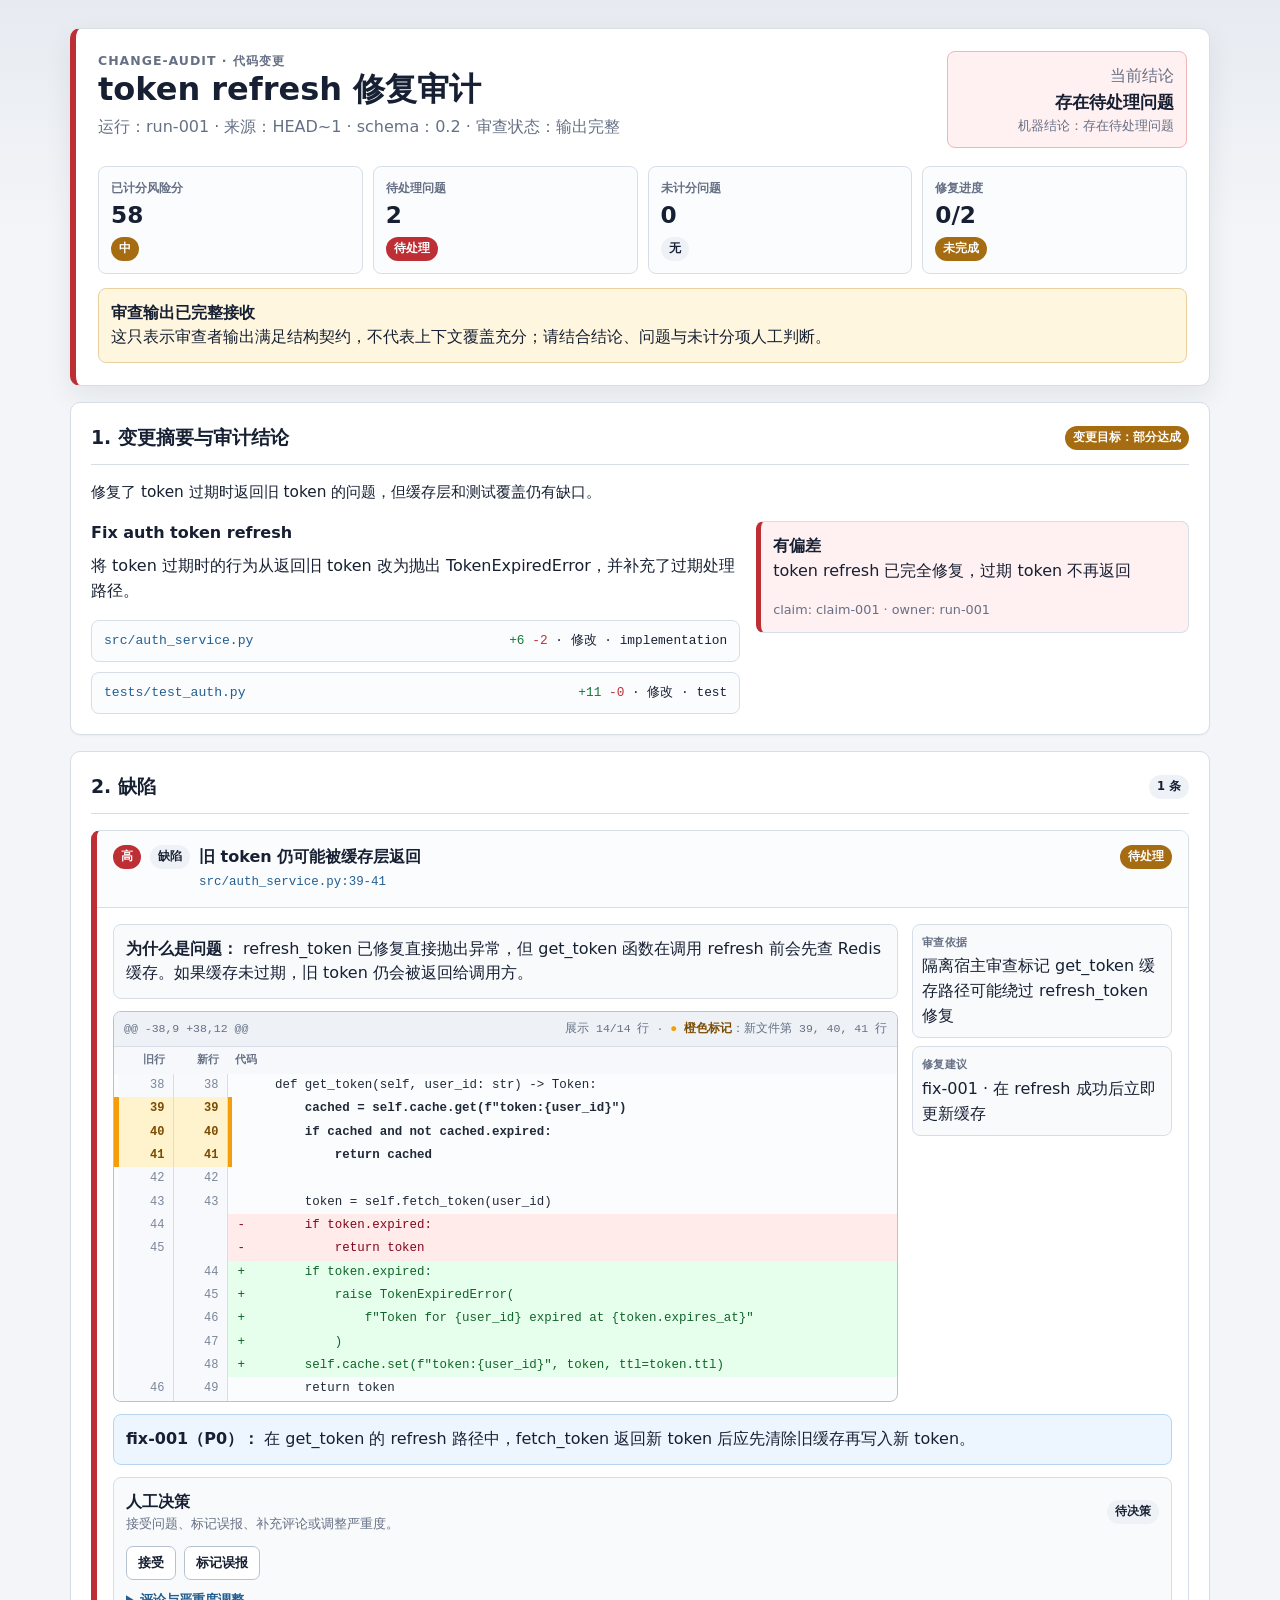
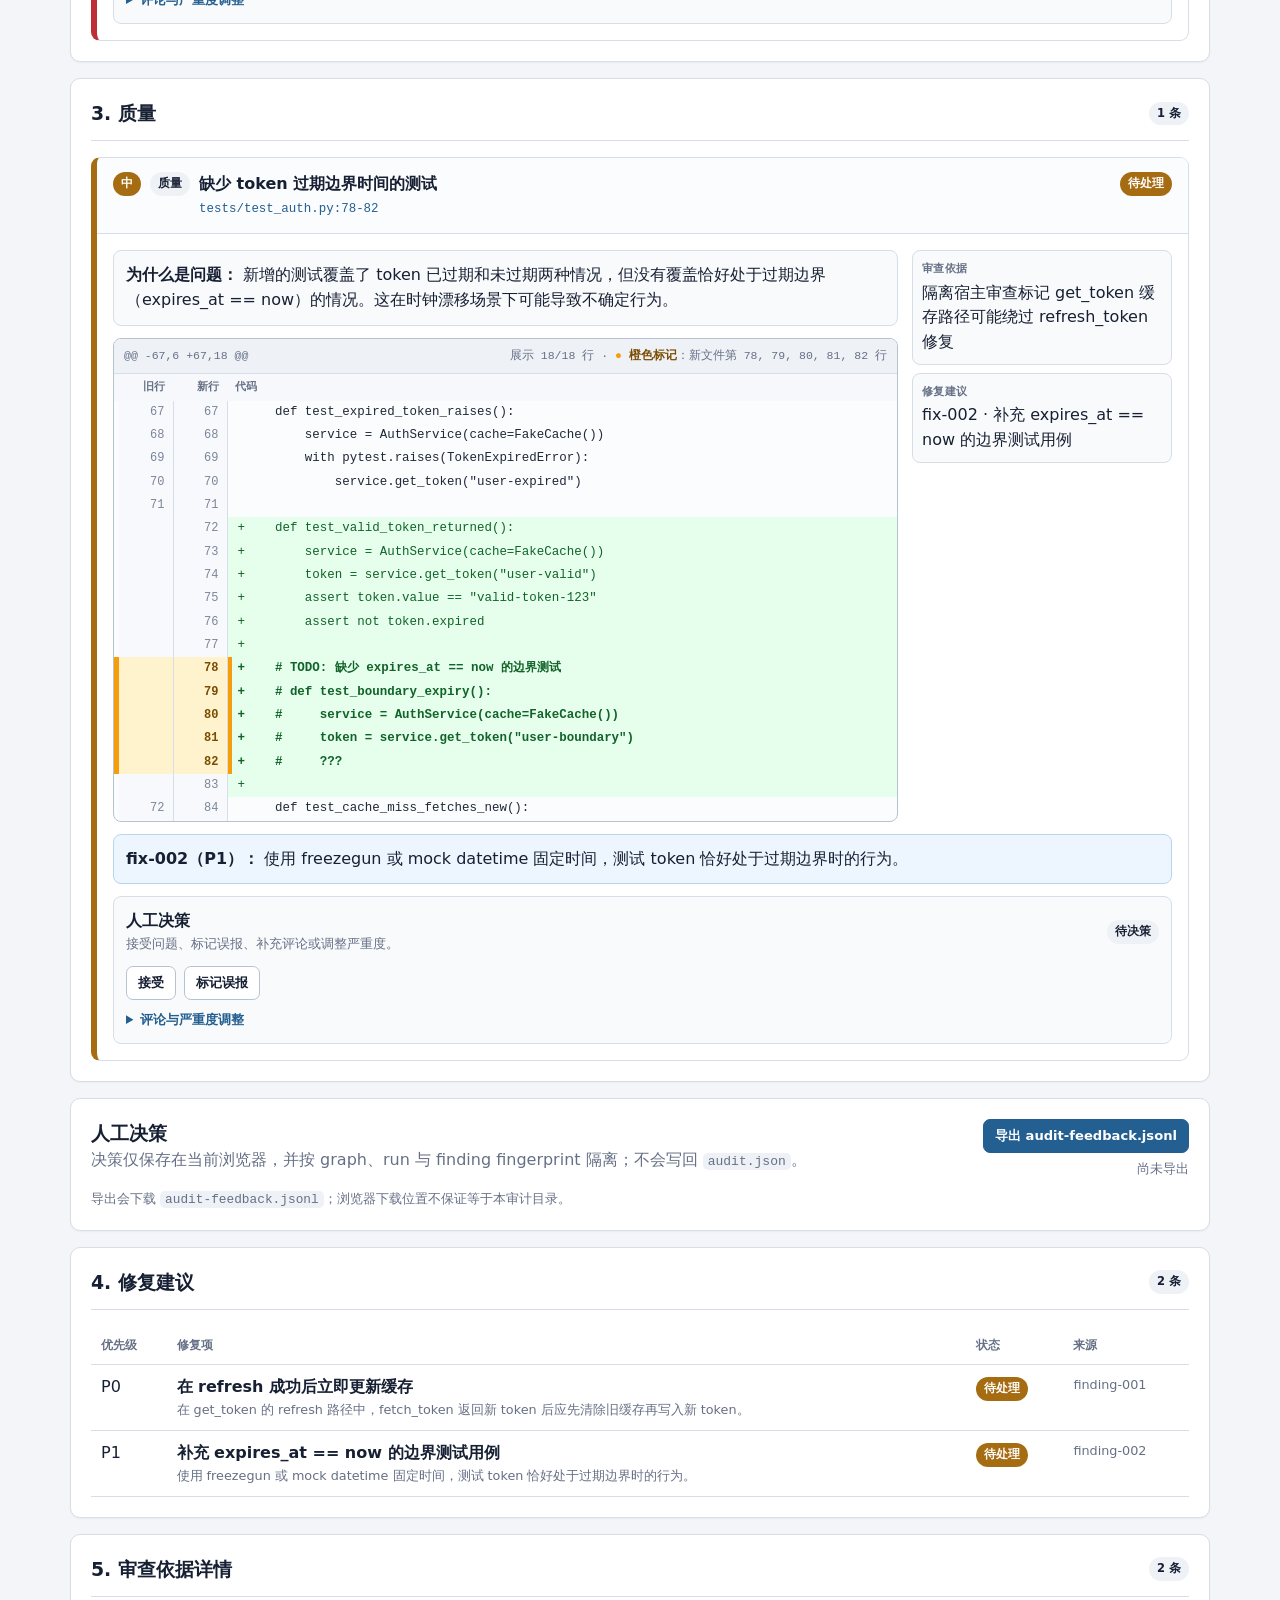
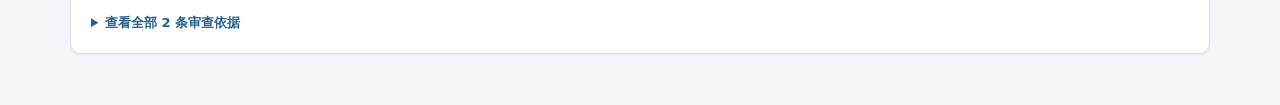
<file: docs/examples/hunk-context-demo/audit.html>
<!doctype html>
<html lang="zh-CN" data-renderer-version="0.2">
<head>
  <meta charset="utf-8">
  <meta name="viewport" content="width=device-width, initial-scale=1">
  <meta name="color-scheme" content="light">
  <title>token refresh 修复审计 · change-audit</title>
  <style>:root {
  color-scheme: light;
  --bg: #f3f5f8;
  --panel: #ffffff;
  --text: #172033;
  --muted: #667085;
  --line: #d7dee8;
  --line-strong: #b7c2d1;
  --green: #17753b;
  --green-soft: #e7f6ec;
  --red: #bd2f35;
  --red-soft: #fff0f1;
  --amber: #a66c12;
  --amber-soft: #fff6df;
  --blue: #245f91;
  --blue-soft: #edf6ff;
  --code-bg: #fbfcfe;
  --code-add-bg: #e6ffed;
  --code-del-bg: #ffebe9;
  --code-add-text: #116329;
  --code-del-text: #82071e;
  --focus: #0e7490;
}

* { box-sizing: border-box; }

html { scroll-behavior: smooth; }

body {
  margin: 0;
  overflow-x: hidden;
  background: linear-gradient(180deg, #e7ebf1 0, var(--bg) 230px);
  color: var(--text);
  font-family: ui-sans-serif, system-ui, -apple-system, BlinkMacSystemFont, "Segoe UI", sans-serif;
  line-height: 1.55;
}

a { color: var(--blue); }
h1, h2, h3, p { margin-top: 0; }
h1 { margin-bottom: 6px; font-size: clamp(1.65rem, 4vw, 2rem); line-height: 1.2; }
h2 { margin-bottom: 0; font-size: 1.18rem; }
h3 { margin-bottom: 8px; font-size: 1rem; }
code { padding: 1px 5px; border-radius: 5px; background: #eef2f7; }

.report-shell {
  display: grid;
  width: min(1180px, 100%);
  margin: 0 auto;
  padding: 28px 20px 52px;
  gap: 16px;
}

.panel,
.hero {
  min-width: 0;
  border: 1px solid var(--line);
  border-radius: 10px;
  background: var(--panel);
  box-shadow: 0 1px 2px rgba(23, 32, 51, .04);
}

.hero {
  padding: 22px;
  border-left: 6px solid var(--blue);
  box-shadow: 0 10px 28px rgba(23, 32, 51, .08);
}

.hero.concerns { border-left-color: var(--red); }
.hero.pass_candidate { border-left-color: var(--green); }
.hero.needs_human_triage { border-left-color: var(--amber); }
.hero.inconclusive { border-left-color: var(--blue); }

.hero-top,
.section-title {
  display: flex;
  align-items: flex-start;
  justify-content: space-between;
  gap: 16px;
}

.hero-copy { min-width: 0; overflow-wrap: anywhere; }

.kicker {
  color: var(--muted);
  font-size: .78rem;
  font-weight: 800;
  letter-spacing: .08em;
  text-transform: uppercase;
}

.muted,
.ref { color: var(--muted); }
.ref { font-size: .8rem; overflow-wrap: anywhere; }

.verdict-box {
  flex: 0 0 240px;
  padding: 12px;
  border: 1px solid var(--line-strong);
  border-radius: 8px;
  background: var(--blue-soft);
  text-align: right;
}

.verdict-box strong { display: block; font-size: 1.08rem; overflow-wrap: anywhere; }
.hero.concerns .verdict-box { border-color: #f0b5b7; background: var(--red-soft); }
.hero.pass_candidate .verdict-box { border-color: #acd8bb; background: var(--green-soft); }
.hero.needs_human_triage .verdict-box { border-color: #ead09f; background: var(--amber-soft); }

.metric-grid {
  display: grid;
  grid-template-columns: repeat(4, minmax(0, 1fr));
  gap: 10px;
  margin-top: 18px;
}

.metric {
  min-width: 0;
  min-height: 88px;
  padding: 12px;
  border: 1px solid var(--line);
  border-radius: 8px;
  background: #fbfcfe;
}

.metric > span:first-child { display: block; color: var(--muted); font-size: .75rem; font-weight: 750; }
.metric strong { display: block; margin: 4px 0 6px; font-size: 1.45rem; line-height: 1.15; overflow-wrap: anywhere; }

.panel { padding: 20px; }
.section-title { align-items: center; margin-bottom: 16px; padding-bottom: 12px; border-bottom: 1px solid var(--line); }

.badge {
  display: inline-flex;
  align-items: center;
  justify-content: center;
  min-height: 22px;
  padding: 3px 8px;
  border-radius: 999px;
  color: #fff;
  font-size: .72rem;
  font-weight: 800;
  white-space: nowrap;
}

.badge.ok { background: var(--green); }
.badge.risk { background: var(--red); }
.badge.warn { background: var(--amber); }
.badge.info { background: var(--blue); }
.badge.soft { color: var(--text); background: #eef2f7; }

.status-callout,
.claim,
.finding-note,
.fix-inline,
.feedback-placeholder {
  padding: 12px;
  border: 1px solid var(--line);
  border-radius: 8px;
  background: #f8fafc;
}

.status-callout { margin-top: 14px; }
.status-callout.clean { border-color: #acd8bb; background: var(--green-soft); }
.status-callout.warning { border-color: #ead09f; background: var(--amber-soft); }
.status-callout.failure { border-color: #f0b5b7; background: var(--red-soft); }

.overall-summary { margin-bottom: 16px; font-size: .96rem; }
.summary-grid { display: grid; grid-template-columns: 1.2fr .8fr; align-items: start; gap: 16px; }
.summary-grid p,
.summary-grid strong { overflow-wrap: anywhere; }
.change-files { margin-top: 12px; }
.change-files > summary { cursor: pointer; color: var(--blue); font-size: .84rem; font-weight: 800; }
.change-files[open] > summary { margin-bottom: 10px; }
.change-list { display: grid; gap: 10px; margin-top: 12px; }
.file-change { display: grid; grid-template-columns: minmax(0, 1fr) auto; gap: 10px; padding: 10px 12px; border: 1px solid var(--line); border-radius: 8px; background: #fbfcfe; }
.file-path { color: var(--blue); font-family: ui-monospace, SFMono-Regular, Menlo, Consolas, monospace; font-size: .82rem; overflow-wrap: anywhere; }
.diff-stat { font-family: ui-monospace, SFMono-Regular, Menlo, Consolas, monospace; font-size: .8rem; white-space: nowrap; }
.add { color: var(--green); }
.del { color: var(--red); }
.claim-list { display: grid; align-self: start; align-content: start; gap: 10px; }
.claim-empty { display: flex; align-items: center; justify-content: space-between; gap: 10px; padding: 9px 11px; }
.claim-empty .muted { font-size: .78rem; }
.claim[data-status="challenged"] { border-left: 5px solid var(--red); background: var(--red-soft); }
.claim[data-status="supported"] { border-left: 5px solid var(--green); background: var(--green-soft); }
.claim[data-status="partial"] { border-left: 5px solid var(--amber); background: var(--amber-soft); }

.finding-stack { display: grid; gap: 14px; }
.finding-card { min-width: 0; overflow: hidden; border: 1px solid var(--line); border-radius: 9px; background: #fff; }
.finding-card.high { border-left: 6px solid var(--red); }
.finding-card.medium { border-left: 6px solid var(--amber); }
.finding-card.low,
.finding-card.note { border-left: 6px solid var(--blue); }

.finding-header { display: grid; grid-template-columns: auto auto minmax(0, 1fr) auto; align-items: start; gap: 9px; padding: 14px 16px; border-bottom: 1px solid var(--line); background: #fbfcfe; }
.finding-title { display: block; font-weight: 800; overflow-wrap: anywhere; }
.location { display: block; margin-top: 3px; color: var(--blue); font-family: ui-monospace, SFMono-Regular, Menlo, Consolas, monospace; font-size: .78rem; overflow-wrap: anywhere; }
.finding-body { padding: 16px; }
.finding-layout { display: grid; grid-template-columns: minmax(0, 1fr) 260px; gap: 14px; }
.finding-note { margin-bottom: 12px; }
.unanchored { border-color: #ead09f; background: var(--amber-soft); }

.hunk { min-width: 0; overflow: hidden; border: 1px solid var(--line-strong); border-radius: 8px; background: var(--code-bg); }
.hunk-caption { display: flex; flex-wrap: wrap; justify-content: space-between; gap: 10px; padding: 8px 10px; border-bottom: 1px solid var(--line); background: #eef2f7; color: var(--muted); font-family: ui-monospace, SFMono-Regular, Menlo, Consolas, monospace; font-size: .72rem; }
.hunk-scroll { max-width: 100%; overflow-x: auto; overscroll-behavior-inline: contain; }
.hunk-table { width: 100%; min-width: 0; border-collapse: collapse; table-layout: fixed; }
.hunk-table th { padding: 5px 8px; background: #f6f8fb; color: var(--muted); font-size: .68rem; text-align: right; }
.hunk-table th:first-child { width: 5px; padding: 0; }
.hunk-table th:nth-child(2),
.hunk-table th:nth-child(3) { width: 54px; }
.hunk-table th:last-child { text-align: left; }
.hunk-table td { border: 0; padding: 0; vertical-align: top; }
.hunk-stripe { width: 5px; background: transparent; }
.hunk-line-active .hunk-stripe { background: #f59e0b; }
.hunk-line-active .hunk-num { color: #7a4b00; background: #fff3cd; font-weight: 800; }
.hunk-line-active .hunk-code { box-shadow: inset 4px 0 0 #f59e0b; font-weight: 700; }
.hunk-num { width: 54px; padding: 2px 8px !important; border-right: 1px solid var(--line) !important; color: #7a8699; background: #f7f9fc; font-family: ui-monospace, SFMono-Regular, Menlo, Consolas, monospace; font-size: .75rem; text-align: right; user-select: none; }
.hunk-code { padding: 2px 10px !important; color: #1f2937; font-family: ui-monospace, SFMono-Regular, Menlo, Consolas, monospace; font-size: .78rem; white-space: pre-wrap; overflow-wrap: anywhere; word-break: break-word; }
.hunk-add .hunk-code { color: var(--code-add-text); background: var(--code-add-bg); }
.hunk-delete .hunk-code { color: var(--code-del-text); background: var(--code-del-bg); }
.hunk-meta .hunk-code { color: var(--muted); background: #f7f9fc; font-style: italic; }
.hunk-omitted-cell { padding: 5px 10px !important; color: var(--muted); background: #eef2f7; font-family: ui-monospace, SFMono-Regular, Menlo, Consolas, monospace; font-size: .72rem; text-align: center; }
.hunk-hit-key { color: #7a4b00; font-weight: 800; }
.hunk-hit-key::before { content: "● "; color: #f59e0b; }

.chain { display: grid; align-content: start; gap: 8px; }
.chain-row { padding: 9px; border: 1px solid var(--line); border-radius: 8px; background: #f8fafc; overflow-wrap: anywhere; }
.chain-label { display: block; margin-bottom: 3px; color: var(--muted); font-size: .7rem; font-weight: 800; letter-spacing: .04em; text-transform: uppercase; }
.fix-inline { margin-top: 12px; border-color: #b8d5ef; background: var(--blue-soft); }
.feedback-placeholder { display: block; margin-top: 12px; }
.feedback-heading,
.feedback-toolbar,
.feedback-comment-actions { display: flex; align-items: center; justify-content: space-between; gap: 12px; }
.feedback-toolbar { align-items: flex-start; }
.feedback-toolbar p:last-child { margin-bottom: 0; }
.feedback-export-actions { display: grid; justify-items: end; gap: 6px; flex: 0 0 auto; }
.feedback-controls { display: grid; gap: 10px; margin-top: 10px; }
.feedback-actions { display: flex; flex-wrap: wrap; gap: 8px; margin-top: 12px; }
.feedback-more,
.evidence-details { margin-top: 10px; }
.feedback-more > summary,
.evidence-details > summary { cursor: pointer; color: var(--blue); font-size: .82rem; font-weight: 800; }
.feedback-controls label { display: grid; gap: 5px; color: var(--muted); font-size: .78rem; font-weight: 750; }
.feedback-controls select,
.feedback-controls textarea { width: 100%; border: 1px solid var(--line-strong); border-radius: 7px; background: #fff; color: var(--text); font: inherit; }
.feedback-controls select { min-height: 36px; padding: 6px 9px; }
.feedback-controls textarea { min-height: 78px; padding: 9px; resize: vertical; }
.button { min-height: 34px; padding: 6px 11px; border: 1px solid var(--line-strong); border-radius: 7px; background: #fff; color: var(--text); font: inherit; font-size: .82rem; font-weight: 750; cursor: pointer; }
.button:hover { border-color: var(--blue); background: var(--blue-soft); }
.button:focus-visible,
.feedback-controls select:focus-visible,
.feedback-controls textarea:focus-visible { outline: 3px solid color-mix(in srgb, var(--focus) 35%, transparent); outline-offset: 2px; }
.button[aria-pressed="true"] { border-color: var(--blue); background: var(--blue); color: #fff; }
.button.primary { border-color: var(--blue); background: var(--blue); color: #fff; }
.button.primary:hover { background: #194d77; }

.data-table-wrap { max-width: 100%; overflow-x: auto; }
.data-table { width: 100%; min-width: 620px; border-collapse: collapse; }
.data-table th,
.data-table td { padding: 10px; border-bottom: 1px solid var(--line); text-align: left; vertical-align: top; }
.data-table th { color: var(--muted); font-size: .74rem; text-transform: uppercase; }

@media (max-width: 780px) {
  .report-shell { padding: 16px 12px 36px; }
  .hero-top,
  .section-title,
  .feedback-toolbar,
  .feedback-heading,
  .feedback-comment-actions { flex-direction: column; align-items: flex-start; }
  .section-title { align-items: flex-start; }
  .feedback-export-actions { width: 100%; justify-items: start; }
  .verdict-box { width: 100%; flex-basis: auto; text-align: left; }
  .metric-grid { grid-template-columns: repeat(2, minmax(0, 1fr)); }
  .summary-grid,
  .finding-layout { grid-template-columns: minmax(0, 1fr); }
  .finding-header { grid-template-columns: auto minmax(0, 1fr) auto; }
  .finding-header .category-badge { display: none; }
  .file-change { grid-template-columns: minmax(0, 1fr); }
  .diff-stat { white-space: normal; }
}

@media (max-width: 330px) {
  .metric-grid { grid-template-columns: minmax(0, 1fr); }
}

@media (max-width: 420px) {
  .panel,
  .hero { padding: 15px; }
  .finding-body { padding: 12px; }
  .claim-empty { align-items: flex-start; flex-direction: column; }
}

@media (prefers-reduced-motion: reduce) {
  *, *::before, *::after {
    scroll-behavior: auto !important;
    animation-duration: .01ms !important;
    animation-iteration-count: 1 !important;
    transition-duration: .01ms !important;
  }
}
</style>
</head>
<body>
  <main class="report-shell" data-graph-id="audit:hunk-context-demo:20260708" data-run-id="run-001">
    <header class="hero concerns" data-node-id="run-001" data-node-type="run">
      <div class="hero-top">
        <div class="hero-copy">
          <div class="kicker">change-audit · 代码变更</div>
          <h1>token refresh 修复审计</h1>
          <div class="muted">
运行：run-001 ·             来源：HEAD~1 · schema：0.2 · 审查状态：输出完整
          </div>
        </div>
        <div class="verdict-box">
          <span class="muted">当前结论</span>
          <strong>存在待处理问题</strong>
          <div class="ref">机器结论：存在待处理问题</div>
        </div>
      </div>

      <div class="metric-grid">
        <div class="metric">
          <span>已计分风险分</span>
          <strong>58</strong>
          <span class="badge warn">中</span>
        </div>
        <div class="metric">
          <span>待处理问题</span>
          <strong>2</strong>
          <span class="badge risk">待处理</span>
        </div>
        <div class="metric">
          <span>未计分问题</span>
          <strong>0</strong>
          <span class="badge soft">无</span>
        </div>
        <div class="metric">
          <span>修复进度</span>
          <strong>0/2</strong>
          <span class="badge warn">未完成</span>
        </div>
      </div>

      <div class="status-callout warning">
        <strong>审查输出已完整接收</strong>
        <div>这只表示审查者输出满足结构契约，不代表上下文覆盖充分；请结合结论、问题与未计分项人工判断。</div>
      </div>
    </header>

    <section class="panel" data-node-id="change-001" data-node-type="change">
      <div class="section-title">
        <h2>1. 变更摘要与审计结论</h2>
        <span class="badge warn">变更目标：部分达成</span>
      </div>
<p class="overall-summary">修复了 token 过期时返回旧 token 的问题，但缓存层和测试覆盖仍有缺口。</p>      <div class="summary-grid">
        <div>
            <article data-node-id="change-001" data-node-type="change" data-edge-id="edge-001">
              <h3>Fix auth token refresh</h3>
              <p>将 token 过期时的行为从返回旧 token 改为抛出 TokenExpiredError，并补充了过期处理路径。</p>
            </article>
          <div class="change-list">
            <div class="file-change" data-node-id="file-auth-service" data-node-type="file" data-edge-id="edge-002">
              <span class="file-path">src/auth_service.py</span>
              <span class="diff-stat">
                <span class="add">+6</span>
                <span class="del">-2</span>
                · 修改 · implementation              </span>
            </div>
            <div class="file-change" data-node-id="file-auth-test" data-node-type="file" data-edge-id="edge-003">
              <span class="file-path">tests/test_auth.py</span>
              <span class="diff-stat">
                <span class="add">+11</span>
                <span class="del">-0</span>
                · 修改 · test              </span>
            </div>
          </div>
        </div>
        <div class="claim-list">
          <div class="claim" data-node-id="run-001" data-claim-id="claim-001" data-status="challenged">
            <strong>有偏差</strong>
            <p>token refresh 已完全修复，过期 token 不再返回</p>
            <div class="ref">claim: claim-001 · owner: run-001</div>
          </div>
        </div>
      </div>
    </section>

    <section class="panel findings-section" data-category="bug">
      <div class="section-title">
        <h2>2. 缺陷</h2>
        <span class="badge soft">1 条</span>
      </div>
      <div class="finding-stack">
        <article class="finding-card high" data-node-id="finding-001" data-node-type="finding" data-category="bug" data-severity="high" data-fingerprint="sha256:8dff2181ef31abd0da2e48485f1809dbaf5379d69f89335c89ae1a09465ae681" data-edge-id="edge-004">
          <div class="finding-header">
            <span class="badge risk">高</span>
            <span class="badge soft category-badge">缺陷</span>
            <div>
              <span class="finding-title">旧 token 仍可能被缓存层返回</span>
              <span class="location">
src/auth_service.py:39-41              </span>
            </div>
            <span class="badge warn">待处理</span>
          </div>
          <div class="finding-body">
            <div class="finding-layout">
              <div>
                <div class="finding-note">
<strong>为什么是问题：</strong>                  refresh_token 已修复直接抛出异常，但 get_token 函数在调用 refresh 前会先查 Redis 缓存。如果缓存未过期，旧 token 仍会被返回给调用方。
                </div>

                <div class="hunk" data-hunk-id="hunk:src/auth_service.py:38:1">
                  <div class="hunk-caption">
                    <span>@@ -38,9 +38,12 @@</span>
                    <span>展示 14/14 行 · <span class="hunk-hit-key">橙色标记</span>：新文件第 39, 40, 41 行</span>
                  </div>
                  <div class="hunk-scroll">
                    <table class="hunk-table" aria-label="可信 unified diff 证据">
                      <thead><tr><th></th><th>旧行</th><th>新行</th><th>代码</th></tr></thead>
                      <tbody>
                        <tr class="hunk-context">
                          <td class="hunk-stripe"></td>
                          <td class="hunk-num">38</td>
                          <td class="hunk-num">38</td>
                          <td class="hunk-code">     def get_token(self, user_id: str) -&gt; Token:</td>
                        </tr>
                        <tr class="hunk-context hunk-line-active" data-highlighted="true">
                          <td class="hunk-stripe"></td>
                          <td class="hunk-num">39</td>
                          <td class="hunk-num">39</td>
                          <td class="hunk-code">         cached = self.cache.get(f&#34;token:{user_id}&#34;)</td>
                        </tr>
                        <tr class="hunk-context hunk-line-active" data-highlighted="true">
                          <td class="hunk-stripe"></td>
                          <td class="hunk-num">40</td>
                          <td class="hunk-num">40</td>
                          <td class="hunk-code">         if cached and not cached.expired:</td>
                        </tr>
                        <tr class="hunk-context hunk-line-active" data-highlighted="true">
                          <td class="hunk-stripe"></td>
                          <td class="hunk-num">41</td>
                          <td class="hunk-num">41</td>
                          <td class="hunk-code">             return cached</td>
                        </tr>
                        <tr class="hunk-context">
                          <td class="hunk-stripe"></td>
                          <td class="hunk-num">42</td>
                          <td class="hunk-num">42</td>
                          <td class="hunk-code"> </td>
                        </tr>
                        <tr class="hunk-context">
                          <td class="hunk-stripe"></td>
                          <td class="hunk-num">43</td>
                          <td class="hunk-num">43</td>
                          <td class="hunk-code">         token = self.fetch_token(user_id)</td>
                        </tr>
                        <tr class="hunk-delete">
                          <td class="hunk-stripe"></td>
                          <td class="hunk-num">44</td>
                          <td class="hunk-num"></td>
                          <td class="hunk-code">-        if token.expired:</td>
                        </tr>
                        <tr class="hunk-delete">
                          <td class="hunk-stripe"></td>
                          <td class="hunk-num">45</td>
                          <td class="hunk-num"></td>
                          <td class="hunk-code">-            return token</td>
                        </tr>
                        <tr class="hunk-add">
                          <td class="hunk-stripe"></td>
                          <td class="hunk-num"></td>
                          <td class="hunk-num">44</td>
                          <td class="hunk-code">+        if token.expired:</td>
                        </tr>
                        <tr class="hunk-add">
                          <td class="hunk-stripe"></td>
                          <td class="hunk-num"></td>
                          <td class="hunk-num">45</td>
                          <td class="hunk-code">+            raise TokenExpiredError(</td>
                        </tr>
                        <tr class="hunk-add">
                          <td class="hunk-stripe"></td>
                          <td class="hunk-num"></td>
                          <td class="hunk-num">46</td>
                          <td class="hunk-code">+                f&#34;Token for {user_id} expired at {token.expires_at}&#34;</td>
                        </tr>
                        <tr class="hunk-add">
                          <td class="hunk-stripe"></td>
                          <td class="hunk-num"></td>
                          <td class="hunk-num">47</td>
                          <td class="hunk-code">+            )</td>
                        </tr>
                        <tr class="hunk-add">
                          <td class="hunk-stripe"></td>
                          <td class="hunk-num"></td>
                          <td class="hunk-num">48</td>
                          <td class="hunk-code">+        self.cache.set(f&#34;token:{user_id}&#34;, token, ttl=token.ttl)</td>
                        </tr>
                        <tr class="hunk-context">
                          <td class="hunk-stripe"></td>
                          <td class="hunk-num">46</td>
                          <td class="hunk-num">49</td>
                          <td class="hunk-code">         return token</td>
                        </tr>
                      </tbody>
                    </table>
                  </div>
                </div>
              </div>

              <aside class="chain">
                <div class="chain-row">
                  <span class="chain-label">审查依据</span>
                  <span data-node-id="evidence-002" data-node-type="evidence" data-edge-id="edge-008">隔离宿主审查标记 get_token 缓存路径可能绕过 refresh_token 修复</span>
                </div>
                <div class="chain-row">
                  <span class="chain-label">修复建议</span>
                  <span data-node-id="fix-001" data-node-type="fix" data-edge-id="edge-006">fix-001 · 在 refresh 成功后立即更新缓存</span>
                </div>
              </aside>
            </div>

            <div class="fix-inline" data-node-id="fix-001" data-node-type="fix">
              <strong>fix-001（P0）：</strong> 在 get_token 的 refresh 路径中，fetch_token 返回新 token 后应先清除旧缓存再写入新 token。
            </div>

            <div class="feedback-placeholder" data-feedback-for="finding-001" data-fingerprint="sha256:8dff2181ef31abd0da2e48485f1809dbaf5379d69f89335c89ae1a09465ae681">
              <div class="feedback-heading">
                <div><strong>人工决策</strong><div class="ref">接受问题、标记误报、补充评论或调整严重度。</div></div>
                <span class="badge soft" data-feedback-state>待决策</span>
              </div>
              <div class="feedback-actions" role="group" aria-label="问题决策">
                <button type="button" class="button" data-feedback-action="accept" aria-pressed="false">接受</button>
                <button type="button" class="button" data-feedback-action="false_positive" aria-pressed="false">标记误报</button>
              </div>
              <details class="feedback-more">
                <summary>评论与严重度调整</summary>
                <div class="feedback-controls">
                <label>
                  严重度调整
                  <select data-feedback-severity>
                    <option value="">保持原值</option>
                    <option value="high">高</option>
                    <option value="medium">中</option>
                    <option value="low">低</option>
                    <option value="note">提示</option>
                  </select>
                </label>
                <label>
                  评论
                  <textarea rows="3" maxlength="2000" placeholder="可选；清空后保存会移除已有评论" data-feedback-comment></textarea>
                </label>
                <div class="feedback-comment-actions">
                  <button type="button" class="button" data-feedback-action="comment">保存评论</button>
                  <span class="ref" role="status" aria-live="polite" data-feedback-message>尚未记录决策</span>
                </div>
                </div>
              </details>
            </div>
          </div>
        </article>
      </div>
    </section>
    <section class="panel findings-section" data-category="quality">
      <div class="section-title">
        <h2>3. 质量</h2>
        <span class="badge soft">1 条</span>
      </div>
      <div class="finding-stack">
        <article class="finding-card medium" data-node-id="finding-002" data-node-type="finding" data-category="quality" data-severity="medium" data-fingerprint="sha256:8eb3f0b05ecd189b40e9ea87341cf6342f122ace30645f1e0802a5972687faff" data-edge-id="edge-005">
          <div class="finding-header">
            <span class="badge warn">中</span>
            <span class="badge soft category-badge">质量</span>
            <div>
              <span class="finding-title">缺少 token 过期边界时间的测试</span>
              <span class="location">
tests/test_auth.py:78-82              </span>
            </div>
            <span class="badge warn">待处理</span>
          </div>
          <div class="finding-body">
            <div class="finding-layout">
              <div>
                <div class="finding-note">
<strong>为什么是问题：</strong>                  新增的测试覆盖了 token 已过期和未过期两种情况，但没有覆盖恰好处于过期边界（expires_at == now）的情况。这在时钟漂移场景下可能导致不确定行为。
                </div>

                <div class="hunk" data-hunk-id="hunk:tests/test_auth.py:67:1">
                  <div class="hunk-caption">
                    <span>@@ -67,6 +67,18 @@</span>
                    <span>展示 18/18 行 · <span class="hunk-hit-key">橙色标记</span>：新文件第 78, 79, 80, 81, 82 行</span>
                  </div>
                  <div class="hunk-scroll">
                    <table class="hunk-table" aria-label="可信 unified diff 证据">
                      <thead><tr><th></th><th>旧行</th><th>新行</th><th>代码</th></tr></thead>
                      <tbody>
                        <tr class="hunk-context">
                          <td class="hunk-stripe"></td>
                          <td class="hunk-num">67</td>
                          <td class="hunk-num">67</td>
                          <td class="hunk-code">     def test_expired_token_raises():</td>
                        </tr>
                        <tr class="hunk-context">
                          <td class="hunk-stripe"></td>
                          <td class="hunk-num">68</td>
                          <td class="hunk-num">68</td>
                          <td class="hunk-code">         service = AuthService(cache=FakeCache())</td>
                        </tr>
                        <tr class="hunk-context">
                          <td class="hunk-stripe"></td>
                          <td class="hunk-num">69</td>
                          <td class="hunk-num">69</td>
                          <td class="hunk-code">         with pytest.raises(TokenExpiredError):</td>
                        </tr>
                        <tr class="hunk-context">
                          <td class="hunk-stripe"></td>
                          <td class="hunk-num">70</td>
                          <td class="hunk-num">70</td>
                          <td class="hunk-code">             service.get_token(&#34;user-expired&#34;)</td>
                        </tr>
                        <tr class="hunk-context">
                          <td class="hunk-stripe"></td>
                          <td class="hunk-num">71</td>
                          <td class="hunk-num">71</td>
                          <td class="hunk-code"> </td>
                        </tr>
                        <tr class="hunk-add">
                          <td class="hunk-stripe"></td>
                          <td class="hunk-num"></td>
                          <td class="hunk-num">72</td>
                          <td class="hunk-code">+    def test_valid_token_returned():</td>
                        </tr>
                        <tr class="hunk-add">
                          <td class="hunk-stripe"></td>
                          <td class="hunk-num"></td>
                          <td class="hunk-num">73</td>
                          <td class="hunk-code">+        service = AuthService(cache=FakeCache())</td>
                        </tr>
                        <tr class="hunk-add">
                          <td class="hunk-stripe"></td>
                          <td class="hunk-num"></td>
                          <td class="hunk-num">74</td>
                          <td class="hunk-code">+        token = service.get_token(&#34;user-valid&#34;)</td>
                        </tr>
                        <tr class="hunk-add">
                          <td class="hunk-stripe"></td>
                          <td class="hunk-num"></td>
                          <td class="hunk-num">75</td>
                          <td class="hunk-code">+        assert token.value == &#34;valid-token-123&#34;</td>
                        </tr>
                        <tr class="hunk-add">
                          <td class="hunk-stripe"></td>
                          <td class="hunk-num"></td>
                          <td class="hunk-num">76</td>
                          <td class="hunk-code">+        assert not token.expired</td>
                        </tr>
                        <tr class="hunk-add">
                          <td class="hunk-stripe"></td>
                          <td class="hunk-num"></td>
                          <td class="hunk-num">77</td>
                          <td class="hunk-code">+</td>
                        </tr>
                        <tr class="hunk-add hunk-line-active" data-highlighted="true">
                          <td class="hunk-stripe"></td>
                          <td class="hunk-num"></td>
                          <td class="hunk-num">78</td>
                          <td class="hunk-code">+    # TODO: 缺少 expires_at == now 的边界测试</td>
                        </tr>
                        <tr class="hunk-add hunk-line-active" data-highlighted="true">
                          <td class="hunk-stripe"></td>
                          <td class="hunk-num"></td>
                          <td class="hunk-num">79</td>
                          <td class="hunk-code">+    # def test_boundary_expiry():</td>
                        </tr>
                        <tr class="hunk-add hunk-line-active" data-highlighted="true">
                          <td class="hunk-stripe"></td>
                          <td class="hunk-num"></td>
                          <td class="hunk-num">80</td>
                          <td class="hunk-code">+    #     service = AuthService(cache=FakeCache())</td>
                        </tr>
                        <tr class="hunk-add hunk-line-active" data-highlighted="true">
                          <td class="hunk-stripe"></td>
                          <td class="hunk-num"></td>
                          <td class="hunk-num">81</td>
                          <td class="hunk-code">+    #     token = service.get_token(&#34;user-boundary&#34;)</td>
                        </tr>
                        <tr class="hunk-add hunk-line-active" data-highlighted="true">
                          <td class="hunk-stripe"></td>
                          <td class="hunk-num"></td>
                          <td class="hunk-num">82</td>
                          <td class="hunk-code">+    #     ???</td>
                        </tr>
                        <tr class="hunk-add">
                          <td class="hunk-stripe"></td>
                          <td class="hunk-num"></td>
                          <td class="hunk-num">83</td>
                          <td class="hunk-code">+</td>
                        </tr>
                        <tr class="hunk-context">
                          <td class="hunk-stripe"></td>
                          <td class="hunk-num">72</td>
                          <td class="hunk-num">84</td>
                          <td class="hunk-code">     def test_cache_miss_fetches_new():</td>
                        </tr>
                      </tbody>
                    </table>
                  </div>
                </div>
              </div>

              <aside class="chain">
                <div class="chain-row">
                  <span class="chain-label">审查依据</span>
                  <span data-node-id="evidence-002" data-node-type="evidence" data-edge-id="edge-009">隔离宿主审查标记 get_token 缓存路径可能绕过 refresh_token 修复</span>
                </div>
                <div class="chain-row">
                  <span class="chain-label">修复建议</span>
                  <span data-node-id="fix-002" data-node-type="fix" data-edge-id="edge-007">fix-002 · 补充 expires_at == now 的边界测试用例</span>
                </div>
              </aside>
            </div>

            <div class="fix-inline" data-node-id="fix-002" data-node-type="fix">
              <strong>fix-002（P1）：</strong> 使用 freezegun 或 mock datetime 固定时间，测试 token 恰好处于过期边界时的行为。
            </div>

            <div class="feedback-placeholder" data-feedback-for="finding-002" data-fingerprint="sha256:8eb3f0b05ecd189b40e9ea87341cf6342f122ace30645f1e0802a5972687faff">
              <div class="feedback-heading">
                <div><strong>人工决策</strong><div class="ref">接受问题、标记误报、补充评论或调整严重度。</div></div>
                <span class="badge soft" data-feedback-state>待决策</span>
              </div>
              <div class="feedback-actions" role="group" aria-label="问题决策">
                <button type="button" class="button" data-feedback-action="accept" aria-pressed="false">接受</button>
                <button type="button" class="button" data-feedback-action="false_positive" aria-pressed="false">标记误报</button>
              </div>
              <details class="feedback-more">
                <summary>评论与严重度调整</summary>
                <div class="feedback-controls">
                <label>
                  严重度调整
                  <select data-feedback-severity>
                    <option value="">保持原值</option>
                    <option value="high">高</option>
                    <option value="medium">中</option>
                    <option value="low">低</option>
                    <option value="note">提示</option>
                  </select>
                </label>
                <label>
                  评论
                  <textarea rows="3" maxlength="2000" placeholder="可选；清空后保存会移除已有评论" data-feedback-comment></textarea>
                </label>
                <div class="feedback-comment-actions">
                  <button type="button" class="button" data-feedback-action="comment">保存评论</button>
                  <span class="ref" role="status" aria-live="polite" data-feedback-message>尚未记录决策</span>
                </div>
                </div>
              </details>
            </div>
          </div>
        </article>
      </div>
    </section>

    <section class="panel feedback-toolbar" aria-labelledby="feedback-export-title">
      <div>
        <h2 id="feedback-export-title">人工决策</h2>
        <p class="muted">决策仅保存在当前浏览器，并按 graph、run 与 finding fingerprint 隔离；不会写回 <code>audit.json</code>。</p>
        <p class="ref">导出会下载 <code>audit-feedback.jsonl</code>；浏览器下载位置不保证等于本审计目录。</p>
      </div>
      <div class="feedback-export-actions">
        <button type="button" class="button primary" data-feedback-export>导出 audit-feedback.jsonl</button>
        <span class="ref" role="status" aria-live="polite" data-feedback-export-status>尚未导出</span>
      </div>
    </section>

    <section class="panel">
      <div class="section-title">
        <h2>4. 修复建议</h2>
        <span class="badge soft">2 条</span>
      </div>
      <div class="data-table-wrap">
        <table class="data-table">
          <thead><tr><th>优先级</th><th>修复项</th><th>状态</th><th>来源</th></tr></thead>
          <tbody>
            <tr data-node-id="fix-001" data-node-type="fix">
              <td>P0</td>
              <td><strong>在 refresh 成功后立即更新缓存</strong><div class="ref">在 get_token 的 refresh 路径中，fetch_token 返回新 token 后应先清除旧缓存再写入新 token。</div></td>
              <td><span class="badge warn">待处理</span></td>
              <td class="ref">finding-001</td>
            </tr>
            <tr data-node-id="fix-002" data-node-type="fix">
              <td>P1</td>
              <td><strong>补充 expires_at == now 的边界测试用例</strong><div class="ref">使用 freezegun 或 mock datetime 固定时间，测试 token 恰好处于过期边界时的行为。</div></td>
              <td><span class="badge warn">待处理</span></td>
              <td class="ref">finding-002</td>
            </tr>
          </tbody>
        </table>
      </div>
    </section>


    <section class="panel">
      <div class="section-title">
        <h2>5. 审查依据详情</h2>
        <span class="badge soft">2 条</span>
      </div>
      <details class="evidence-details">
        <summary>查看全部 2 条审查依据</summary>
      <div class="data-table-wrap">
        <table class="data-table">
          <thead><tr><th>证据</th><th>来源</th><th>状态</th><th>关联</th></tr></thead>
          <tbody>
            <tr data-node-id="evidence-001" data-node-type="evidence" data-status="pass">
              <td>pytest tests/test_auth.py — 4 passed, 0 failed</td>
              <td>pytest</td>
              <td><span class="badge ok">通过</span></td>
              <td class="ref">—</td>
            </tr>
            <tr data-node-id="evidence-002" data-node-type="evidence" data-status="fail">
              <td>隔离宿主审查标记 get_token 缓存路径可能绕过 refresh_token 修复</td>
              <td>隔离宿主审查</td>
              <td><span class="badge risk">发现问题</span></td>
              <td class="ref">finding-001, finding-002</td>
            </tr>
          </tbody>
        </table>
      </div>
      </details>
    </section>
  </main>
  <script>(function attachChangeAuditFeedback(root, factory) {
  "use strict";
  const api = factory();
  if (typeof module !== "undefined" && module.exports) {
    module.exports = api;
  }
  if (root) {
    root.ChangeAuditFeedback = api;
    if (root.document) {
      api.init(root.document, root);
    }
  }
})(typeof window !== "undefined" ? window : null, function createChangeAuditFeedback() {
  "use strict";

  const PREFIX = "change-audit.feedback.v1";
  const SEVERITIES = new Set(["high", "medium", "low", "note"]);

  function storageKey(identity) {
    return [PREFIX, identity.graph_id, identity.run_id, identity.fingerprint]
      .map((value) => encodeURIComponent(String(value)))
      .join(":");
  }

  function defaultState(identity) {
    return {
      graph_id: identity.graph_id,
      run_id: identity.run_id,
      target_type: "finding",
      target_id: identity.target_id,
      fingerprint: identity.fingerprint,
      disposition: null,
      comment: "",
      severity_override: null,
      timestamps: {},
      updated_at: null,
    };
  }

  function matchesIdentity(state, identity) {
    return state
      && state.graph_id === identity.graph_id
      && state.run_id === identity.run_id
      && state.target_id === identity.target_id
      && state.fingerprint === identity.fingerprint;
  }

  function validState(state, identity) {
    if (!matchesIdentity(state, identity) || state.target_type !== "finding") return false;
    if (![null, "accept", "false_positive"].includes(state.disposition)) return false;
    if (typeof state.comment !== "string") return false;
    if (state.severity_override !== null && !SEVERITIES.has(state.severity_override)) return false;
    if (!state.timestamps || typeof state.timestamps !== "object") return false;
    if (state.disposition && typeof state.timestamps.disposition !== "string") return false;
    if (state.comment && typeof state.timestamps.comment !== "string") return false;
    if (state.severity_override && typeof state.timestamps.severity_override !== "string") return false;
    return true;
  }

  function loadState(storage, identity) {
    try {
      const raw = storage.getItem(storageKey(identity));
      if (!raw) return defaultState(identity);
      const state = JSON.parse(raw);
      return validState(state, identity) ? state : defaultState(identity);
    } catch (_error) {
      return defaultState(identity);
    }
  }

  function saveState(storage, state) {
    storage.setItem(storageKey(state), JSON.stringify(state));
    return state;
  }

  function applyAction(state, action, value, now) {
    const next = JSON.parse(JSON.stringify(state));
    const timestamp = now || new Date().toISOString();
    if (action === "accept" || action === "false_positive") {
      next.disposition = action;
      next.timestamps.disposition = timestamp;
    } else if (action === "comment") {
      next.comment = String(value || "").trim();
      if (next.comment) next.timestamps.comment = timestamp;
      else delete next.timestamps.comment;
    } else if (action === "severity_override") {
      const severity = String(value || "");
      if (severity && !SEVERITIES.has(severity)) {
        throw new Error("invalid severity override");
      }
      next.severity_override = severity || null;
      if (next.severity_override) next.timestamps.severity_override = timestamp;
      else delete next.timestamps.severity_override;
    } else {
      throw new Error("unknown feedback action");
    }
    next.updated_at = timestamp;
    return next;
  }

  function baseEvent(state, action, createdAt) {
    return {
      target_type: "finding",
      target_id: state.target_id,
      action,
      fingerprint: state.fingerprint,
      graph_id: state.graph_id,
      run_id: state.run_id,
      created_at: createdAt,
    };
  }

  function stateToEvents(state) {
    const events = [];
    if (state.disposition) {
      events.push(baseEvent(state, state.disposition, state.timestamps.disposition));
    }
    if (state.comment) {
      events.push({
        ...baseEvent(state, "comment", state.timestamps.comment),
        comment: state.comment,
      });
    }
    if (state.severity_override) {
      events.push({
        ...baseEvent(state, "severity_override", state.timestamps.severity_override),
        severity: state.severity_override,
      });
    }
    return events;
  }

  function exportJsonl(states) {
    const lines = states.flatMap(stateToEvents).map((event) => JSON.stringify(event));
    return lines.length ? `${lines.join("\n")}\n` : "";
  }

  function memoryStorage() {
    const values = new Map();
    return {
      getItem(key) { return values.has(key) ? values.get(key) : null; },
      setItem(key, value) { values.set(key, String(value)); },
    };
  }

  function renderState(panel, state, syncInputs) {
    panel.querySelectorAll("[data-feedback-action='accept'], [data-feedback-action='false_positive']")
      .forEach((button) => {
        button.setAttribute("aria-pressed", String(button.dataset.feedbackAction === state.disposition));
      });
    const badge = panel.querySelector("[data-feedback-state]");
    const displayState = state.disposition
      || (state.comment || state.severity_override ? "edited" : "pending");
    badge.textContent = {
      accept: "已接受",
      false_positive: "已标记误报",
      edited: "已编辑",
      pending: "待决策",
    }[displayState];
    if (syncInputs) {
      panel.querySelector("[data-feedback-comment]").value = state.comment || "";
      panel.querySelector("[data-feedback-severity]").value = state.severity_override || "";
    }
  }

  function init(documentObject, rootObject) {
    const shell = documentObject.querySelector("[data-graph-id][data-run-id]");
    if (!shell) return;
    let storage;
    try {
      storage = rootObject.localStorage;
      const probe = `${PREFIX}:probe`;
      storage.setItem(probe, "1");
      storage.removeItem(probe);
    } catch (_error) {
      storage = memoryStorage();
    }

    const panels = Array.from(documentObject.querySelectorAll("[data-feedback-for][data-fingerprint]"));
    const entries = panels.map((panel) => {
      const identity = {
        graph_id: shell.dataset.graphId,
        run_id: shell.dataset.runId,
        target_id: panel.dataset.feedbackFor,
        fingerprint: panel.dataset.fingerprint,
      };
      let state = loadState(storage, identity);
      renderState(panel, state, true);
      const message = panel.querySelector("[data-feedback-message]");

      panel.querySelectorAll("[data-feedback-action]").forEach((button) => {
        button.addEventListener("click", () => {
          const action = button.dataset.feedbackAction;
          const value = action === "comment"
            ? panel.querySelector("[data-feedback-comment]").value
            : null;
          state = applyAction(state, action, value);
          try { saveState(storage, state); } catch (_error) { /* in-memory state remains usable */ }
          renderState(panel, state, false);
          message.textContent = action === "comment" && !state.comment ? "评论已移除" : "决策已保存在当前浏览器";
        });
      });
      panel.querySelector("[data-feedback-severity]").addEventListener("change", (event) => {
        state = applyAction(state, "severity_override", event.target.value);
        try { saveState(storage, state); } catch (_error) { /* in-memory state remains usable */ }
        renderState(panel, state, false);
        message.textContent = state.severity_override ? "严重度调整已保存" : "已恢复原严重度";
      });
      return { getState: () => state };
    });

    const exportButton = documentObject.querySelector("[data-feedback-export]");
    const exportStatus = documentObject.querySelector("[data-feedback-export-status]");
    if (exportButton && exportStatus) {
      exportButton.addEventListener("click", () => {
        const jsonl = exportJsonl(entries.map((entry) => entry.getState()));
        if (!jsonl) {
          exportStatus.textContent = "暂无可导出的决策";
          return;
        }
        const blob = new rootObject.Blob([jsonl], { type: "application/x-ndjson;charset=utf-8" });
        const url = rootObject.URL.createObjectURL(blob);
        const link = documentObject.createElement("a");
        link.href = url;
        link.download = "audit-feedback.jsonl";
        documentObject.body.appendChild(link);
        link.click();
        link.remove();
        rootObject.URL.revokeObjectURL(url);
        exportStatus.textContent = `已导出 ${jsonl.trimEnd().split("\n").length} 条决策`;
      });
    }
    documentObject.documentElement.dataset.changeAuditReady = "true";
  }

  return {
    PREFIX,
    applyAction,
    defaultState,
    exportJsonl,
    init,
    loadState,
    memoryStorage,
    saveState,
    stateToEvents,
    storageKey,
    validState,
  };
});
</script>
</body>
</html>
</file>
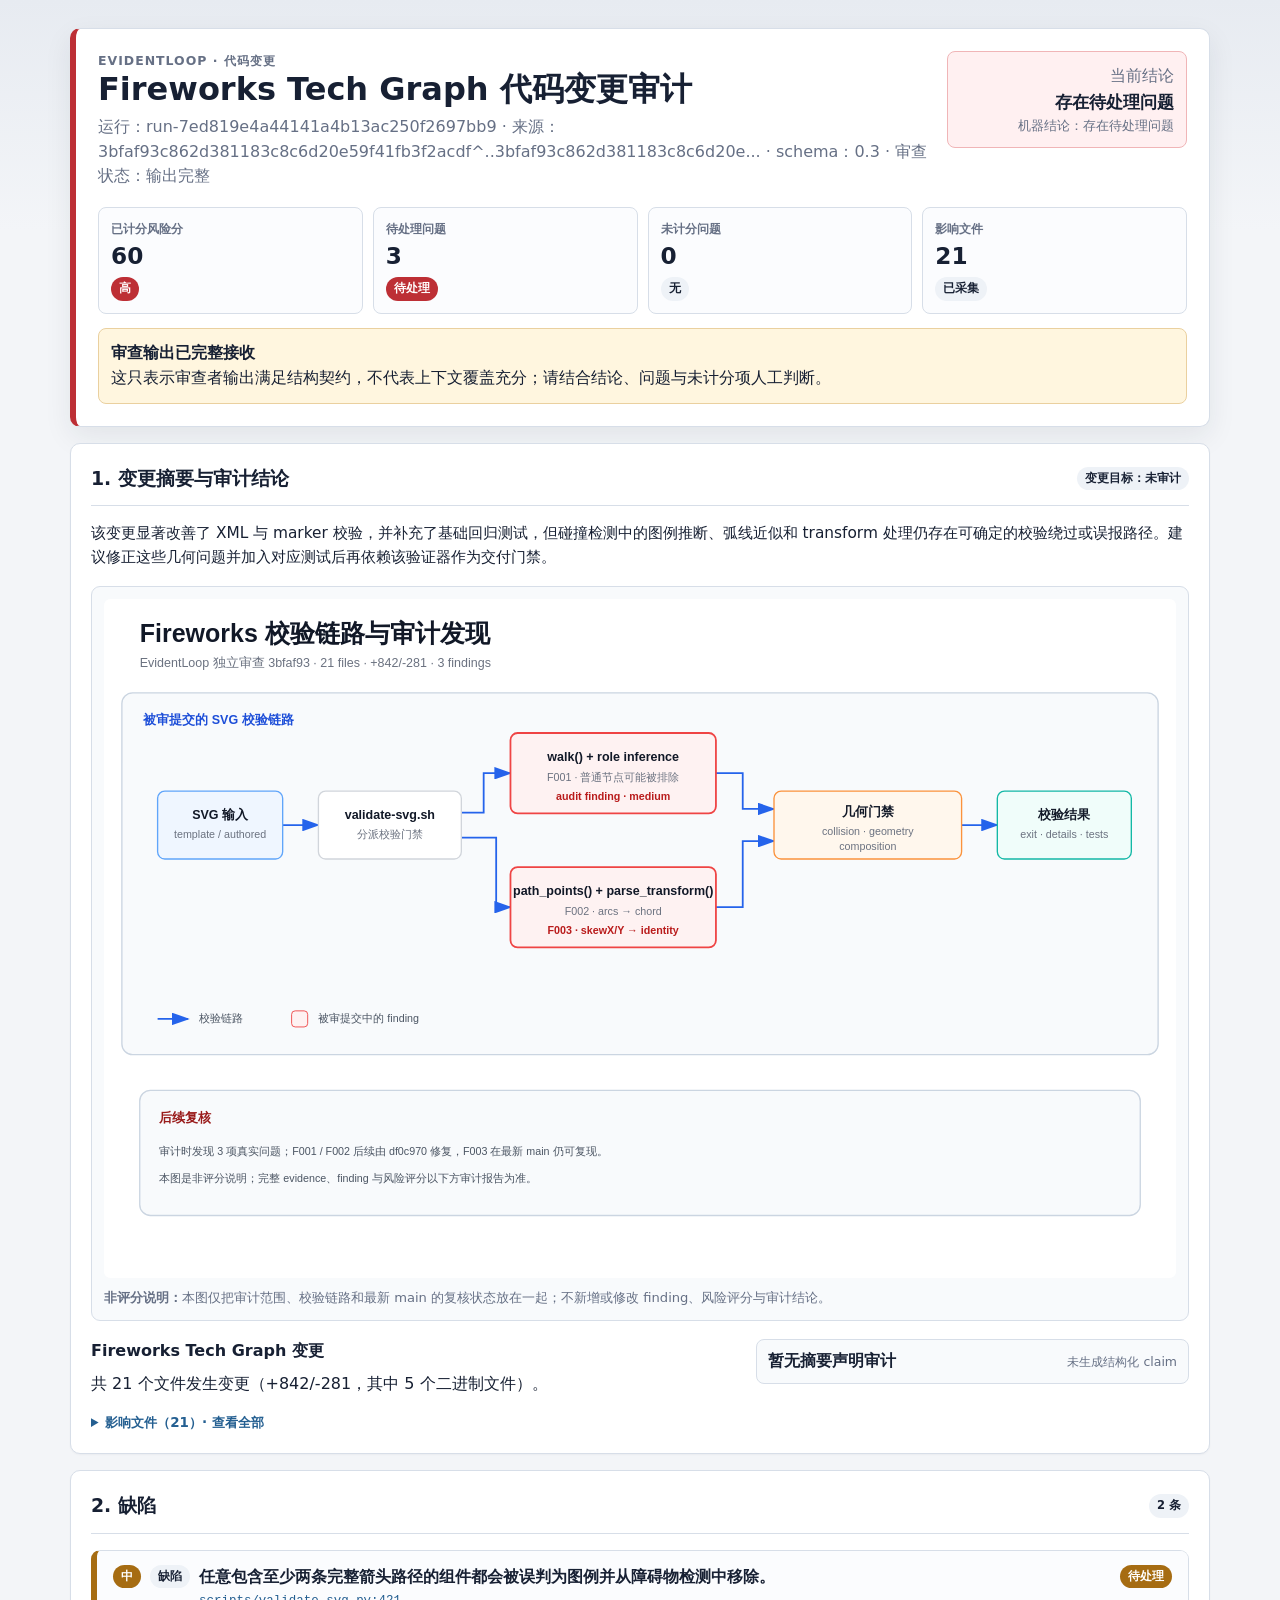
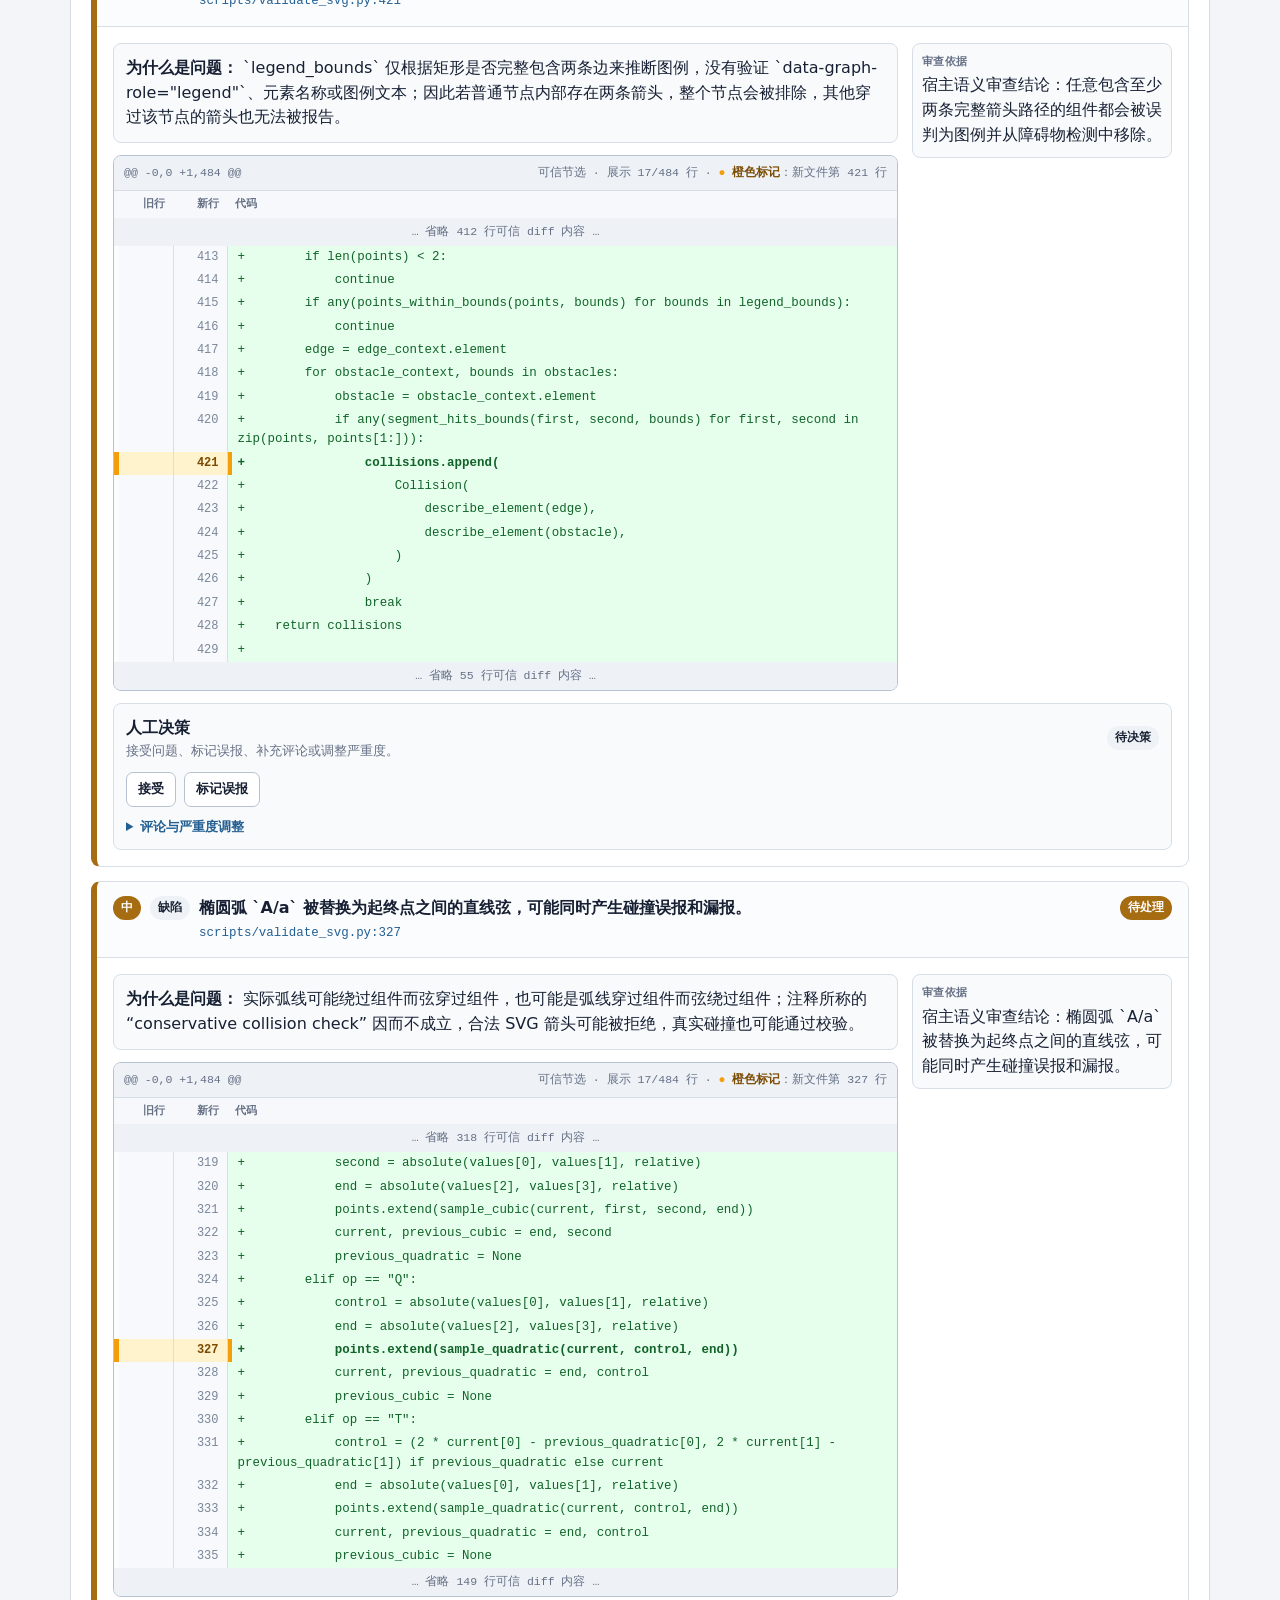
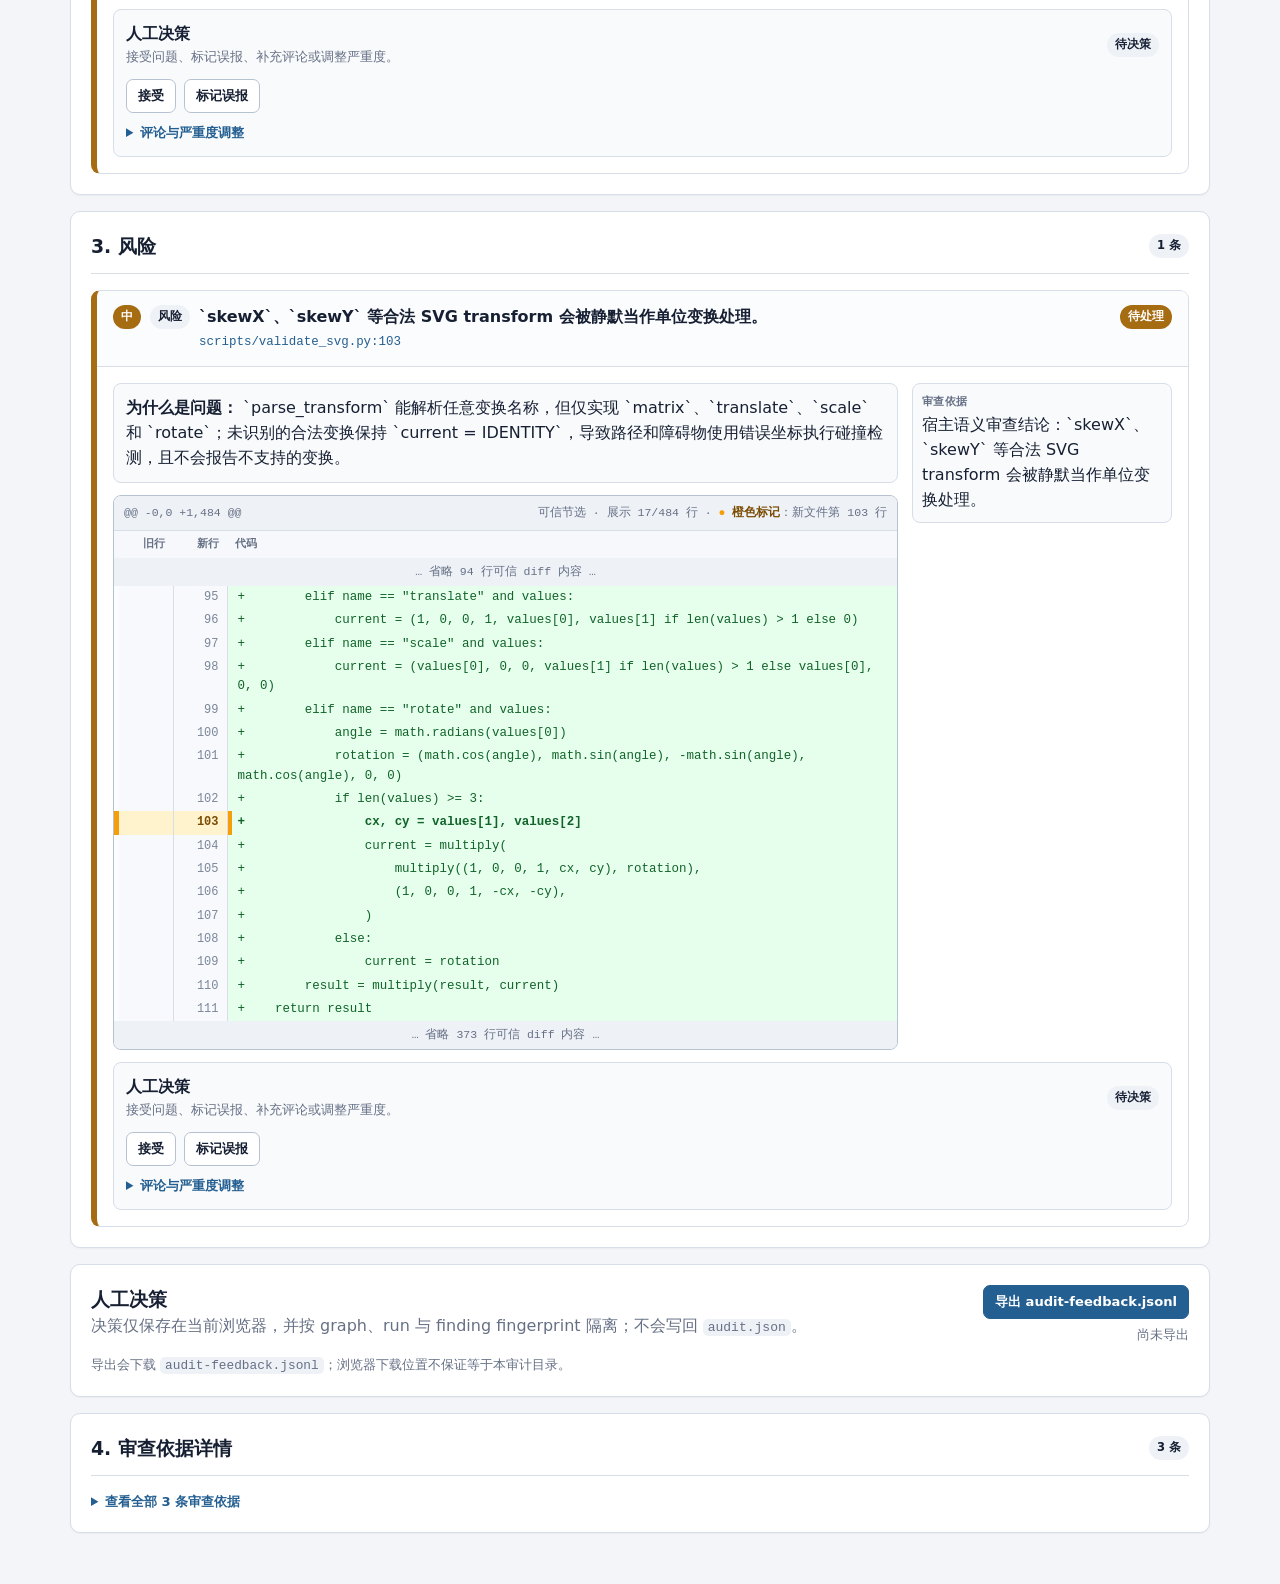
<file: docs/examples/dogfood-fireworks-tech-graph/discovery-audit/audit.html>
<!doctype html>
<html lang="zh-CN" data-renderer-version="0.2">
<head>
  <meta charset="utf-8">
  <meta name="viewport" content="width=device-width, initial-scale=1">
  <meta name="color-scheme" content="light">
  <title>Fireworks Tech Graph 代码变更审计 · EvidentLoop</title>
  <style>:root {
  color-scheme: light;
  --bg: #f3f5f8;
  --panel: #ffffff;
  --text: #172033;
  --muted: #667085;
  --line: #d7dee8;
  --line-strong: #b7c2d1;
  --green: #17753b;
  --green-soft: #e7f6ec;
  --red: #bd2f35;
  --red-soft: #fff0f1;
  --amber: #a66c12;
  --amber-soft: #fff6df;
  --blue: #245f91;
  --blue-soft: #edf6ff;
  --code-bg: #fbfcfe;
  --code-add-bg: #e6ffed;
  --code-del-bg: #ffebe9;
  --code-add-text: #116329;
  --code-del-text: #82071e;
  --focus: #0e7490;
}

* { box-sizing: border-box; }

html { scroll-behavior: smooth; }

body {
  margin: 0;
  overflow-x: hidden;
  background: linear-gradient(180deg, #e7ebf1 0, var(--bg) 230px);
  color: var(--text);
  font-family: ui-sans-serif, system-ui, -apple-system, BlinkMacSystemFont, "Segoe UI", sans-serif;
  line-height: 1.55;
}

a { color: var(--blue); }
h1, h2, h3, p { margin-top: 0; }
h1 { margin-bottom: 6px; font-size: clamp(1.65rem, 4vw, 2rem); line-height: 1.2; }
h2 { margin-bottom: 0; font-size: 1.18rem; }
h3 { margin-bottom: 8px; font-size: 1rem; }
code { padding: 1px 5px; border-radius: 5px; background: #eef2f7; }

.report-shell {
  display: grid;
  width: min(1180px, 100%);
  margin: 0 auto;
  padding: 28px 20px 52px;
  gap: 16px;
}

.panel,
.hero {
  min-width: 0;
  border: 1px solid var(--line);
  border-radius: 10px;
  background: var(--panel);
  box-shadow: 0 1px 2px rgba(23, 32, 51, .04);
}

.hero {
  padding: 22px;
  border-left: 6px solid var(--blue);
  box-shadow: 0 10px 28px rgba(23, 32, 51, .08);
}

.hero.concerns { border-left-color: var(--red); }
.hero.pass_candidate { border-left-color: var(--green); }
.hero.needs_human_triage { border-left-color: var(--amber); }
.hero.inconclusive { border-left-color: var(--blue); }

.hero-top,
.section-title {
  display: flex;
  align-items: flex-start;
  justify-content: space-between;
  gap: 16px;
}

.hero-copy { min-width: 0; overflow-wrap: anywhere; }

.kicker {
  color: var(--muted);
  font-size: .78rem;
  font-weight: 800;
  letter-spacing: .08em;
  text-transform: uppercase;
}

.muted,
.ref { color: var(--muted); }
.ref { font-size: .8rem; overflow-wrap: anywhere; }

.verdict-box {
  flex: 0 0 240px;
  padding: 12px;
  border: 1px solid var(--line-strong);
  border-radius: 8px;
  background: var(--blue-soft);
  text-align: right;
}

.verdict-box strong { display: block; font-size: 1.08rem; overflow-wrap: anywhere; }
.hero.concerns .verdict-box { border-color: #f0b5b7; background: var(--red-soft); }
.hero.pass_candidate .verdict-box { border-color: #acd8bb; background: var(--green-soft); }
.hero.needs_human_triage .verdict-box { border-color: #ead09f; background: var(--amber-soft); }

.metric-grid {
  display: grid;
  grid-template-columns: repeat(4, minmax(0, 1fr));
  gap: 10px;
  margin-top: 18px;
}

.metric {
  min-width: 0;
  min-height: 88px;
  padding: 12px;
  border: 1px solid var(--line);
  border-radius: 8px;
  background: #fbfcfe;
}

.metric > span:first-child { display: block; color: var(--muted); font-size: .75rem; font-weight: 750; }
.metric strong { display: block; margin: 4px 0 6px; font-size: 1.45rem; line-height: 1.15; overflow-wrap: anywhere; }

.panel { padding: 20px; }
.section-title { align-items: center; margin-bottom: 16px; padding-bottom: 12px; border-bottom: 1px solid var(--line); }

.badge {
  display: inline-flex;
  align-items: center;
  justify-content: center;
  min-height: 22px;
  padding: 3px 8px;
  border-radius: 999px;
  color: #fff;
  font-size: .72rem;
  font-weight: 800;
  white-space: nowrap;
}

.badge.ok { background: var(--green); }
.badge.risk { background: var(--red); }
.badge.warn { background: var(--amber); }
.badge.info { background: var(--blue); }
.badge.soft { color: var(--text); background: #eef2f7; }

.status-callout,
.claim,
.finding-note,
.fix-inline,
.feedback-placeholder {
  padding: 12px;
  border: 1px solid var(--line);
  border-radius: 8px;
  background: #f8fafc;
}

.status-callout { margin-top: 14px; }
.status-callout.clean { border-color: #acd8bb; background: var(--green-soft); }
.status-callout.warning { border-color: #ead09f; background: var(--amber-soft); }
.status-callout.failure { border-color: #f0b5b7; background: var(--red-soft); }

.overall-summary { margin-bottom: 16px; font-size: .96rem; }
.audit-companion { margin: 16px 0 18px; padding: 12px; border: 1px solid var(--line); border-radius: 9px; background: #f8fafc; }
.audit-companion img { display: block; width: 100%; height: auto; border-radius: 7px; background: #fff; }
.audit-companion figcaption { margin-top: 10px; color: var(--muted); font-size: .82rem; line-height: 1.55; }
.summary-grid { display: grid; grid-template-columns: 1.2fr .8fr; align-items: start; gap: 16px; }
.summary-grid p,
.summary-grid strong { overflow-wrap: anywhere; }
.change-files { margin-top: 12px; }
.change-files > summary { cursor: pointer; color: var(--blue); font-size: .84rem; font-weight: 800; }
.change-files[open] > summary { margin-bottom: 10px; }
.change-list { display: grid; gap: 10px; margin-top: 12px; }
.file-change { display: grid; grid-template-columns: minmax(0, 1fr) auto; gap: 10px; padding: 10px 12px; border: 1px solid var(--line); border-radius: 8px; background: #fbfcfe; }
.file-path { color: var(--blue); font-family: ui-monospace, SFMono-Regular, Menlo, Consolas, monospace; font-size: .82rem; overflow-wrap: anywhere; }
.diff-stat { font-family: ui-monospace, SFMono-Regular, Menlo, Consolas, monospace; font-size: .8rem; white-space: nowrap; }
.add { color: var(--green); }
.del { color: var(--red); }
.claim-list { display: grid; align-self: start; align-content: start; gap: 10px; }
.claim-empty { display: flex; align-items: center; justify-content: space-between; gap: 10px; padding: 9px 11px; }
.claim-empty .muted { font-size: .78rem; }
.claim[data-status="challenged"] { border-left: 5px solid var(--red); background: var(--red-soft); }
.claim[data-status="supported"] { border-left: 5px solid var(--green); background: var(--green-soft); }
.claim[data-status="partial"] { border-left: 5px solid var(--amber); background: var(--amber-soft); }

.finding-stack { display: grid; gap: 14px; }
.finding-card { min-width: 0; overflow: hidden; border: 1px solid var(--line); border-radius: 9px; background: #fff; }
.finding-card.high { border-left: 6px solid var(--red); }
.finding-card.medium { border-left: 6px solid var(--amber); }
.finding-card.low,
.finding-card.note { border-left: 6px solid var(--blue); }

.finding-header { display: grid; grid-template-columns: auto auto minmax(0, 1fr) auto; align-items: start; gap: 9px; padding: 14px 16px; border-bottom: 1px solid var(--line); background: #fbfcfe; }
.finding-title { display: block; font-weight: 800; overflow-wrap: anywhere; }
.location { display: block; margin-top: 3px; color: var(--blue); font-family: ui-monospace, SFMono-Regular, Menlo, Consolas, monospace; font-size: .78rem; overflow-wrap: anywhere; }
.finding-body { padding: 16px; }
.finding-layout { display: grid; grid-template-columns: minmax(0, 1fr) 260px; gap: 14px; }
.finding-note { margin-bottom: 12px; }
.unanchored { border-color: #ead09f; background: var(--amber-soft); }

.hunk { min-width: 0; overflow: hidden; border: 1px solid var(--line-strong); border-radius: 8px; background: var(--code-bg); }
.hunk-caption { display: flex; flex-wrap: wrap; justify-content: space-between; gap: 10px; padding: 8px 10px; border-bottom: 1px solid var(--line); background: #eef2f7; color: var(--muted); font-family: ui-monospace, SFMono-Regular, Menlo, Consolas, monospace; font-size: .72rem; }
.hunk-scroll { max-width: 100%; overflow-x: auto; overscroll-behavior-inline: contain; }
.hunk-table { width: 100%; min-width: 0; border-collapse: collapse; table-layout: fixed; }
.hunk-table th { padding: 5px 8px; background: #f6f8fb; color: var(--muted); font-size: .68rem; text-align: right; }
.hunk-table th:first-child { width: 5px; padding: 0; }
.hunk-table th:nth-child(2),
.hunk-table th:nth-child(3) { width: 54px; }
.hunk-table th:last-child { text-align: left; }
.hunk-table td { border: 0; padding: 0; vertical-align: top; }
.hunk-stripe { width: 5px; background: transparent; }
.hunk-line-active .hunk-stripe { background: #f59e0b; }
.hunk-line-active .hunk-num { color: #7a4b00; background: #fff3cd; font-weight: 800; }
.hunk-line-active .hunk-code { box-shadow: inset 4px 0 0 #f59e0b; font-weight: 700; }
.hunk-num { width: 54px; padding: 2px 8px !important; border-right: 1px solid var(--line) !important; color: #7a8699; background: #f7f9fc; font-family: ui-monospace, SFMono-Regular, Menlo, Consolas, monospace; font-size: .75rem; text-align: right; user-select: none; }
.hunk-code { padding: 2px 10px !important; color: #1f2937; font-family: ui-monospace, SFMono-Regular, Menlo, Consolas, monospace; font-size: .78rem; white-space: pre-wrap; overflow-wrap: anywhere; word-break: break-word; }
.hunk-add .hunk-code { color: var(--code-add-text); background: var(--code-add-bg); }
.hunk-delete .hunk-code { color: var(--code-del-text); background: var(--code-del-bg); }
.hunk-meta .hunk-code { color: var(--muted); background: #f7f9fc; font-style: italic; }
.hunk-omitted-cell { padding: 5px 10px !important; color: var(--muted); background: #eef2f7; font-family: ui-monospace, SFMono-Regular, Menlo, Consolas, monospace; font-size: .72rem; text-align: center; }
.hunk-hit-key { color: #7a4b00; font-weight: 800; }
.hunk-hit-key::before { content: "● "; color: #f59e0b; }

.chain { display: grid; align-content: start; gap: 8px; }
.chain-row { padding: 9px; border: 1px solid var(--line); border-radius: 8px; background: #f8fafc; overflow-wrap: anywhere; }
.chain-label { display: block; margin-bottom: 3px; color: var(--muted); font-size: .7rem; font-weight: 800; letter-spacing: .04em; text-transform: uppercase; }
.fix-inline { margin-top: 12px; border-color: #b8d5ef; background: var(--blue-soft); }
.feedback-placeholder { display: block; margin-top: 12px; }
.feedback-heading,
.feedback-toolbar,
.feedback-comment-actions { display: flex; align-items: center; justify-content: space-between; gap: 12px; }
.feedback-toolbar { align-items: flex-start; }
.feedback-toolbar p:last-child { margin-bottom: 0; }
.feedback-export-actions { display: grid; justify-items: end; gap: 6px; flex: 0 0 auto; }
.feedback-controls { display: grid; gap: 10px; margin-top: 10px; }
.feedback-actions { display: flex; flex-wrap: wrap; gap: 8px; margin-top: 12px; }
.feedback-more,
.evidence-details { margin-top: 10px; }
.feedback-more > summary,
.evidence-details > summary { cursor: pointer; color: var(--blue); font-size: .82rem; font-weight: 800; }
.feedback-controls label { display: grid; gap: 5px; color: var(--muted); font-size: .78rem; font-weight: 750; }
.feedback-controls select,
.feedback-controls textarea { width: 100%; border: 1px solid var(--line-strong); border-radius: 7px; background: #fff; color: var(--text); font: inherit; }
.feedback-controls select { min-height: 36px; padding: 6px 9px; }
.feedback-controls textarea { min-height: 78px; padding: 9px; resize: vertical; }
.button { min-height: 34px; padding: 6px 11px; border: 1px solid var(--line-strong); border-radius: 7px; background: #fff; color: var(--text); font: inherit; font-size: .82rem; font-weight: 750; cursor: pointer; }
.button:hover { border-color: var(--blue); background: var(--blue-soft); }
.button:focus-visible,
.feedback-controls select:focus-visible,
.feedback-controls textarea:focus-visible { outline: 3px solid color-mix(in srgb, var(--focus) 35%, transparent); outline-offset: 2px; }
.button[aria-pressed="true"] { border-color: var(--blue); background: var(--blue); color: #fff; }
.button.primary { border-color: var(--blue); background: var(--blue); color: #fff; }
.button.primary:hover { background: #194d77; }

.data-table-wrap { max-width: 100%; overflow-x: auto; }
.data-table { width: 100%; min-width: 620px; border-collapse: collapse; }
.data-table th,
.data-table td { padding: 10px; border-bottom: 1px solid var(--line); text-align: left; vertical-align: top; }
.data-table th { color: var(--muted); font-size: .74rem; text-transform: uppercase; }

@media (max-width: 780px) {
  .report-shell { padding: 16px 12px 36px; }
  .hero-top,
  .section-title,
  .feedback-toolbar,
  .feedback-heading,
  .feedback-comment-actions { flex-direction: column; align-items: flex-start; }
  .section-title { align-items: flex-start; }
  .feedback-export-actions { width: 100%; justify-items: start; }
  .verdict-box { width: 100%; flex-basis: auto; text-align: left; }
  .metric-grid { grid-template-columns: repeat(2, minmax(0, 1fr)); }
  .summary-grid,
  .finding-layout { grid-template-columns: minmax(0, 1fr); }
  .finding-header { grid-template-columns: auto minmax(0, 1fr) auto; }
  .finding-header .category-badge { display: none; }
  .file-change { grid-template-columns: minmax(0, 1fr); }
  .diff-stat { white-space: normal; }
}

@media (max-width: 330px) {
  .metric-grid { grid-template-columns: minmax(0, 1fr); }
}

@media (max-width: 420px) {
  .panel,
  .hero { padding: 15px; }
  .finding-body { padding: 12px; }
  .claim-empty { align-items: flex-start; flex-direction: column; }
}

@media (prefers-reduced-motion: reduce) {
  *, *::before, *::after {
    scroll-behavior: auto !important;
    animation-duration: .01ms !important;
    animation-iteration-count: 1 !important;
    transition-duration: .01ms !important;
  }
}
</style>
</head>
<body>
  <main class="report-shell" data-graph-id="audit:run-7ed819e4a44141a4b13ac250f2697bb9" data-run-id="run-7ed819e4a44141a4b13ac250f2697bb9">
    <header class="hero concerns" data-node-id="run-7ed819e4a44141a4b13ac250f2697bb9" data-node-type="run">
      <div class="hero-top">
        <div class="hero-copy">
          <div class="kicker">EvidentLoop · 代码变更</div>
          <h1>Fireworks Tech Graph 代码变更审计</h1>
          <div class="muted">
运行：run-7ed819e4a44141a4b13ac250f2697bb9 ·             来源：3bfaf93c862d381183c8c6d20e59f41fb3f2acdf^..3bfaf93c862d381183c8c6d20e... · schema：0.3 · 审查状态：输出完整
          </div>
        </div>
        <div class="verdict-box">
          <span class="muted">当前结论</span>
          <strong>存在待处理问题</strong>
          <div class="ref">机器结论：存在待处理问题</div>
        </div>
      </div>

      <div class="metric-grid">
        <div class="metric">
          <span>已计分风险分</span>
          <strong>60</strong>
          <span class="badge risk">高</span>
        </div>
        <div class="metric">
          <span>待处理问题</span>
          <strong>3</strong>
          <span class="badge risk">待处理</span>
        </div>
        <div class="metric">
          <span>未计分问题</span>
          <strong>0</strong>
          <span class="badge soft">无</span>
        </div>
        <div class="metric">
          <span>影响文件</span>
          <strong>21</strong>
          <span class="badge soft">已采集</span>
        </div>
      </div>

      <div class="status-callout warning">
        <strong>审查输出已完整接收</strong>
        <div>这只表示审查者输出满足结构契约，不代表上下文覆盖充分；请结合结论、问题与未计分项人工判断。</div>
      </div>
    </header>

    <section class="panel" data-node-id="change-001" data-node-type="change">
      <div class="section-title">
        <h2>1. 变更摘要与审计结论</h2>
        <span class="badge soft">变更目标：未审计</span>
      </div>
<p class="overall-summary">该变更显著改善了 XML 与 marker 校验，并补充了基础回归测试，但碰撞检测中的图例推断、弧线近似和 transform 处理仍存在可确定的校验绕过或误报路径。建议修正这些几何问题并加入对应测试后再依赖该验证器作为交付门禁。</p>
      <figure class="audit-companion" aria-labelledby="audit-companion-caption">
        <img src="./audit-summary.svg" alt="Fireworks SVG 校验链路、三项审计发现及其在最新 main 的状态" width="1200" height="760">
        <figcaption id="audit-companion-caption"><strong>非评分说明：</strong>本图仅把审计范围、校验链路和最新 main 的复核状态放在一起；不新增或修改 finding、风险评分与审计结论。</figcaption>
      </figure>
      <div class="summary-grid summary-grid-empty-claim">
        <div>
            <article data-node-id="change-001" data-node-type="change" data-edge-id="edge-001">
              <h3>Fireworks Tech Graph 变更</h3>
              <p>共 21 个文件发生变更（+842/-281，其中 5 个二进制文件）。</p>
            </article>
          <details class="change-files">
            <summary>影响文件（21）· 查看全部</summary>
          <div class="change-list">
            <div class="file-change" data-node-id="file-001" data-node-type="file" data-edge-id="edge-002">
              <span class="file-path">.npmignore</span>
              <span class="diff-stat">
                <span class="add">+2</span>
                <span class="del">-0</span>
                · 修改              </span>
            </div>
            <div class="file-change" data-node-id="file-002" data-node-type="file" data-edge-id="edge-003">
              <span class="file-path">README.md</span>
              <span class="diff-stat">
                <span class="add">+19</span>
                <span class="del">-8</span>
                · 修改              </span>
            </div>
            <div class="file-change" data-node-id="file-003" data-node-type="file" data-edge-id="edge-004">
              <span class="file-path">README.zh.md</span>
              <span class="diff-stat">
                <span class="add">+20</span>
                <span class="del">-9</span>
                · 修改              </span>
            </div>
            <div class="file-change" data-node-id="file-004" data-node-type="file" data-edge-id="edge-005">
              <span class="file-path">SKILL.md</span>
              <span class="diff-stat">
                <span class="add">+19</span>
                <span class="del">-4</span>
                · 修改              </span>
            </div>
            <div class="file-change" data-node-id="file-005" data-node-type="file" data-edge-id="edge-006">
              <span class="file-path">assets/samples/sample-style1-flat.png</span>
              <span class="diff-stat">
                <span class="add">+0</span>
                <span class="del">-0</span>
                · 二进制              </span>
            </div>
            <div class="file-change" data-node-id="file-006" data-node-type="file" data-edge-id="edge-007">
              <span class="file-path">assets/samples/sample-style2-dark.png</span>
              <span class="diff-stat">
                <span class="add">+0</span>
                <span class="del">-0</span>
                · 二进制              </span>
            </div>
            <div class="file-change" data-node-id="file-007" data-node-type="file" data-edge-id="edge-008">
              <span class="file-path">assets/samples/sample-style3-blueprint.png</span>
              <span class="diff-stat">
                <span class="add">+0</span>
                <span class="del">-0</span>
                · 二进制              </span>
            </div>
            <div class="file-change" data-node-id="file-008" data-node-type="file" data-edge-id="edge-009">
              <span class="file-path">assets/samples/sample-style6-claude.png</span>
              <span class="diff-stat">
                <span class="add">+0</span>
                <span class="del">-0</span>
                · 二进制              </span>
            </div>
            <div class="file-change" data-node-id="file-009" data-node-type="file" data-edge-id="edge-010">
              <span class="file-path">assets/samples/sample-style8-dark-luxury.png</span>
              <span class="diff-stat">
                <span class="add">+0</span>
                <span class="del">-0</span>
                · 二进制              </span>
            </div>
            <div class="file-change" data-node-id="file-010" data-node-type="file" data-edge-id="edge-011">
              <span class="file-path">fixtures/dark-luxury-style8.svg</span>
              <span class="diff-stat">
                <span class="add">+76</span>
                <span class="del">-0</span>
                · 新增              </span>
            </div>
            <div class="file-change" data-node-id="file-011" data-node-type="file" data-edge-id="edge-012">
              <span class="file-path">fixtures/system-architecture-style6.json</span>
              <span class="diff-stat">
                <span class="add">+1</span>
                <span class="del">-1</span>
                · 修改              </span>
            </div>
            <div class="file-change" data-node-id="file-012" data-node-type="file" data-edge-id="edge-013">
              <span class="file-path">package.json</span>
              <span class="diff-stat">
                <span class="add">+5</span>
                <span class="del">-2</span>
                · 修改              </span>
            </div>
            <div class="file-change" data-node-id="file-013" data-node-type="file" data-edge-id="edge-014">
              <span class="file-path">references/style-6-claude-official.md</span>
              <span class="diff-stat">
                <span class="add">+9</span>
                <span class="del">-8</span>
                · 修改              </span>
            </div>
            <div class="file-change" data-node-id="file-014" data-node-type="file" data-edge-id="edge-015">
              <span class="file-path">references/style-7-openai.md</span>
              <span class="diff-stat">
                <span class="add">+2</span>
                <span class="del">-2</span>
                · 修改              </span>
            </div>
            <div class="file-change" data-node-id="file-015" data-node-type="file" data-edge-id="edge-016">
              <span class="file-path">references/svg-layout-best-practices.md</span>
              <span class="diff-stat">
                <span class="add">+5</span>
                <span class="del">-4</span>
                · 修改              </span>
            </div>
            <div class="file-change" data-node-id="file-016" data-node-type="file" data-edge-id="edge-017">
              <span class="file-path">scripts/README.md</span>
              <span class="diff-stat">
                <span class="add">+16</span>
                <span class="del">-8</span>
                · 修改              </span>
            </div>
            <div class="file-change" data-node-id="file-017" data-node-type="file" data-edge-id="edge-018">
              <span class="file-path">scripts/generate-diagram.sh</span>
              <span class="diff-stat">
                <span class="add">+2</span>
                <span class="del">-2</span>
                · 修改              </span>
            </div>
            <div class="file-change" data-node-id="file-018" data-node-type="file" data-edge-id="edge-019">
              <span class="file-path">scripts/test-all-styles.sh</span>
              <span class="diff-stat">
                <span class="add">+42</span>
                <span class="del">-4</span>
                · 修改              </span>
            </div>
            <div class="file-change" data-node-id="file-019" data-node-type="file" data-edge-id="edge-020">
              <span class="file-path">scripts/validate-svg.sh</span>
              <span class="diff-stat">
                <span class="add">+21</span>
                <span class="del">-229</span>
                · 修改              </span>
            </div>
            <div class="file-change" data-node-id="file-020" data-node-type="file" data-edge-id="edge-021">
              <span class="file-path">scripts/validate_svg.py</span>
              <span class="diff-stat">
                <span class="add">+484</span>
                <span class="del">-0</span>
                · 新增              </span>
            </div>
            <div class="file-change" data-node-id="file-021" data-node-type="file" data-edge-id="edge-022">
              <span class="file-path">tests/test_validate_svg.py</span>
              <span class="diff-stat">
                <span class="add">+119</span>
                <span class="del">-0</span>
                · 新增              </span>
            </div>
          </div>
</details>        </div>
        <div class="claim-list claim-list-empty">
          <div class="claim claim-empty" data-status="unknown">
            <strong>暂无摘要声明审计</strong>
            <span class="muted">未生成结构化 claim</span>
          </div>
        </div>
      </div>
    </section>

    <section class="panel findings-section" data-category="bug">
      <div class="section-title">
        <h2>2. 缺陷</h2>
        <span class="badge soft">2 条</span>
      </div>
      <div class="finding-stack">
        <article class="finding-card medium" data-node-id="finding-001" data-node-type="finding" data-category="bug" data-severity="medium" data-fingerprint="sha256:b847292ad64eb0994ea2eb51d96f12806f739f9116ce15876a0a3855cc4ecedd" data-edge-id="edge-023">
          <div class="finding-header">
            <span class="badge warn">中</span>
            <span class="badge soft category-badge">缺陷</span>
            <div>
              <span class="finding-title">任意包含至少两条完整箭头路径的组件都会被误判为图例并从障碍物检测中移除。</span>
              <span class="location">
scripts/validate_svg.py:421              </span>
            </div>
            <span class="badge warn">待处理</span>
          </div>
          <div class="finding-body">
            <div class="finding-layout">
              <div>
                <div class="finding-note">
<strong>为什么是问题：</strong>                  `legend_bounds` 仅根据矩形是否完整包含两条边来推断图例，没有验证 `data-graph-role=&#34;legend&#34;`、元素名称或图例文本；因此若普通节点内部存在两条箭头，整个节点会被排除，其他穿过该节点的箭头也无法被报告。
                </div>

                <div class="hunk" data-hunk-id="hunk:2bddf7282f8e58a1:1:1">
                  <div class="hunk-caption">
                    <span>@@ -0,0 +1,484 @@</span>
                    <span>可信节选 · 展示 17/484 行 · <span class="hunk-hit-key">橙色标记</span>：新文件第 421 行</span>
                  </div>
                  <div class="hunk-scroll">
                    <table class="hunk-table" aria-label="可信 unified diff 证据">
                      <thead><tr><th></th><th>旧行</th><th>新行</th><th>代码</th></tr></thead>
                      <tbody>
                        <tr class="hunk-omitted">
                          <td class="hunk-omitted-cell" colspan="4">… 省略 412 行可信 diff 内容 …</td>
                        </tr>
                        <tr class="hunk-add">
                          <td class="hunk-stripe"></td>
                          <td class="hunk-num"></td>
                          <td class="hunk-num">413</td>
                          <td class="hunk-code">+        if len(points) &lt; 2:</td>
                        </tr>
                        <tr class="hunk-add">
                          <td class="hunk-stripe"></td>
                          <td class="hunk-num"></td>
                          <td class="hunk-num">414</td>
                          <td class="hunk-code">+            continue</td>
                        </tr>
                        <tr class="hunk-add">
                          <td class="hunk-stripe"></td>
                          <td class="hunk-num"></td>
                          <td class="hunk-num">415</td>
                          <td class="hunk-code">+        if any(points_within_bounds(points, bounds) for bounds in legend_bounds):</td>
                        </tr>
                        <tr class="hunk-add">
                          <td class="hunk-stripe"></td>
                          <td class="hunk-num"></td>
                          <td class="hunk-num">416</td>
                          <td class="hunk-code">+            continue</td>
                        </tr>
                        <tr class="hunk-add">
                          <td class="hunk-stripe"></td>
                          <td class="hunk-num"></td>
                          <td class="hunk-num">417</td>
                          <td class="hunk-code">+        edge = edge_context.element</td>
                        </tr>
                        <tr class="hunk-add">
                          <td class="hunk-stripe"></td>
                          <td class="hunk-num"></td>
                          <td class="hunk-num">418</td>
                          <td class="hunk-code">+        for obstacle_context, bounds in obstacles:</td>
                        </tr>
                        <tr class="hunk-add">
                          <td class="hunk-stripe"></td>
                          <td class="hunk-num"></td>
                          <td class="hunk-num">419</td>
                          <td class="hunk-code">+            obstacle = obstacle_context.element</td>
                        </tr>
                        <tr class="hunk-add">
                          <td class="hunk-stripe"></td>
                          <td class="hunk-num"></td>
                          <td class="hunk-num">420</td>
                          <td class="hunk-code">+            if any(segment_hits_bounds(first, second, bounds) for first, second in zip(points, points[1:])):</td>
                        </tr>
                        <tr class="hunk-add hunk-line-active" data-highlighted="true">
                          <td class="hunk-stripe"></td>
                          <td class="hunk-num"></td>
                          <td class="hunk-num">421</td>
                          <td class="hunk-code">+                collisions.append(</td>
                        </tr>
                        <tr class="hunk-add">
                          <td class="hunk-stripe"></td>
                          <td class="hunk-num"></td>
                          <td class="hunk-num">422</td>
                          <td class="hunk-code">+                    Collision(</td>
                        </tr>
                        <tr class="hunk-add">
                          <td class="hunk-stripe"></td>
                          <td class="hunk-num"></td>
                          <td class="hunk-num">423</td>
                          <td class="hunk-code">+                        describe_element(edge),</td>
                        </tr>
                        <tr class="hunk-add">
                          <td class="hunk-stripe"></td>
                          <td class="hunk-num"></td>
                          <td class="hunk-num">424</td>
                          <td class="hunk-code">+                        describe_element(obstacle),</td>
                        </tr>
                        <tr class="hunk-add">
                          <td class="hunk-stripe"></td>
                          <td class="hunk-num"></td>
                          <td class="hunk-num">425</td>
                          <td class="hunk-code">+                    )</td>
                        </tr>
                        <tr class="hunk-add">
                          <td class="hunk-stripe"></td>
                          <td class="hunk-num"></td>
                          <td class="hunk-num">426</td>
                          <td class="hunk-code">+                )</td>
                        </tr>
                        <tr class="hunk-add">
                          <td class="hunk-stripe"></td>
                          <td class="hunk-num"></td>
                          <td class="hunk-num">427</td>
                          <td class="hunk-code">+                break</td>
                        </tr>
                        <tr class="hunk-add">
                          <td class="hunk-stripe"></td>
                          <td class="hunk-num"></td>
                          <td class="hunk-num">428</td>
                          <td class="hunk-code">+    return collisions</td>
                        </tr>
                        <tr class="hunk-add">
                          <td class="hunk-stripe"></td>
                          <td class="hunk-num"></td>
                          <td class="hunk-num">429</td>
                          <td class="hunk-code">+</td>
                        </tr>
                        <tr class="hunk-omitted">
                          <td class="hunk-omitted-cell" colspan="4">… 省略 55 行可信 diff 内容 …</td>
                        </tr>
                      </tbody>
                    </table>
                  </div>
                </div>
              </div>

              <aside class="chain">
                <div class="chain-row">
                  <span class="chain-label">审查依据</span>
                  <span data-node-id="evidence-001" data-node-type="evidence" data-edge-id="edge-024">宿主语义审查结论：任意包含至少两条完整箭头路径的组件都会被误判为图例并从障碍物检测中移除。</span>
                </div>
              </aside>
            </div>


            <div class="feedback-placeholder" data-feedback-for="finding-001" data-fingerprint="sha256:b847292ad64eb0994ea2eb51d96f12806f739f9116ce15876a0a3855cc4ecedd">
              <div class="feedback-heading">
                <div><strong>人工决策</strong><div class="ref">接受问题、标记误报、补充评论或调整严重度。</div></div>
                <span class="badge soft" data-feedback-state>待决策</span>
              </div>
              <div class="feedback-actions" role="group" aria-label="问题决策">
                <button type="button" class="button" data-feedback-action="accept" aria-pressed="false">接受</button>
                <button type="button" class="button" data-feedback-action="false_positive" aria-pressed="false">标记误报</button>
              </div>
              <details class="feedback-more">
                <summary>评论与严重度调整</summary>
                <div class="feedback-controls">
                <label>
                  严重度调整
                  <select data-feedback-severity>
                    <option value="">保持原值</option>
                    <option value="high">高</option>
                    <option value="medium">中</option>
                    <option value="low">低</option>
                    <option value="note">提示</option>
                  </select>
                </label>
                <label>
                  评论
                  <textarea rows="3" maxlength="2000" placeholder="可选；清空后保存会移除已有评论" data-feedback-comment></textarea>
                </label>
                <div class="feedback-comment-actions">
                  <button type="button" class="button" data-feedback-action="comment">保存评论</button>
                  <span class="ref" role="status" aria-live="polite" data-feedback-message>尚未记录决策</span>
                </div>
                </div>
              </details>
            </div>
          </div>
        </article>
        <article class="finding-card medium" data-node-id="finding-002" data-node-type="finding" data-category="bug" data-severity="medium" data-fingerprint="sha256:b279117368b281badbb154a08d4fc28f75687d82db07deeda1fac45e08fc8571" data-edge-id="edge-025">
          <div class="finding-header">
            <span class="badge warn">中</span>
            <span class="badge soft category-badge">缺陷</span>
            <div>
              <span class="finding-title">椭圆弧 `A/a` 被替换为起终点之间的直线弦，可能同时产生碰撞误报和漏报。</span>
              <span class="location">
scripts/validate_svg.py:327              </span>
            </div>
            <span class="badge warn">待处理</span>
          </div>
          <div class="finding-body">
            <div class="finding-layout">
              <div>
                <div class="finding-note">
<strong>为什么是问题：</strong>                  实际弧线可能绕过组件而弦穿过组件，也可能是弧线穿过组件而弦绕过组件；注释所称的 “conservative collision check” 因而不成立，合法 SVG 箭头可能被拒绝，真实碰撞也可能通过校验。
                </div>

                <div class="hunk" data-hunk-id="hunk:2bddf7282f8e58a1:1:1">
                  <div class="hunk-caption">
                    <span>@@ -0,0 +1,484 @@</span>
                    <span>可信节选 · 展示 17/484 行 · <span class="hunk-hit-key">橙色标记</span>：新文件第 327 行</span>
                  </div>
                  <div class="hunk-scroll">
                    <table class="hunk-table" aria-label="可信 unified diff 证据">
                      <thead><tr><th></th><th>旧行</th><th>新行</th><th>代码</th></tr></thead>
                      <tbody>
                        <tr class="hunk-omitted">
                          <td class="hunk-omitted-cell" colspan="4">… 省略 318 行可信 diff 内容 …</td>
                        </tr>
                        <tr class="hunk-add">
                          <td class="hunk-stripe"></td>
                          <td class="hunk-num"></td>
                          <td class="hunk-num">319</td>
                          <td class="hunk-code">+            second = absolute(values[0], values[1], relative)</td>
                        </tr>
                        <tr class="hunk-add">
                          <td class="hunk-stripe"></td>
                          <td class="hunk-num"></td>
                          <td class="hunk-num">320</td>
                          <td class="hunk-code">+            end = absolute(values[2], values[3], relative)</td>
                        </tr>
                        <tr class="hunk-add">
                          <td class="hunk-stripe"></td>
                          <td class="hunk-num"></td>
                          <td class="hunk-num">321</td>
                          <td class="hunk-code">+            points.extend(sample_cubic(current, first, second, end))</td>
                        </tr>
                        <tr class="hunk-add">
                          <td class="hunk-stripe"></td>
                          <td class="hunk-num"></td>
                          <td class="hunk-num">322</td>
                          <td class="hunk-code">+            current, previous_cubic = end, second</td>
                        </tr>
                        <tr class="hunk-add">
                          <td class="hunk-stripe"></td>
                          <td class="hunk-num"></td>
                          <td class="hunk-num">323</td>
                          <td class="hunk-code">+            previous_quadratic = None</td>
                        </tr>
                        <tr class="hunk-add">
                          <td class="hunk-stripe"></td>
                          <td class="hunk-num"></td>
                          <td class="hunk-num">324</td>
                          <td class="hunk-code">+        elif op == &#34;Q&#34;:</td>
                        </tr>
                        <tr class="hunk-add">
                          <td class="hunk-stripe"></td>
                          <td class="hunk-num"></td>
                          <td class="hunk-num">325</td>
                          <td class="hunk-code">+            control = absolute(values[0], values[1], relative)</td>
                        </tr>
                        <tr class="hunk-add">
                          <td class="hunk-stripe"></td>
                          <td class="hunk-num"></td>
                          <td class="hunk-num">326</td>
                          <td class="hunk-code">+            end = absolute(values[2], values[3], relative)</td>
                        </tr>
                        <tr class="hunk-add hunk-line-active" data-highlighted="true">
                          <td class="hunk-stripe"></td>
                          <td class="hunk-num"></td>
                          <td class="hunk-num">327</td>
                          <td class="hunk-code">+            points.extend(sample_quadratic(current, control, end))</td>
                        </tr>
                        <tr class="hunk-add">
                          <td class="hunk-stripe"></td>
                          <td class="hunk-num"></td>
                          <td class="hunk-num">328</td>
                          <td class="hunk-code">+            current, previous_quadratic = end, control</td>
                        </tr>
                        <tr class="hunk-add">
                          <td class="hunk-stripe"></td>
                          <td class="hunk-num"></td>
                          <td class="hunk-num">329</td>
                          <td class="hunk-code">+            previous_cubic = None</td>
                        </tr>
                        <tr class="hunk-add">
                          <td class="hunk-stripe"></td>
                          <td class="hunk-num"></td>
                          <td class="hunk-num">330</td>
                          <td class="hunk-code">+        elif op == &#34;T&#34;:</td>
                        </tr>
                        <tr class="hunk-add">
                          <td class="hunk-stripe"></td>
                          <td class="hunk-num"></td>
                          <td class="hunk-num">331</td>
                          <td class="hunk-code">+            control = (2 * current[0] - previous_quadratic[0], 2 * current[1] - previous_quadratic[1]) if previous_quadratic else current</td>
                        </tr>
                        <tr class="hunk-add">
                          <td class="hunk-stripe"></td>
                          <td class="hunk-num"></td>
                          <td class="hunk-num">332</td>
                          <td class="hunk-code">+            end = absolute(values[0], values[1], relative)</td>
                        </tr>
                        <tr class="hunk-add">
                          <td class="hunk-stripe"></td>
                          <td class="hunk-num"></td>
                          <td class="hunk-num">333</td>
                          <td class="hunk-code">+            points.extend(sample_quadratic(current, control, end))</td>
                        </tr>
                        <tr class="hunk-add">
                          <td class="hunk-stripe"></td>
                          <td class="hunk-num"></td>
                          <td class="hunk-num">334</td>
                          <td class="hunk-code">+            current, previous_quadratic = end, control</td>
                        </tr>
                        <tr class="hunk-add">
                          <td class="hunk-stripe"></td>
                          <td class="hunk-num"></td>
                          <td class="hunk-num">335</td>
                          <td class="hunk-code">+            previous_cubic = None</td>
                        </tr>
                        <tr class="hunk-omitted">
                          <td class="hunk-omitted-cell" colspan="4">… 省略 149 行可信 diff 内容 …</td>
                        </tr>
                      </tbody>
                    </table>
                  </div>
                </div>
              </div>

              <aside class="chain">
                <div class="chain-row">
                  <span class="chain-label">审查依据</span>
                  <span data-node-id="evidence-002" data-node-type="evidence" data-edge-id="edge-026">宿主语义审查结论：椭圆弧 `A/a` 被替换为起终点之间的直线弦，可能同时产生碰撞误报和漏报。</span>
                </div>
              </aside>
            </div>


            <div class="feedback-placeholder" data-feedback-for="finding-002" data-fingerprint="sha256:b279117368b281badbb154a08d4fc28f75687d82db07deeda1fac45e08fc8571">
              <div class="feedback-heading">
                <div><strong>人工决策</strong><div class="ref">接受问题、标记误报、补充评论或调整严重度。</div></div>
                <span class="badge soft" data-feedback-state>待决策</span>
              </div>
              <div class="feedback-actions" role="group" aria-label="问题决策">
                <button type="button" class="button" data-feedback-action="accept" aria-pressed="false">接受</button>
                <button type="button" class="button" data-feedback-action="false_positive" aria-pressed="false">标记误报</button>
              </div>
              <details class="feedback-more">
                <summary>评论与严重度调整</summary>
                <div class="feedback-controls">
                <label>
                  严重度调整
                  <select data-feedback-severity>
                    <option value="">保持原值</option>
                    <option value="high">高</option>
                    <option value="medium">中</option>
                    <option value="low">低</option>
                    <option value="note">提示</option>
                  </select>
                </label>
                <label>
                  评论
                  <textarea rows="3" maxlength="2000" placeholder="可选；清空后保存会移除已有评论" data-feedback-comment></textarea>
                </label>
                <div class="feedback-comment-actions">
                  <button type="button" class="button" data-feedback-action="comment">保存评论</button>
                  <span class="ref" role="status" aria-live="polite" data-feedback-message>尚未记录决策</span>
                </div>
                </div>
              </details>
            </div>
          </div>
        </article>
      </div>
    </section>
    <section class="panel findings-section" data-category="risk">
      <div class="section-title">
        <h2>3. 风险</h2>
        <span class="badge soft">1 条</span>
      </div>
      <div class="finding-stack">
        <article class="finding-card medium" data-node-id="finding-003" data-node-type="finding" data-category="risk" data-severity="medium" data-fingerprint="sha256:c9b51cc670b39f6c9bbded7173e0a8de91856c83305ee5f663251956623552ca" data-edge-id="edge-027">
          <div class="finding-header">
            <span class="badge warn">中</span>
            <span class="badge soft category-badge">风险</span>
            <div>
              <span class="finding-title">`skewX`、`skewY` 等合法 SVG transform 会被静默当作单位变换处理。</span>
              <span class="location">
scripts/validate_svg.py:103              </span>
            </div>
            <span class="badge warn">待处理</span>
          </div>
          <div class="finding-body">
            <div class="finding-layout">
              <div>
                <div class="finding-note">
<strong>为什么是问题：</strong>                  `parse_transform` 能解析任意变换名称，但仅实现 `matrix`、`translate`、`scale` 和 `rotate`；未识别的合法变换保持 `current = IDENTITY`，导致路径和障碍物使用错误坐标执行碰撞检测，且不会报告不支持的变换。
                </div>

                <div class="hunk" data-hunk-id="hunk:2bddf7282f8e58a1:1:1">
                  <div class="hunk-caption">
                    <span>@@ -0,0 +1,484 @@</span>
                    <span>可信节选 · 展示 17/484 行 · <span class="hunk-hit-key">橙色标记</span>：新文件第 103 行</span>
                  </div>
                  <div class="hunk-scroll">
                    <table class="hunk-table" aria-label="可信 unified diff 证据">
                      <thead><tr><th></th><th>旧行</th><th>新行</th><th>代码</th></tr></thead>
                      <tbody>
                        <tr class="hunk-omitted">
                          <td class="hunk-omitted-cell" colspan="4">… 省略 94 行可信 diff 内容 …</td>
                        </tr>
                        <tr class="hunk-add">
                          <td class="hunk-stripe"></td>
                          <td class="hunk-num"></td>
                          <td class="hunk-num">95</td>
                          <td class="hunk-code">+        elif name == &#34;translate&#34; and values:</td>
                        </tr>
                        <tr class="hunk-add">
                          <td class="hunk-stripe"></td>
                          <td class="hunk-num"></td>
                          <td class="hunk-num">96</td>
                          <td class="hunk-code">+            current = (1, 0, 0, 1, values[0], values[1] if len(values) &gt; 1 else 0)</td>
                        </tr>
                        <tr class="hunk-add">
                          <td class="hunk-stripe"></td>
                          <td class="hunk-num"></td>
                          <td class="hunk-num">97</td>
                          <td class="hunk-code">+        elif name == &#34;scale&#34; and values:</td>
                        </tr>
                        <tr class="hunk-add">
                          <td class="hunk-stripe"></td>
                          <td class="hunk-num"></td>
                          <td class="hunk-num">98</td>
                          <td class="hunk-code">+            current = (values[0], 0, 0, values[1] if len(values) &gt; 1 else values[0], 0, 0)</td>
                        </tr>
                        <tr class="hunk-add">
                          <td class="hunk-stripe"></td>
                          <td class="hunk-num"></td>
                          <td class="hunk-num">99</td>
                          <td class="hunk-code">+        elif name == &#34;rotate&#34; and values:</td>
                        </tr>
                        <tr class="hunk-add">
                          <td class="hunk-stripe"></td>
                          <td class="hunk-num"></td>
                          <td class="hunk-num">100</td>
                          <td class="hunk-code">+            angle = math.radians(values[0])</td>
                        </tr>
                        <tr class="hunk-add">
                          <td class="hunk-stripe"></td>
                          <td class="hunk-num"></td>
                          <td class="hunk-num">101</td>
                          <td class="hunk-code">+            rotation = (math.cos(angle), math.sin(angle), -math.sin(angle), math.cos(angle), 0, 0)</td>
                        </tr>
                        <tr class="hunk-add">
                          <td class="hunk-stripe"></td>
                          <td class="hunk-num"></td>
                          <td class="hunk-num">102</td>
                          <td class="hunk-code">+            if len(values) &gt;= 3:</td>
                        </tr>
                        <tr class="hunk-add hunk-line-active" data-highlighted="true">
                          <td class="hunk-stripe"></td>
                          <td class="hunk-num"></td>
                          <td class="hunk-num">103</td>
                          <td class="hunk-code">+                cx, cy = values[1], values[2]</td>
                        </tr>
                        <tr class="hunk-add">
                          <td class="hunk-stripe"></td>
                          <td class="hunk-num"></td>
                          <td class="hunk-num">104</td>
                          <td class="hunk-code">+                current = multiply(</td>
                        </tr>
                        <tr class="hunk-add">
                          <td class="hunk-stripe"></td>
                          <td class="hunk-num"></td>
                          <td class="hunk-num">105</td>
                          <td class="hunk-code">+                    multiply((1, 0, 0, 1, cx, cy), rotation),</td>
                        </tr>
                        <tr class="hunk-add">
                          <td class="hunk-stripe"></td>
                          <td class="hunk-num"></td>
                          <td class="hunk-num">106</td>
                          <td class="hunk-code">+                    (1, 0, 0, 1, -cx, -cy),</td>
                        </tr>
                        <tr class="hunk-add">
                          <td class="hunk-stripe"></td>
                          <td class="hunk-num"></td>
                          <td class="hunk-num">107</td>
                          <td class="hunk-code">+                )</td>
                        </tr>
                        <tr class="hunk-add">
                          <td class="hunk-stripe"></td>
                          <td class="hunk-num"></td>
                          <td class="hunk-num">108</td>
                          <td class="hunk-code">+            else:</td>
                        </tr>
                        <tr class="hunk-add">
                          <td class="hunk-stripe"></td>
                          <td class="hunk-num"></td>
                          <td class="hunk-num">109</td>
                          <td class="hunk-code">+                current = rotation</td>
                        </tr>
                        <tr class="hunk-add">
                          <td class="hunk-stripe"></td>
                          <td class="hunk-num"></td>
                          <td class="hunk-num">110</td>
                          <td class="hunk-code">+        result = multiply(result, current)</td>
                        </tr>
                        <tr class="hunk-add">
                          <td class="hunk-stripe"></td>
                          <td class="hunk-num"></td>
                          <td class="hunk-num">111</td>
                          <td class="hunk-code">+    return result</td>
                        </tr>
                        <tr class="hunk-omitted">
                          <td class="hunk-omitted-cell" colspan="4">… 省略 373 行可信 diff 内容 …</td>
                        </tr>
                      </tbody>
                    </table>
                  </div>
                </div>
              </div>

              <aside class="chain">
                <div class="chain-row">
                  <span class="chain-label">审查依据</span>
                  <span data-node-id="evidence-003" data-node-type="evidence" data-edge-id="edge-028">宿主语义审查结论：`skewX`、`skewY` 等合法 SVG transform 会被静默当作单位变换处理。</span>
                </div>
              </aside>
            </div>


            <div class="feedback-placeholder" data-feedback-for="finding-003" data-fingerprint="sha256:c9b51cc670b39f6c9bbded7173e0a8de91856c83305ee5f663251956623552ca">
              <div class="feedback-heading">
                <div><strong>人工决策</strong><div class="ref">接受问题、标记误报、补充评论或调整严重度。</div></div>
                <span class="badge soft" data-feedback-state>待决策</span>
              </div>
              <div class="feedback-actions" role="group" aria-label="问题决策">
                <button type="button" class="button" data-feedback-action="accept" aria-pressed="false">接受</button>
                <button type="button" class="button" data-feedback-action="false_positive" aria-pressed="false">标记误报</button>
              </div>
              <details class="feedback-more">
                <summary>评论与严重度调整</summary>
                <div class="feedback-controls">
                <label>
                  严重度调整
                  <select data-feedback-severity>
                    <option value="">保持原值</option>
                    <option value="high">高</option>
                    <option value="medium">中</option>
                    <option value="low">低</option>
                    <option value="note">提示</option>
                  </select>
                </label>
                <label>
                  评论
                  <textarea rows="3" maxlength="2000" placeholder="可选；清空后保存会移除已有评论" data-feedback-comment></textarea>
                </label>
                <div class="feedback-comment-actions">
                  <button type="button" class="button" data-feedback-action="comment">保存评论</button>
                  <span class="ref" role="status" aria-live="polite" data-feedback-message>尚未记录决策</span>
                </div>
                </div>
              </details>
            </div>
          </div>
        </article>
      </div>
    </section>

    <section class="panel feedback-toolbar" aria-labelledby="feedback-export-title">
      <div>
        <h2 id="feedback-export-title">人工决策</h2>
        <p class="muted">决策仅保存在当前浏览器，并按 graph、run 与 finding fingerprint 隔离；不会写回 <code>audit.json</code>。</p>
        <p class="ref">导出会下载 <code>audit-feedback.jsonl</code>；浏览器下载位置不保证等于本审计目录。</p>
      </div>
      <div class="feedback-export-actions">
        <button type="button" class="button primary" data-feedback-export>导出 audit-feedback.jsonl</button>
        <span class="ref" role="status" aria-live="polite" data-feedback-export-status>尚未导出</span>
      </div>
    </section>



    <section class="panel">
      <div class="section-title">
        <h2>4. 审查依据详情</h2>
        <span class="badge soft">3 条</span>
      </div>
      <details class="evidence-details">
        <summary>查看全部 3 条审查依据</summary>
      <div class="data-table-wrap">
        <table class="data-table">
          <thead><tr><th>证据</th><th>来源</th><th>状态</th><th>关联</th></tr></thead>
          <tbody>
            <tr data-node-id="evidence-001" data-node-type="evidence" data-status="fail">
              <td>宿主语义审查结论：任意包含至少两条完整箭头路径的组件都会被误判为图例并从障碍物检测中移除。<div class="ref">`legend_bounds` 仅根据矩形是否完整包含两条边来推断图例，没有验证 `data-graph-role=&#34;legend&#34;`、元素名称或图例文本；因此若普通节点内部存在两条箭头，整个节点会被排除，其他穿过该节点的箭头也无法被报告。</div></td>
              <td>宿主语义审查</td>
              <td><span class="badge risk">发现问题</span></td>
              <td class="ref">finding-001</td>
            </tr>
            <tr data-node-id="evidence-002" data-node-type="evidence" data-status="fail">
              <td>宿主语义审查结论：椭圆弧 `A/a` 被替换为起终点之间的直线弦，可能同时产生碰撞误报和漏报。<div class="ref">实际弧线可能绕过组件而弦穿过组件，也可能是弧线穿过组件而弦绕过组件；注释所称的 “conservative collision check” 因而不成立，合法 SVG 箭头可能被拒绝，真实碰撞也可能通过校验。</div></td>
              <td>宿主语义审查</td>
              <td><span class="badge risk">发现问题</span></td>
              <td class="ref">finding-002</td>
            </tr>
            <tr data-node-id="evidence-003" data-node-type="evidence" data-status="fail">
              <td>宿主语义审查结论：`skewX`、`skewY` 等合法 SVG transform 会被静默当作单位变换处理。<div class="ref">`parse_transform` 能解析任意变换名称，但仅实现 `matrix`、`translate`、`scale` 和 `rotate`；未识别的合法变换保持 `current = IDENTITY`，导致路径和障碍物使用错误坐标执行碰撞检测，且不会报告不支持的变换。</div></td>
              <td>宿主语义审查</td>
              <td><span class="badge risk">发现问题</span></td>
              <td class="ref">finding-003</td>
            </tr>
          </tbody>
        </table>
      </div>
      </details>
    </section>
  </main>
  <script>(function attachEvidentLoopFeedback(root, factory) {
  "use strict";
  const api = factory();
  if (typeof module !== "undefined" && module.exports) {
    module.exports = api;
  }
  if (root) {
    root.EvidentLoopFeedback = api;
    if (root.document) {
      api.init(root.document, root);
    }
  }
})(typeof window !== "undefined" ? window : null, function createEvidentLoopFeedback() {
  "use strict";

  const PREFIX = "evidentloop.feedback.v1";
  const SEVERITIES = new Set(["high", "medium", "low", "note"]);

  function storageKey(identity) {
    return [PREFIX, identity.graph_id, identity.run_id, identity.fingerprint]
      .map((value) => encodeURIComponent(String(value)))
      .join(":");
  }

  function defaultState(identity) {
    return {
      graph_id: identity.graph_id,
      run_id: identity.run_id,
      target_type: "finding",
      target_id: identity.target_id,
      fingerprint: identity.fingerprint,
      disposition: null,
      comment: "",
      severity_override: null,
      timestamps: {},
      updated_at: null,
    };
  }

  function matchesIdentity(state, identity) {
    return state
      && state.graph_id === identity.graph_id
      && state.run_id === identity.run_id
      && state.target_id === identity.target_id
      && state.fingerprint === identity.fingerprint;
  }

  function validState(state, identity) {
    if (!matchesIdentity(state, identity) || state.target_type !== "finding") return false;
    if (![null, "accept", "false_positive"].includes(state.disposition)) return false;
    if (typeof state.comment !== "string") return false;
    if (state.severity_override !== null && !SEVERITIES.has(state.severity_override)) return false;
    if (!state.timestamps || typeof state.timestamps !== "object") return false;
    if (state.disposition && typeof state.timestamps.disposition !== "string") return false;
    if (state.comment && typeof state.timestamps.comment !== "string") return false;
    if (state.severity_override && typeof state.timestamps.severity_override !== "string") return false;
    return true;
  }

  function loadState(storage, identity) {
    try {
      const raw = storage.getItem(storageKey(identity));
      if (!raw) return defaultState(identity);
      const state = JSON.parse(raw);
      return validState(state, identity) ? state : defaultState(identity);
    } catch (_error) {
      return defaultState(identity);
    }
  }

  function saveState(storage, state) {
    storage.setItem(storageKey(state), JSON.stringify(state));
    return state;
  }

  function applyAction(state, action, value, now) {
    const next = JSON.parse(JSON.stringify(state));
    const timestamp = now || new Date().toISOString();
    if (action === "accept" || action === "false_positive") {
      next.disposition = action;
      next.timestamps.disposition = timestamp;
    } else if (action === "comment") {
      next.comment = String(value || "").trim();
      if (next.comment) next.timestamps.comment = timestamp;
      else delete next.timestamps.comment;
    } else if (action === "severity_override") {
      const severity = String(value || "");
      if (severity && !SEVERITIES.has(severity)) {
        throw new Error("invalid severity override");
      }
      next.severity_override = severity || null;
      if (next.severity_override) next.timestamps.severity_override = timestamp;
      else delete next.timestamps.severity_override;
    } else {
      throw new Error("unknown feedback action");
    }
    next.updated_at = timestamp;
    return next;
  }

  function baseEvent(state, action, createdAt) {
    return {
      target_type: "finding",
      target_id: state.target_id,
      action,
      fingerprint: state.fingerprint,
      graph_id: state.graph_id,
      run_id: state.run_id,
      created_at: createdAt,
    };
  }

  function stateToEvents(state) {
    const events = [];
    if (state.disposition) {
      events.push(baseEvent(state, state.disposition, state.timestamps.disposition));
    }
    if (state.comment) {
      events.push({
        ...baseEvent(state, "comment", state.timestamps.comment),
        comment: state.comment,
      });
    }
    if (state.severity_override) {
      events.push({
        ...baseEvent(state, "severity_override", state.timestamps.severity_override),
        severity: state.severity_override,
      });
    }
    return events;
  }

  function exportJsonl(states) {
    const lines = states.flatMap(stateToEvents).map((event) => JSON.stringify(event));
    return lines.length ? `${lines.join("\n")}\n` : "";
  }

  function memoryStorage() {
    const values = new Map();
    return {
      getItem(key) { return values.has(key) ? values.get(key) : null; },
      setItem(key, value) { values.set(key, String(value)); },
    };
  }

  function renderState(panel, state, syncInputs) {
    panel.querySelectorAll("[data-feedback-action='accept'], [data-feedback-action='false_positive']")
      .forEach((button) => {
        button.setAttribute("aria-pressed", String(button.dataset.feedbackAction === state.disposition));
      });
    const badge = panel.querySelector("[data-feedback-state]");
    const displayState = state.disposition
      || (state.comment || state.severity_override ? "edited" : "pending");
    badge.textContent = {
      accept: "已接受",
      false_positive: "已标记误报",
      edited: "已编辑",
      pending: "待决策",
    }[displayState];
    if (syncInputs) {
      panel.querySelector("[data-feedback-comment]").value = state.comment || "";
      panel.querySelector("[data-feedback-severity]").value = state.severity_override || "";
    }
  }

  function init(documentObject, rootObject) {
    const shell = documentObject.querySelector("[data-graph-id][data-run-id]");
    if (!shell) return;
    let storage;
    try {
      storage = rootObject.localStorage;
      const probe = `${PREFIX}:probe`;
      storage.setItem(probe, "1");
      storage.removeItem(probe);
    } catch (_error) {
      storage = memoryStorage();
    }

    const panels = Array.from(documentObject.querySelectorAll("[data-feedback-for][data-fingerprint]"));
    const entries = panels.map((panel) => {
      const identity = {
        graph_id: shell.dataset.graphId,
        run_id: shell.dataset.runId,
        target_id: panel.dataset.feedbackFor,
        fingerprint: panel.dataset.fingerprint,
      };
      let state = loadState(storage, identity);
      renderState(panel, state, true);
      const message = panel.querySelector("[data-feedback-message]");

      panel.querySelectorAll("[data-feedback-action]").forEach((button) => {
        button.addEventListener("click", () => {
          const action = button.dataset.feedbackAction;
          const value = action === "comment"
            ? panel.querySelector("[data-feedback-comment]").value
            : null;
          state = applyAction(state, action, value);
          try { saveState(storage, state); } catch (_error) { /* in-memory state remains usable */ }
          renderState(panel, state, false);
          message.textContent = action === "comment" && !state.comment ? "评论已移除" : "决策已保存在当前浏览器";
        });
      });
      panel.querySelector("[data-feedback-severity]").addEventListener("change", (event) => {
        state = applyAction(state, "severity_override", event.target.value);
        try { saveState(storage, state); } catch (_error) { /* in-memory state remains usable */ }
        renderState(panel, state, false);
        message.textContent = state.severity_override ? "严重度调整已保存" : "已恢复原严重度";
      });
      return { getState: () => state };
    });

    const exportButton = documentObject.querySelector("[data-feedback-export]");
    const exportStatus = documentObject.querySelector("[data-feedback-export-status]");
    if (exportButton && exportStatus) {
      exportButton.addEventListener("click", () => {
        const jsonl = exportJsonl(entries.map((entry) => entry.getState()));
        if (!jsonl) {
          exportStatus.textContent = "暂无可导出的决策";
          return;
        }
        const blob = new rootObject.Blob([jsonl], { type: "application/x-ndjson;charset=utf-8" });
        const url = rootObject.URL.createObjectURL(blob);
        const link = documentObject.createElement("a");
        link.href = url;
        link.download = "audit-feedback.jsonl";
        documentObject.body.appendChild(link);
        link.click();
        link.remove();
        rootObject.URL.revokeObjectURL(url);
        exportStatus.textContent = `已导出 ${jsonl.trimEnd().split("\n").length} 条决策`;
      });
    }
    documentObject.documentElement.dataset.evidentloopReady = "true";
  }

  return {
    PREFIX,
    applyAction,
    defaultState,
    exportJsonl,
    init,
    loadState,
    memoryStorage,
    saveState,
    stateToEvents,
    storageKey,
    validState,
  };
});
</script>
</body>
</html>
</file>
<file: docs/assets/site.css>
:root {
  color-scheme: light;
  --ink: #142136;
  --muted: #5d687b;
  --line: #d8e0e8;
  --surface: #ffffff;
  --surface-soft: #f6f8fb;
  --blue: #175f91;
  --blue-dark: #104a72;
  --green: #2f6d45;
  --green-soft: #edf7f0;
  --gold-soft: #fff7dd;
  --shadow: 0 18px 48px rgb(20 33 54 / 8%);
  font-family:
    Inter, ui-sans-serif, system-ui, -apple-system, BlinkMacSystemFont, "Segoe UI",
    sans-serif;
  font-synthesis: none;
}

* {
  box-sizing: border-box;
}

html {
  scroll-behavior: smooth;
}

body {
  margin: 0;
  overflow-x: hidden;
  color: var(--ink);
  background: linear-gradient(180deg, #f2f7f7 0, #f6f8fb 48rem, #f8fafc 100%);
  font-size: 1rem;
  line-height: 1.65;
}

a {
  color: var(--blue);
  text-underline-offset: 0.2em;
}

a:hover {
  color: var(--blue-dark);
}

a:focus-visible,
summary:focus-visible {
  border-radius: 0.35rem;
  outline: 3px solid var(--blue);
  outline-offset: 3px;
}

img,
svg {
  display: block;
  max-width: 100%;
}

.skip-link {
  position: fixed;
  z-index: 10;
  top: 0.75rem;
  left: 0.75rem;
  padding: 0.7rem 1rem;
  border-radius: 0.6rem;
  color: #fff;
  background: var(--ink);
  transform: translateY(-180%);
}

.skip-link:focus {
  transform: translateY(0);
}

.site-header,
.page-section,
.site-footer {
  width: min(70rem, calc(100% - 2rem));
  margin-inline: auto;
}

.site-header {
  padding-top: 1rem;
}

.site-nav {
  display: flex;
  align-items: center;
  justify-content: space-between;
  gap: 1rem;
  min-height: 3.25rem;
}

.brand {
  color: var(--ink);
  font-size: 1.05rem;
  font-weight: 800;
  letter-spacing: -0.02em;
  text-decoration: none;
}

.nav-links {
  display: flex;
  flex-wrap: wrap;
  align-items: center;
  justify-content: flex-end;
  gap: 0.35rem 1rem;
}

.nav-links a {
  display: inline-flex;
  align-items: center;
  min-height: 2.75rem;
  font-weight: 650;
  text-decoration: none;
}

.hero {
  display: grid;
  grid-template-columns: minmax(0, 1.08fr) minmax(20rem, 0.92fr);
  gap: clamp(1.25rem, 4vw, 3.5rem);
  align-items: center;
  padding-block: clamp(3.5rem, 8vw, 6rem) clamp(3.5rem, 7vw, 5.5rem);
}

.eyebrow {
  margin: 0 0 0.75rem;
  color: var(--green);
  font-size: 0.78rem;
  font-weight: 800;
  letter-spacing: 0.12em;
  text-transform: uppercase;
}

h1,
h2,
h3,
p {
  margin-top: 0;
}

h1,
h2,
h3 {
  line-height: 1.12;
  letter-spacing: -0.035em;
}

h1 {
  max-width: 14ch;
  margin-bottom: 1.25rem;
  font-size: clamp(2.45rem, 4.8vw, 4rem);
}

h2 {
  max-width: 19ch;
  margin-bottom: 1rem;
  font-size: clamp(1.85rem, 3.3vw, 2.75rem);
}

@media (min-width: 40rem) {
  html[lang="zh-CN"] h2 {
    max-width: none;
    white-space: nowrap;
  }
}

h3 {
  margin-bottom: 0.55rem;
  font-size: 1.15rem;
}

.lead,
.section-intro {
  max-width: 47rem;
  color: var(--muted);
  font-size: clamp(1.05rem, 2vw, 1.2rem);
}

.actions {
  display: flex;
  flex-wrap: wrap;
  gap: 0.75rem;
  margin-top: 1.75rem;
}

.button {
  display: inline-flex;
  align-items: center;
  justify-content: center;
  min-height: 2.75rem;
  padding: 0.65rem 1rem;
  border: 1px solid var(--ink);
  border-radius: 0.7rem;
  color: #fff;
  background: var(--ink);
  font-weight: 750;
  text-decoration: none;
}

.button:hover {
  color: #fff;
  background: #263851;
}

.button-secondary {
  color: var(--ink);
  background: transparent;
}

.button-secondary:hover {
  color: var(--ink);
  background: #fff;
}

.version-note {
  margin: 1rem 0 0;
  color: var(--muted);
  font-size: 0.9rem;
}

.hero-visual {
  margin: 0;
  overflow: hidden;
  border: 1px solid var(--line);
  border-radius: 1rem;
  background: #fbfaf5;
  box-shadow: var(--shadow);
}

.hero-visual img {
  width: 100%;
  height: auto;
}

.page-section {
  padding-block: clamp(3.5rem, 8vw, 6rem);
  border-top: 1px solid var(--line);
}

.media-frame {
  margin: 2rem 0 0;
  overflow: hidden;
  border: 1px solid var(--line);
  border-radius: 1rem;
  background: var(--surface);
  box-shadow: var(--shadow);
}

.media-frame img {
  width: 100%;
  height: auto;
}

.media-frame figcaption {
  padding: 0.9rem 1rem 1rem;
  color: var(--muted);
  font-size: 0.92rem;
}

.evidence-note {
  margin-top: 1rem;
  padding: 1rem 1.1rem;
  border-left: 4px solid #b48311;
  border-radius: 0 0.65rem 0.65rem 0;
  background: var(--gold-soft);
}

.evidence-note p {
  margin: 0;
}

.steps {
  display: grid;
  grid-template-columns: repeat(3, minmax(0, 1fr));
  gap: 1rem;
  margin: 1.25rem 0 0;
  padding: 0;
  list-style: none;
}

.steps li,
.boundary-card {
  padding: 1.25rem;
  border: 1px solid var(--line);
  border-radius: 0.9rem;
  background: var(--surface);
}

.step-number {
  display: inline-flex;
  align-items: center;
  justify-content: center;
  width: 2rem;
  height: 2rem;
  margin-bottom: 1rem;
  border-radius: 50%;
  color: var(--blue-dark);
  background: #eaf3fa;
  font-size: 0.82rem;
  font-weight: 850;
}

.steps p,
.boundary-card p,
.boundary-card li {
  color: var(--muted);
}

.steps p {
  margin-bottom: 0;
}

.lifecycle-note {
  margin: 1rem 0 0;
  color: var(--muted);
}

.start-grid {
  display: grid;
  grid-template-columns: minmax(0, 1.05fr) minmax(18rem, 0.95fr);
  gap: 1rem;
  align-items: start;
  margin-top: 2rem;
}

.command-card,
.boundary-card {
  min-width: 0;
}

.start-grid > * {
  min-width: 0;
}

.command-card {
  overflow: hidden;
  border-radius: 0.9rem;
  color: #eff5fb;
  background: #162235;
}

.command-card h3 {
  margin: 0;
  padding: 1.15rem 1.25rem 0;
  color: #fff;
}

pre {
  margin: 0;
  padding: 1rem 1.25rem 1.25rem;
  overflow-x: auto;
  font: 0.9rem/1.75 ui-monospace, SFMono-Regular, Menlo, Consolas, monospace;
  scrollbar-width: thin;
}

code {
  font: inherit;
}

.prompt {
  margin: 1rem 0 0;
  color: var(--muted);
}

.boundary-card ul {
  margin: 0;
  padding-left: 1.2rem;
}

.boundary-card li + li {
  margin-top: 0.55rem;
}

.quick-answers {
  margin-top: 1.75rem;
}

details {
  margin-top: 0.65rem;
  overflow: hidden;
  border: 1px solid var(--line);
  border-radius: 0.75rem;
  background: var(--surface);
}

summary {
  display: flex;
  align-items: center;
  justify-content: space-between;
  gap: 1rem;
  min-height: 2.75rem;
  padding: 0.85rem 1rem;
  cursor: pointer;
  font-weight: 750;
  list-style: none;
}

summary::-webkit-details-marker {
  display: none;
}

summary::after {
  content: "+";
  flex: 0 0 auto;
  color: var(--blue);
  font-size: 1.4rem;
  font-weight: 500;
  line-height: 1;
}

details[open] summary {
  border-bottom: 1px solid var(--line);
  background: #fbfcfd;
}

details[open] summary::after {
  content: "−";
}

details p {
  max-width: 48rem;
  margin: 0;
  padding: 0.9rem 1rem 1rem;
  color: var(--muted);
}

.site-footer {
  display: flex;
  flex-wrap: wrap;
  justify-content: space-between;
  gap: 0.75rem 1.5rem;
  padding-block: 2rem 3rem;
  border-top: 1px solid var(--line);
  color: var(--muted);
  font-size: 0.92rem;
}

.site-footer p {
  margin: 0;
}

.footer-links {
  display: flex;
  flex-wrap: wrap;
  gap: 0.5rem 1rem;
}

@media (max-width: 48rem) {
  .site-header,
  .page-section,
  .site-footer {
    width: min(100% - 1.25rem, 70rem);
  }

  .site-nav {
    align-items: flex-start;
  }

  .nav-links {
    gap: 0.15rem 0.75rem;
  }

  .hero,
  .start-grid {
    grid-template-columns: 1fr;
  }

  .hero {
    padding-top: 3.5rem;
  }

  h1 {
    font-size: clamp(2.35rem, 11vw, 3.5rem);
  }

  .steps {
    grid-template-columns: 1fr;
  }

  .media-frame {
    border-radius: 0.75rem;
  }
}

@media (max-width: 30rem) {
  .site-nav {
    flex-direction: column;
    align-items: flex-start;
    gap: 0;
  }

  .nav-links {
    width: 100%;
    justify-content: flex-start;
  }

  .actions {
    display: grid;
  }

  .button {
    width: 100%;
  }
}

@media (prefers-reduced-motion: reduce) {
  html {
    scroll-behavior: auto;
  }
}
</file>
